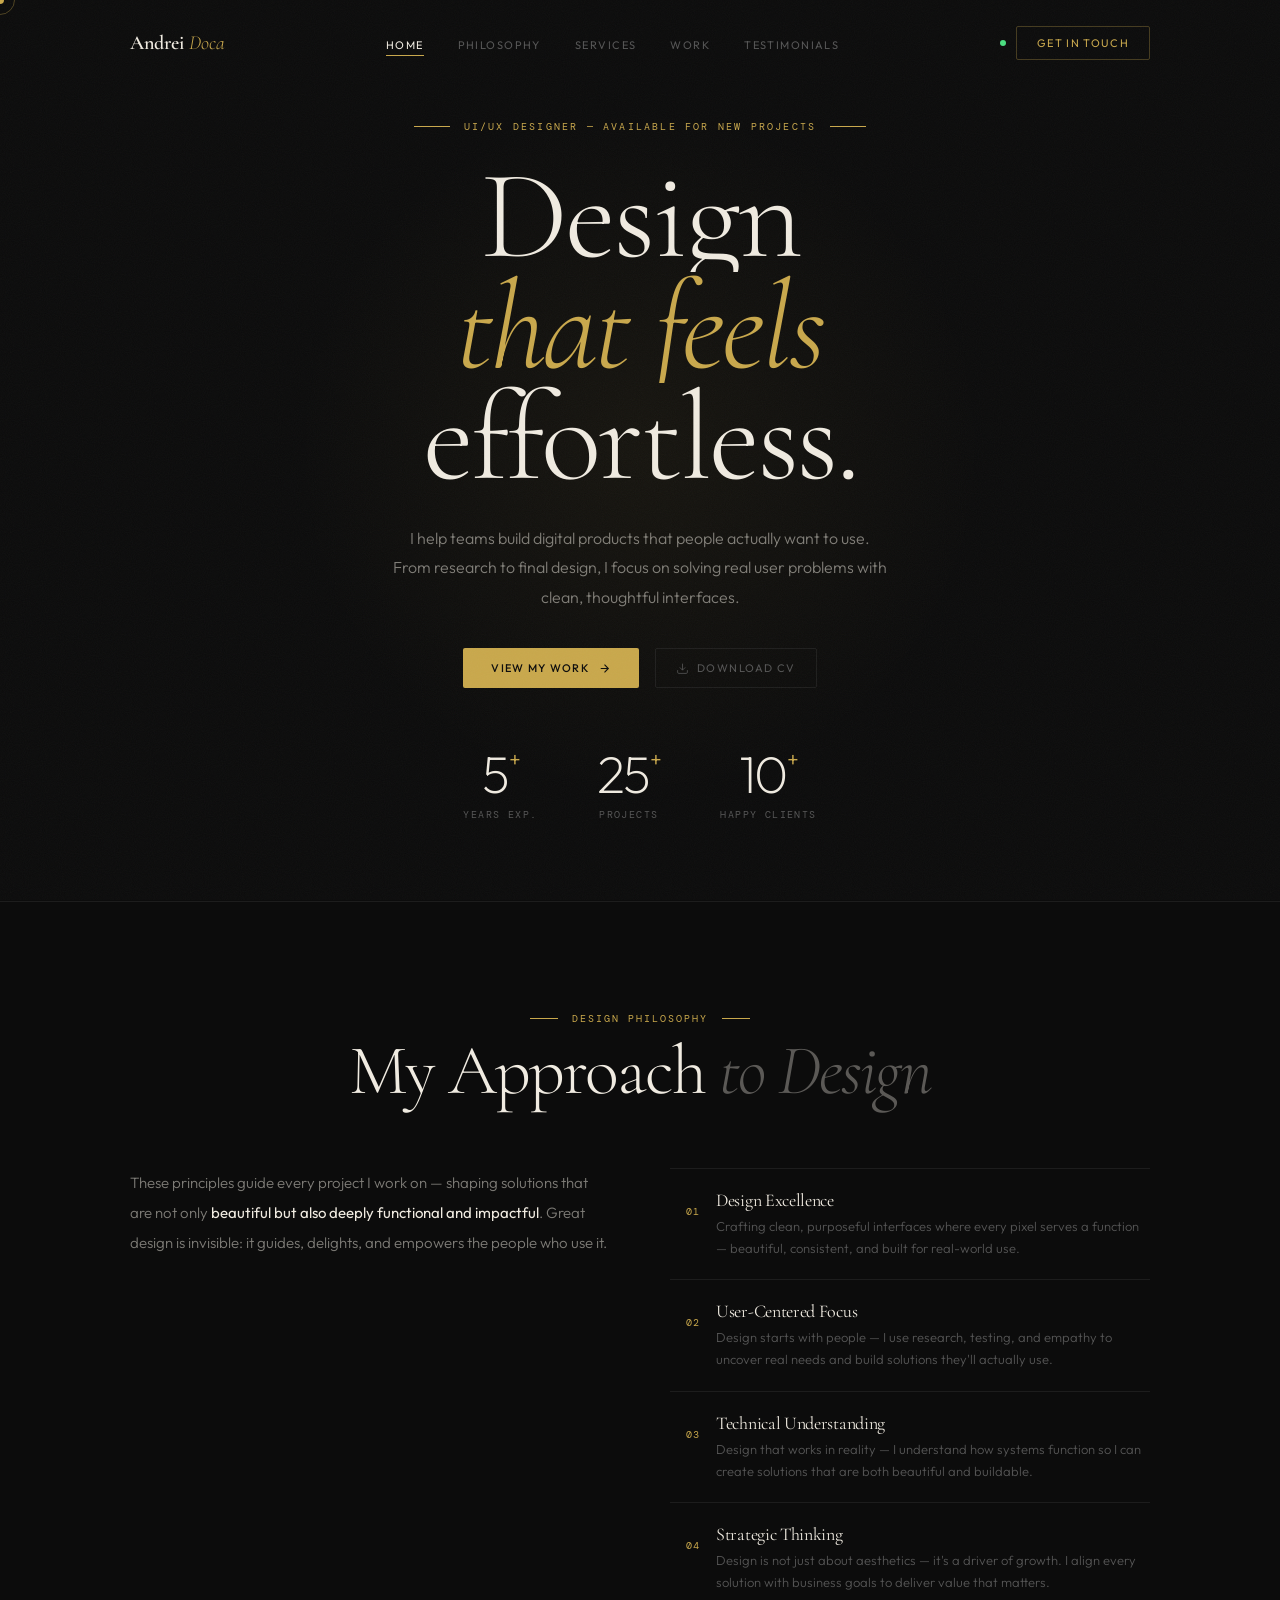
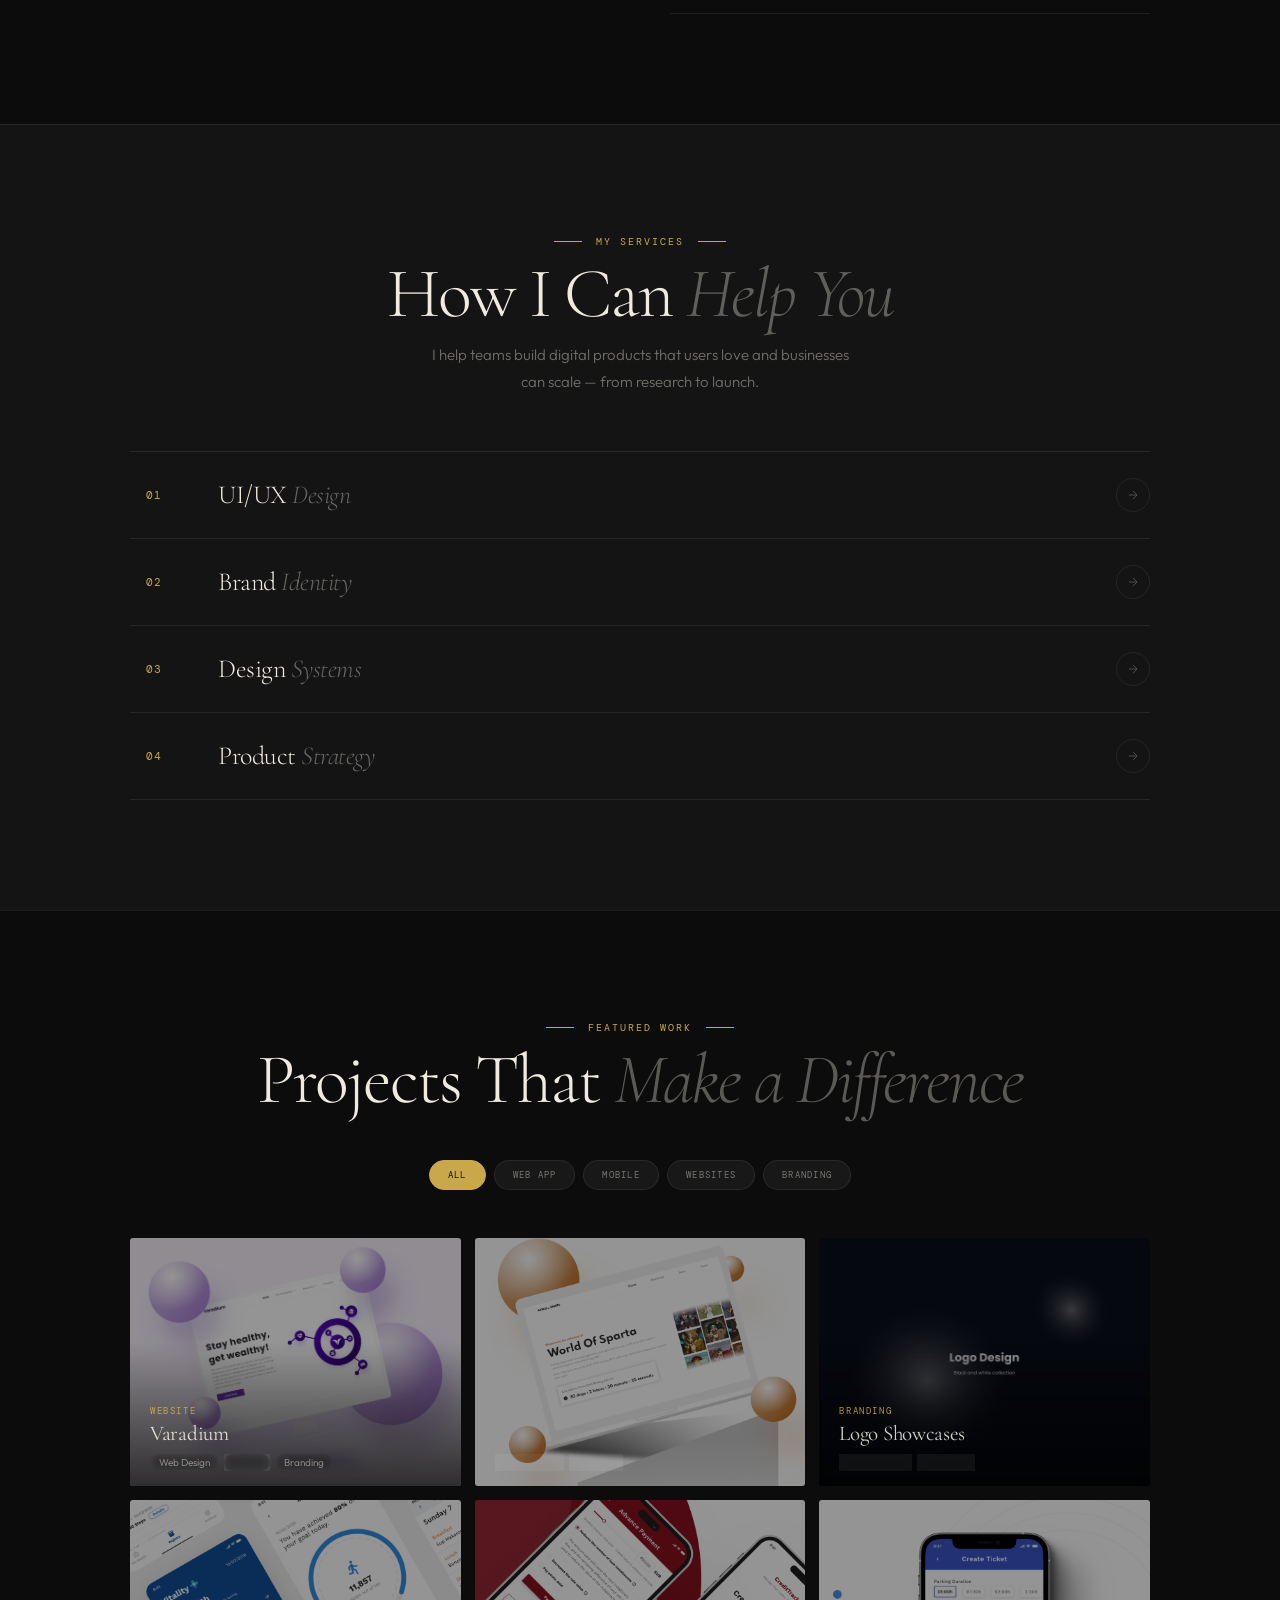
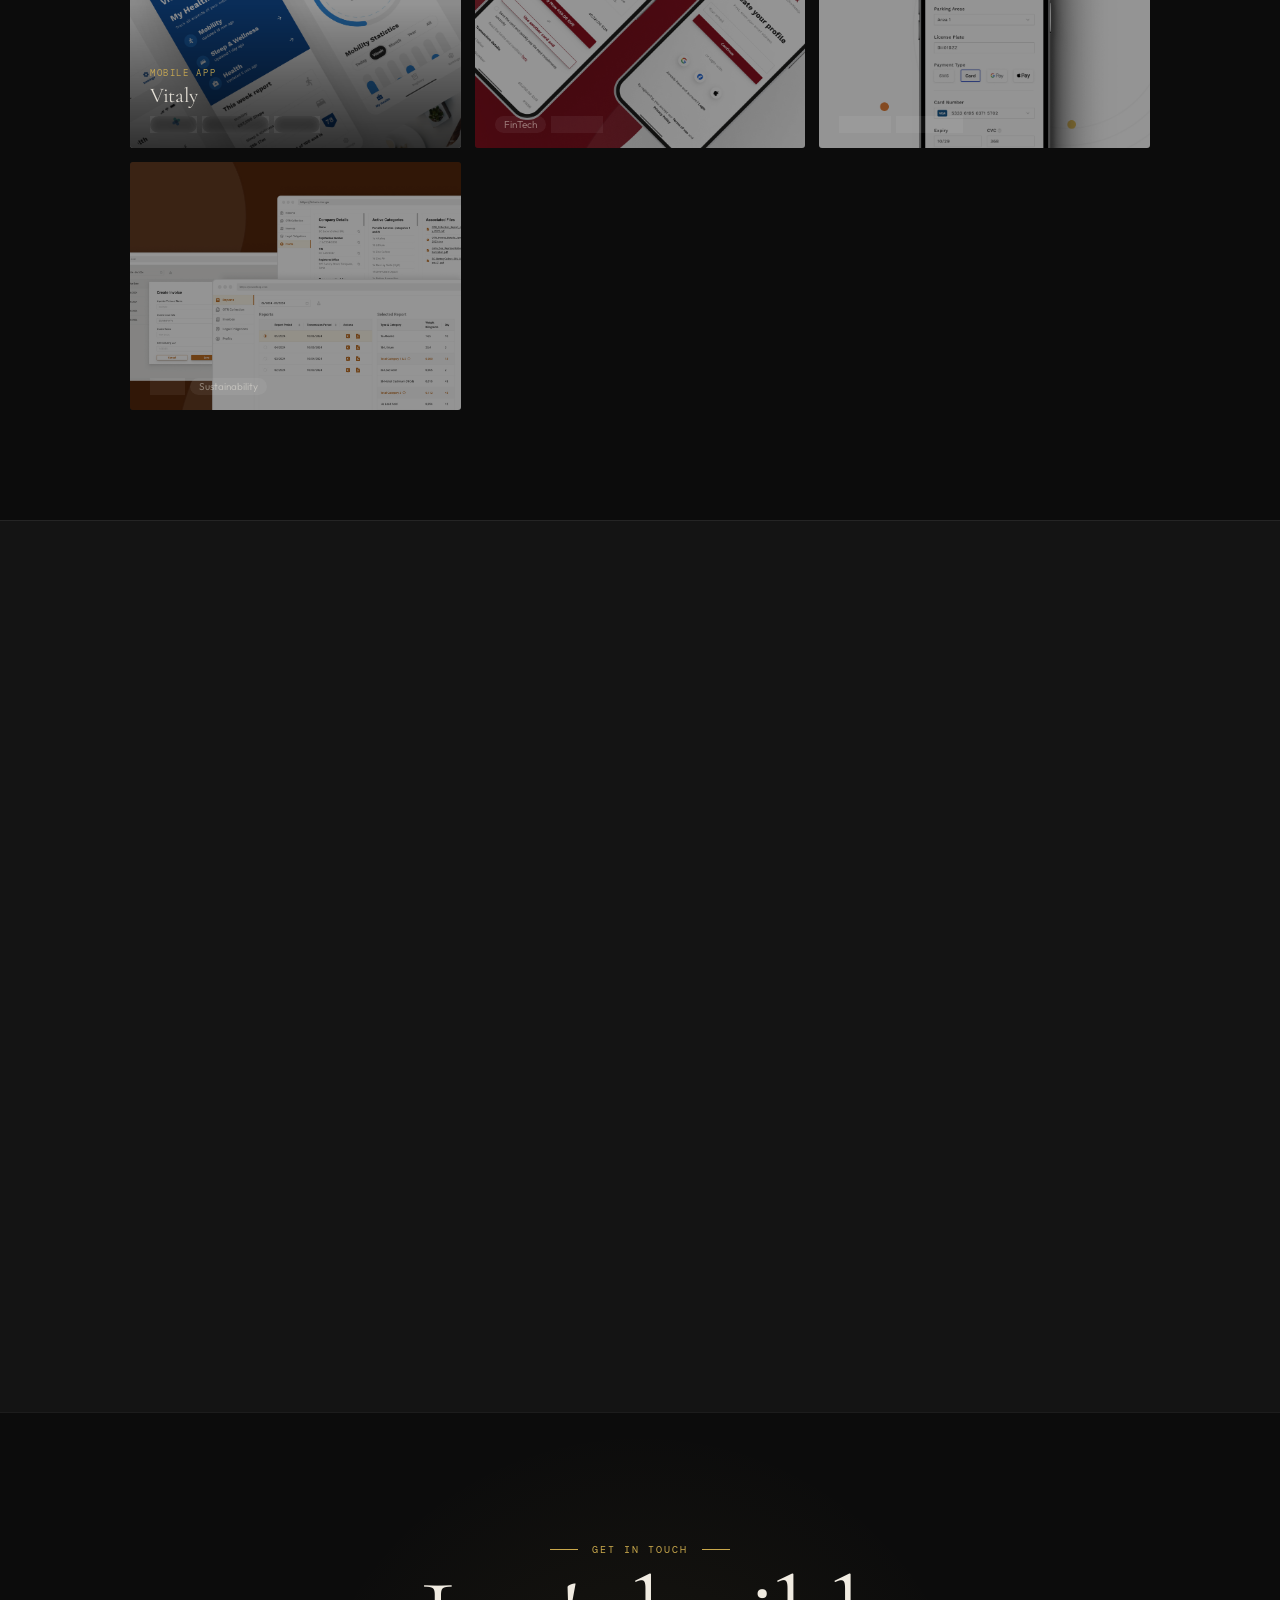
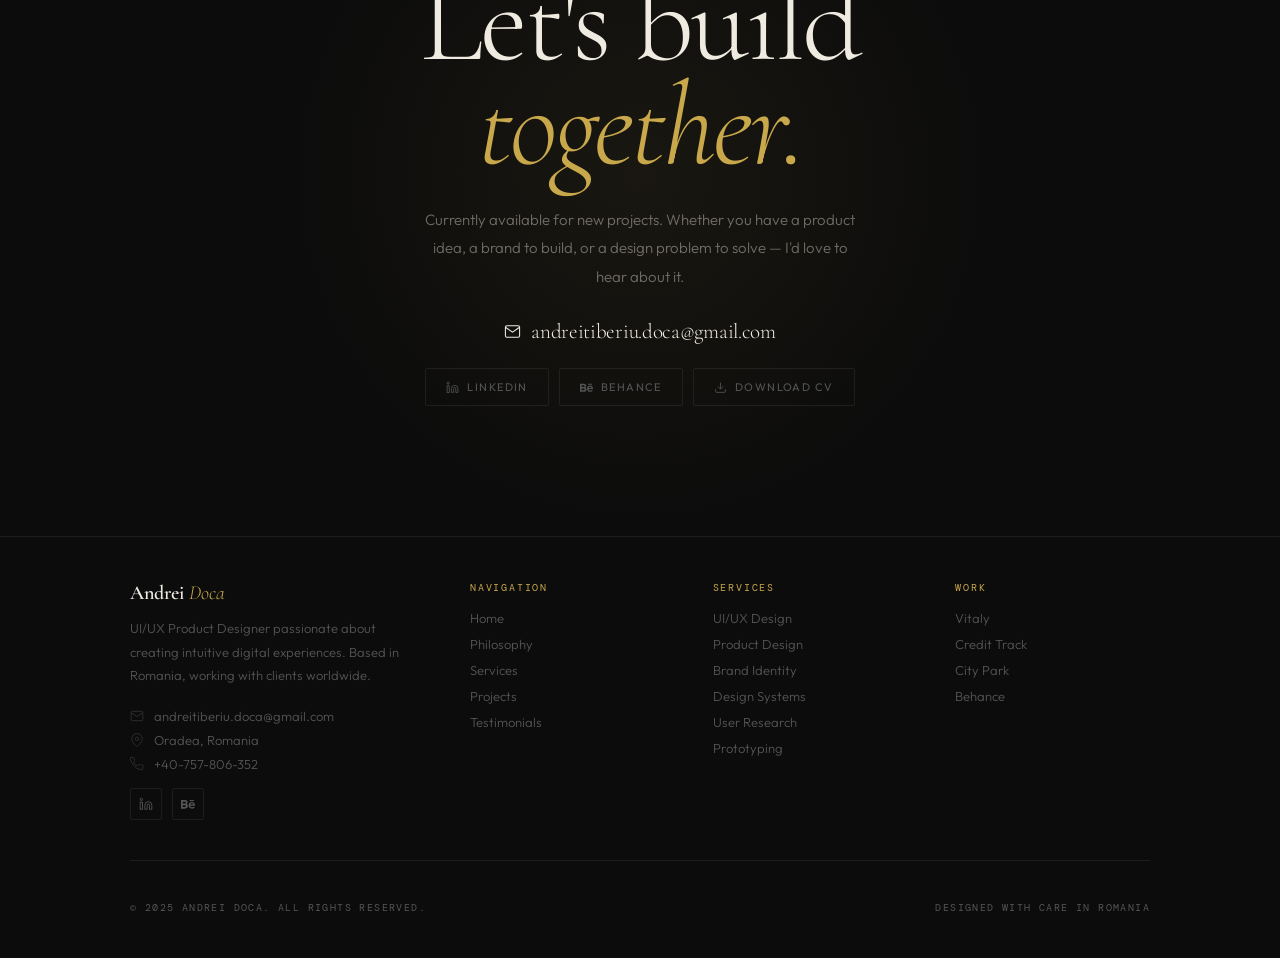
<file: index.html>
<!DOCTYPE html>
<html lang="en">
<head>
<meta charset="UTF-8"/>
<meta name="viewport" content="width=device-width, initial-scale=1.0"/>
<title>Andrei Doca — UI/UX Designer</title>
<link rel="icon" type="image/x-icon" href ="./assets/logo.png?v=2" />
<link rel="stylesheet" href="css/base.css"/>
<link rel="stylesheet" href="css/styles.css"/>

<style> /* fixing cursor bug while hovering over the anchor elements*/ 
  a{   
    cursor: none;
   }

</style>
  
</head>
<body>
<div id="grain"></div><div id="cur"></div><div id="fol"></div>

<nav class="site-nav" id="siteNav">
  <div class="nav-inner" >
    <a href="#home" class="nav-logo">Andrei <em>Doca</em></a>
    <ul class="nav-links" >
      <li><a href="#home">Home</a></li>
      <li><a href="#about">Philosophy</a></li>
      <li><a href="#services">Services</a></li>
      <li><a href="#projects">Work</a></li>
      <li><a href="#testimonials" >Testimonials</a></li>
      
    </ul>
    <div class="nav-right">
      <div class="avail-dot"></div>
      <a href="#contact" class="nav-cta">Get In Touch</a>

    </div>
  </div>
</nav>

<section id="home">
  <div class="hero-glow"></div>
  <div class="hero-inner">
    <div class="hero-eyebrow"><div class="ey-line"></div><div class="ey-text">UI/UX Designer — Available for new projects</div><div class="ey-line"></div></div>
    <h1 class="hero-h1"><span class="h1l">Design</span><span class="h1l"><em class="h1-i">that feels</em></span><span class="h1l">effortless.</span></h1>
    <p class="hero-desc">I help teams build digital products that people actually want to use. From research to final design, I focus on solving real user problems with clean, thoughtful interfaces.</p>
    <div class="hero-btns">
      <a href="#projects" class="btn-gold">View My Work <svg width="13" height="13" viewBox="0 0 24 24" fill="none" stroke="currentColor" stroke-width="2"><path d="M5 12h14M12 5l7 7-7 7"/></svg></a>
      <a href="./assets/cv/Andrei Doca_CV.pdf" download class="btn-outline"><svg width="13" height="13" viewBox="0 0 24 24" fill="none" stroke="currentColor" stroke-width="1.5"><path d="M21 15v4a2 2 0 01-2 2H5a2 2 0 01-2-2v-4M7 10l5 5 5-5M12 15V3"/></svg>Download CV</a>
    </div>
    <div class="hero-stats">
      <div><div class="hs-num">5<span class="hs-plus">+</span></div><div class="hs-lbl">Years Exp.</div></div>
      <div><div class="hs-num">25<span class="hs-plus">+</span></div><div class="hs-lbl">Projects</div></div>
      <div><div class="hs-num">10<span class="hs-plus">+</span></div><div class="hs-lbl">Happy Clients</div></div>
    </div>
  </div>
</section>


  

<section id="about">
  <div class="wrap">
    <div class="about-head rv">
      <div class="sey"><div class="sln"></div><div class="slb">Design Philosophy</div><div class="sln"></div></div>
      <h2 class="sh" style="font-size:clamp(38px,5.5vw,72px)">My Approach <em>to Design</em></h2>
    </div>
    <div class="about-grid" >
      <div class="rv d1">
        <p class="about-text">These principles guide every project I work on — shaping solutions that are not only <strong>beautiful but also deeply functional and impactful</strong>. Great design is invisible: it guides, delights, and empowers the people who use it.</p>
      </div>
      <div class="principles rv d2">
        <div class="principle-row"><div class="pr-num">01</div><div><div class="pr-title">Design Excellence</div><div class="pr-desc">Crafting clean, purposeful interfaces where every pixel serves a function — beautiful, consistent, and built for real-world use.</div></div></div>
        <div class="principle-row"><div class="pr-num">02</div><div><div class="pr-title">User-Centered Focus</div><div class="pr-desc">Design starts with people — I use research, testing, and empathy to uncover real needs and build solutions they'll actually use.</div></div></div>
        <div class="principle-row"><div class="pr-num">03</div><div><div class="pr-title">Technical Understanding</div><div class="pr-desc">Design that works in reality — I understand how systems function so I can create solutions that are both beautiful and buildable.</div></div></div>
        <div class="principle-row"><div class="pr-num">04</div><div><div class="pr-title">Strategic Thinking</div><div class="pr-desc">Design is not just about aesthetics — it's a driver of growth. I align every solution with business goals to deliver value that matters.</div></div></div>
      </div>
    </div>
  </div>
</section>

<section id="services">
  <div class="wrap">
    <div class="services-head rv">
      <div class="sey"><div class="sln"></div><div class="slb">My Services</div><div class="sln"></div></div>
      <h2 class="sh" style="font-size:clamp(38px,5.5vw,72px)">How I Can <em>Help You</em></h2>
      <p class="services-sub-text">I help teams build digital products that users love and businesses can scale — from research to launch.</p>
    </div>
  </div>
  <div class="accordion rv d1">
    <div class="acc-item">
      <button class="acc-header" aria-expanded="true"><span class="acc-num">01</span><span class="acc-title">UI/UX <em>Design</em></span><span class="acc-arrow"><svg width="14" height="14" viewBox="0 0 24 24" fill="none" stroke="currentColor" stroke-width="1.5"><path d="M5 12h14M12 5l7 7-7 7"/></svg></span></button>
      <div class="acc-body"><div class="acc-content" ><div><p class="acc-desc">End-to-end product design for SaaS, B2B, and B2C applications. I guide projects from user research through to implementation, ensuring seamless collaboration with developers and clear communication with stakeholders.</p><div class="acc-tags"><span class="acc-tag">User Research &amp; Testing</span><span class="acc-tag">Wireframes &amp; User Flows</span><span class="acc-tag">Design Systems</span><span class="acc-tag">Web App Design</span><span class="acc-tag">Client Communication</span><span class="acc-tag">Developer Handoff</span></div></div><div class="acc-sub-services"><div class="acc-sub-item"><div class="acc-sub-dot"></div><div><div class="acc-sub-title">Client Collaboration</div><div class="acc-sub-desc">Aligned from day one — I keep you in the loop, not in the dark.</div></div></div><div class="acc-sub-item"><div class="acc-sub-dot"></div><div><div class="acc-sub-title">Complete Process</div><div class="acc-sub-desc">From research to handoff — I own the journey, so you don't have to.</div></div></div><div class="acc-sub-item"><div class="acc-sub-dot"></div><div><div class="acc-sub-title">Design Systems</div><div class="acc-sub-desc">Built for scale — consistent, reusable, and brand-aligned.</div></div></div></div></div></div>
    </div>
    <div class="acc-item">
      <button class="acc-header" aria-expanded="false"><span class="acc-num">02</span><span class="acc-title">Brand <em>Identity</em></span><span class="acc-arrow"><svg width="14" height="14" viewBox="0 0 24 24" fill="none" stroke="currentColor" stroke-width="1.5"><path d="M5 12h14M12 5l7 7-7 7"/></svg></span></button>
      <div class="acc-body"><div class="acc-content"><div><p class="acc-desc">I create cohesive brand identities that reflect your business's purpose and resonate with your audience. From logo to visual language, I ensure every element works together — so your brand feels strong, consistent, and authentic.</p><div class="acc-tags"><span class="acc-tag">Logo Design</span><span class="acc-tag">Visual Identity</span><span class="acc-tag">Brand Guidelines</span><span class="acc-tag">Brand Assets</span></div></div><div class="acc-sub-services"><div class="acc-sub-item"><div class="acc-sub-dot"></div><div><div class="acc-sub-title">Visual Identity</div><div class="acc-sub-desc">Memorable visuals that tell your story — from colors to typography.</div></div></div><div class="acc-sub-item"><div class="acc-sub-dot"></div><div><div class="acc-sub-title">Brand Guidelines</div><div class="acc-sub-desc">Clear rules for consistent use — so your brand stays strong across all touchpoints.</div></div></div><div class="acc-sub-item"><div class="acc-sub-dot"></div><div><div class="acc-sub-title">Complementary Service</div><div class="acc-sub-desc">The perfect match for UI/UX projects — when your product needs a voice.</div></div></div></div></div></div>
    </div>
    <div class="acc-item">
      <button class="acc-header" aria-expanded="false"><span class="acc-num">03</span><span class="acc-title">Design <em>Systems</em></span><span class="acc-arrow"><svg width="14" height="14" viewBox="0 0 24 24" fill="none" stroke="currentColor" stroke-width="1.5"><path d="M5 12h14M12 5l7 7-7 7"/></svg></span></button>
      <div class="acc-body"><div class="acc-content"><div><p class="acc-desc">Scalable, reusable component libraries that keep your product consistent across all surfaces and teams. I build systems that grow with your product and reduce design debt from day one.</p><div class="acc-tags"><span class="acc-tag">Components</span><span class="acc-tag">Design Tokens</span><span class="acc-tag">Documentation</span><span class="acc-tag">Figma Libraries</span></div></div><div class="acc-sub-services"><div class="acc-sub-item"><div class="acc-sub-dot"></div><div><div class="acc-sub-title">Component Architecture</div><div class="acc-sub-desc">Atomic design principles — building blocks that scale beautifully.</div></div></div><div class="acc-sub-item"><div class="acc-sub-dot"></div><div><div class="acc-sub-title">Token Management</div><div class="acc-sub-desc">Design tokens for color, typography, spacing — the single source of truth.</div></div></div></div></div></div>
    </div>
    <div class="acc-item">
      <button class="acc-header" aria-expanded="false"><span class="acc-num">04</span><span class="acc-title">Product <em>Strategy</em></span><span class="acc-arrow"><svg width="14" height="14" viewBox="0 0 24 24" fill="none" stroke="currentColor" stroke-width="1.5"><path d="M5 12h14M12 5l7 7-7 7"/></svg></span></button>
      <div class="acc-body"><div class="acc-content"><div><p class="acc-desc">Design strategy consulting for product teams that want to move faster and with more clarity. I help align stakeholders, define product vision, and translate business goals into actionable design roadmaps.</p><div class="acc-tags"><span class="acc-tag">Consulting</span><span class="acc-tag">Roadmaps</span><span class="acc-tag">Workshops</span><span class="acc-tag">Stakeholder Alignment</span></div></div><div class="acc-sub-services"><div class="acc-sub-item"><div class="acc-sub-dot"></div><div><div class="acc-sub-title">Design Audits</div><div class="acc-sub-desc">In-depth review of your current product — finding gaps and opportunities.</div></div></div><div class="acc-sub-item"><div class="acc-sub-dot"></div><div><div class="acc-sub-title">Workshops</div><div class="acc-sub-desc">Collaborative sessions that align your team and accelerate decision making.</div></div></div></div></div></div>
    </div>
  </div>
</section>

<section id="projects">
  <div class="wrap">
    <div class="projects-head rv"><div class="sey"><div class="sln"></div><div class="slb">Featured Work</div><div class="sln"></div></div><h2 class="sh" style="font-size:clamp(38px,5.5vw,72px)">Projects That <em>Make a Difference</em></h2></div>
    <div class="filter-bar rv d1">
      <button class="filter-btn active" data-filter="all">All</button>
      <button class="filter-btn" data-filter="web-app">Web App</button>
      <button class="filter-btn" data-filter="mobile">Mobile</button>
      <button class="filter-btn" data-filter="websites">Websites</button>
      <button class="filter-btn" data-filter="logos">Branding</button>
    </div>
    <div class="projects-grid">
      <div class="project-card rv" data-category="websites" data-href="https://www.behance.net/gallery/183413317/Varadium-Crypto-Coin-Homepage-Website-Design"><img src="assets/images/Desktop_Picture_1.png" alt="Varadium" loading="lazy"/><div class="proj-overlay"><div class="proj-cat">Website</div><div class="proj-name">Varadium</div><div class="proj-pills"><span class="proj-pill">Web Design</span><span class="proj-pill">UI/UX</span><span class="proj-pill">Branding</span></div></div></div>
      <div class="project-card rv d1" data-category="websites" data-href="https://www.behance.net/gallery/138821625/World-Of-Sparta-NFT-project-Website-design"><img src="assets/images/Desktop_Picture_2.png" alt="World of Sparta" loading="lazy"/><div class="proj-overlay"><div class="proj-cat">Website</div><div class="proj-name">World of Sparta</div><div class="proj-pills"><span class="proj-pill">Web Design</span><span class="proj-pill">Gaming</span></div></div></div>
      <div class="project-card rv d2" data-category="logos" data-href="https://www.behance.net/gallery/183293669/Logo-Design-Collection"><img src="assets/images/Logos.png" alt="Logo Showcases" loading="lazy"/><div class="proj-overlay"><div class="proj-cat">Branding</div><div class="proj-name">Logo Showcases</div><div class="proj-pills"><span class="proj-pill">Logo Design</span><span class="proj-pill">Branding</span></div></div></div>
      <div class="project-card rv d1" data-category="mobile" data-href="usecases/vitaly.html"><img src="assets/images/Mobile_Picture_2.png" alt="Vitaly" loading="lazy"/><div class="proj-overlay"><div class="proj-cat">Mobile App</div><div class="proj-name">Vitaly</div><div class="proj-pills"><span class="proj-pill">Mobile</span><span class="proj-pill">Healthcare</span><span class="proj-pill">UI/UX</span></div></div></div>
      <div class="project-card rv d2" data-category="mobile" data-href="usecases/credit_track.html"><img src="assets/images/Mobile_Picture_3.jpg" alt="Credit Track" loading="lazy"/><div class="proj-overlay"><div class="proj-cat">Mobile App</div><div class="proj-name">Credit Track</div><div class="proj-pills"><span class="proj-pill">FinTech</span><span class="proj-pill">Finance</span></div></div></div>
      <div class="project-card rv d3" data-category="mobile" data-href="usecases/citypark.html"><img src="assets/images/Mobile_Picture_1.png" alt="City Park" loading="lazy"/><div class="proj-overlay"><div class="proj-cat">Mobile App</div><div class="proj-name">City Park</div><div class="proj-pills"><span class="proj-pill">Parking</span><span class="proj-pill">Smart City</span></div></div></div>
      <div class="project-card rv d3" data-category="web-app" data-href="usecases/powerloop.html"><img src="assets/images/WebApp_Picture_1.jpg" alt="PowerLoop" loading="lazy"/><div class="proj-overlay"><div class="proj-cat">Web App</div><div class="proj-name">PowerLoop</div><div class="proj-pills"><span class="proj-pill">B2B</span><span class="proj-pill">Sustainability</span></div></div></div>
    </div>
  </div>
</section>

<section id="testimonials">
  <div class="wrap">
    <div class="test-head rv"><div class="sey"><div class="sln"></div><div class="slb">Client Testimonials</div><div class="sln"></div></div><h2 class="sh" style="font-size:clamp(38px,5.5vw,72px)">What Clients <em>Say</em></h2></div>
    <div class="carousel-wrap rv d1">
      <div class="carousel-slides" id="cSlides">
        <div class="c-slide active">  <p class="c-quote"><span class="q">"</span>I've worked with Andrei on several projects, and it's always been a smooth and productive experience. He's a skilled UI/UX designer with a great eye for design and a strong understanding of user needs. Andrei is collaborative, proactive, and consistently delivers high-quality work. I'd gladly work with him again and highly recommend him.<span class="q">"</span></p><div class="c-author"><div class="c-avatar">IA</div><div class="c-name">Iulian Anghelache</div><div class="c-role">Founder &amp; CEO — CanaryTech &amp; GrooveCV</div></div></div>
        <div class="c-slide">  <p class="c-quote"><span class="q">"</span>I had the pleasure of working with Andrei on my recent project, and I couldn’t be happier with the experience. Andrei’s work ethic is truly impressive, he consistently went above and beyond to ensure everything was completed to the highest standard. His attention to detail, technical expertise, and creative problem-solving made a huge difference in the success of the project. I’m grateful for his dedication and highly recommend Andrei to anyone looking for a talented and reliable professional.<span class="q">"</span></p><div class="c-author"><div class="c-avatar" style="background:linear-gradient(135deg,#C97A4C,#E8A87A)">HA</div><div class="c-name">Hassan Abusalih</div><div class="c-role">CFO — FoodiZone</div></div></div>
        <div class="c-slide">  <p class="c-quote"><span class="q">"</span>I worked with Andrei on a design project and he was great. He brought creative ideas and was always ready to make changes until everything looked perfect. Easy to work with and very committed. I definitely recommend Andrei if you need a good designer.<span class="q">"</span></p><div class="c-author"><div class="c-avatar" style="background:linear-gradient(135deg,#C97A4C,#E8A87A)">IB</div><div class="c-name">Ioana Mihaela Bucur</div><div class="c-role">Agile Delivery Lead — Computacenter Romania</div></div></div>
        <div class="c-slide">  <p class="c-quote"><span class="q">"</span>Andrei is great to work with. The talent and passion he brings to the table are great addition to every project. His attention to detail and overall design process result in real customer satisfaction.<span class="q">"</span></p><div class="c-author"><div class="c-avatar" style="background:linear-gradient(135deg,#C97A4C,#E8A87A)">GW</div><div class="c-name">Gabriel W.</div><div class="c-role">Copywriter</div></div></div>
        <div class="c-slide">  <p class="c-quote"><span class="q">"</span>I had the pleasure of collaborating with Andrei, a talented UI/UX designer. His creativity and eye for detail always shine through in his work.
Andrei is unique because of his fantastic personality. He is incredibly kind, accessible, and a true team player. He actively solicits feedback from others, appreciating all viewpoints and encouraging a collaborative environment. He is a pleasure to deal with due to his upbeat attitude and desire to go above and beyond.<span class="q">"</span></p><div class="c-author"><div class="c-avatar" style="background:linear-gradient(135deg,#C97A4C,#E8A87A)">OC</div><div class="c-name">Oana Curpas</div><div class="c-role">HR & Recruiting Manager</div></div></div>
 

      </div>
      <div class="carousel-controls">
        <button class="c-btn" id="cPrev"><svg viewBox="0 0 24 24" fill="none" stroke="currentColor" stroke-width="1.5"><path d="M19 12H5M12 5l-7 7 7 7"/></svg></button>
        <div class="c-dots" id="cDots"></div>
        <button class="c-btn" id="cNext"><svg viewBox="0 0 24 24" fill="none" stroke="currentColor" stroke-width="1.5"><path d="M5 12h14M12 5l7 7-7 7"/></svg></button>
      </div>
    </div>
  </div>
</section>

<section id="contact">
  <div class="contact-glow"></div>
  <div class="contact-inner rv">
    <div class="sey"><div class="sln"></div><div class="slb">Get In Touch</div><div class="sln"></div></div>
    <div class="contact-big">Let's build<br><em>together.</em></div>
    <p class="contact-desc">Currently available for new projects. Whether you have a product idea, a brand to build, or a design problem to solve — I'd love to hear about it.</p>
    <a href="mailto:andreitiberiu.doca@gmail.com" class="contact-email"><svg viewBox="0 0 24 24" fill="none" stroke="currentColor" stroke-width="1.5"><path d="M4 4h16c1.1 0 2 .9 2 2v12c0 1.1-.9 2-2 2H4c-1.1 0-2-.9-2-2V6c0-1.1.9-2 2-2z"/><polyline points="22,6 12,13 2,6"/></svg>andreitiberiu.doca@gmail.com</a>
    <div class="contact-links">
      <a href="https://www.linkedin.com/in/andreidoca/" target="_blank" class="btn-outline"><svg width="13" height="13" viewBox="0 0 24 24" fill="none" stroke="currentColor" stroke-width="1.5"><path d="M16 8a6 6 0 016 6v7h-4v-7a2 2 0 00-2-2 2 2 0 00-2 2v7h-4v-7a6 6 0 016-6z"/><rect x="2" y="9" width="4" height="12"/><circle cx="4" cy="4" r="2"/></svg>LinkedIn</a>
      <a href="https://www.behance.net/DocaAndrei" target="_blank" class="btn-outline"><svg width="13" height="13" viewBox="0 0 24 24" fill="currentColor"><path d="M22 7h-7V5h7v2zm1.726 10c-.442 1.297-2.029 3-5.101 3-3.074 0-5.564-1.729-5.564-5.675 0-3.91 2.325-5.92 5.466-5.92 3.082 0 4.964 1.782 5.375 4.426.078.506.109 1.188.095 2.14H15.97c.13 3.211 3.483 3.312 4.588 2.029h3.168zm-7.686-4h4.965c-.105-1.547-1.136-2.219-2.477-2.219-1.466 0-2.277.768-2.488 2.219zm-9.574 6.988H0V5.021h6.953c5.476.081 5.58 5.444 2.72 6.906 3.461 1.26 3.577 8.061-3.207 8.061zM3 11h3.584c2.508 0 2.906-3-.312-3H3v3zm3.391 3H3v3.016h3.341c3.055 0 2.868-3.016.05-3.016z"/></svg>Behance</a>
      <a href="./assets/cv/Andrei Doca_CV.pdf" download class="btn-outline"><svg width="13" height="13" viewBox="0 0 24 24" fill="none" stroke="currentColor" stroke-width="1.5"><path d="M21 15v4a2 2 0 01-2 2H5a2 2 0 01-2-2v-4M7 10l5 5 5-5M12 15V3"/></svg>Download CV</a>
    </div>
  </div>
</section>

<footer class="site-footer">
  <div class="footer-inner">
    <div class="footer-top">
      <div class="footer-brand">
        <a href="#home" class="footer-brand-title">Andrei <em>Doca</em></a>
        <p class="footer-brand-desc">UI/UX Product Designer passionate about creating intuitive digital experiences. Based in Romania, working with clients worldwide.</p>
        <div class="footer-contacts">
          <div class="footer-contact-row"><svg viewBox="0 0 24 24" fill="none" stroke="currentColor" stroke-width="1.5"><path d="M4 4h16c1.1 0 2 .9 2 2v12c0 1.1-.9 2-2 2H4c-1.1 0-2-.9-2-2V6c0-1.1.9-2 2-2z"/><polyline points="22,6 12,13 2,6"/></svg>andreitiberiu.doca@gmail.com</div>
          <div class="footer-contact-row"><svg viewBox="0 0 24 24" fill="none" stroke="currentColor" stroke-width="1.5"><path d="M21 10c0 7-9 13-9 13s-9-6-9-13a9 9 0 0118 0z"/><circle cx="12" cy="10" r="3"/></svg>Oradea, Romania</div>
          <div class="footer-contact-row"><svg viewBox="0 0 24 24" fill="none" stroke="currentColor" stroke-width="1.5"><path d="M22 16.92v3a2 2 0 01-2.18 2 19.79 19.79 0 01-8.63-3.07A19.5 19.5 0 013.07 9.5a19.79 19.79 0 01-3.07-8.67A2 2 0 012 .84h3a2 2 0 012 1.72c.127.96.361 1.903.7 2.81a2 2 0 01-.45 2.11L6.09 8.91a16 16 0 006 6l1.27-1.27a2 2 0 012.11-.45c.907.339 1.85.573 2.81.7A2 2 0 0122 16.92z"/></svg>+40-757-806-352</div>
        </div>
        <div class="footer-socials">
          <a href="https://www.linkedin.com/in/andreidoca/" target="_blank" class="footer-social"><svg viewBox="0 0 24 24" fill="none" stroke="currentColor" stroke-width="1.5"><path d="M16 8a6 6 0 016 6v7h-4v-7a2 2 0 00-2-2 2 2 0 00-2 2v7h-4v-7a6 6 0 016-6z"/><rect x="2" y="9" width="4" height="12"/><circle cx="4" cy="4" r="2"/></svg></a>
          <a href="https://www.behance.net/DocaAndrei" target="_blank" class="footer-social"><svg viewBox="0 0 24 24" fill="currentColor"><path d="M22 7h-7V5h7v2zm1.726 10c-.442 1.297-2.029 3-5.101 3-3.074 0-5.564-1.729-5.564-5.675 0-3.91 2.325-5.92 5.466-5.92 3.082 0 4.964 1.782 5.375 4.426.078.506.109 1.188.095 2.14H15.97c.13 3.211 3.483 3.312 4.588 2.029h3.168zm-7.686-4h4.965c-.105-1.547-1.136-2.219-2.477-2.219-1.466 0-2.277.768-2.488 2.219zm-9.574 6.988H0V5.021h6.953c5.476.081 5.58 5.444 2.72 6.906 3.461 1.26 3.577 8.061-3.207 8.061zM3 11h3.584c2.508 0 2.906-3-.312-3H3v3zm3.391 3H3v3.016h3.341c3.055 0 2.868-3.016.05-3.016z"/></svg></a>
        </div>
        
      </div>
      <div><div class="footer-col-title">Navigation</div><div class="footer-col-links"><a href="#home">Home</a><a href="#about">Philosophy</a><a href="#services">Services</a><a href="#projects">Projects</a><a href="#testimonials">Testimonials</a></div></div>
      <div><div class="footer-col-title">Services</div><div class="footer-col-links"><a href="#services">UI/UX Design</a><a href="#services">Product Design</a><a href="#services">Brand Identity</a><a href="#services">Design Systems</a><a href="#services">User Research</a><a href="#services">Prototyping</a></div></div>
      <div><div class="footer-col-title">Work</div><div class="footer-col-links"><a href="usecases/vitaly.html">Vitaly</a><a href="usecases/credit_track.html">Credit Track</a><a href="usecases/citypark.html">City Park</a><a href="https://www.behance.net/DocaAndrei" target="_blank">Behance</a></div></div>
    </div>
    <div class="footer-bottom"><span class="footer-copy">© 2025 Andrei Doca. All Rights Reserved.</span><span class="footer-copy">Designed with care in Romania</span></div>
  </div>
</footer>

<script src = "js/scripts.js" defer></script>
</body>
</html>
</file>
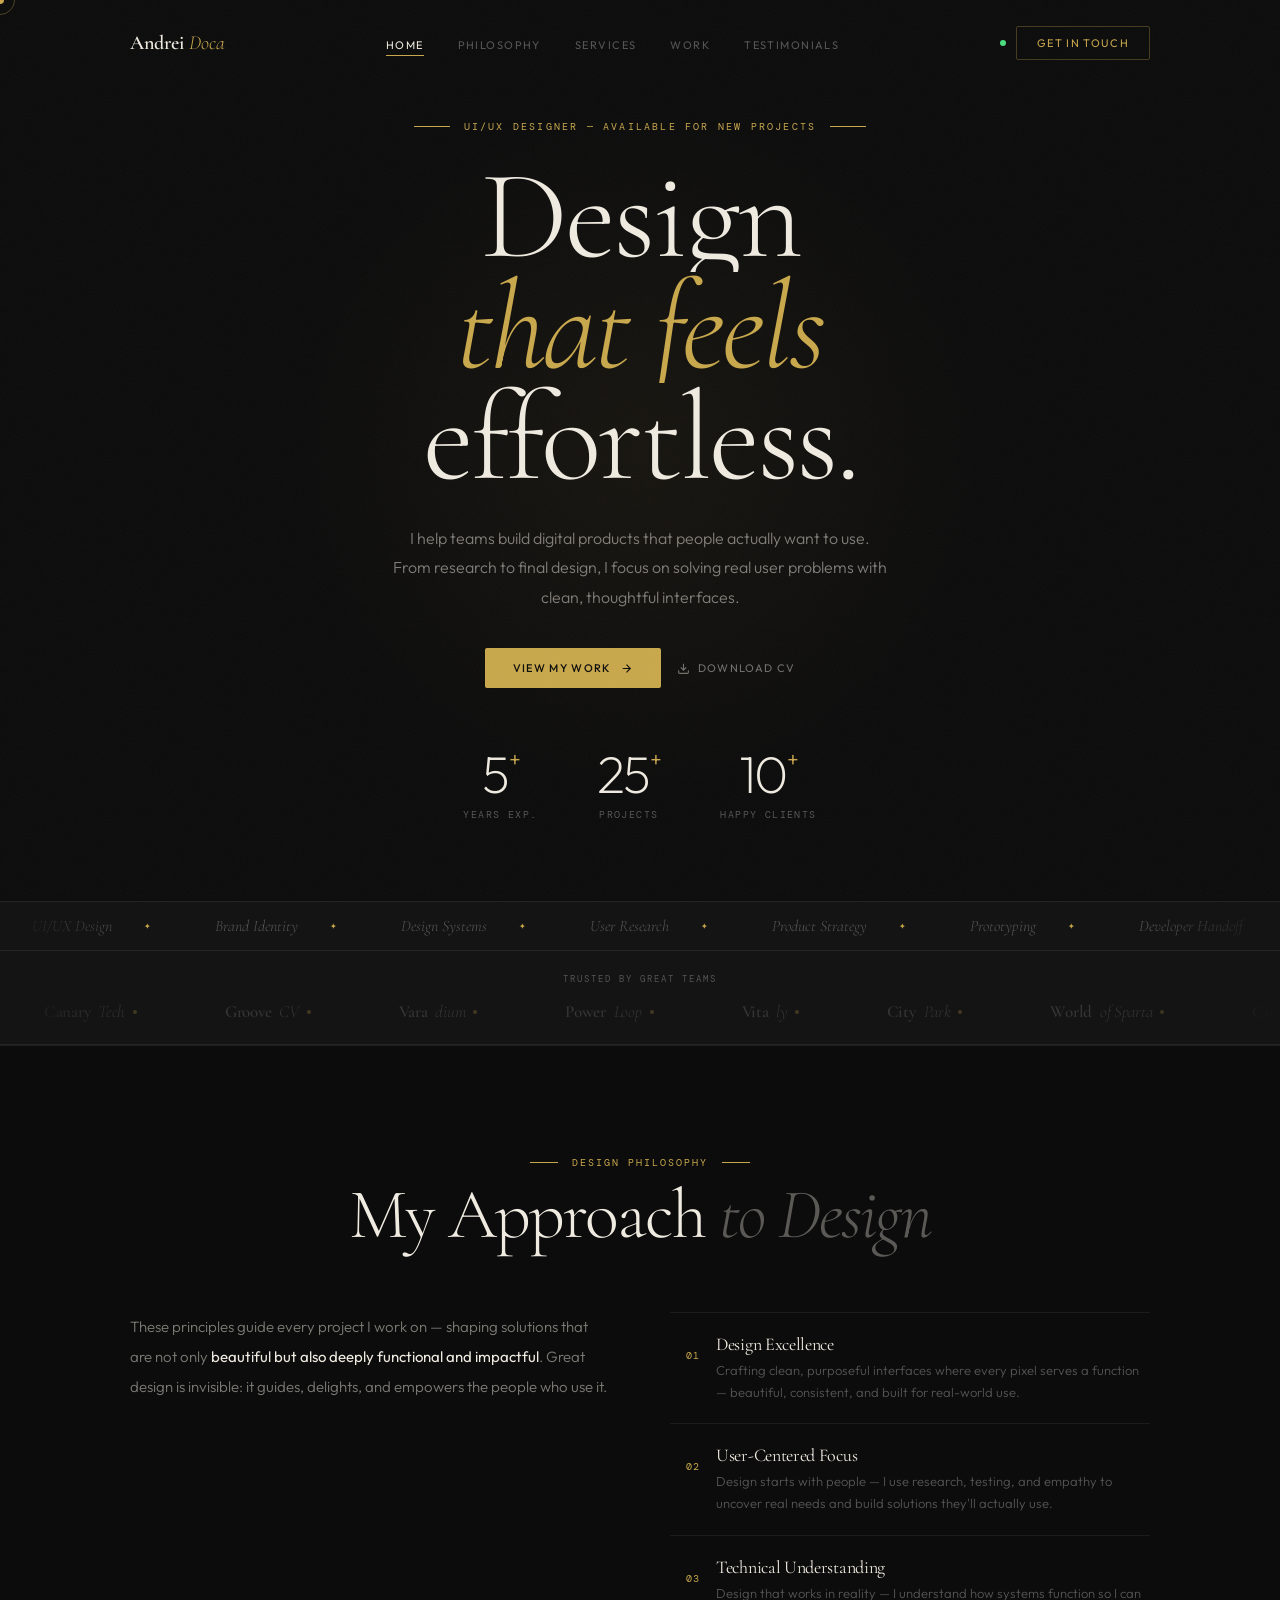
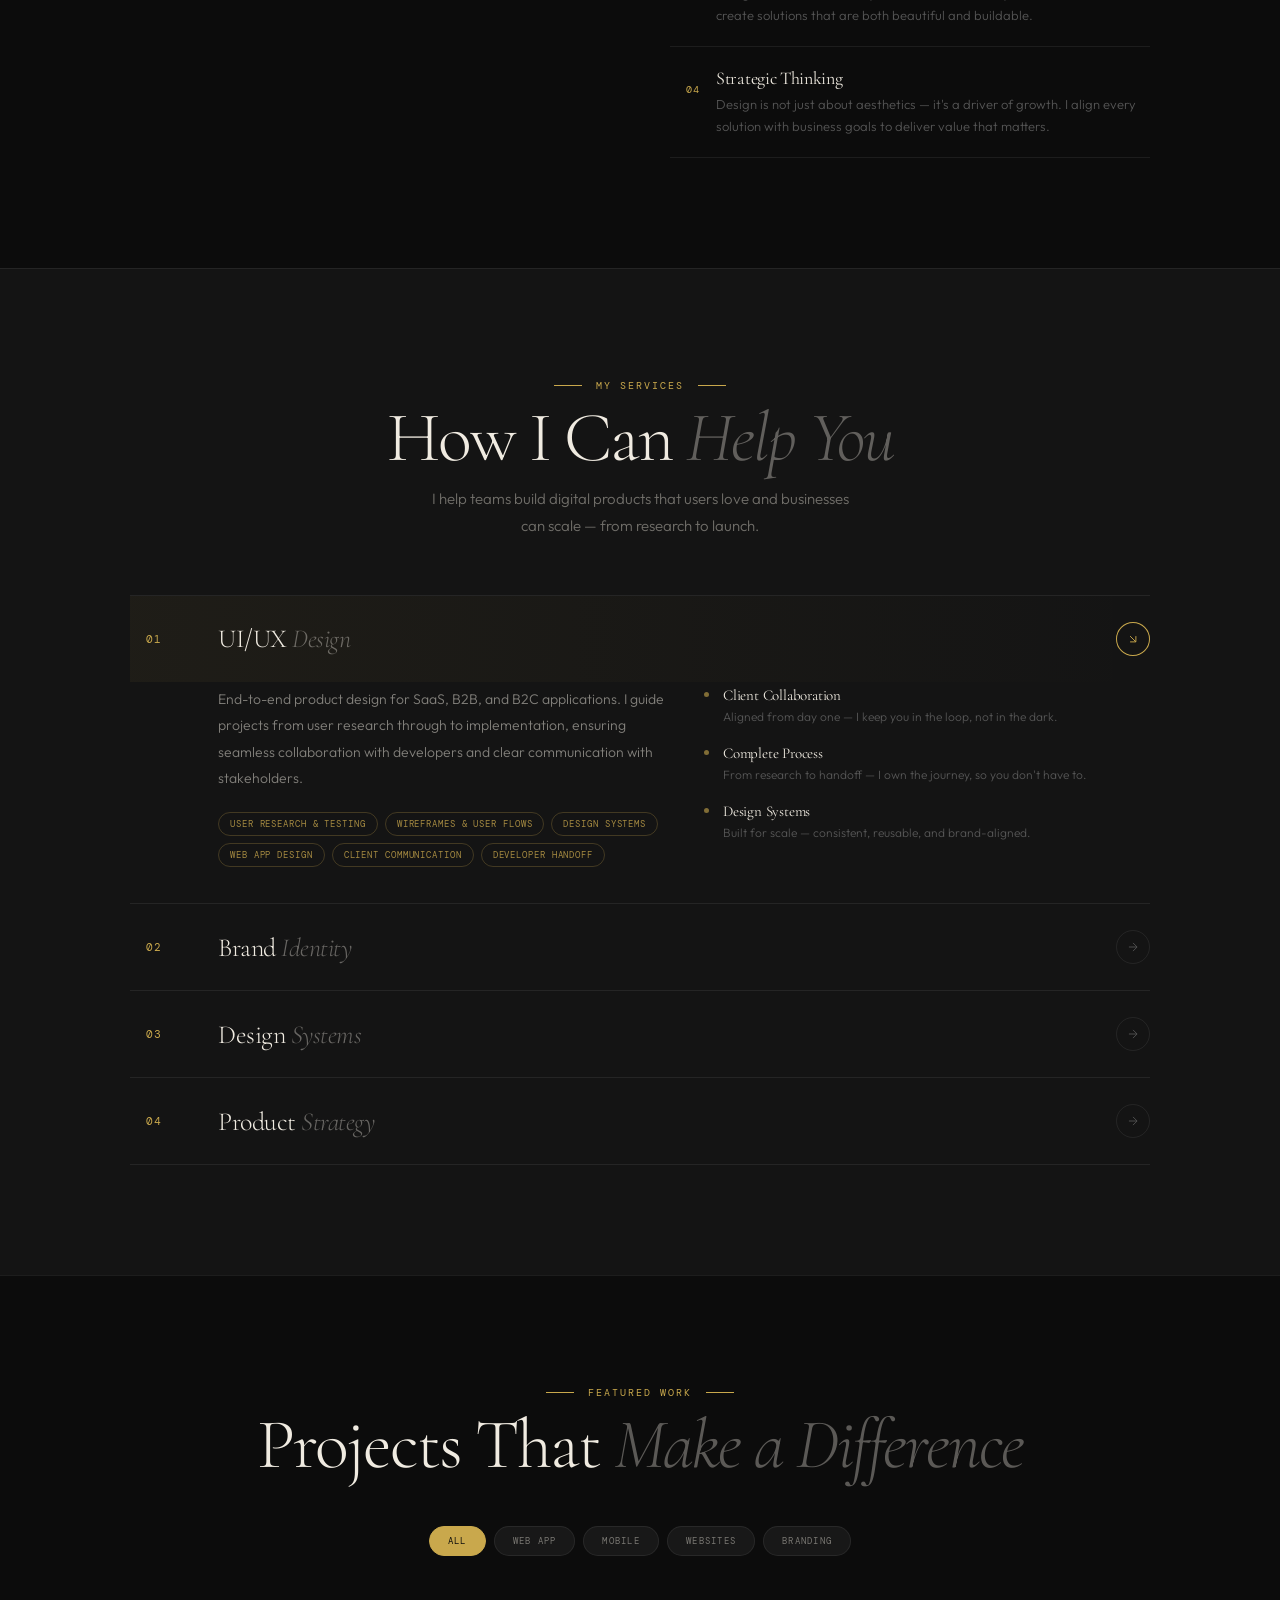
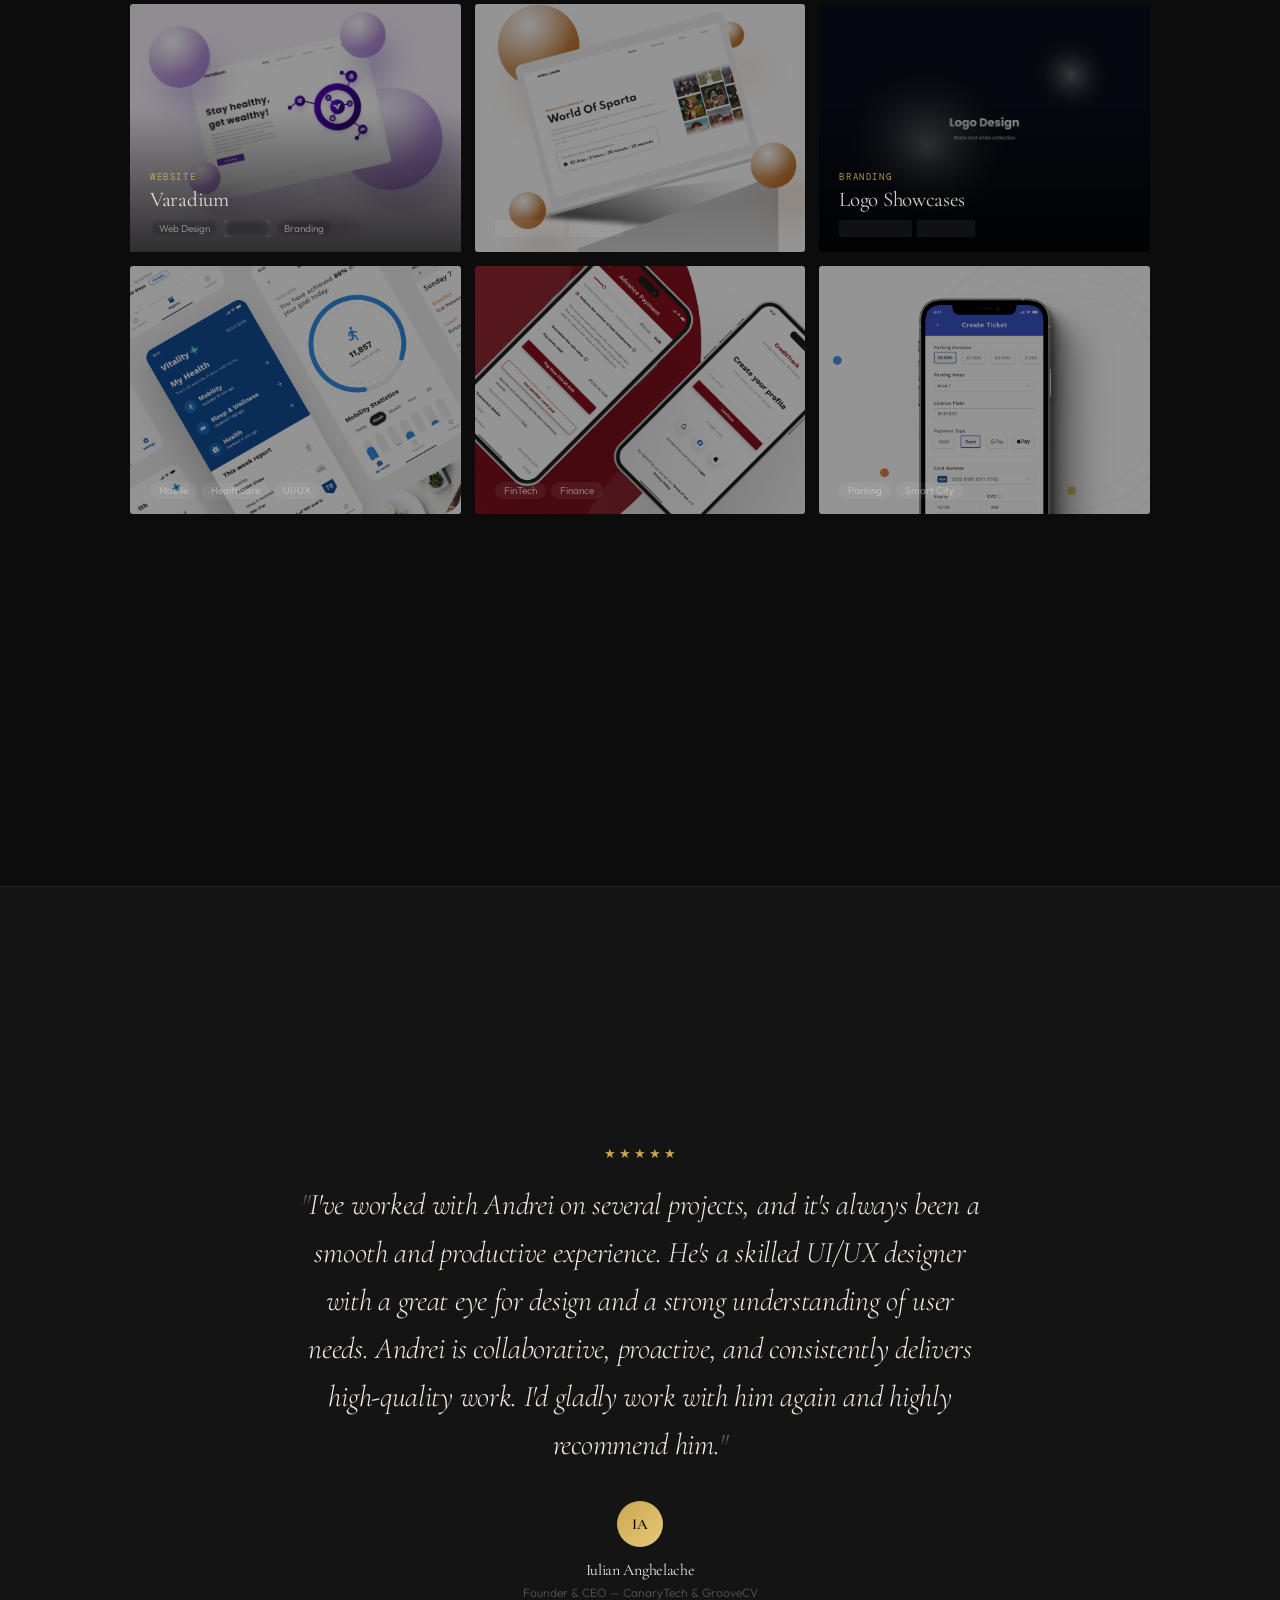
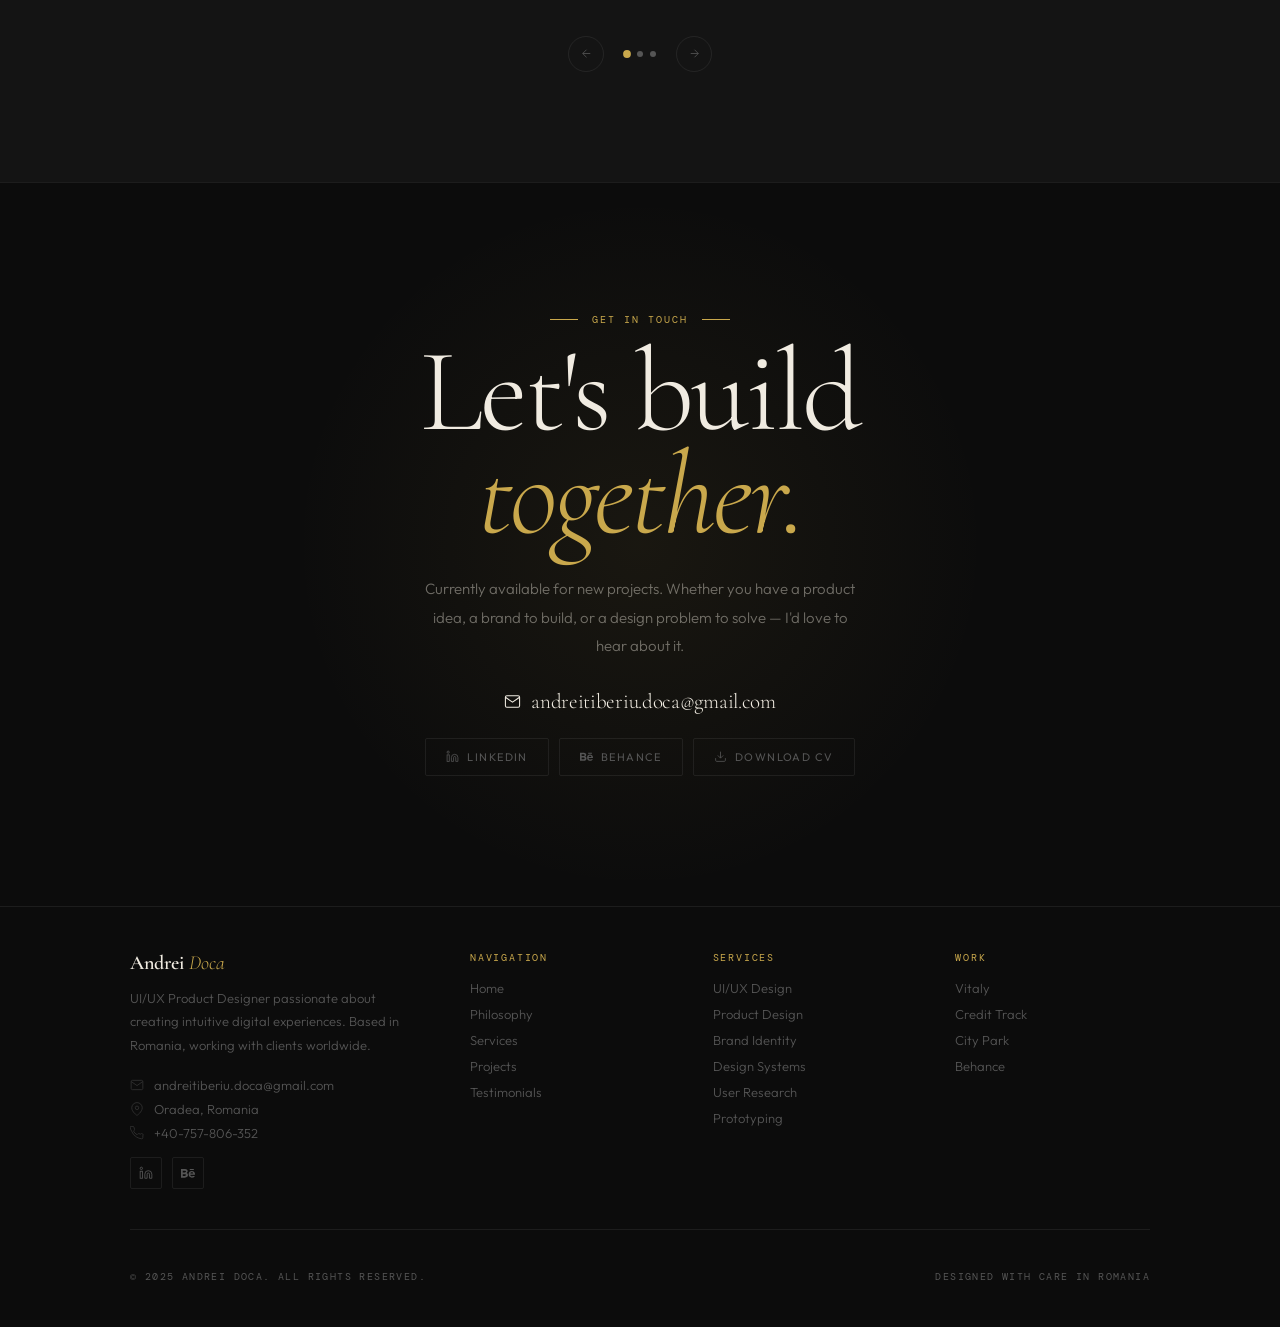
<file: AndreiDoca-creative/index.html>
<!DOCTYPE html>
<html lang="en">
<head>
<meta charset="UTF-8"/>
<meta name="viewport" content="width=device-width, initial-scale=1.0"/>
<title>Andrei Doca — UI/UX Designer</title>
<link rel="icon" type="image/x-icon" href="./assets/logo.jpg"/>
<link rel="stylesheet" href="css/base.css"/>
<link rel="stylesheet" href="css/styles.css"/>

<style> /* fixing cursor bug while hovering over the anchor elements*/ 
  a{   
    cursor: none;
   }

</style>
  
</head>
<body>
<div id="grain"></div><div id="cur"></div><div id="fol"></div>

<nav class="site-nav" id="siteNav">
  <div class="nav-inner" >
    <a href="#home" class="nav-logo">Andrei <em>Doca</em></a>
    <ul class="nav-links" >
      <li><a href="#home">Home</a></li>
      <li><a href="#about">Philosophy</a></li>
      <li><a href="#services">Services</a></li>
      <li><a href="#projects">Work</a></li>
      <li><a href="#testimonials" >Testimonials</a></li>
    </ul>
    <div class="nav-right">
      <div class="avail-dot"></div>
      <a href="#contact" class="nav-cta">Get In Touch</a>
    </div>
  </div>
</nav>

<section id="home">
  <div class="hero-glow"></div>
  <div class="hero-inner">
    <div class="hero-eyebrow"><div class="ey-line"></div><div class="ey-text">UI/UX Designer — Available for new projects</div><div class="ey-line"></div></div>
    <h1 class="hero-h1"><span class="h1l">Design</span><span class="h1l"><em class="h1-i">that feels</em></span><span class="h1l">effortless.</span></h1>
    <p class="hero-desc">I help teams build digital products that people actually want to use. From research to final design, I focus on solving real user problems with clean, thoughtful interfaces.</p>
    <div class="hero-btns">
      <a href="#projects" class="btn-gold">View My Work <svg width="13" height="13" viewBox="0 0 24 24" fill="none" stroke="currentColor" stroke-width="2"><path d="M5 12h14M12 5l7 7-7 7"/></svg></a>
      <a href="./assets/cv/Andrei Doca_CV.pdf" download class="btn-ghost"><svg width="13" height="13" viewBox="0 0 24 24" fill="none" stroke="currentColor" stroke-width="2"><path d="M21 15v4a2 2 0 01-2 2H5a2 2 0 01-2-2v-4M7 10l5 5 5-5M12 15V3"/></svg> Download CV</a>
    </div>
    <div class="hero-stats">
      <div><div class="hs-num">5<span class="hs-plus">+</span></div><div class="hs-lbl">Years Exp.</div></div>
      <div><div class="hs-num">25<span class="hs-plus">+</span></div><div class="hs-lbl">Projects</div></div>
      <div><div class="hs-num">10<span class="hs-plus">+</span></div><div class="hs-lbl">Happy Clients</div></div>
    </div>
  </div>
</section>

<div class="ticker-wrap">
  <div class="ticker-row">
    <div class="ticker-track">
      <span class="ticker-item">UI/UX Design</span><span class="ticker-item">Brand Identity</span><span class="ticker-item">Design Systems</span><span class="ticker-item">User Research</span><span class="ticker-item">Product Strategy</span><span class="ticker-item">Prototyping</span><span class="ticker-item">Developer Handoff</span><span class="ticker-item">Web Apps</span><span class="ticker-item">UI/UX Design</span><span class="ticker-item">Brand Identity</span><span class="ticker-item">Design Systems</span><span class="ticker-item">User Research</span><span class="ticker-item">Product Strategy</span><span class="ticker-item">Prototyping</span><span class="ticker-item">Developer Handoff</span><span class="ticker-item">Web Apps</span>
    </div>
  </div>
  <div class="clients-row">
    <p class="clients-label">Trusted by great teams</p>
    <div class="clients-track">
      <div class="client-item">Canary<em>Tech</em><div class="cdot"></div></div><div class="client-item">Groove<em>CV</em><div class="cdot"></div></div><div class="client-item">Vara<em>dium</em><div class="cdot"></div></div><div class="client-item">Power<em>Loop</em><div class="cdot"></div></div><div class="client-item">Vita<em>ly</em><div class="cdot"></div></div><div class="client-item">City<em>Park</em><div class="cdot"></div></div><div class="client-item">World <em>of Sparta</em><div class="cdot"></div></div><div class="client-item">Credit<em>Track</em><div class="cdot"></div></div><div class="client-item">Canary<em>Tech</em><div class="cdot"></div></div><div class="client-item">Groove<em>CV</em><div class="cdot"></div></div><div class="client-item">Vara<em>dium</em><div class="cdot"></div></div><div class="client-item">Power<em>Loop</em><div class="cdot"></div></div><div class="client-item">Vita<em>ly</em><div class="cdot"></div></div><div class="client-item">City<em>Park</em><div class="cdot"></div></div><div class="client-item">World <em>of Sparta</em><div class="cdot"></div></div><div class="client-item">Credit<em>Track</em><div class="cdot"></div></div>
    </div>
  </div>
</div>

<section id="about">
  <div class="wrap">
    <div class="about-head rv">
      <div class="sey"><div class="sln"></div><div class="slb">Design Philosophy</div><div class="sln"></div></div>
      <h2 class="sh" style="font-size:clamp(38px,5.5vw,72px)">My Approach <em>to Design</em></h2>
    </div>
    <div class="about-grid">
      <div class="rv d1">
        <p class="about-text">These principles guide every project I work on — shaping solutions that are not only <strong>beautiful but also deeply functional and impactful</strong>. Great design is invisible: it guides, delights, and empowers the people who use it.</p>
      </div>
      <div class="principles rv d2">
        <div class="principle-row"><div class="pr-num">01</div><div><div class="pr-title">Design Excellence</div><div class="pr-desc">Crafting clean, purposeful interfaces where every pixel serves a function — beautiful, consistent, and built for real-world use.</div></div></div>
        <div class="principle-row"><div class="pr-num">02</div><div><div class="pr-title">User-Centered Focus</div><div class="pr-desc">Design starts with people — I use research, testing, and empathy to uncover real needs and build solutions they'll actually use.</div></div></div>
        <div class="principle-row"><div class="pr-num">03</div><div><div class="pr-title">Technical Understanding</div><div class="pr-desc">Design that works in reality — I understand how systems function so I can create solutions that are both beautiful and buildable.</div></div></div>
        <div class="principle-row"><div class="pr-num">04</div><div><div class="pr-title">Strategic Thinking</div><div class="pr-desc">Design is not just about aesthetics — it's a driver of growth. I align every solution with business goals to deliver value that matters.</div></div></div>
      </div>
    </div>
  </div>
</section>

<section id="services">
  <div class="wrap">
    <div class="services-head rv">
      <div class="sey"><div class="sln"></div><div class="slb">My Services</div><div class="sln"></div></div>
      <h2 class="sh" style="font-size:clamp(38px,5.5vw,72px)">How I Can <em>Help You</em></h2>
      <p class="services-sub-text">I help teams build digital products that users love and businesses can scale — from research to launch.</p>
    </div>
  </div>
  <div class="accordion rv d1">
    <div class="acc-item open">
      <button class="acc-header" aria-expanded="true"><span class="acc-num">01</span><span class="acc-title">UI/UX <em>Design</em></span><span class="acc-arrow"><svg width="14" height="14" viewBox="0 0 24 24" fill="none" stroke="currentColor" stroke-width="1.5"><path d="M5 12h14M12 5l7 7-7 7"/></svg></span></button>
      <div class="acc-body"><div class="acc-content"><div><p class="acc-desc">End-to-end product design for SaaS, B2B, and B2C applications. I guide projects from user research through to implementation, ensuring seamless collaboration with developers and clear communication with stakeholders.</p><div class="acc-tags"><span class="acc-tag">User Research &amp; Testing</span><span class="acc-tag">Wireframes &amp; User Flows</span><span class="acc-tag">Design Systems</span><span class="acc-tag">Web App Design</span><span class="acc-tag">Client Communication</span><span class="acc-tag">Developer Handoff</span></div></div><div class="acc-sub-services"><div class="acc-sub-item"><div class="acc-sub-dot"></div><div><div class="acc-sub-title">Client Collaboration</div><div class="acc-sub-desc">Aligned from day one — I keep you in the loop, not in the dark.</div></div></div><div class="acc-sub-item"><div class="acc-sub-dot"></div><div><div class="acc-sub-title">Complete Process</div><div class="acc-sub-desc">From research to handoff — I own the journey, so you don't have to.</div></div></div><div class="acc-sub-item"><div class="acc-sub-dot"></div><div><div class="acc-sub-title">Design Systems</div><div class="acc-sub-desc">Built for scale — consistent, reusable, and brand-aligned.</div></div></div></div></div></div>
    </div>
    <div class="acc-item">
      <button class="acc-header" aria-expanded="false"><span class="acc-num">02</span><span class="acc-title">Brand <em>Identity</em></span><span class="acc-arrow"><svg width="14" height="14" viewBox="0 0 24 24" fill="none" stroke="currentColor" stroke-width="1.5"><path d="M5 12h14M12 5l7 7-7 7"/></svg></span></button>
      <div class="acc-body"><div class="acc-content"><div><p class="acc-desc">I create cohesive brand identities that reflect your business's purpose and resonate with your audience. From logo to visual language, I ensure every element works together — so your brand feels strong, consistent, and authentic.</p><div class="acc-tags"><span class="acc-tag">Logo Design</span><span class="acc-tag">Visual Identity</span><span class="acc-tag">Brand Guidelines</span><span class="acc-tag">Brand Assets</span></div><p style="font-size:12px;color:var(--dim);font-style:italic;margin-top:16px;font-family:var(--serif)">Offered as a secondary service alongside UI/UX projects.</p></div><div class="acc-sub-services"><div class="acc-sub-item"><div class="acc-sub-dot"></div><div><div class="acc-sub-title">Visual Identity</div><div class="acc-sub-desc">Memorable visuals that tell your story — from colors to typography.</div></div></div><div class="acc-sub-item"><div class="acc-sub-dot"></div><div><div class="acc-sub-title">Brand Guidelines</div><div class="acc-sub-desc">Clear rules for consistent use — so your brand stays strong across all touchpoints.</div></div></div><div class="acc-sub-item"><div class="acc-sub-dot"></div><div><div class="acc-sub-title">Complementary Service</div><div class="acc-sub-desc">The perfect match for UI/UX projects — when your product needs a voice.</div></div></div></div></div></div>
    </div>
    <div class="acc-item">
      <button class="acc-header" aria-expanded="false"><span class="acc-num">03</span><span class="acc-title">Design <em>Systems</em></span><span class="acc-arrow"><svg width="14" height="14" viewBox="0 0 24 24" fill="none" stroke="currentColor" stroke-width="1.5"><path d="M5 12h14M12 5l7 7-7 7"/></svg></span></button>
      <div class="acc-body"><div class="acc-content"><div><p class="acc-desc">Scalable, reusable component libraries that keep your product consistent across all surfaces and teams. I build systems that grow with your product and reduce design debt from day one.</p><div class="acc-tags"><span class="acc-tag">Components</span><span class="acc-tag">Design Tokens</span><span class="acc-tag">Documentation</span><span class="acc-tag">Figma Libraries</span></div></div><div class="acc-sub-services"><div class="acc-sub-item"><div class="acc-sub-dot"></div><div><div class="acc-sub-title">Component Architecture</div><div class="acc-sub-desc">Atomic design principles — building blocks that scale beautifully.</div></div></div><div class="acc-sub-item"><div class="acc-sub-dot"></div><div><div class="acc-sub-title">Token Management</div><div class="acc-sub-desc">Design tokens for color, typography, spacing — the single source of truth.</div></div></div></div></div></div>
    </div>
    <div class="acc-item">
      <button class="acc-header" aria-expanded="false"><span class="acc-num">04</span><span class="acc-title">Product <em>Strategy</em></span><span class="acc-arrow"><svg width="14" height="14" viewBox="0 0 24 24" fill="none" stroke="currentColor" stroke-width="1.5"><path d="M5 12h14M12 5l7 7-7 7"/></svg></span></button>
      <div class="acc-body"><div class="acc-content"><div><p class="acc-desc">Design strategy consulting for product teams that want to move faster and with more clarity. I help align stakeholders, define product vision, and translate business goals into actionable design roadmaps.</p><div class="acc-tags"><span class="acc-tag">Consulting</span><span class="acc-tag">Roadmaps</span><span class="acc-tag">Workshops</span><span class="acc-tag">Stakeholder Alignment</span></div></div><div class="acc-sub-services"><div class="acc-sub-item"><div class="acc-sub-dot"></div><div><div class="acc-sub-title">Design Audits</div><div class="acc-sub-desc">In-depth review of your current product — finding gaps and opportunities.</div></div></div><div class="acc-sub-item"><div class="acc-sub-dot"></div><div><div class="acc-sub-title">Workshops</div><div class="acc-sub-desc">Collaborative sessions that align your team and accelerate decision making.</div></div></div></div></div></div>
    </div>
  </div>
</section>

<section id="projects">
  <div class="wrap">
    <div class="projects-head rv"><div class="sey"><div class="sln"></div><div class="slb">Featured Work</div><div class="sln"></div></div><h2 class="sh" style="font-size:clamp(38px,5.5vw,72px)">Projects That <em>Make a Difference</em></h2></div>
    <div class="filter-bar rv d1">
      <button class="filter-btn active" data-filter="all">All</button>
      <button class="filter-btn" data-filter="web-app">Web App</button>
      <button class="filter-btn" data-filter="mobile">Mobile</button>
      <button class="filter-btn" data-filter="websites">Websites</button>
      <button class="filter-btn" data-filter="logos">Branding</button>
    </div>
    <div class="projects-grid">
      <div class="project-card rv" data-category="websites" data-href="https://www.behance.net/gallery/183413317/Varadium-Crypto-Coin-Homepage-Website-Design"><img src="assets/images/Desktop_Picture_1.png" alt="Varadium" loading="lazy"/><div class="proj-overlay"><div class="proj-cat">Website</div><div class="proj-name">Varadium</div><div class="proj-pills"><span class="proj-pill">Web Design</span><span class="proj-pill">UI/UX</span><span class="proj-pill">Branding</span></div></div></div>
      <div class="project-card rv d1" data-category="websites" data-href="https://www.behance.net/gallery/138821625/World-Of-Sparta-NFT-project-Website-design"><img src="assets/images/Desktop_Picture_2.png" alt="World of Sparta" loading="lazy"/><div class="proj-overlay"><div class="proj-cat">Website</div><div class="proj-name">World of Sparta</div><div class="proj-pills"><span class="proj-pill">Web Design</span><span class="proj-pill">Gaming</span></div></div></div>
      <div class="project-card rv d2" data-category="logos" data-href="https://www.behance.net/gallery/183293669/Logo-Design-Collection"><img src="assets/images/Logos.png" alt="Logo Showcases" loading="lazy"/><div class="proj-overlay"><div class="proj-cat">Branding</div><div class="proj-name">Logo Showcases</div><div class="proj-pills"><span class="proj-pill">Logo Design</span><span class="proj-pill">Branding</span></div></div></div>
      <div class="project-card rv d1" data-category="mobile" data-href="usecases/vitaly.html"><img src="assets/images/Mobile_Picture_2.png" alt="Vitaly" loading="lazy"/><div class="proj-overlay"><div class="proj-cat">Mobile App</div><div class="proj-name">Vitaly</div><div class="proj-pills"><span class="proj-pill">Mobile</span><span class="proj-pill">Healthcare</span><span class="proj-pill">UI/UX</span></div></div></div>
      <div class="project-card rv d2" data-category="mobile" data-href="usecases/credit_track.html"><img src="assets/images/Mobile_Picture_3.jpg" alt="Credit Track" loading="lazy"/><div class="proj-overlay"><div class="proj-cat">Mobile App</div><div class="proj-name">Credit Track</div><div class="proj-pills"><span class="proj-pill">FinTech</span><span class="proj-pill">Finance</span></div></div></div>
      <div class="project-card rv d3" data-category="mobile" data-href="usecases/citypark.html"><img src="assets/images/Mobile_Picture_1.png" alt="City Park" loading="lazy"/><div class="proj-overlay"><div class="proj-cat">Mobile App</div><div class="proj-name">City Park</div><div class="proj-pills"><span class="proj-pill">Parking</span><span class="proj-pill">Smart City</span></div></div></div>
      <div class="project-card rv d2" data-category="web-app" data-href="https://www.behance.net/gallery/231426629/PowerLoop-Online-Reporting-for-Placed-Batteries"><img src="assets/images/WebApp_Picture_1.jpg" alt="PowerLoop" loading="lazy"/><div class="proj-overlay"><div class="proj-cat">Web App</div><div class="proj-name">PowerLoop</div><div class="proj-pills"><span class="proj-pill">B2B</span><span class="proj-pill">Sustainability</span></div></div></div>
    </div>
  </div>
</section>

<section id="testimonials">
  <div class="wrap">
    <div class="test-head rv"><div class="sey"><div class="sln"></div><div class="slb">Client Testimonials</div><div class="sln"></div></div><h2 class="sh" style="font-size:clamp(38px,5.5vw,72px)">What Clients <em>Say</em></h2></div>
    <div class="carousel-wrap rv d1">
      <div class="carousel-slides" id="cSlides">
        <div class="c-slide active"><div class="c-stars"><span class="c-star">★</span><span class="c-star">★</span><span class="c-star">★</span><span class="c-star">★</span><span class="c-star">★</span></div><p class="c-quote"><span class="q">"</span>I've worked with Andrei on several projects, and it's always been a smooth and productive experience. He's a skilled UI/UX designer with a great eye for design and a strong understanding of user needs. Andrei is collaborative, proactive, and consistently delivers high-quality work. I'd gladly work with him again and highly recommend him.<span class="q">"</span></p><div class="c-author"><div class="c-avatar">IA</div><div class="c-name">Iulian Anghelache</div><div class="c-role">Founder &amp; CEO — CanaryTech &amp; GrooveCV</div></div></div>
        <div class="c-slide"><div class="c-stars"><span class="c-star">★</span><span class="c-star">★</span><span class="c-star">★</span><span class="c-star">★</span><span class="c-star">★</span></div><p class="c-quote"><span class="q">"</span>Andrei brings exceptional clarity to every design challenge. His ability to translate complex requirements into intuitive, beautiful interfaces is remarkable. A true professional who delivers beyond expectations.<span class="q">"</span></p><div class="c-author"><div class="c-avatar" style="background:linear-gradient(135deg,#4A9FFF,#7BC0FF)">CD</div><div class="c-name">Client Name</div><div class="c-role">Product Lead — Company Name</div></div></div>
        <div class="c-slide"><div class="c-stars"><span class="c-star">★</span><span class="c-star">★</span><span class="c-star">★</span><span class="c-star">★</span><span class="c-star">★</span></div><p class="c-quote"><span class="q">"</span>Working with Andrei was one of the best decisions we made for our product. Strategic thinking, great design, and real results — our users absolutely love the new experience.<span class="q">"</span></p><div class="c-author"><div class="c-avatar" style="background:linear-gradient(135deg,#C97A4C,#E8A87A)">MR</div><div class="c-name">Another Client</div><div class="c-role">CEO — Startup Name</div></div></div>
      </div>
      <div class="carousel-controls">
        <button class="c-btn" id="cPrev"><svg viewBox="0 0 24 24" fill="none" stroke="currentColor" stroke-width="1.5"><path d="M19 12H5M12 5l-7 7 7 7"/></svg></button>
        <div class="c-dots" id="cDots"></div>
        <button class="c-btn" id="cNext"><svg viewBox="0 0 24 24" fill="none" stroke="currentColor" stroke-width="1.5"><path d="M5 12h14M12 5l7 7-7 7"/></svg></button>
      </div>
    </div>
  </div>
</section>

<section id="contact">
  <div class="contact-glow"></div>
  <div class="contact-inner rv">
    <div class="sey"><div class="sln"></div><div class="slb">Get In Touch</div><div class="sln"></div></div>
    <div class="contact-big">Let's build<br><em>together.</em></div>
    <p class="contact-desc">Currently available for new projects. Whether you have a product idea, a brand to build, or a design problem to solve — I'd love to hear about it.</p>
    <a href="mailto:andreitiberiu.doca@gmail.com" class="contact-email"><svg viewBox="0 0 24 24" fill="none" stroke="currentColor" stroke-width="1.5"><path d="M4 4h16c1.1 0 2 .9 2 2v12c0 1.1-.9 2-2 2H4c-1.1 0-2-.9-2-2V6c0-1.1.9-2 2-2z"/><polyline points="22,6 12,13 2,6"/></svg>andreitiberiu.doca@gmail.com</a>
    <div class="contact-links">
      <a href="https://www.linkedin.com/in/andreidoca/" target="_blank" class="btn-outline"><svg width="13" height="13" viewBox="0 0 24 24" fill="none" stroke="currentColor" stroke-width="1.5"><path d="M16 8a6 6 0 016 6v7h-4v-7a2 2 0 00-2-2 2 2 0 00-2 2v7h-4v-7a6 6 0 016-6z"/><rect x="2" y="9" width="4" height="12"/><circle cx="4" cy="4" r="2"/></svg>LinkedIn</a>
      <a href="https://www.behance.net/DocaAndrei" target="_blank" class="btn-outline"><svg width="13" height="13" viewBox="0 0 24 24" fill="currentColor"><path d="M22 7h-7V5h7v2zm1.726 10c-.442 1.297-2.029 3-5.101 3-3.074 0-5.564-1.729-5.564-5.675 0-3.91 2.325-5.92 5.466-5.92 3.082 0 4.964 1.782 5.375 4.426.078.506.109 1.188.095 2.14H15.97c.13 3.211 3.483 3.312 4.588 2.029h3.168zm-7.686-4h4.965c-.105-1.547-1.136-2.219-2.477-2.219-1.466 0-2.277.768-2.488 2.219zm-9.574 6.988H0V5.021h6.953c5.476.081 5.58 5.444 2.72 6.906 3.461 1.26 3.577 8.061-3.207 8.061zM3 11h3.584c2.508 0 2.906-3-.312-3H3v3zm3.391 3H3v3.016h3.341c3.055 0 2.868-3.016.05-3.016z"/></svg>Behance</a>
      <a href="./assets/cv/Andrei Doca_CV.pdf" download class="btn-outline"><svg width="13" height="13" viewBox="0 0 24 24" fill="none" stroke="currentColor" stroke-width="1.5"><path d="M21 15v4a2 2 0 01-2 2H5a2 2 0 01-2-2v-4M7 10l5 5 5-5M12 15V3"/></svg>Download CV</a>
    </div>
  </div>
</section>

<footer class="site-footer">
  <div class="footer-inner">
    <div class="footer-top">
      <div class="footer-brand">
        <a href="#home" class="footer-brand-title">Andrei <em>Doca</em></a>
        <p class="footer-brand-desc">UI/UX Product Designer passionate about creating intuitive digital experiences. Based in Romania, working with clients worldwide.</p>
        <div class="footer-contacts">
          <div class="footer-contact-row"><svg viewBox="0 0 24 24" fill="none" stroke="currentColor" stroke-width="1.5"><path d="M4 4h16c1.1 0 2 .9 2 2v12c0 1.1-.9 2-2 2H4c-1.1 0-2-.9-2-2V6c0-1.1.9-2 2-2z"/><polyline points="22,6 12,13 2,6"/></svg>andreitiberiu.doca@gmail.com</div>
          <div class="footer-contact-row"><svg viewBox="0 0 24 24" fill="none" stroke="currentColor" stroke-width="1.5"><path d="M21 10c0 7-9 13-9 13s-9-6-9-13a9 9 0 0118 0z"/><circle cx="12" cy="10" r="3"/></svg>Oradea, Romania</div>
          <div class="footer-contact-row"><svg viewBox="0 0 24 24" fill="none" stroke="currentColor" stroke-width="1.5"><path d="M22 16.92v3a2 2 0 01-2.18 2 19.79 19.79 0 01-8.63-3.07A19.5 19.5 0 013.07 9.5a19.79 19.79 0 01-3.07-8.67A2 2 0 012 .84h3a2 2 0 012 1.72c.127.96.361 1.903.7 2.81a2 2 0 01-.45 2.11L6.09 8.91a16 16 0 006 6l1.27-1.27a2 2 0 012.11-.45c.907.339 1.85.573 2.81.7A2 2 0 0122 16.92z"/></svg>+40-757-806-352</div>
        </div>
        <div class="footer-socials">
          <a href="https://www.linkedin.com/in/andreidoca/" target="_blank" class="footer-social"><svg viewBox="0 0 24 24" fill="none" stroke="currentColor" stroke-width="1.5"><path d="M16 8a6 6 0 016 6v7h-4v-7a2 2 0 00-2-2 2 2 0 00-2 2v7h-4v-7a6 6 0 016-6z"/><rect x="2" y="9" width="4" height="12"/><circle cx="4" cy="4" r="2"/></svg></a>
          <a href="https://www.behance.net/DocaAndrei" target="_blank" class="footer-social"><svg viewBox="0 0 24 24" fill="currentColor"><path d="M22 7h-7V5h7v2zm1.726 10c-.442 1.297-2.029 3-5.101 3-3.074 0-5.564-1.729-5.564-5.675 0-3.91 2.325-5.92 5.466-5.92 3.082 0 4.964 1.782 5.375 4.426.078.506.109 1.188.095 2.14H15.97c.13 3.211 3.483 3.312 4.588 2.029h3.168zm-7.686-4h4.965c-.105-1.547-1.136-2.219-2.477-2.219-1.466 0-2.277.768-2.488 2.219zm-9.574 6.988H0V5.021h6.953c5.476.081 5.58 5.444 2.72 6.906 3.461 1.26 3.577 8.061-3.207 8.061zM3 11h3.584c2.508 0 2.906-3-.312-3H3v3zm3.391 3H3v3.016h3.341c3.055 0 2.868-3.016.05-3.016z"/></svg></a>
        </div>
      </div>
      <div><div class="footer-col-title">Navigation</div><div class="footer-col-links"><a href="#home">Home</a><a href="#about">Philosophy</a><a href="#services">Services</a><a href="#projects">Projects</a><a href="#testimonials">Testimonials</a></div></div>
      <div><div class="footer-col-title">Services</div><div class="footer-col-links"><a href="#services">UI/UX Design</a><a href="#services">Product Design</a><a href="#services">Brand Identity</a><a href="#services">Design Systems</a><a href="#services">User Research</a><a href="#services">Prototyping</a></div></div>
      <div><div class="footer-col-title">Work</div><div class="footer-col-links"><a href="usecases/vitaly.html">Vitaly</a><a href="usecases/credit_track.html">Credit Track</a><a href="usecases/citypark.html">City Park</a><a href="https://www.behance.net/DocaAndrei" target="_blank">Behance</a></div></div>
    </div>
    <div class="footer-bottom"><span class="footer-copy">© 2025 Andrei Doca. All Rights Reserved.</span><span class="footer-copy">Designed with care in Romania</span></div>
  </div>
</footer>

<script src = "js/scripts.js" defer></script>
</body>
</html>
</file>
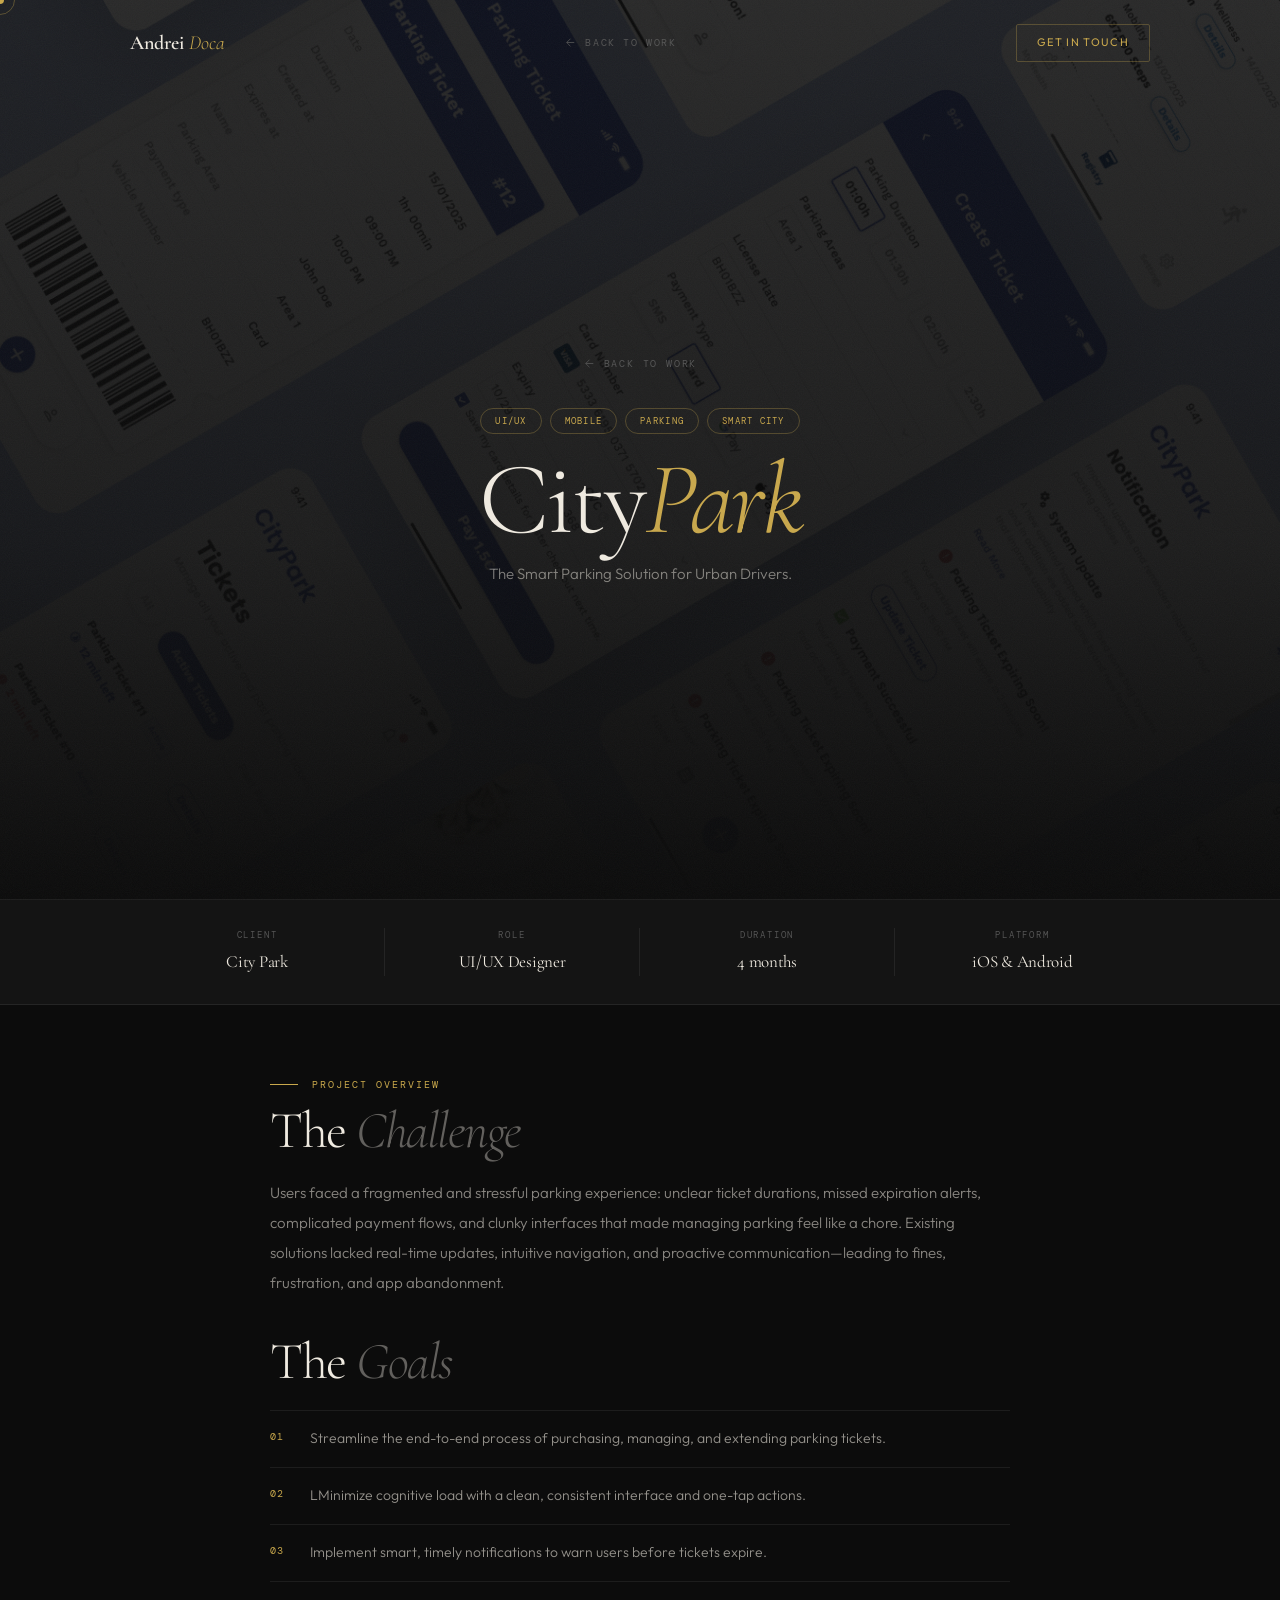
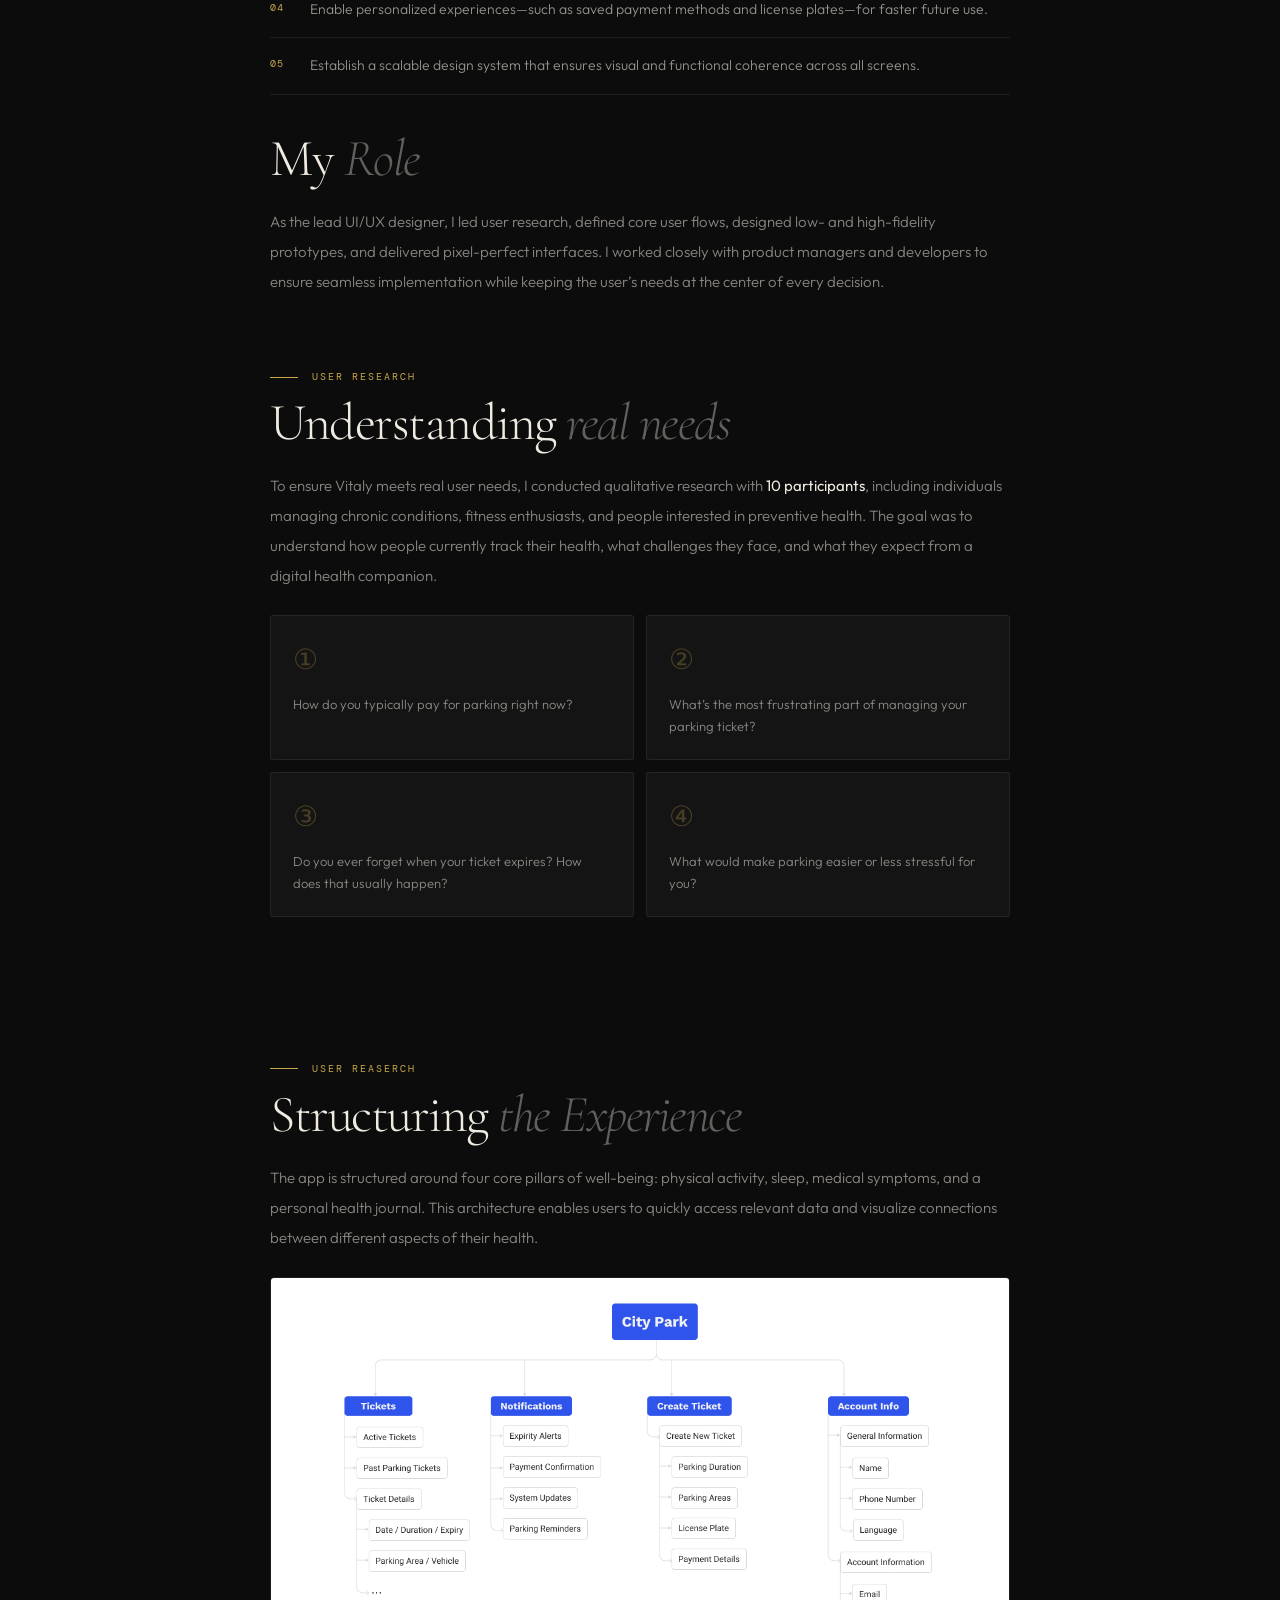
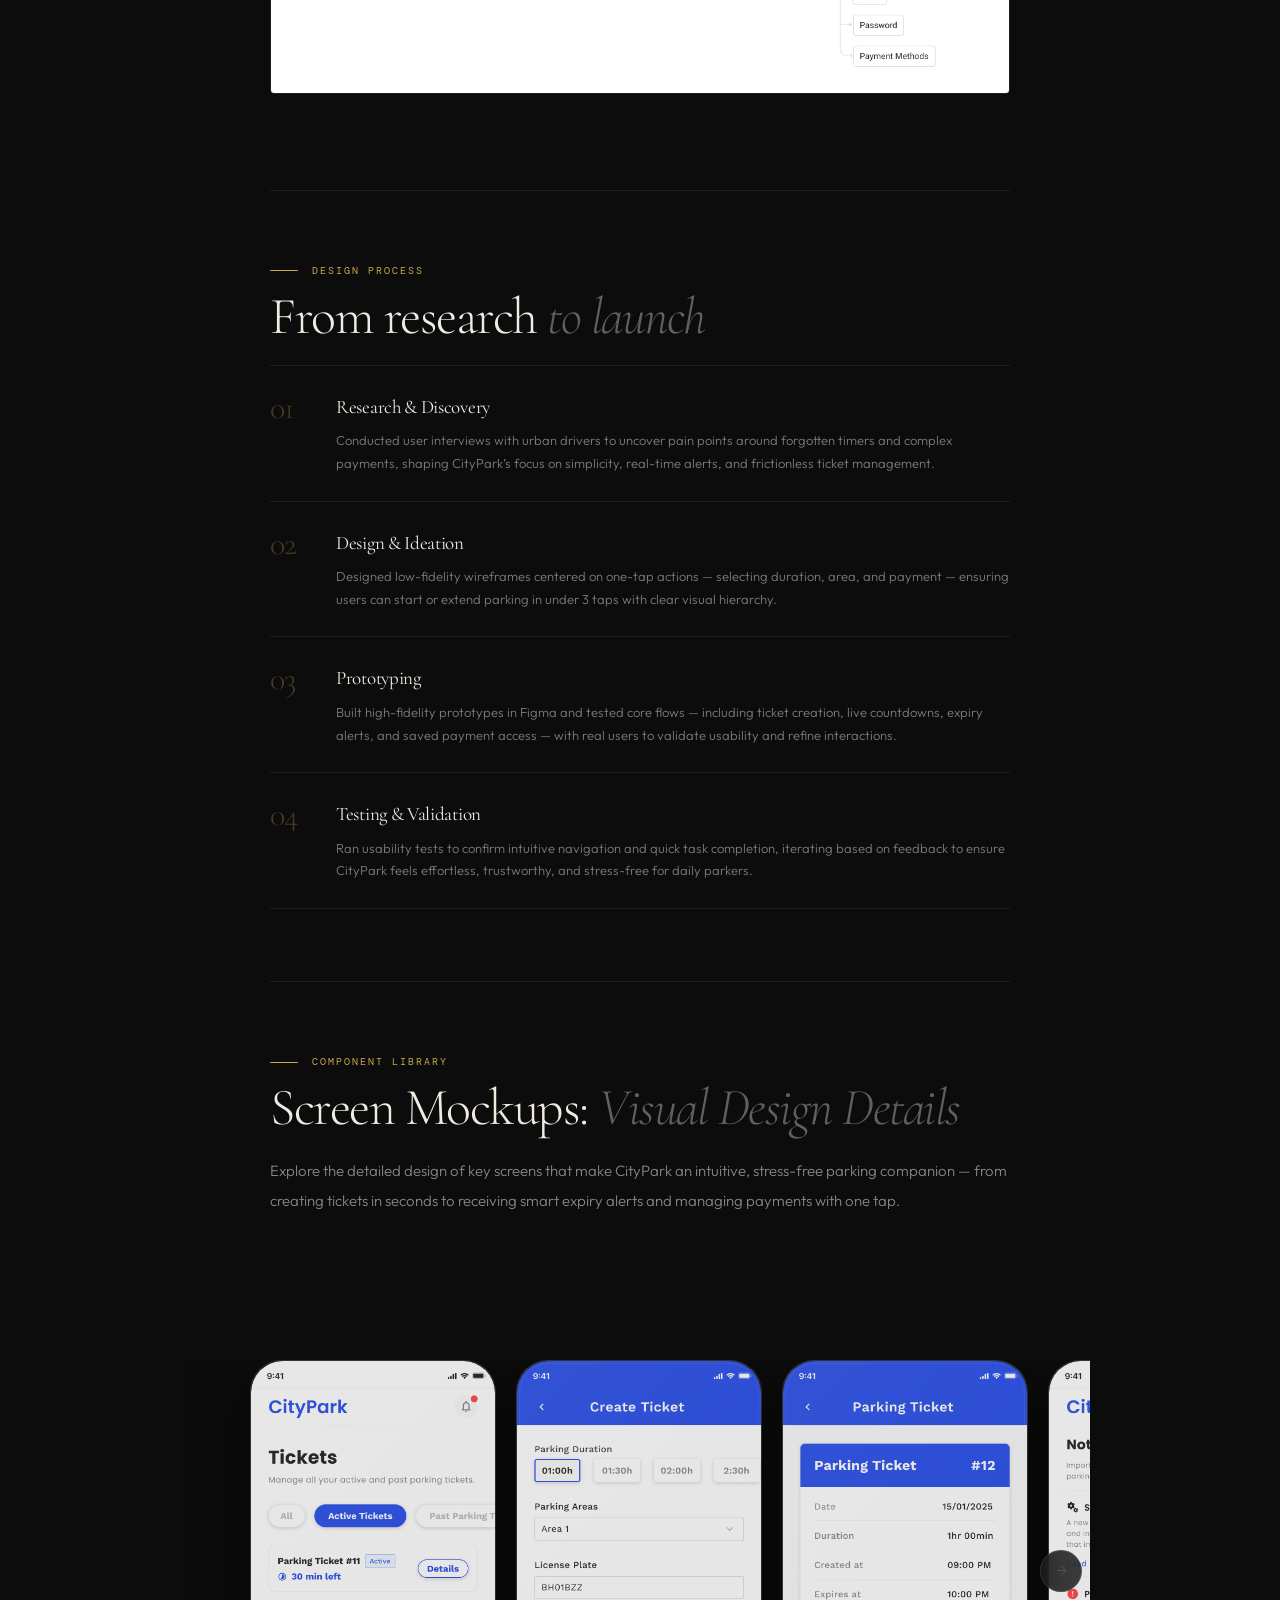
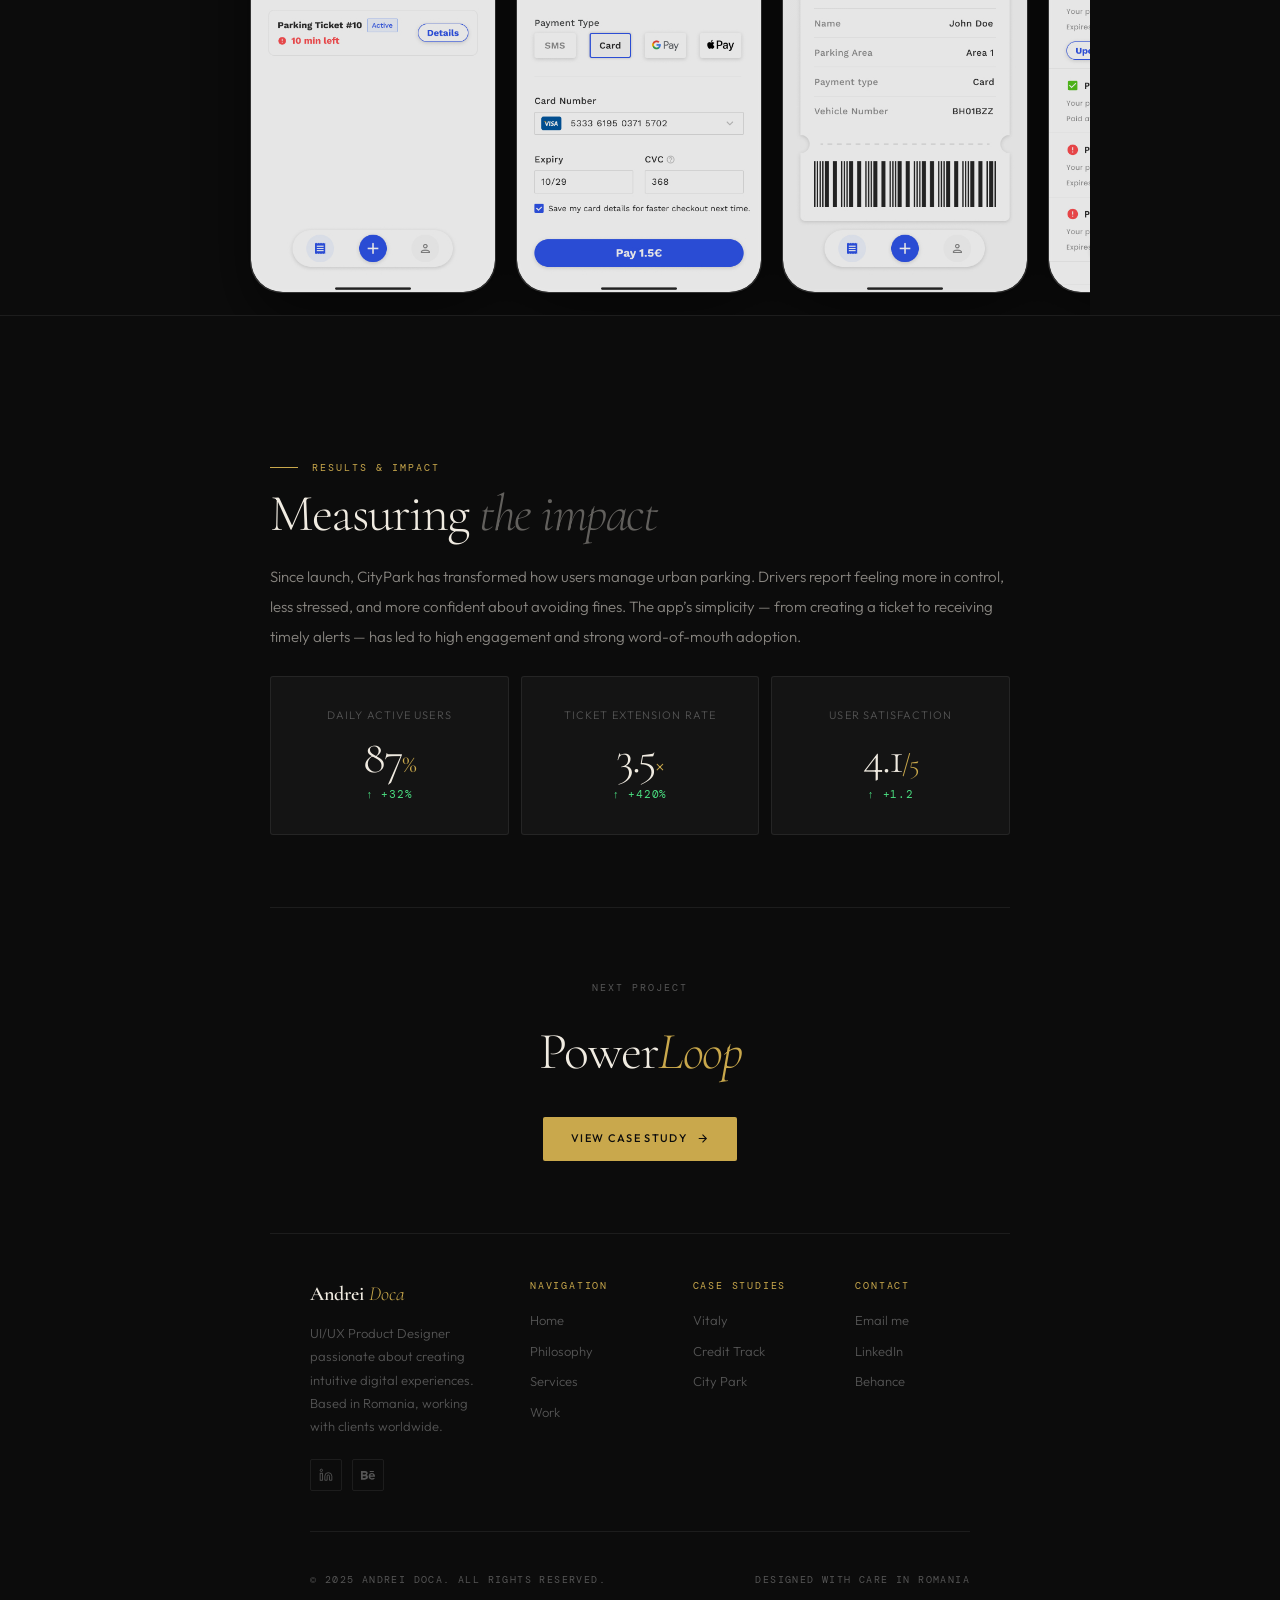
<file: usecases/citypark.html>
<!DOCTYPE html>
<html lang="en">
  <head>
    <meta charset="UTF-8" />
    <meta name="viewport" content="width=device-width, initial-scale=1.0" />
    <title>City Park - The Smart Parking Solution for Urban Drivers. - UI/UX Case Study</title>
    <link rel="icon" type="image/x-icon" href ="../assets/logo.png?v=2" />
    <link rel="stylesheet" href="./styles/page_styles.css" />
    <link rel="stylesheet" href="../css/base.css" />
    <link rel="stylesheet" href="./styles/carousel.css" />


</head> 
<body>
    <div id="grain"></div>
    <div id="cur"></div>
    <div id="fol"></div>

    <nav id="nav">
      <div class="nav-inner">
        <a href="../index.html" class="nav-logo">Andrei <em>Doca</em></a>
        <a href="../index.html#projects" class="nav-back"
          ><svg
            viewBox="0 0 24 24"
            fill="none"
            stroke="currentColor"
            stroke-width="1.5"
          >
            <path d="M19 12H5M12 5l-7 7 7 7" /></svg
          >Back to work</a
        >
        <a href="../index.html#contact" class="nav-cta">Get In Touch</a>
      </div>
    </nav>
    <div class="cs-hero">
      <div class="cs-hero-img" style="background-image: url('/usecases/assets/CityPark/Cover.jpg');"></div>
        <div class="cs-hero-bg"></div>
        <div class="cs-hero-inner">
          <a href="../index.html#projects" class="cs-back"
            ><svg
              viewBox="0 0 24 24"
              fill="none"
              stroke="currentColor"
              stroke-width="1.5"
            >
              <path d="M19 12H5M12 5l-7 7 7 7" /></svg
            >Back to work</a
          >
          <div class="cs-htags">
            <span class="cs-htag">UI/UX</span><span class="cs-htag">Mobile</span
            ><span class="cs-htag">Parking</span><span class="cs-htag">Smart City</span>
          </div>
          <h1 class="cs-title">City<em>Park</em></h1>
          <p class="cs-subtitle">
            The Smart Parking Solution for Urban Drivers.
          </p>
        </div>
      </div>

      <div class="cs-meta">
        <div class="cs-meta-grid">
          <div class="cs-meta-item">
            <div class="cs-meta-lbl">Client</div>
            <div class="cs-meta-val">City Park</div>
          </div>
          <div class="cs-meta-item">
            <div class="cs-meta-lbl">Role</div>
            <div class="cs-meta-val">UI/UX Designer</div>
          </div>
          <div class="cs-meta-item">
            <div class="cs-meta-lbl">Duration</div>
            <div class="cs-meta-val">4 months</div>
          </div>
          <div class="cs-meta-item">
            <div class="cs-meta-lbl">Platform</div>
            <div class="cs-meta-val">iOS & Android</div>
          </div>
        </div>
      </div>

      
      <div class="cs-body">
        <div class="cs-sec rv">
          <div class="sey left">
            <div class="sln"></div>
            <div class="slb">Project Overview</div>
          </div>
          <h2 class="cs-h2">The <em>Challenge</em></h2>
          <p class="cs-p">
            Users faced a fragmented and stressful parking experience: unclear ticket durations, missed expiration alerts, complicated payment flows, and clunky interfaces that made managing parking feel like a chore. 
            Existing solutions lacked real-time updates, intuitive navigation, and proactive communication—leading to fines, frustration, and app abandonment.</p>
 
          </p>
          <div>
            <div style="margin-top: 40px">
                <h2 class="cs-h2">The <em>Goals</em></h2>
                <div class="prob-list">
                  <div class="prob-row">
                    <div class="prob-n">01</div>
                    <div class="prob-t">
                        Streamline the end-to-end process of purchasing, managing, and extending parking tickets.
                    </div>
                  </div>
                  <div class="prob-row">
                    <div class="prob-n">02</div>
                    <div class="prob-t">
                      LMinimize cognitive load with a clean, consistent interface and one-tap actions.
                    </div>
                  </div>
                  <div class="prob-row">
                    <div class="prob-n">03</div>
                    <div class="prob-t">
                        Implement smart, timely notifications to warn users before tickets expire.
                    </div>
                  </div>
                  <div class="prob-row">
                    <div class="prob-n">04</div>
                    <div class="prob-t">
                        Enable personalized experiences—such as saved payment methods and license plates—for faster future use.
                    </div>
                  </div>
                  <div class="prob-row">
                    <div class="prob-n">05</div>
                    <div class="prob-t">
                        Establish a scalable design system that ensures visual and functional coherence across all screens.                    </div>
                </div>
              </div>
              <h2 class="cs-h2" style="margin-top: 40px;">My <em>Role</em></h2>
              <p class="cs-p">
                As the lead UI/UX designer, I led user research, defined core user flows, designed low- and high-fidelity prototypes, and delivered pixel-perfect interfaces. I worked closely with product managers and developers to ensure seamless implementation while keeping the user’s needs at the center of every decision.</p>            

          </div>
          
            
          <div class="cs-sec rv">
            <div class="sey left">
              <div class="sln"></div>
              <div class="slb">User Research</div>
            </div>
            <h2 class="cs-h2">Understanding <em>real needs</em></h2>
            <p class="cs-p">
              To ensure Vitaly meets real user needs, I conducted qualitative
              research with <strong>10 participants</strong>, including individuals
              managing chronic conditions, fitness enthusiasts, and people
              interested in preventive health. The goal was to understand how people
              currently track their health, what challenges they face, and what they
              expect from a digital health companion.
            </p>
            <div class="insights-grid">
              <div class="ic">
                <div class="ic-icon">①</div>
                <div class="ic-txt">
                  How do you typically pay for parking right now?
                </div>
              </div>
              <div class="ic">
                <div class="ic-icon">②</div>
                <div class="ic-txt">
                  What’s the most frustrating part of managing your parking ticket?

                </div>
              </div>
              <div class="ic">
                <div class="ic-icon">③</div>
                <div class="ic-txt">
                  Do you ever forget when your ticket expires? How does that usually happen?

                </div>
              </div>
              <div class="ic">
                <div class="ic-icon">④</div>
                <div class="ic-txt">
                  What would make parking easier or less stressful for you?
                </div>
              </div>
            </div>
          </div>    
        </div>

        <div class="cs-sec rv">
          <div class="sey left">
            <div class="sln"></div>
            <div class="slb">User Reaserch</div>
          </div>
          <h2 class="cs-h2">Structuring <em>the Experience</em></h2>
          <p class = "cs-p">The app is structured around four core pillars of well-being: physical activity, sleep, medical symptoms, and a personal health journal. This architecture enables users to quickly access relevant data and visualize connections between different aspects of their health.</p>
          <img src="./assets/CityPark/IA.jpg" alt="App architecture diagram" class="cs-img" />
        </div>



        <div class="cs-sec rv">
          <div class="sey left">
            <div class="sln"></div>
            <div class="slb">Design Process</div>
          </div>
          <h2 class="cs-h2">From research <em>to launch</em></h2>
          <div class="proc-steps">
            <div class="proc-step">
              <div class="ps-num">01</div>
              <div>
                <div class="ps-title">Research &amp; Discovery</div>
                <div class="ps-desc">
                  Conducted user interviews with urban drivers to uncover pain points around forgotten timers and complex payments, shaping CityPark’s focus on simplicity, real-time alerts, and frictionless ticket management.


                </div>
              </div>
            </div>
            <div class="proc-step">
              <div class="ps-num">02</div>
              <div>
                <div class="ps-title">Design &amp; Ideation</div>
                <div class="ps-desc">
                  Designed low-fidelity wireframes centered on one-tap actions — selecting duration, area, and payment — ensuring users can start or extend parking in under 3 taps with clear visual hierarchy.


                </div>
              </div>
            </div>
            <div class="proc-step">
              <div class="ps-num">03</div>
              <div>
                <div class="ps-title">Prototyping</div>
                <div class="ps-desc">
                  Built high-fidelity prototypes in Figma and tested core flows — including ticket creation, live countdowns, expiry alerts, and saved payment access — with real users to validate usability and refine interactions.


                </div>
              </div>
            </div>
            <div class="proc-step">
              <div class="ps-num">04</div>
              <div>
                <div class="ps-title">Testing &amp; Validation</div>
                <div class="ps-desc">
                  Ran usability tests to confirm intuitive navigation and quick task completion, iterating based on feedback to ensure CityPark feels effortless, trustworthy, and stress-free for daily parkers.


                </div>
              </div>
            </div>
          </div>
        </div>


        
        <div class="cs-sec rv">
          <div class="sey left">
            <div class="sln"></div>
            <div class="slb">Component Library</div>
            
          </div>
          <h2 class="cs-h2">Screen Mockups: 
            <em>Visual Design Details</em></h2>
          <p class="cs-p">Explore the detailed design of key screens that make CityPark an intuitive, stress-free parking companion — from creating tickets in seconds to receiving smart expiry alerts and managing payments with one tap. 
          </p>

     
        
          
        </div>
      </div>
    </div>
        <div class="car-section car-section-alt rv">
          
    
          <!-- MOBILE CAROUSEL — shows 3 phones side-by-side, slides one at a time -->
          <div class="car-wrap car-wrap-mobile" id="mobileCar">
            <div class="car-track car-track-mobile" id="mobileTrack">
              <!-- MOBILE SLIDE 1 -->
              <div class="car-slide-m">
                <div class="car-phone">
                  <img src="assets/CityPark/1.jpg" alt="Mobile Home" loading="lazy"/>
                </div>
              </div>
    
              <!-- MOBILE SLIDE 2 -->
              <div class="car-slide-m">
                <div class="car-phone">
                  <img src="assets/CityPark/2.jpg" alt="Mobile Home" loading="lazy"/>
                  
                </div>
              </div>
    
              <!-- MOBILE SLIDE 3 -->
              <div class="car-slide-m">
                <div class="car-phone">
                  <img src="assets/CityPark/3.jpg" alt="Mobile Home" loading="lazy"/>
                  
                </div>
              </div>
    
              <!-- MOBILE SLIDE 4 -->
              <div class="car-slide-m">
                <div class="car-phone">
                  <img src="assets/CityPark/4.jpg" alt="Mobile Home" loading="lazy"/>
                 
                </div>
              </div>
    
              <!-- MOBILE SLIDE 5 -->
              <div class="car-slide-m">
                <div class="car-phone">
                  <img src="assets/CityPark/5.jpg" alt="Mobile Home" loading="lazy"/>
                  
                </div>
              </div>
    
              <!-- Add more mobile slides following the same pattern -->
            </div>
            <!-- /car-track-mobile -->
    
            <button
              class="car-btn car-prev"
              data-target="mobileCar"
              aria-label="Previous"
            >
              <svg
                viewBox="0 0 24 24"
                fill="none"
                stroke="currentColor"
                stroke-width="1.5"
              >
                <path d="M19 12H5M12 5l-7 7 7 7" />
              </svg>
            </button>
            <button
              class="car-btn car-next"
              data-target="mobileCar"
              aria-label="Next"
            >
              <svg
                viewBox="0 0 24 24"
                fill="none"
                stroke="currentColor"
                stroke-width="1.5"
              >
                <path d="M5 12h14M12 5l7 7-7 7" />
              </svg>
            </button>
    
            <div class="car-footer">
              <div class="car-dots" id="mobileDots" hidden></div>
              <div class="car-counter" id="mobileCounter" hidden>1 / 5</div>
            </div>
          </div>
          <!-- /car-wrap-mobile -->
        </div>
        <!-- /mobile section -->

        <div class="cs-body">
          <div class="cs-sec rv">
       


        <div class="cs-sec rv">
          <div class="sey left">
            <div class="sln"></div>
            <div class="slb">Results &amp; Impact</div>
          </div>
          <h2 class="cs-h2">Measuring <em>the impact</em></h2>
          <p class="cs-p">
            Since launch, CityPark has transformed how users manage urban parking. Drivers report feeling more in control, less stressed, and more confident about avoiding fines. The app’s simplicity — from creating a ticket to receiving timely alerts — has led to high engagement and strong word-of-mouth adoption.
          </p>
          <div class="results-grid">
            <div class="rc">
              <div class="rc-lbl">Daily Active Users</div>
              <div class="rc-val">
                87<span style="font-size: 26px; color: var(--gold)">%</span>
              </div>
              <div class="rc-delta">↑ +32%</div>
            </div>
            <div class="rc">
              <div class="rc-lbl">Ticket Extension Rate
              </div>
              <div class="rc-val">
                3.5<span style="font-size: 26px; color: var(--gold)">×</span>
              </div>
              <div class="rc-delta">↑ +420%</div>
            </div>
            <div class="rc">
              <div class="rc-lbl">User Satisfaction</div>
              <div class="rc-val">
                4.1<span style="font-size: 26px; color: var(--gold)">/5</span>
              </div>
              <div class="rc-delta">↑ +1.2</div>
            </div>
          </div>
        
      </div>
      <div class="cs-next rv">
        <div class="cs-next-lbl">Next Project</div>
        <div class="cs-next-title">Power<em>Loop</em></div>
        <a href="./powerloop.html"class="btn-gold">View Case Study
          <svg width="13" height="13" viewBox="0 0 24 24" fill="none" stroke="currentColor" stroke-width="2">
            <path d="M5 12h14M12 5l7 7-7 7" />
          </svg></a>
      </div>

        <footer class="site-footer">
            <div class="footer-inner">
              <div class="footer-top">
                <div class="footer-brand">
                  <a href="../index.html" class="footer-brand-title"
                    >Andrei <em>Doca</em></a
                  >
                  <p class="footer-brand-desc">
                    UI/UX Product Designer passionate about creating intuitive digital
                    experiences. Based in Romania, working with clients worldwide.
                  </p>
                  <div class="footer-socials">
                    <a
                      href="https://www.linkedin.com/in/andreidoca/"
                      target="_blank"
                      class="footer-social"
                      ><svg
                        viewBox="0 0 24 24"
                        fill="none"
                        stroke="currentColor"
                        stroke-width="1.5"
                      >
                        <path
                          d="M16 8a6 6 0 016 6v7h-4v-7a2 2 0 00-2-2 2 2 0 00-2 2v7h-4v-7a6 6 0 016-6z"
                        />
                        <rect x="2" y="9" width="4" height="12" />
                        <circle cx="4" cy="4" r="2" /></svg
                    ></a>
                    <a
                      href="https://www.behance.net/DocaAndrei"
                      target="_blank"
                      class="footer-social"
                      ><svg viewBox="0 0 24 24" fill="currentColor">
                        <path
                          d="M22 7h-7V5h7v2zm1.726 10c-.442 1.297-2.029 3-5.101 3-3.074 0-5.564-1.729-5.564-5.675 0-3.91 2.325-5.92 5.466-5.92 3.082 0 4.964 1.782 5.375 4.426.078.506.109 1.188.095 2.14H15.97c.13 3.211 3.483 3.312 4.588 2.029h3.168zm-7.686-4h4.965c-.105-1.547-1.136-2.219-2.477-2.219-1.466 0-2.277.768-2.488 2.219zm-9.574 6.988H0V5.021h6.953c5.476.081 5.58 5.444 2.72 6.906 3.461 1.26 3.577 8.061-3.207 8.061zM3 11h3.584c2.508 0 2.906-3-.312-3H3v3zm3.391 3H3v3.016h3.341c3.055 0 2.868-3.016.05-3.016z"
                        /></svg
                    ></a>
                  </div>
                </div>
                <div>
                  <div class="footer-col-title">Navigation</div>
                  <div class="footer-col-links">
                    <a href="../index.html">Home</a
                    ><a href="../index.html#about">Philosophy</a
                    ><a href="../index.html#services">Services</a
                    ><a href="../index.html#projects">Work</a>
                  </div>
                </div>
                <div>
                  <div class="footer-col-title">Case Studies</div>
                  <div class="footer-col-links">
                    <a href="./vitaly.html">Vitaly</a
                    ><a href="./credit_track.html">Credit Track</a
                    ><a href="./citypark.html">City Park</a>
                  </div>
                </div>
                <div>
                  <div class="footer-col-title">Contact</div>
                  <div class="footer-col-links">
                    <a href="mailto:andreitiberiu.doca@gmail.com">Email me</a
                    ><a href="https://www.linkedin.com/in/andreidoca/" target="_blank"
                      >LinkedIn</a
                    ><a href="https://www.behance.net/DocaAndrei" target="_blank"
                      >Behance</a
                    >
                  </div>
                </div>
              </div>
              <div class="footer-bottom">
                <span class="footer-copy"
                  >© 2025 Andrei Doca. All Rights Reserved.</span
                ><span class="footer-copy">Designed with care in Romania</span>
              </div>
            </div>

            

            
          </footer>
          
      <script src = "../js/scripts.js" defer></script>
      <script src="./js/carousel.js" defer></script>
      <script src="./js/powerloop.js" defer></script>
  
</body>
</file>
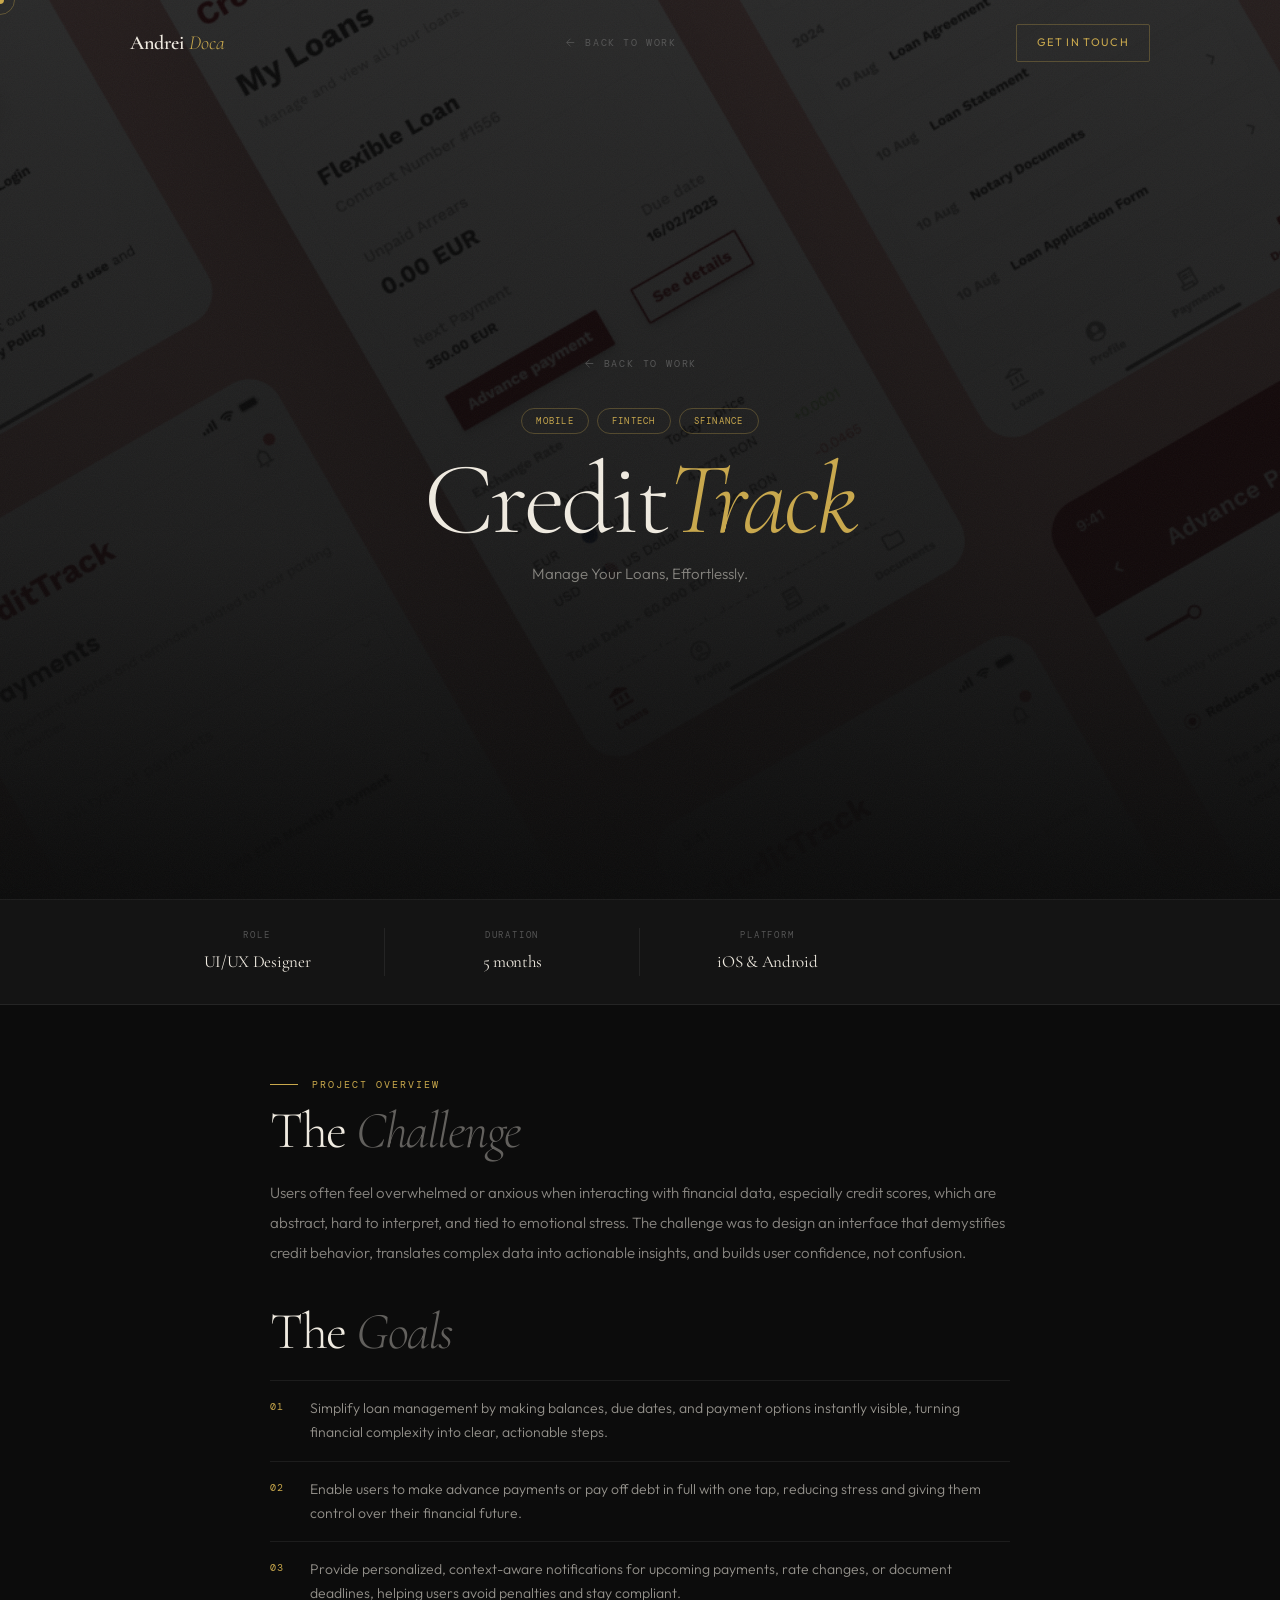
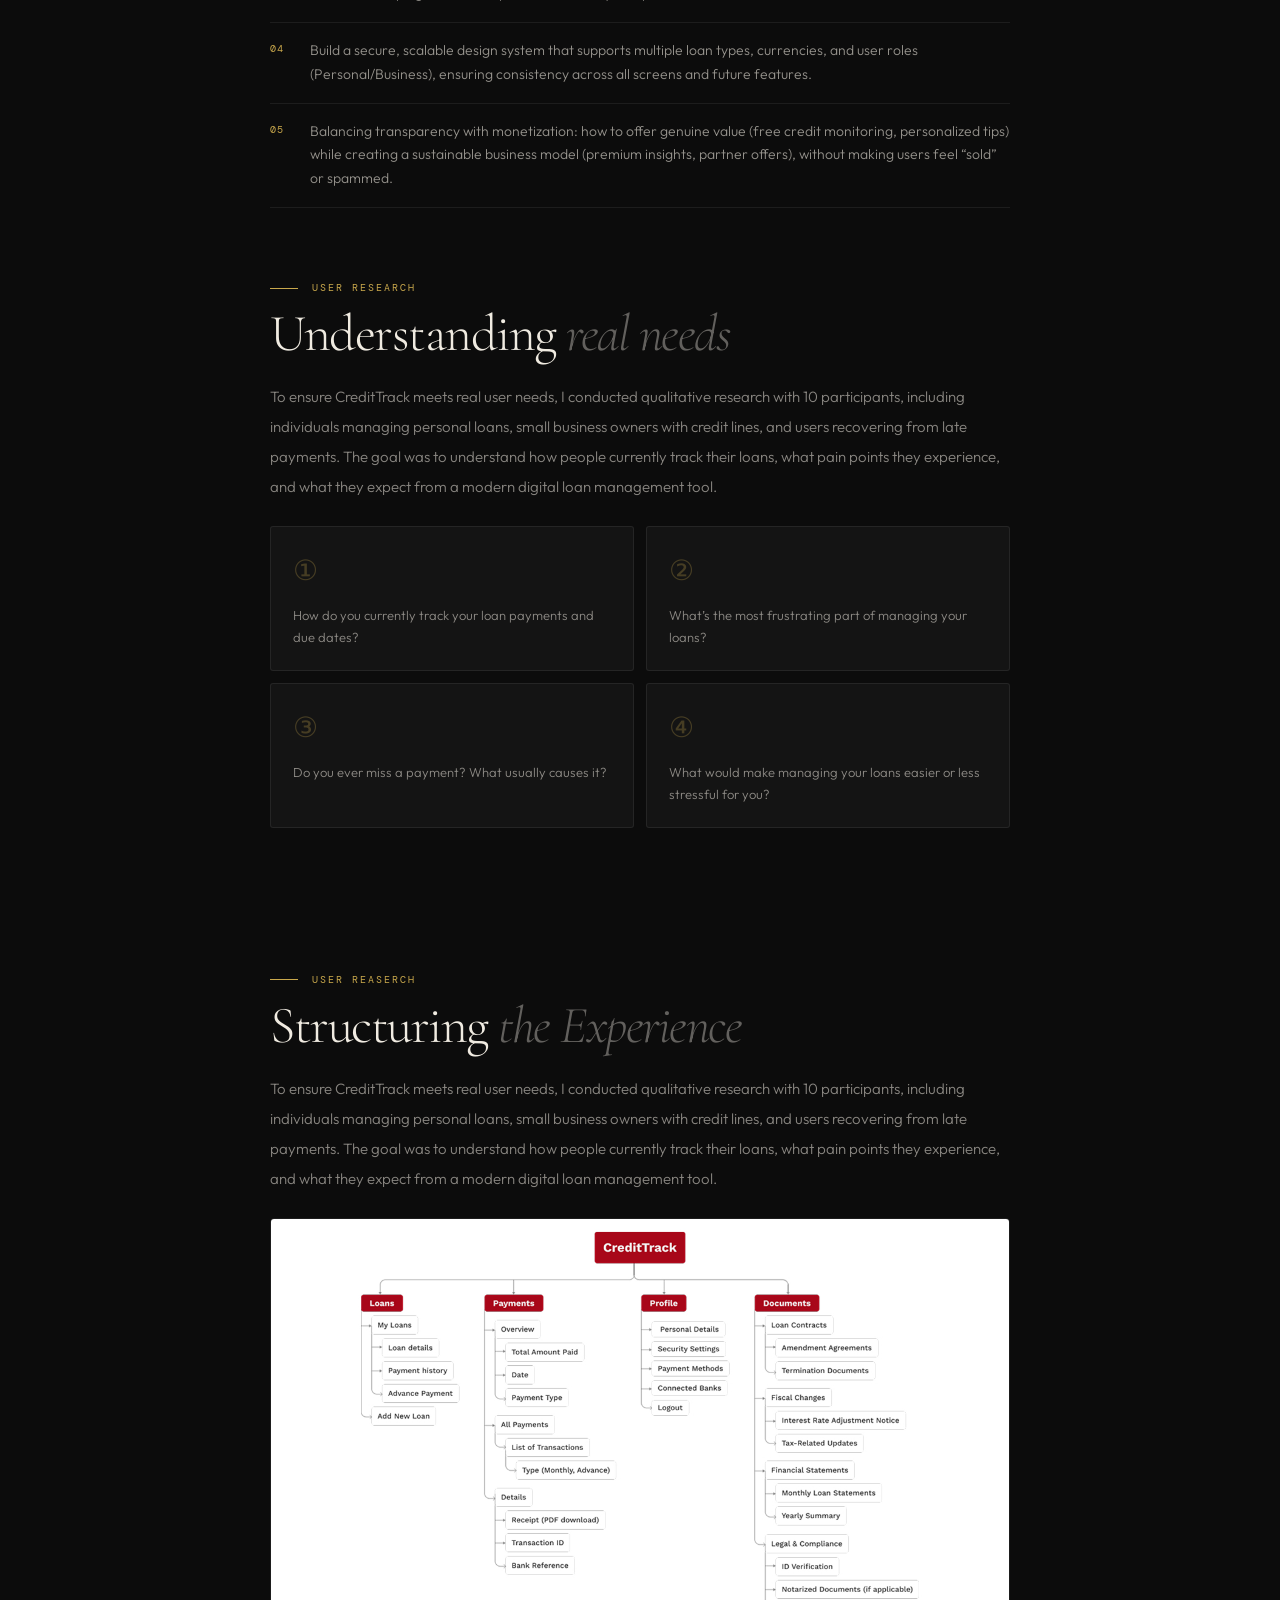
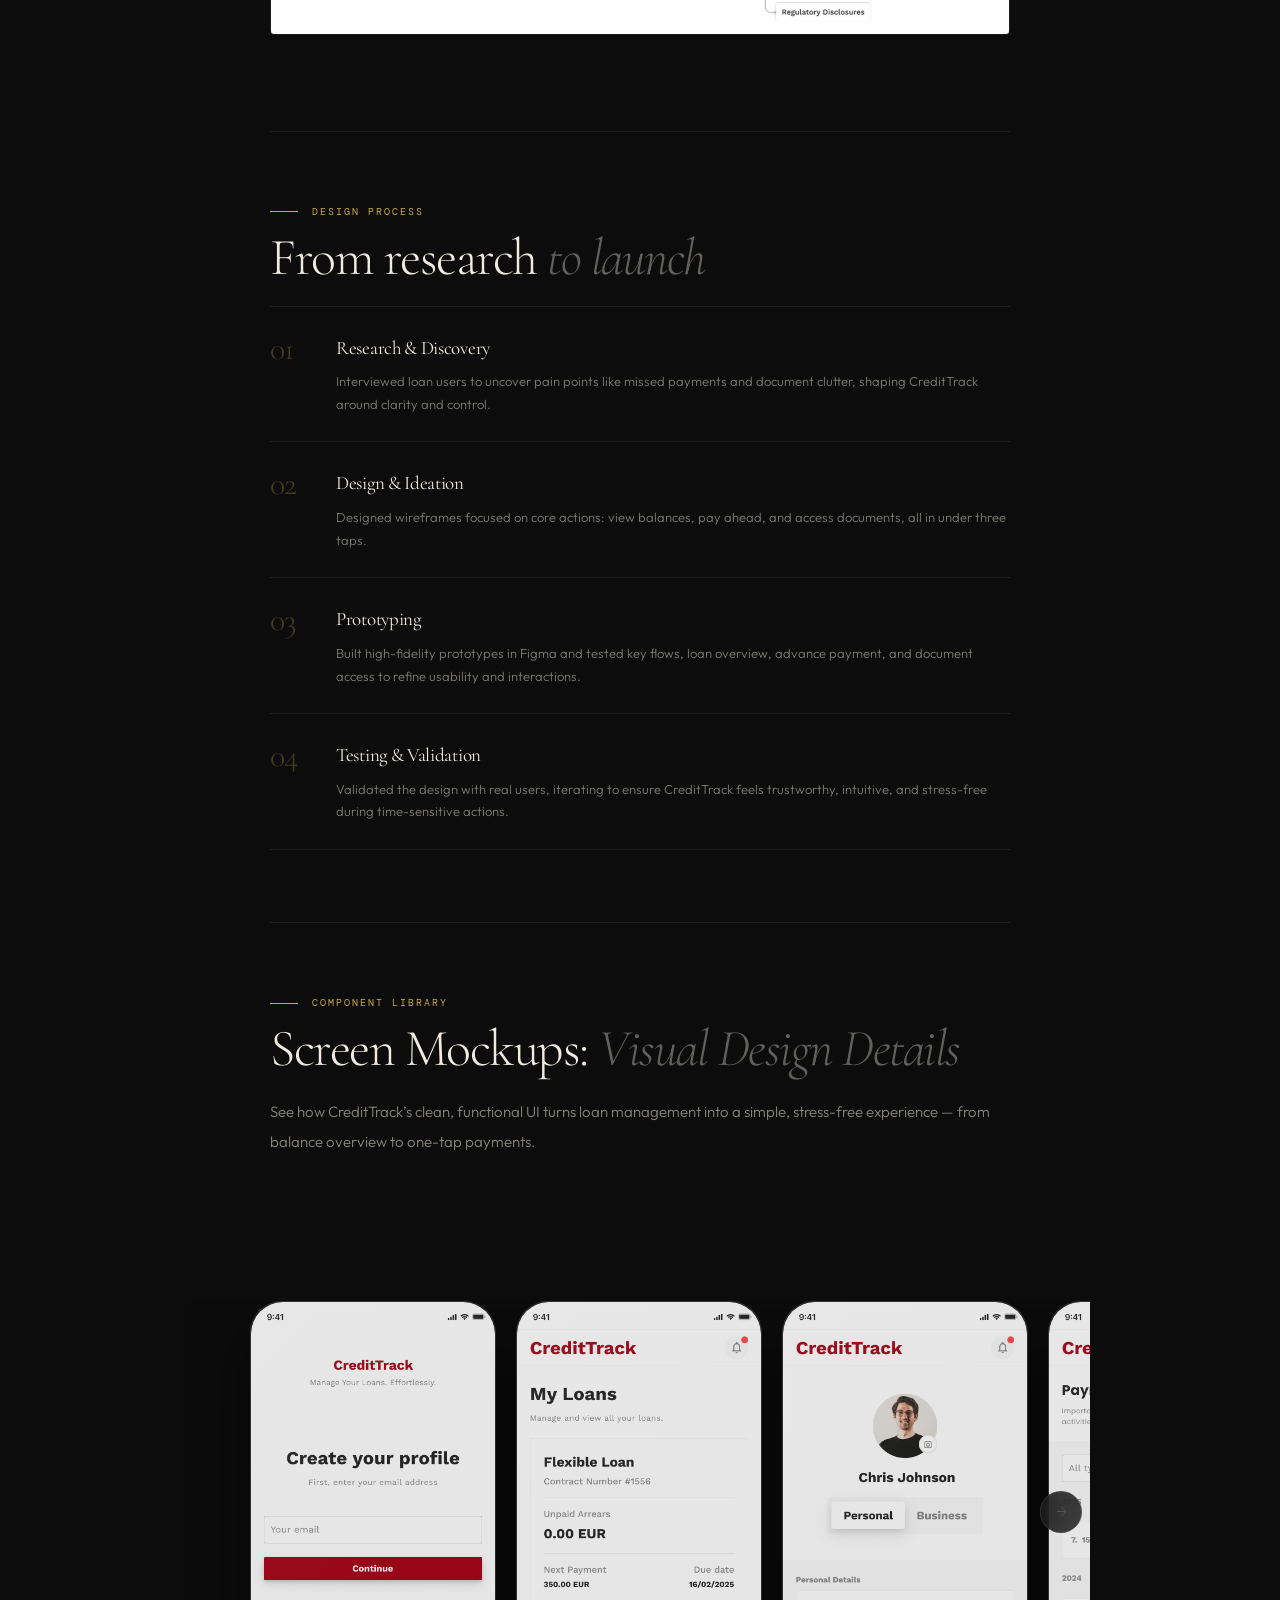
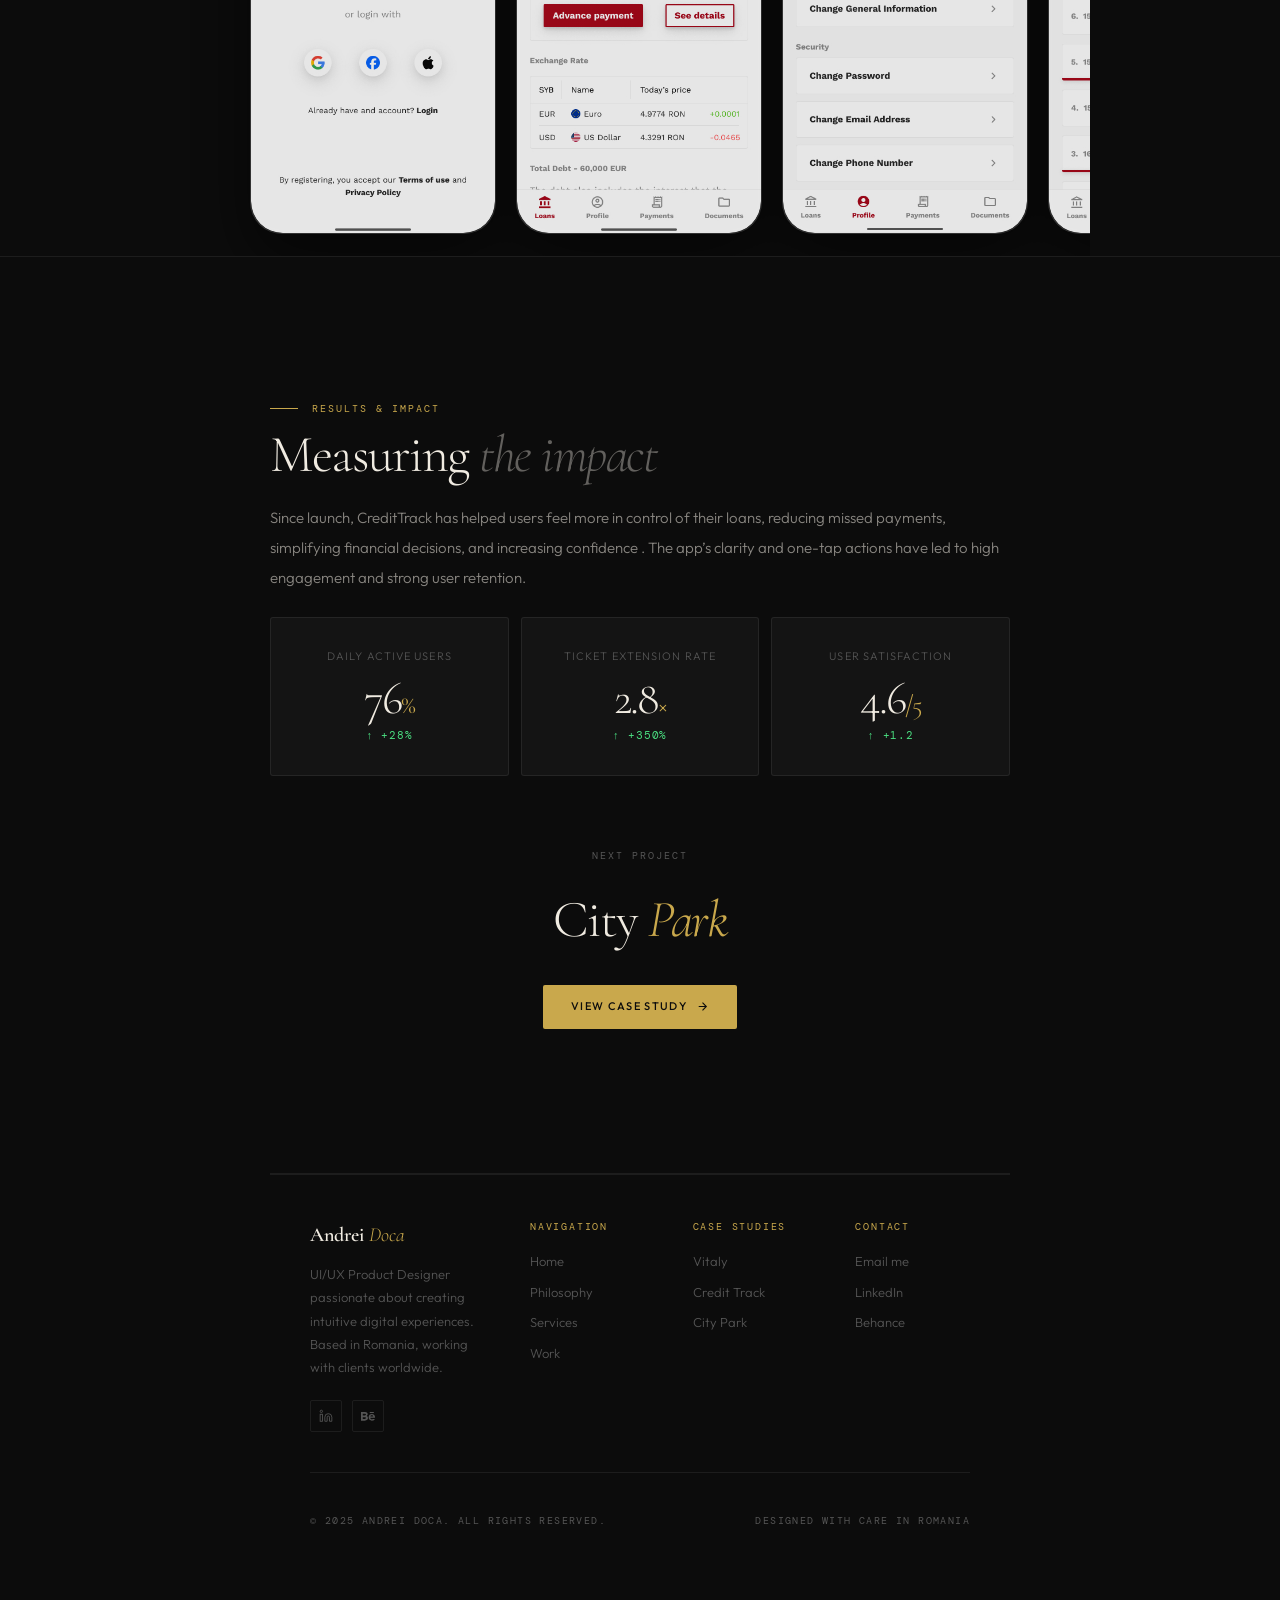
<file: usecases/credit_track.html>
<!DOCTYPE html>
<html lang="en">
  <head>
    <meta charset="UTF-8" />
    <meta name="viewport" content="width=device-width, initial-scale=1.0" />
    <title>Credit Track - Manage Your Lones, Effortlessly</title>
    <link rel="icon" type="image/x-icon" href ="../assets/logo.png?v=2" />
    <link rel="stylesheet" href="./styles/page_styles.css" />
    <link rel="stylesheet" href="../css/base.css" />
    <link rel="stylesheet" href="./styles/carousel.css" />


</head> 
<body>
    <div id="grain"></div>
    <div id="cur"></div>
    <div id="fol"></div>

    <nav id="nav">
      <div class="nav-inner">
        <a href="../index.html" class="nav-logo">Andrei <em>Doca</em></a>
        <a href="../index.html#projects" class="nav-back"
          ><svg
            viewBox="0 0 24 24"
            fill="none"
            stroke="currentColor"
            stroke-width="1.5"
          >
            <path d="M19 12H5M12 5l-7 7 7 7" /></svg
          >Back to work</a
        >
        <a href="../index.html#contact" class="nav-cta">Get In Touch</a>
      </div>
    </nav>
    <div class="cs-hero">
      <div class="cs-hero-img" style="background-image: url('/usecases/assets/Credit_Track/cover.jpg');"></div>
              <div class="cs-hero-bg"></div>
        <div class="cs-hero-inner">
          <a href="../index.html#projects" class="cs-back"
            ><svg
              viewBox="0 0 24 24"
              fill="none"
              stroke="currentColor"
              stroke-width="1.5"
            >
              <path d="M19 12H5M12 5l-7 7 7 7" /></svg
            >Back to work</a
          >
          <div class="cs-htags">
            <span class="cs-htag">Mobile</span
            ><span class="cs-htag">FinTech</span><span class="cs-htag">SFinance</span>
          </div>
          <h1 class="cs-title">Credit<em>Track</em></h1>
          <p class="cs-subtitle">
            Manage Your Loans, Effortlessly.
                    </p>
        </div>
      </div>

      <div class="cs-meta">
        <div class="cs-meta-grid">
          
          <div class="cs-meta-item">
            <div class="cs-meta-lbl">Role</div>
            <div class="cs-meta-val">UI/UX Designer</div>
          </div>
          <div class="cs-meta-item">
            <div class="cs-meta-lbl">Duration</div>
            <div class="cs-meta-val">5 months</div>
          </div>
          <div class="cs-meta-item">
            <div class="cs-meta-lbl">Platform</div>
            <div class="cs-meta-val">iOS & Android</div>
          </div>
        </div>
      </div>

      
      <div class="cs-body">
        <div class="cs-sec rv">
          <div class="sey left">
            <div class="sln"></div>
            <div class="slb">Project Overview</div>
          </div>
          <h2 class="cs-h2">The <em>Challenge</em></h2>
          <p class="cs-p">
            Users often feel overwhelmed or anxious when interacting with financial data, especially credit scores, which are abstract, hard to interpret, and tied to emotional stress. The challenge was to design an interface that demystifies credit behavior, translates complex data into actionable insights, and builds user confidence, not confusion.
          </p>
          <div>
            <div style="margin-top: 40px">
                <h2 class="cs-h2">The <em>Goals</em></h2>
                <div class="prob-list">
                  <div class="prob-row">
                    <div class="prob-n">01</div>
                    <div class="prob-t">
                      Simplify loan management by making balances, due dates, and payment options instantly visible, turning financial complexity into clear, actionable steps.
                    </div>
                  </div>
                  <div class="prob-row">
                    <div class="prob-n">02</div>
                    <div class="prob-t">
                      Enable users to make advance payments or pay off debt in full with one tap, reducing stress and giving them control over their financial future.
                    </div>
                  </div>
                  <div class="prob-row">
                    <div class="prob-n">03</div>
                    <div class="prob-t">
                      Provide personalized, context-aware notifications for upcoming payments, rate changes, or document deadlines, helping users avoid penalties and stay compliant.
                    </div>
                  </div>
                  <div class="prob-row">
                    <div class="prob-n">04</div>
                    <div class="prob-t">
                      Build a secure, scalable design system that supports multiple loan types, currencies, and user roles (Personal/Business), ensuring consistency across all screens and future features.
                    </div>
                  </div>
                  <div class="prob-row">
                    <div class="prob-n">05</div>
                    <div class="prob-t">
                      Balancing transparency with monetization: how to offer genuine value (free credit monitoring, personalized tips) while creating a sustainable business model (premium insights, partner offers), without making users feel “sold” or spammed.                </div>
              </div>
             
          </div>
          
            
          <div class="cs-sec rv">
            <div class="sey left">
              <div class="sln"></div>
              <div class="slb">User Research</div>
            </div>
            <h2 class="cs-h2">Understanding <em>real needs</em></h2>
            <p class="cs-p">
              To ensure CreditTrack meets real user needs, I conducted qualitative research with 10 participants, including individuals managing personal loans, small business owners with credit lines, and users recovering from late payments. The goal was to understand how people currently track their loans, what pain points they experience, and what they expect from a modern digital loan management tool.


            </p>
            <div class="insights-grid">
              <div class="ic">
                <div class="ic-icon">①</div>
                <div class="ic-txt">
                  How do you currently track your loan payments and due dates?
                </div>
              </div>
              <div class="ic">
                <div class="ic-icon">②</div>
                <div class="ic-txt">
                  What’s the most frustrating part of managing your loans?

                </div>
              </div>
              <div class="ic">
                <div class="ic-icon">③</div>
                <div class="ic-txt">
                  Do you ever miss a payment? What usually causes it?

                </div>
              </div>
              <div class="ic">
                <div class="ic-icon">④</div>
                <div class="ic-txt">
                  What would make managing your loans easier or less stressful for you?
                </div>
              </div>
            </div>
          </div>    
        </div>

        <div class="cs-sec rv">
          <div class="sey left">
            <div class="sln"></div>
            <div class="slb">User Reaserch</div>
          </div>
          <h2 class="cs-h2">Structuring <em>the Experience</em></h2>
          <p class = "cs-p">To ensure CreditTrack meets real user needs, I conducted qualitative research with 10 participants, including individuals managing personal loans, small business owners with credit lines, and users recovering from late payments. The goal was to understand how people currently track their loans, what pain points they experience, and what they expect from a modern digital loan management tool.</p>
          <img src="./assets/Credit_Track/IA.jpg" alt="App architecture diagram" class="cs-img" />
        </div>



        <div class="cs-sec rv">
          <div class="sey left">
            <div class="sln"></div>
            <div class="slb">Design Process</div>
          </div>
          <h2 class="cs-h2">From research <em>to launch</em></h2>
          <div class="proc-steps">
            <div class="proc-step">
              <div class="ps-num">01</div>
              <div>
                <div class="ps-title">Research &amp; Discovery</div>
                <div class="ps-desc">
                  Interviewed loan users to uncover pain points like missed payments and document clutter, shaping CreditTrack around clarity and control.



                </div>
              </div>
            </div>
            <div class="proc-step">
              <div class="ps-num">02</div>
              <div>
                <div class="ps-title">Design &amp; Ideation</div>
                <div class="ps-desc">
                  Designed wireframes focused on core actions: view balances, pay ahead, and access documents, all in under three taps.





                </div>
              </div>
            </div>
            <div class="proc-step">
              <div class="ps-num">03</div>
              <div>
                <div class="ps-title">Prototyping</div>
                <div class="ps-desc">
                  Built high-fidelity prototypes in Figma and tested key flows, loan overview, advance payment, and document access to refine usability and interactions.



                </div>
              </div>
            </div>
            <div class="proc-step">
              <div class="ps-num">04</div>
              <div>
                <div class="ps-title">Testing &amp; Validation</div>
                <div class="ps-desc">
                  Validated the design with real users, iterating to ensure CreditTrack feels trustworthy, intuitive, and stress-free during time-sensitive actions.



                </div>
              </div>
            </div>
          </div>
        </div>


        
        <div class="cs-sec rv">
          <div class="sey left">
            <div class="sln"></div>
            <div class="slb">Component Library</div>
            
          </div>
          <h2 class="cs-h2">Screen Mockups: 
            <em>Visual Design Details</em></h2>
          <p class="cs-p">See how CreditTrack’s clean, functional UI turns loan management into a simple, stress-free experience — from balance overview to one-tap payments.   
          </p>
        </div>
      </div>
      </div></div>
        <div class="car-section car-section-alt rv">
          
      
          <!-- MOBILE CAROUSEL — shows 3 phones side-by-side, slides one at a time -->
          <div class="car-wrap car-wrap-mobile" id="mobileCar">
            <div class="car-track car-track-mobile" id="mobileTrack">
              <!-- MOBILE SLIDE 1 -->
              <div class="car-slide-m">
                <div class="car-phone">
                  <img src="./assets/Credit_Track/Loans.jpg" alt="Mobile Home" loading="lazy"/>
                </div>
              </div>
    
              <!-- MOBILE SLIDE 2 -->
              <div class="car-slide-m">
                <div class="car-phone">
                  <img src="./assets/Credit_Track/Loans1.jpg" alt="Mobile Home" loading="lazy"/>
                  
                </div>
              </div>
    
              <!-- MOBILE SLIDE 3 -->
              <div class="car-slide-m">
                <div class="car-phone">
                  <img src="./assets/Credit_Track/Profile.jpg" alt="Mobile Home" loading="lazy"/>
                  
                </div>
              </div>
    
              <!-- MOBILE SLIDE 4 -->
              <div class="car-slide-m">
                <div class="car-phone">
                  <img src="./assets/Credit_Track/Profile1.jpg" alt="Mobile Home" loading="lazy"/>
                 
                </div>
              </div>
    
              <!-- MOBILE SLIDE 5 -->
              <div class="car-slide-m">
                <div class="car-phone">
                  <img src="./assets/Credit_Track/Profile2.jpg" alt="Mobile Home" loading="lazy"/>
                  
                </div>
              </div>
              
    
              <!-- Add more mobile slides following the same pattern -->
            </div>
            <!-- /car-track-mobile -->
    
            <button
              class="car-btn car-prev"
              data-target="mobileCar"
              aria-label="Previous"
            >
              <svg
                viewBox="0 0 24 24"
                fill="none"
                stroke="currentColor"
                stroke-width="1.5"
              >
                <path d="M19 12H5M12 5l-7 7 7 7" />
              </svg>
            </button>
            <button
              class="car-btn car-next"
              data-target="mobileCar"
              aria-label="Next"
            >
              <svg
                viewBox="0 0 24 24"
                fill="none"
                stroke="currentColor"
                stroke-width="1.5"
              >
                <path d="M5 12h14M12 5l7 7-7 7" />
              </svg>
            </button>
    
            <div class="car-footer">
              <div class="car-dots" id="mobileDots" hidden></div>
              <div class="car-counter" id="mobileCounter" hidden>1 / 5</div>
            </div>
          </div>
          <!-- /car-wrap-mobile -->
        </div>
        <!-- /mobile section -->

       

        <div class="cs-body">
          <div class="cs-sec rv">
        <div class="cs-sec rv">
          <div class="sey left">
            <div class="sln"></div>
            <div class="slb">Results &amp; Impact</div>
          </div>
          <h2 class="cs-h2">Measuring <em>the impact</em></h2>
          <p class="cs-p">
            Since launch, CreditTrack has helped users feel more in control of their loans, reducing missed payments, simplifying financial decisions, and increasing confidence . The app’s clarity and one-tap actions have led to high engagement and strong user retention. </p>
          <div class="results-grid">
            <div class="rc">
              <div class="rc-lbl">Daily Active Users</div>
              <div class="rc-val">
                76<span style="font-size: 26px; color: var(--gold)">%</span>
              </div>
              <div class="rc-delta">↑ +28%</div>
            </div>
            <div class="rc">
              <div class="rc-lbl">Ticket Extension Rate
              </div>
              <div class="rc-val">
                2.8<span style="font-size: 26px; color: var(--gold)">×</span>
              </div>
              <div class="rc-delta">↑ +350%</div>
            </div>
            <div class="rc">
              <div class="rc-lbl">User Satisfaction</div>
              <div class="rc-val">
                4.6<span style="font-size: 26px; color: var(--gold)">/5</span>
              </div>
              <div class="rc-delta">↑ +1.2</div>
            </div>
          </div>
          <div class="cs-next rv">
            <div class="cs-next-lbl">Next Project</div>
            <div class="cs-next-title">City <em>Park</em></div>
            <a href="./citypark.html" class="btn-gold">View Case Study
              <svg width="13" height="13" viewBox="0 0 24 24" fill="none" stroke="currentColor" stroke-width="2">
                <path d="M5 12h14M12 5l7 7-7 7" />
              </svg></a>
          </div>
      </div>


        <footer class="site-footer">
            <div class="footer-inner">
              <div class="footer-top">
                <div class="footer-brand">
                  <a href="../index.html" class="footer-brand-title"
                    >Andrei <em>Doca</em></a
                  >
                  <p class="footer-brand-desc">
                    UI/UX Product Designer passionate about creating intuitive digital
                    experiences. Based in Romania, working with clients worldwide.
                  </p>
                  <div class="footer-socials">
                    <a
                      href="https://www.linkedin.com/in/andreidoca/"
                      target="_blank"
                      class="footer-social"
                      ><svg
                        viewBox="0 0 24 24"
                        fill="none"
                        stroke="currentColor"
                        stroke-width="1.5"
                      >
                        <path
                          d="M16 8a6 6 0 016 6v7h-4v-7a2 2 0 00-2-2 2 2 0 00-2 2v7h-4v-7a6 6 0 016-6z"
                        />
                        <rect x="2" y="9" width="4" height="12" />
                        <circle cx="4" cy="4" r="2" /></svg
                    ></a>
                    <a
                      href="https://www.behance.net/DocaAndrei"
                      target="_blank"
                      class="footer-social"
                      ><svg viewBox="0 0 24 24" fill="currentColor">
                        <path
                          d="M22 7h-7V5h7v2zm1.726 10c-.442 1.297-2.029 3-5.101 3-3.074 0-5.564-1.729-5.564-5.675 0-3.91 2.325-5.92 5.466-5.92 3.082 0 4.964 1.782 5.375 4.426.078.506.109 1.188.095 2.14H15.97c.13 3.211 3.483 3.312 4.588 2.029h3.168zm-7.686-4h4.965c-.105-1.547-1.136-2.219-2.477-2.219-1.466 0-2.277.768-2.488 2.219zm-9.574 6.988H0V5.021h6.953c5.476.081 5.58 5.444 2.72 6.906 3.461 1.26 3.577 8.061-3.207 8.061zM3 11h3.584c2.508 0 2.906-3-.312-3H3v3zm3.391 3H3v3.016h3.341c3.055 0 2.868-3.016.05-3.016z"
                        /></svg
                    ></a>
                  </div>
                </div>
                <div>
                  <div class="footer-col-title">Navigation</div>
                  <div class="footer-col-links">
                    <a href="../index.html">Home</a
                    ><a href="../index.html#about">Philosophy</a
                    ><a href="../index.html#services">Services</a
                    ><a href="../index.html#projects">Work</a>
                  </div>
                </div>
                <div>
                  <div class="footer-col-title">Case Studies</div>
                  <div class="footer-col-links">
                    <a href="./vitaly.html">Vitaly</a
                    ><a href="./credit_track.html">Credit Track</a
                    ><a href="./citypark.html">City Park</a>
                  </div>
                </div>
                <div>
                  <div class="footer-col-title">Contact</div>
                  <div class="footer-col-links">
                    <a href="mailto:andreitiberiu.doca@gmail.com">Email me</a
                    ><a href="https://www.linkedin.com/in/andreidoca/" target="_blank"
                      >LinkedIn</a
                    ><a href="https://www.behance.net/DocaAndrei" target="_blank"
                      >Behance</a
                    >
                  </div>
                </div>
              </div>
              <div class="footer-bottom">
                <span class="footer-copy"
                  >© 2025 Andrei Doca. All Rights Reserved.</span
                ><span class="footer-copy">Designed with care in Romania</span>
              </div>
            </div>

            

            
          </footer>
          
      <script src = "../js/scripts.js" defer></script>
      <script src="./js/carousel.js" defer></script>
      <script src="./js/powerloop.js" defer></script>

  
</body>
</file>
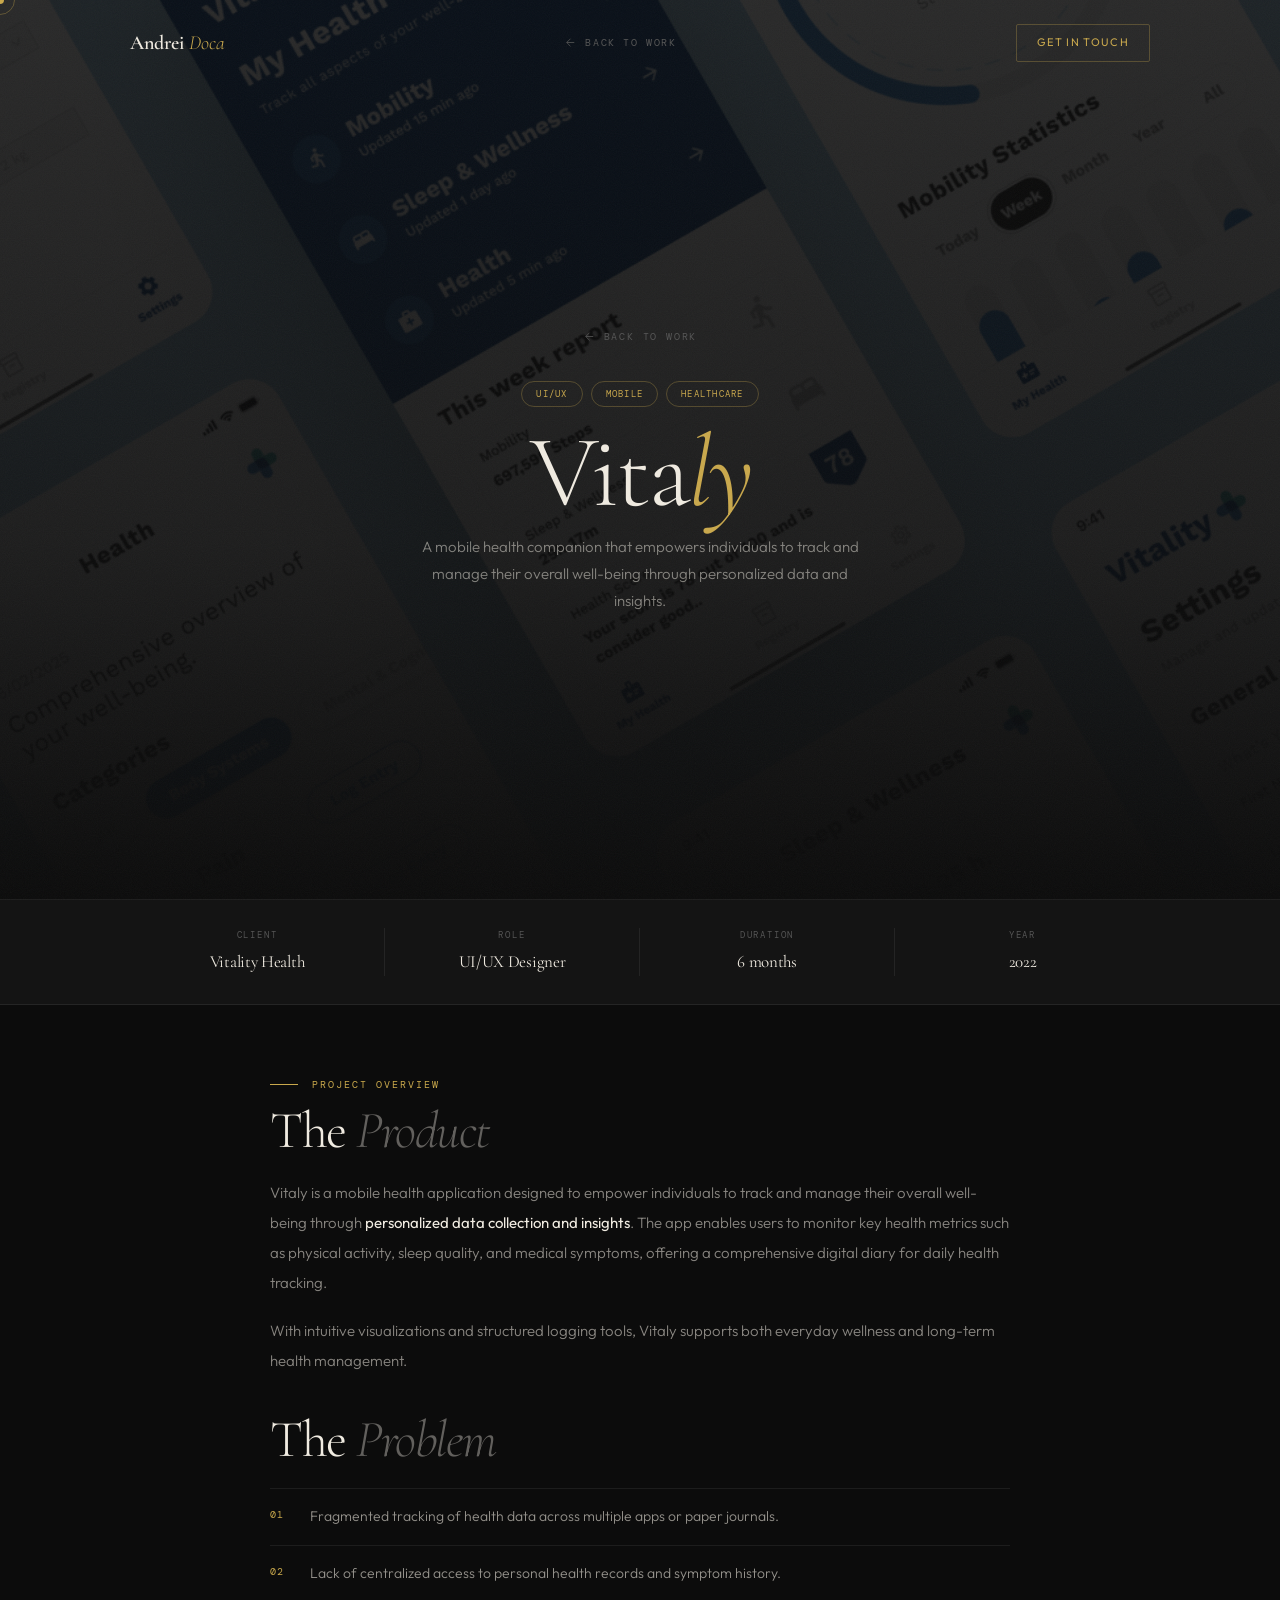
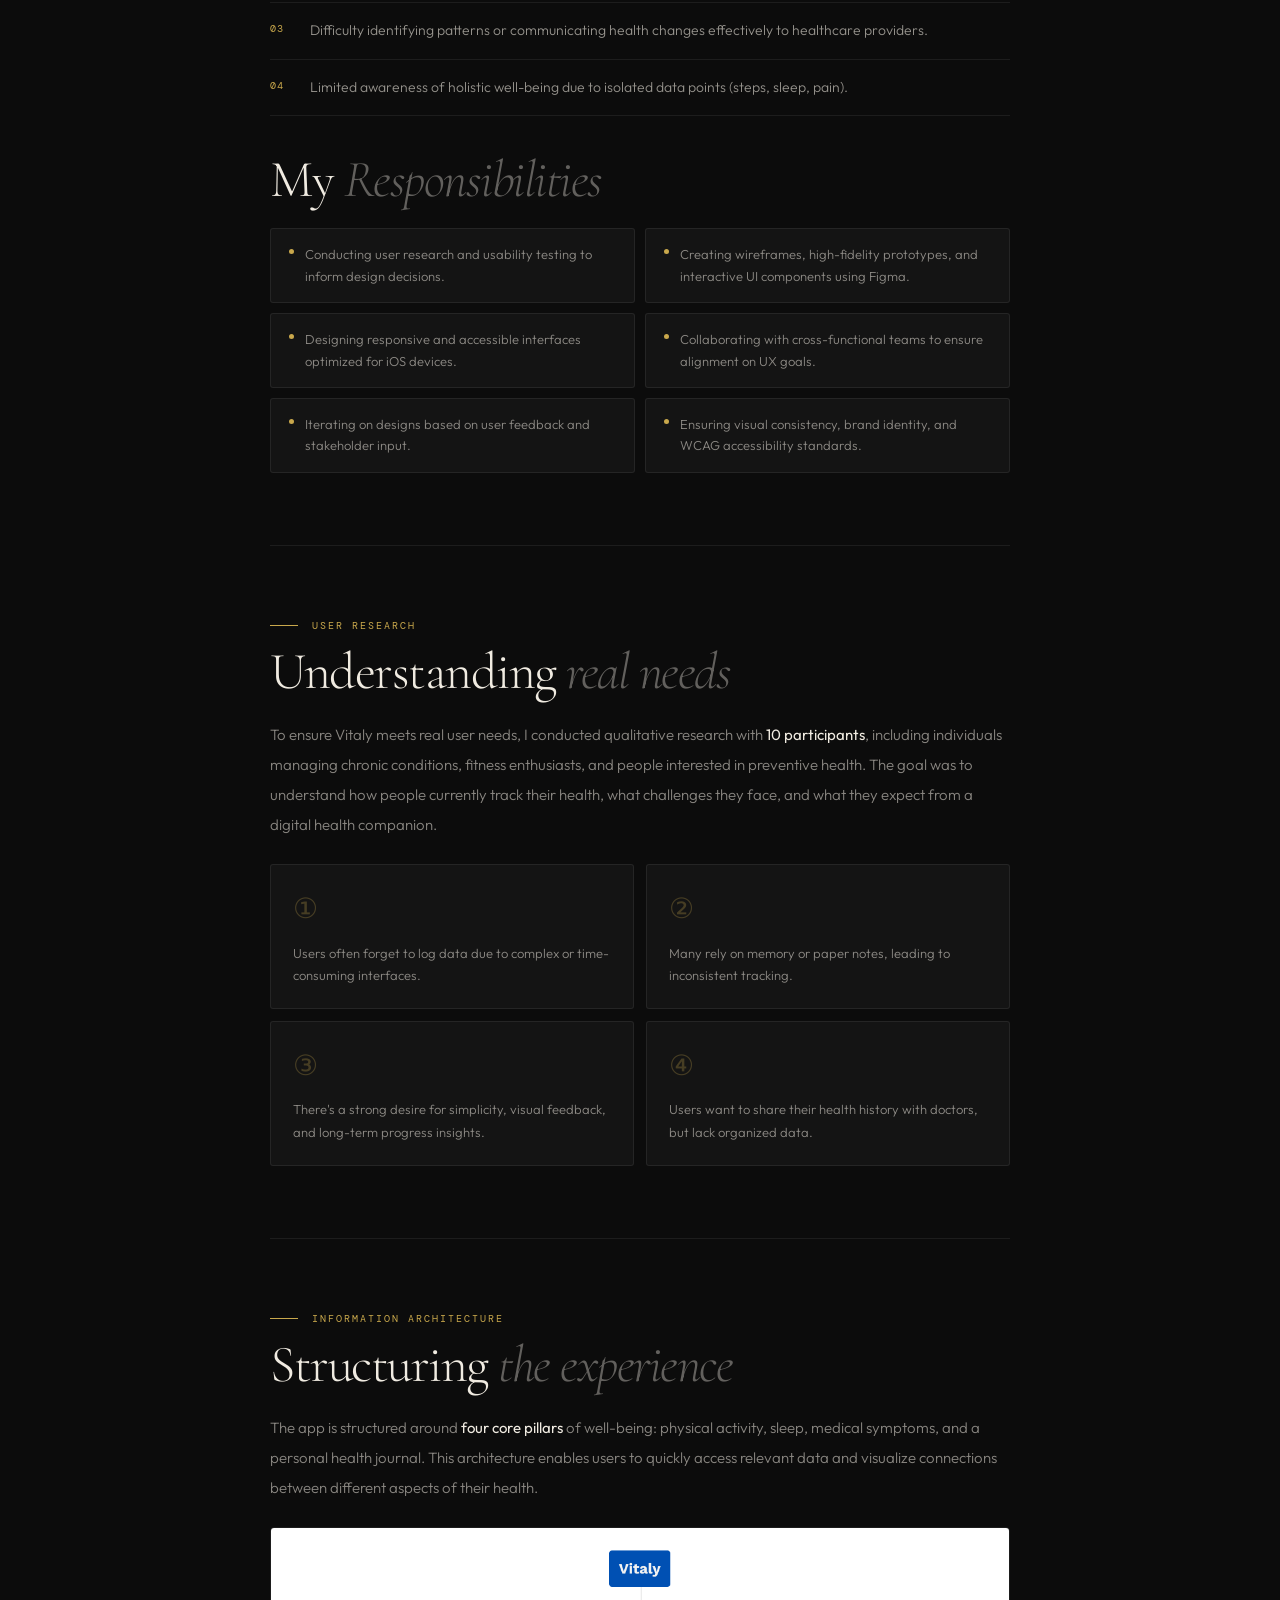
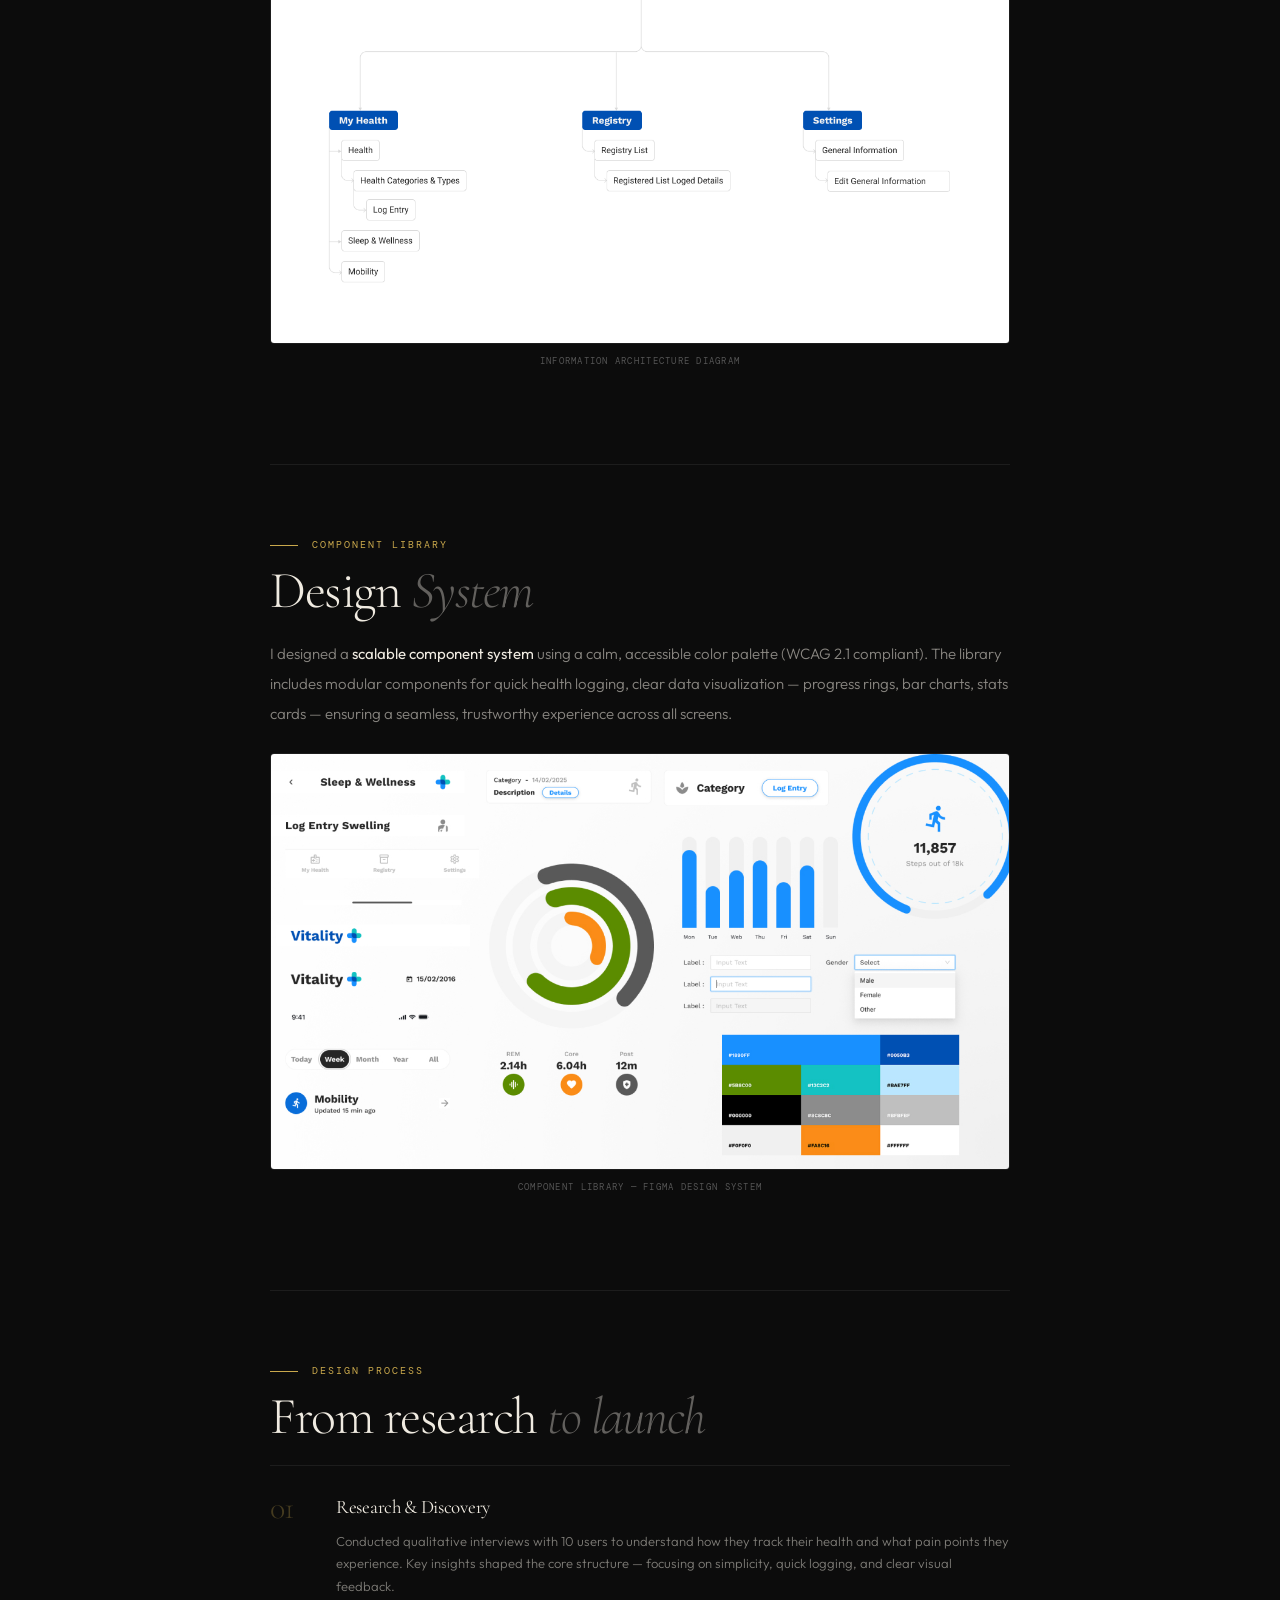
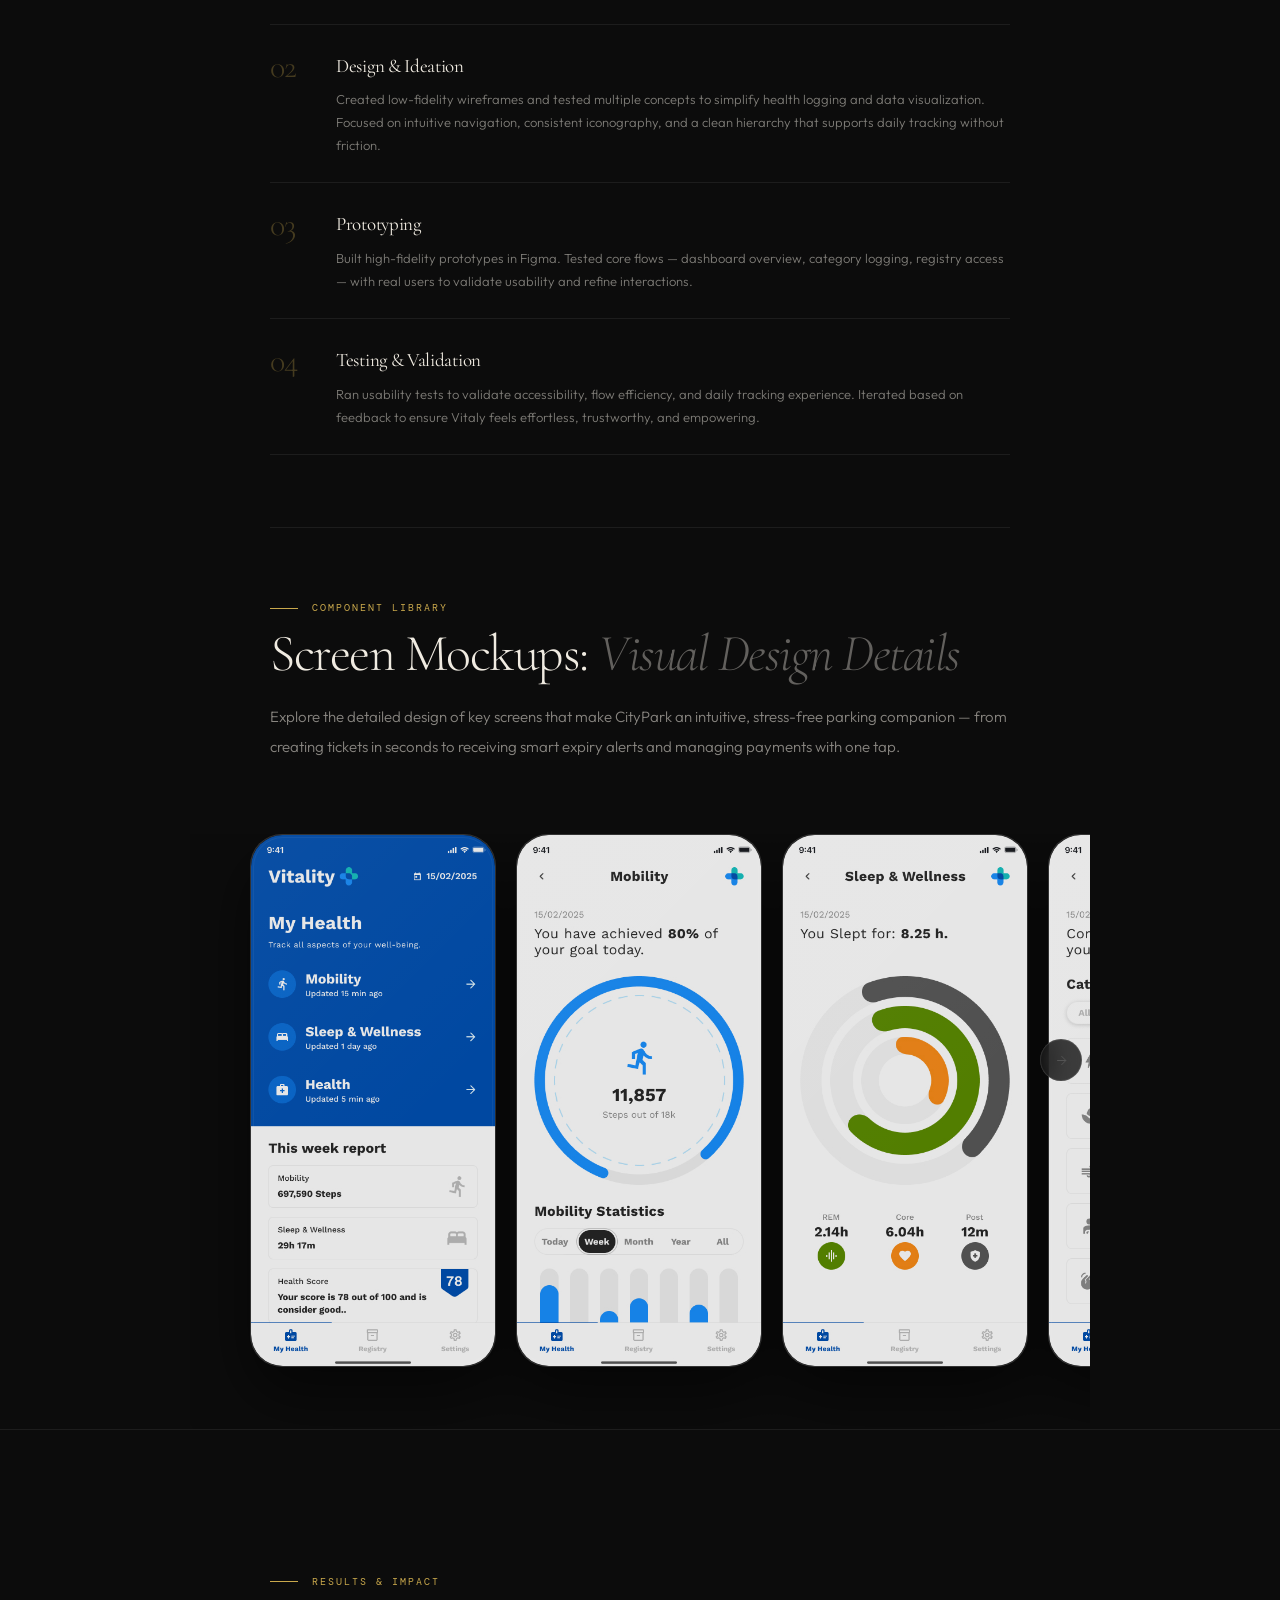
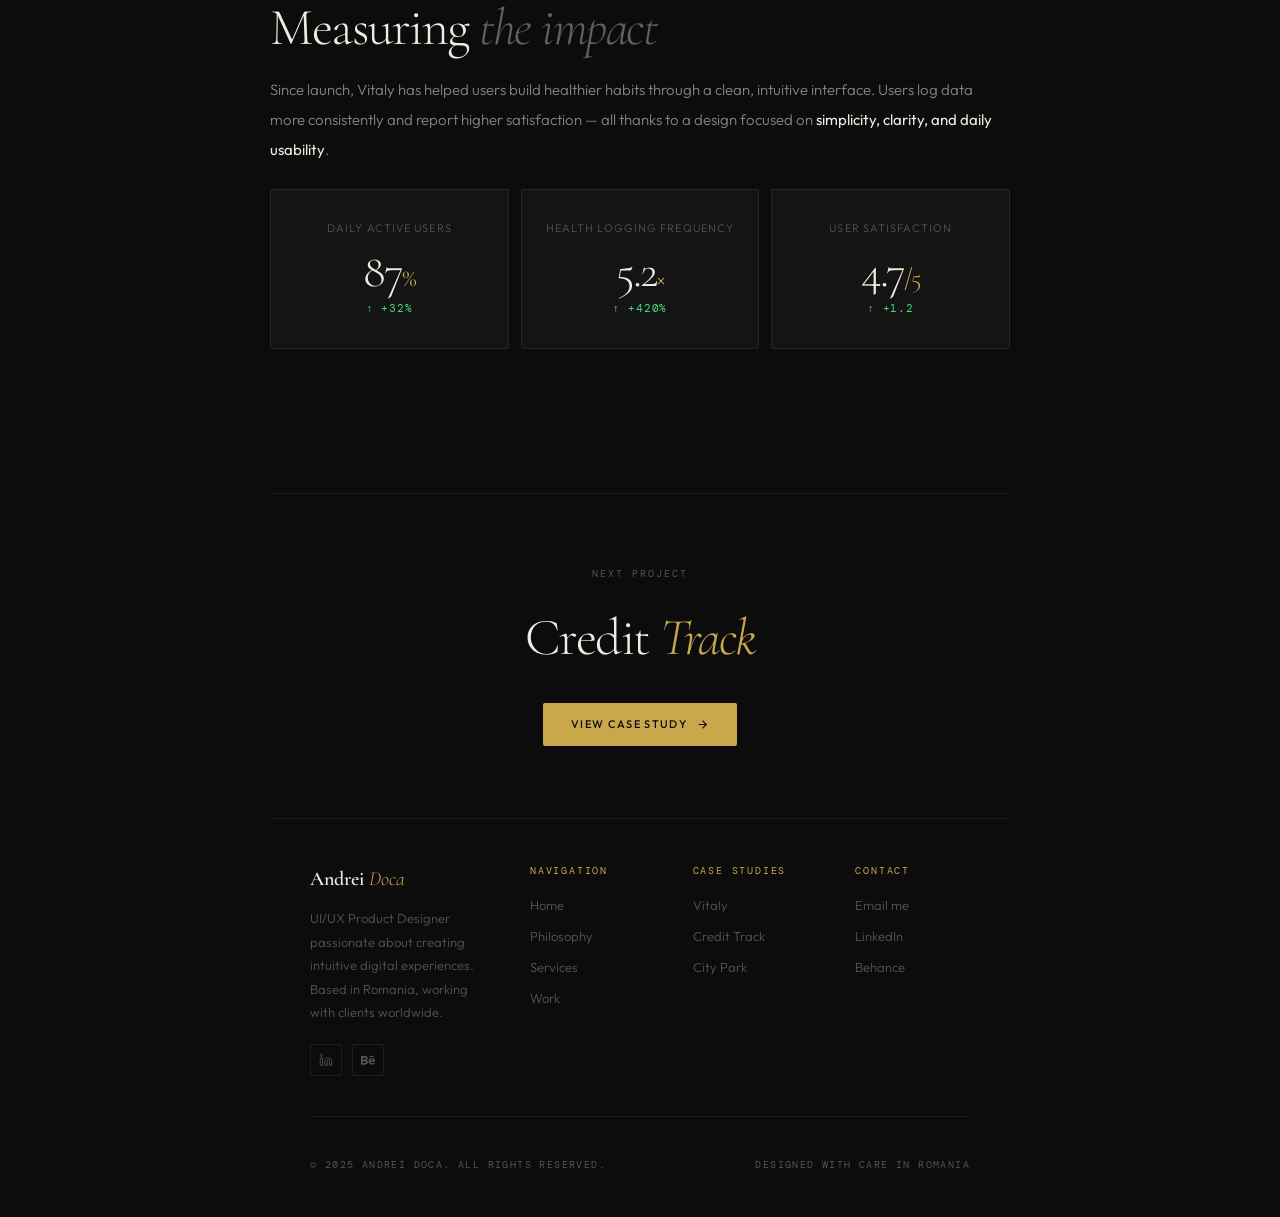
<file: usecases/vitaly.html>
<!DOCTYPE html>
<html lang="en">

<head>
  <meta charset="UTF-8" />
  <meta name="viewport" content="width=device-width, initial-scale=1.0" />
  <title>Vitaly — Mobile Health App · Andrei Doca</title>
  <link rel="icon" type="image/x-icon" href ="../assets/logo.png?v=2" />
  <link rel="stylesheet" href="./styles/page_styles.css" />
  <link rel="stylesheet" href="../css/base.css" />
  <link rel="stylesheet" href="./styles/carousel.css" />
  <style>
    a {
      cursor: none;
    }
  </style>
</head>

<body>
  <div id="grain"></div>
  <div id="cur"></div>
  <div id="fol"></div>

  <nav id="nav">
    <div class="nav-inner">
      <a href="../index.html" class="nav-logo">Andrei <em>Doca</em></a>
      <a href="../index.html#projects" class="nav-back"><svg viewBox="0 0 24 24" fill="none" stroke="currentColor"
          stroke-width="1.5">
          <path d="M19 12H5M12 5l-7 7 7 7" />
        </svg>Back to work</a>
      <a href="../index.html#contact" class="nav-cta">Get In Touch</a>
    </div>
  </nav>

  <div class="cs-hero" id="project">

    <div class="cs-hero-img" style="background-image: url('/usecases/assets/Vitaly/hero_img.png');"></div>
    <div class="cs-hero-bg"></div>
    <div class="cs-hero-inner">
      <a href="../index.html#projects" class="cs-back"><svg viewBox="0 0 24 24" fill="none" stroke="currentColor"
          stroke-width="1.5">
          <path d="M19 12H5M12 5l-7 7 7 7" />
        </svg>Back to work</a>
      <div class="cs-htags">
        <span class="cs-htag">UI/UX</span><span class="cs-htag">Mobile</span><span class="cs-htag">Healthcare</span>
      </div>
      <h1 class="cs-title">Vita<em>ly</em></h1>
      <p class="cs-subtitle">
        A mobile health companion that empowers individuals to track and
        manage their overall well-being through personalized data and
        insights.
      </p>
    </div>
  </div>

  <div class="cs-meta">
    <div class="cs-meta-grid">
      <div class="cs-meta-item">
        <div class="cs-meta-lbl">Client</div>
        <div class="cs-meta-val">Vitality Health</div>
      </div>
      <div class="cs-meta-item">
        <div class="cs-meta-lbl">Role</div>
        <div class="cs-meta-val">UI/UX Designer</div>
      </div>
      <div class="cs-meta-item">
        <div class="cs-meta-lbl">Duration</div>
        <div class="cs-meta-val">6 months</div>
      </div>
      <div class="cs-meta-item">
        <div class="cs-meta-lbl">Year</div>
        <div class="cs-meta-val">2022</div>
      </div>
    </div>
  </div>

  <div class="cs-body" id="overview">
    <div class="cs-sec rv">
      <div class="sey left">
        <div class="sln"></div>
        <div class="slb">Project Overview</div>
      </div>
      <h2 class="cs-h2">The <em>Product</em></h2>
      <p class="cs-p">
        Vitaly is a mobile health application designed to empower individuals
        to track and manage their overall well-being through
        <strong>personalized data collection and insights</strong>. The app
        enables users to monitor key health metrics such as physical activity,
        sleep quality, and medical symptoms, offering a comprehensive digital
        diary for daily health tracking.
      </p>
      <p class="cs-p">
        With intuitive visualizations and structured logging tools, Vitaly
        supports both everyday wellness and long-term health management.
      </p>
      <div style="margin-top: 40px">
        <h2 class="cs-h2">The <em>Problem</em></h2>
        <div class="prob-list">
          <div class="prob-row">
            <div class="prob-n">01</div>
            <div class="prob-t">
              Fragmented tracking of health data across multiple apps or paper
              journals.
            </div>
          </div>
          <div class="prob-row">
            <div class="prob-n">02</div>
            <div class="prob-t">
              Lack of centralized access to personal health records and
              symptom history.
            </div>
          </div>
          <div class="prob-row">
            <div class="prob-n">03</div>
            <div class="prob-t">
              Difficulty identifying patterns or communicating health changes
              effectively to healthcare providers.
            </div>
          </div>
          <div class="prob-row">
            <div class="prob-n">04</div>
            <div class="prob-t">
              Limited awareness of holistic well-being due to isolated data
              points (steps, sleep, pain).
            </div>
          </div>
        </div>
      </div>
      <div style="margin-top: 40px">
        <h2 class="cs-h2">My <em>Responsibilities</em></h2>
        <div class="resp-grid">
          <div class="resp-item">
            <div class="resp-dot"></div>
            <div class="resp-txt">
              Conducting user research and usability testing to inform design
              decisions.
            </div>
          </div>
          <div class="resp-item">
            <div class="resp-dot"></div>
            <div class="resp-txt">
              Creating wireframes, high-fidelity prototypes, and interactive
              UI components using Figma.
            </div>
          </div>
          <div class="resp-item">
            <div class="resp-dot"></div>
            <div class="resp-txt">
              Designing responsive and accessible interfaces optimized for iOS
              devices.
            </div>
          </div>
          <div class="resp-item">
            <div class="resp-dot"></div>
            <div class="resp-txt">
              Collaborating with cross-functional teams to ensure alignment on
              UX goals.
            </div>
          </div>
          <div class="resp-item">
            <div class="resp-dot"></div>
            <div class="resp-txt">
              Iterating on designs based on user feedback and stakeholder
              input.
            </div>
          </div>
          <div class="resp-item">
            <div class="resp-dot"></div>
            <div class="resp-txt">
              Ensuring visual consistency, brand identity, and WCAG
              accessibility standards.
            </div>
          </div>
        </div>
      </div>
    </div>

    <div class="cs-sec rv">
      <div class="sey left">
        <div class="sln"></div>
        <div class="slb">User Research</div>
      </div>
      <h2 class="cs-h2">Understanding <em>real needs</em></h2>
      <p class="cs-p">
        To ensure Vitaly meets real user needs, I conducted qualitative
        research with <strong>10 participants</strong>, including individuals
        managing chronic conditions, fitness enthusiasts, and people
        interested in preventive health. The goal was to understand how people
        currently track their health, what challenges they face, and what they
        expect from a digital health companion.
      </p>
      <div class="insights-grid">
        <div class="ic">
          <div class="ic-icon">①</div>
          <div class="ic-txt">
            Users often forget to log data due to complex or time-consuming
            interfaces.
          </div>
        </div>
        <div class="ic">
          <div class="ic-icon">②</div>
          <div class="ic-txt">
            Many rely on memory or paper notes, leading to inconsistent
            tracking.
          </div>
        </div>
        <div class="ic">
          <div class="ic-icon">③</div>
          <div class="ic-txt">
            There's a strong desire for simplicity, visual feedback, and
            long-term progress insights.
          </div>
        </div>
        <div class="ic">
          <div class="ic-icon">④</div>
          <div class="ic-txt">
            Users want to share their health history with doctors, but lack
            organized data.
          </div>
        </div>
      </div>
    </div>

    <div class="cs-sec rv">
      <div class="sey left">
        <div class="sln"></div>
        <div class="slb">Information Architecture</div>
      </div>
      <h2 class="cs-h2">Structuring <em>the experience</em></h2>
      <p class="cs-p">
        The app is structured around <strong>four core pillars</strong> of
        well-being: physical activity, sleep, medical symptoms, and a personal
        health journal. This architecture enables users to quickly access
        relevant data and visualize connections between different aspects of
        their health.
      </p>
      <img src="./assets/Vitaly/Information Architecture.png" alt="Information Architecture" class="cs-img" />
      <p class="cs-img-cap">Information architecture diagram</p>
    </div>

    <div class="cs-sec rv">
      <div class="sey left">
        <div class="sln"></div>
        <div class="slb">Component Library</div>
      </div>
      <h2 class="cs-h2">Design <em>System</em></h2>
      <p class="cs-p">
        I designed a <strong>scalable component system</strong> using a calm,
        accessible color palette (WCAG 2.1 compliant). The library includes
        modular components for quick health logging, clear data visualization
        — progress rings, bar charts, stats cards — ensuring a seamless,
        trustworthy experience across all screens.
      </p>
      <img src="./assets/Vitaly/Component Library.jpg" alt="Component Library" class="cs-img" />
      <p class="cs-img-cap">Component library — Figma design system</p>
    </div>

    <div class="cs-sec rv">
      <div class="sey left">
        <div class="sln"></div>
        <div class="slb">Design Process</div>
      </div>
      <h2 class="cs-h2">From research <em>to launch</em></h2>
      <div class="proc-steps">
        <div class="proc-step">
          <div class="ps-num">01</div>
          <div>
            <div class="ps-title">Research &amp; Discovery</div>
            <div class="ps-desc">
              Conducted qualitative interviews with 10 users to understand how
              they track their health and what pain points they experience.
              Key insights shaped the core structure — focusing on simplicity,
              quick logging, and clear visual feedback.
            </div>
          </div>
        </div>
        <div class="proc-step">
          <div class="ps-num">02</div>
          <div>
            <div class="ps-title">Design &amp; Ideation</div>
            <div class="ps-desc">
              Created low-fidelity wireframes and tested multiple concepts to
              simplify health logging and data visualization. Focused on
              intuitive navigation, consistent iconography, and a clean
              hierarchy that supports daily tracking without friction.
            </div>
          </div>
        </div>
        <div class="proc-step">
          <div class="ps-num">03</div>
          <div>
            <div class="ps-title">Prototyping</div>
            <div class="ps-desc">
              Built high-fidelity prototypes in Figma. Tested core flows —
              dashboard overview, category logging, registry access — with
              real users to validate usability and refine interactions.
            </div>
          </div>
        </div>
        <div class="proc-step">
          <div class="ps-num">04</div>
          <div>
            <div class="ps-title">Testing &amp; Validation</div>
            <div class="ps-desc">
              Ran usability tests to validate accessibility, flow efficiency,
              and daily tracking experience. Iterated based on feedback to
              ensure Vitaly feels effortless, trustworthy, and empowering.
            </div>
          </div>
        </div>
      </div>
    </div>
    <div class="cs-sec rv">
      <div class="sey left">
        <div class="sln"></div>
        <div class="slb">Component Library</div>

      </div>
      <h2 class="cs-h2">Screen Mockups:
        <em>Visual Design Details</em>
      </h2>
      <p class="cs-p">Explore the detailed design of key screens that make CityPark an intuitive, stress-free parking
        companion — from creating tickets in seconds to receiving smart expiry alerts and managing payments with one
        tap.
      </p>




    </div>
  </div>
  <div class="car-section car-section-alt rv">


    <!-- MOBILE CAROUSEL — shows 3 phones side-by-side, slides one at a time -->
    <div class="car-wrap car-wrap-mobile" id="mobileCar">
      <div class="car-track car-track-mobile" id="mobileTrack">
        <!-- MOBILE SLIDE 1 -->
        <div class="car-slide-m">
          <div class="car-phone">
            <img src="assets/Vitaly/1.jpg" alt="Mobile Home" loading="lazy" />
          </div>
        </div>

        <!-- MOBILE SLIDE 2 -->
        <div class="car-slide-m">
          <div class="car-phone">
            <img src="assets/Vitaly/2.jpg" alt="Mobile Home" loading="lazy" />

          </div>
        </div>

        <!-- MOBILE SLIDE 3 -->
        <div class="car-slide-m">
          <div class="car-phone">
            <img src="assets/Vitaly/3.jpg" alt="Mobile Home" loading="lazy" />

          </div>
        </div>

        <!-- MOBILE SLIDE 4 -->
        <div class="car-slide-m">
          <div class="car-phone">
            <img src="assets/Vitaly/4.jpg" alt="Mobile Home" loading="lazy" />

          </div>
          <div class="phone-label">Deadline Alerts</div>
        </div>

        <!-- MOBILE SLIDE 5 -->
        <div class="car-slide-m">
          <div class="car-phone">
            <img src="assets/Vitaly/5.jpg" alt="Mobile Home" loading="lazy" />

          </div>
        </div>
        <div class="car-slide-m">
          <div class="car-phone">
            <img src="assets/Vitaly/6.jpg" alt="Mobile Home" loading="lazy" />

          </div>

        </div>
        <div class="car-slide-m">
          <div class="car-phone">
            <img src="assets/Vitaly/7.jpg" alt="Mobile Home" loading="lazy" />

          </div>
        </div>
        <!-- Add more mobile slides following the same pattern -->
      </div>
      <!-- /car-track-mobile -->

      <button class="car-btn car-prev" data-target="mobileCar" aria-label="Previous">
        <svg viewBox="0 0 24 24" fill="none" stroke="currentColor" stroke-width="1.5">
          <path d="M19 12H5M12 5l-7 7 7 7" />
        </svg>
      </button>
      <button class="car-btn car-next" data-target="mobileCar" aria-label="Next">
        <svg viewBox="0 0 24 24" fill="none" stroke="currentColor" stroke-width="1.5">
          <path d="M5 12h14M12 5l7 7-7 7" />
        </svg>
      </button>

      <div class="car-footer">
        <div class="car-dots" id="mobileDots" hidden></div>
        <div class="car-counter" id="mobileCounter" hidden>1 / 5</div>
      </div>
    </div>
    <!-- /car-wrap-mobile -->
  </div>
  <!-- /mobile section -->


  <div class="cs-body">
    <div class="cs-sec rv">

      <div class="cs-sec rv">
        <div class="sey left">
          <div class="sln"></div>
          <div class="slb">Results &amp; Impact</div>
        </div>
        <h2 class="cs-h2">Measuring <em>the impact</em></h2>
        <p class="cs-p">
          Since launch, Vitaly has helped users build healthier habits through a
          clean, intuitive interface. Users log data more consistently and
          report higher satisfaction — all thanks to a design focused on
          <strong>simplicity, clarity, and daily usability</strong>.
        </p>
        <div class="results-grid">
          <div class="rc">
            <div class="rc-lbl">Daily Active Users</div>
            <div class="rc-val">
              87<span style="font-size: 26px; color: var(--gold)">%</span>
            </div>
            <div class="rc-delta">↑ +32%</div>
          </div>
          <div class="rc">
            <div class="rc-lbl">Health Logging Frequency</div>
            <div class="rc-val">
              5.2<span style="font-size: 26px; color: var(--gold)">×</span>
            </div>
            <div class="rc-delta">↑ +420%</div>
          </div>
          <div class="rc">
            <div class="rc-lbl">User Satisfaction</div>
            <div class="rc-val">
              4.7<span style="font-size: 26px; color: var(--gold)">/5</span>
            </div>
            <div class="rc-delta">↑ +1.2</div>
          </div>
        </div>
      </div>
    </div>

    <div class="cs-next rv">
      <div class="cs-next-lbl">Next Project</div>
      <div class="cs-next-title">Credit <em>Track</em></div>
      <a href="./credit_track.html" class="btn-gold">View Case Study
        <svg width="13" height="13" viewBox="0 0 24 24" fill="none" stroke="currentColor" stroke-width="2">
          <path d="M5 12h14M12 5l7 7-7 7" />
        </svg></a>
    </div>

    <footer class="site-footer">
      <div class="footer-inner">
        <div class="footer-top">
          <div class="footer-brand">
            <a href="../index.html" class="footer-brand-title">Andrei <em>Doca</em></a>
            <p class="footer-brand-desc">
              UI/UX Product Designer passionate about creating intuitive digital
              experiences. Based in Romania, working with clients worldwide.
            </p>
            <div class="footer-socials">
              <a href="https://www.linkedin.com/in/andreidoca/" target="_blank" class="footer-social"><svg
                  viewBox="0 0 24 24" fill="none" stroke="currentColor" stroke-width="1.5">
                  <path d="M16 8a6 6 0 016 6v7h-4v-7a2 2 0 00-2-2 2 2 0 00-2 2v7h-4v-7a6 6 0 016-6z" />
                  <rect x="2" y="9" width="4" height="12" />
                  <circle cx="4" cy="4" r="2" />
                </svg></a>
              <a href="https://www.behance.net/DocaAndrei" target="_blank" class="footer-social"><svg
                  viewBox="0 0 24 24" fill="currentColor">
                  <path
                    d="M22 7h-7V5h7v2zm1.726 10c-.442 1.297-2.029 3-5.101 3-3.074 0-5.564-1.729-5.564-5.675 0-3.91 2.325-5.92 5.466-5.92 3.082 0 4.964 1.782 5.375 4.426.078.506.109 1.188.095 2.14H15.97c.13 3.211 3.483 3.312 4.588 2.029h3.168zm-7.686-4h4.965c-.105-1.547-1.136-2.219-2.477-2.219-1.466 0-2.277.768-2.488 2.219zm-9.574 6.988H0V5.021h6.953c5.476.081 5.58 5.444 2.72 6.906 3.461 1.26 3.577 8.061-3.207 8.061zM3 11h3.584c2.508 0 2.906-3-.312-3H3v3zm3.391 3H3v3.016h3.341c3.055 0 2.868-3.016.05-3.016z" />
                </svg></a>
            </div>
          </div>
          <div>
            <div class="footer-col-title">Navigation</div>
            <div class="footer-col-links">
              <a href="../index.html">Home</a><a href="../index.html#about">Philosophy</a><a
                href="../index.html#services">Services</a><a href="../index.html#projects">Work</a>
            </div>
          </div>
          <div>
            <div class="footer-col-title">Case Studies</div>
            <div class="footer-col-links">
              <a href="./vitaly.html">Vitaly</a><a href="./credit_track.html">Credit Track</a><a
                href="./citypark.html">City Park</a>
            </div>
          </div>
          <div>
            <div class="footer-col-title">Contact</div>
            <div class="footer-col-links">
              <a href="mailto:andreitiberiu.doca@gmail.com">Email me</a><a
                href="https://www.linkedin.com/in/andreidoca/" target="_blank">LinkedIn</a><a
                href="https://www.behance.net/DocaAndrei" target="_blank">Behance</a>
            </div>
          </div>
        </div>
        <div class="footer-bottom">
          <span class="footer-copy">© 2025 Andrei Doca. All Rights Reserved.</span><span class="footer-copy">Designed
            with care in Romania</span>
        </div>
      </div>
    </footer>
    <script src="../js/scripts.js" defer></script>
    <script src="js/carousel.js" defer></script>
    <script src="./js/powerloop.js" defer></script>

</body>

</html>
</file>
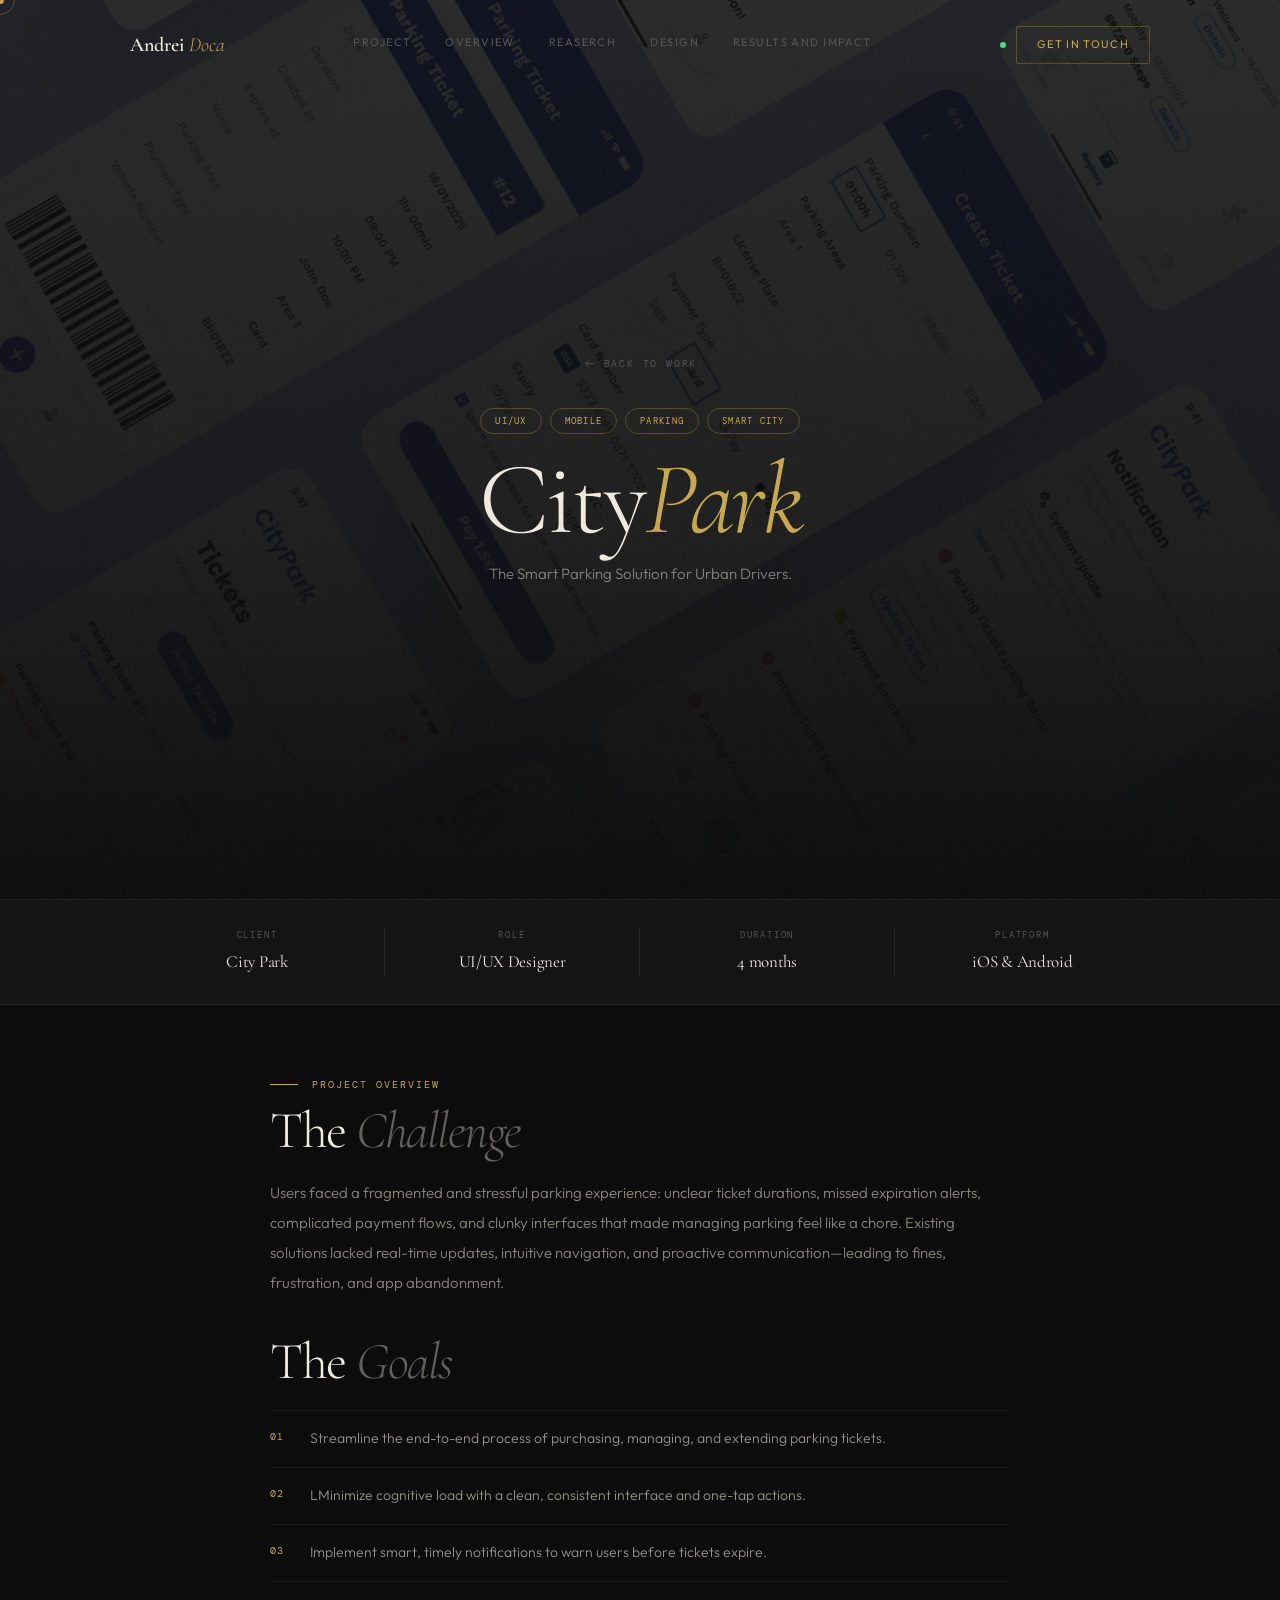
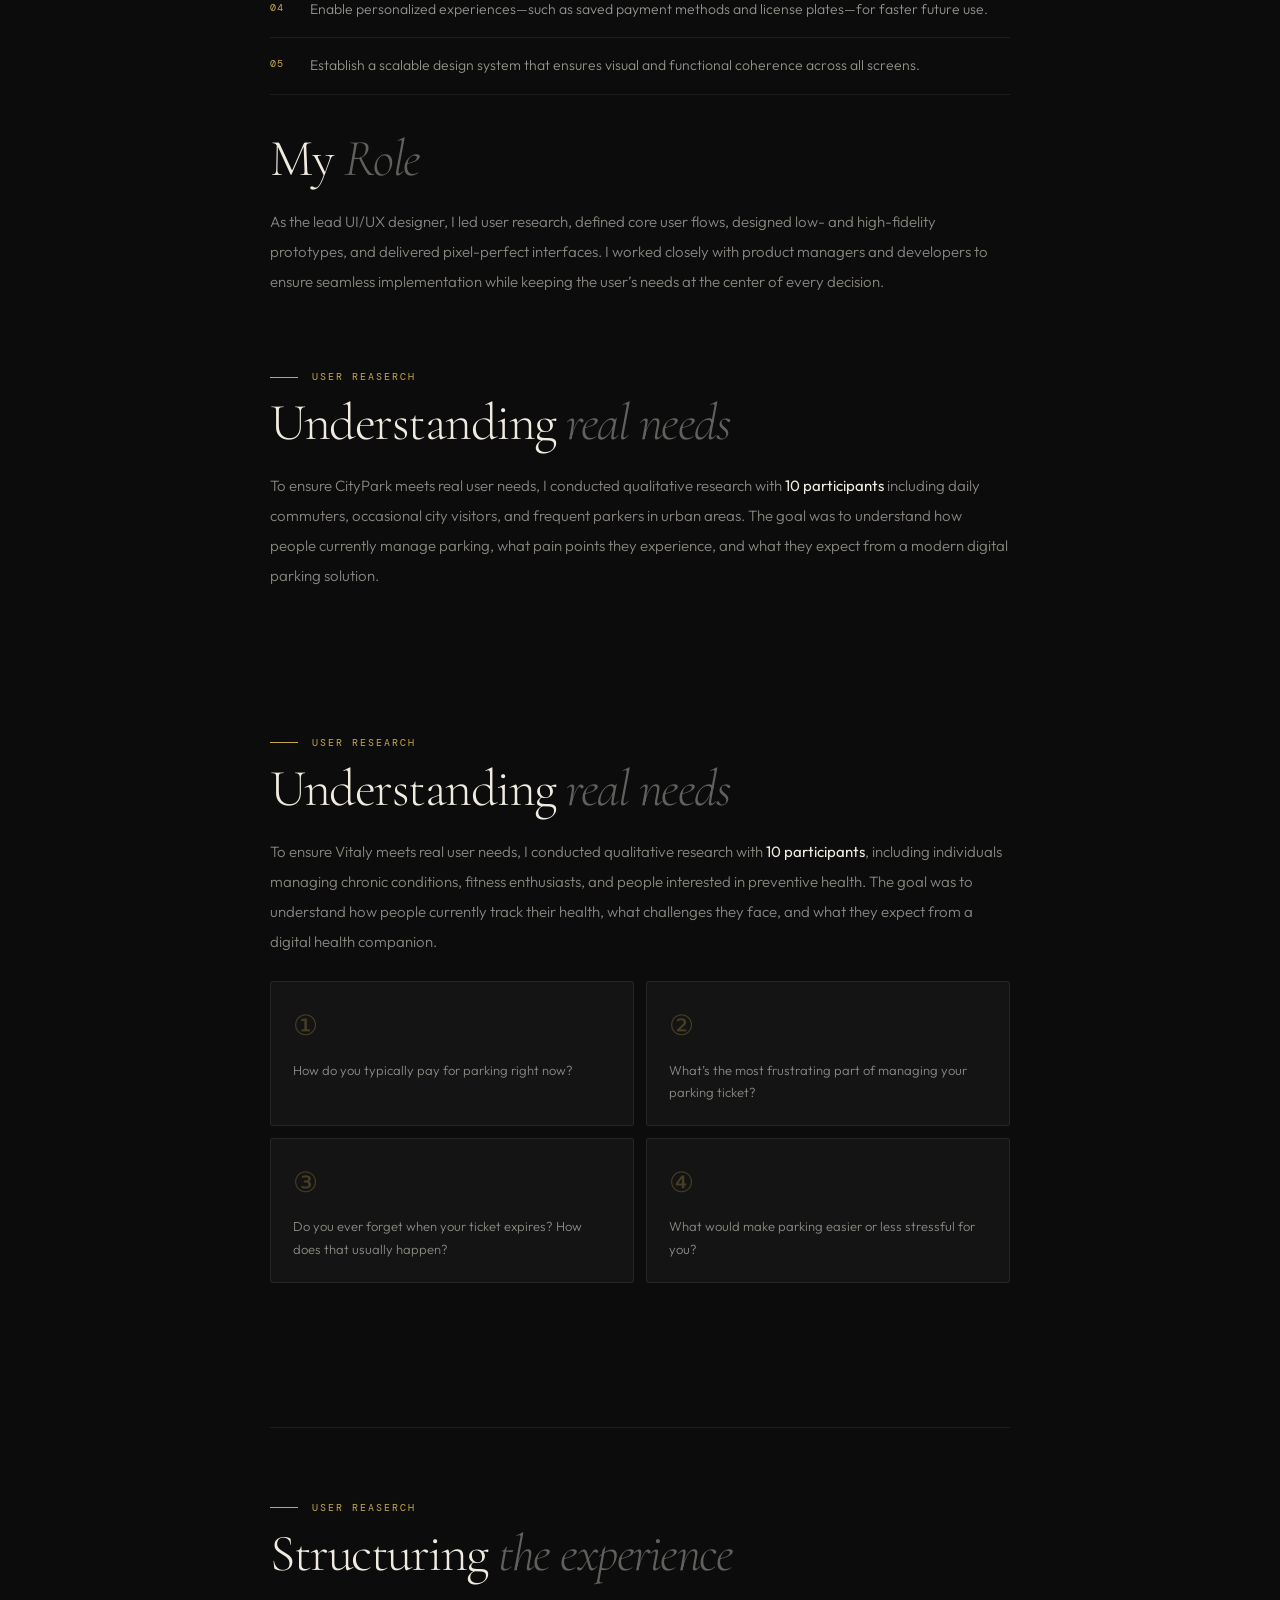
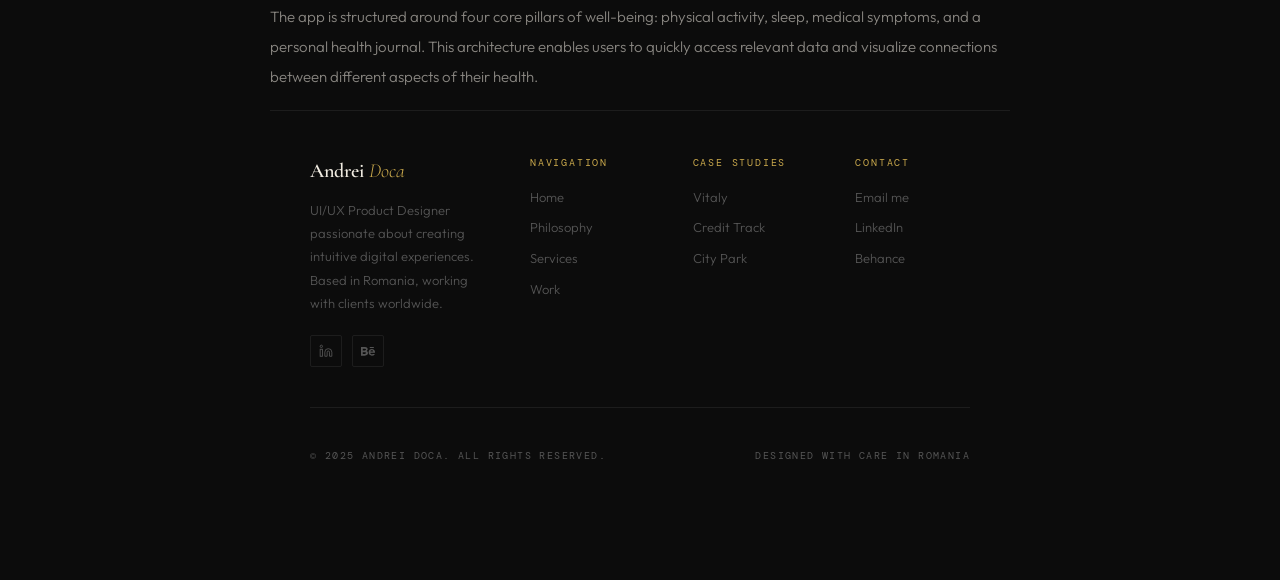
<file: AndreiDoca-creative/usecases/citypark.html>
<!DOCTYPE html>
<html lang="en">
  <head>
    <meta charset="UTF-8" />
    <meta name="viewport" content="width=device-width, initial-scale=1.0" />
    <title>City Park - The Smart Parking Solution for Urban Drivers. - UI/UX Case Study</title>
    <link rel="icon" type="image/x-icon" href ="../assets/logo.jpg" />
    <link rel="stylesheet" href="./styles/citypark1.css">
    <link rel="stylesheet" href="../css/base.css" />


</head> 
<body>
    <div id="grain"></div>
    <div id="cur"></div>
    <div id="fol"></div>

    <nav class="site-nav" id="siteNav">
        <div class="nav-inner">
          <a href="../index.html" class="nav-logo">Andrei <em>Doca</em></a>
          <ul class="nav-links">
          <li><a href="#project">Project</a></li>
          <li><a href="#overview">Overview</a></li>
          <li><a href="#reaserch">Reaserch</a></li>
          <li><a href="#design">Design</a></li>
          <li><a href="#res">Results and impact</a></li>

          </ul>
          <div class="nav-right">
            <div class="avail-dot"></div>
            <a href="../index.html#contact" class="nav-cta">Get In Touch</a>
          </div>
        </div>
    </nav>
    <div class="cs-hero">
        <div class="cs-hero-img"></div>
        <div class="cs-hero-bg"></div>
        <div class="cs-hero-inner">
          <a href="../index.html#projects" class="cs-back"
            ><svg
              viewBox="0 0 24 24"
              fill="none"
              stroke="currentColor"
              stroke-width="1.5"
            >
              <path d="M19 12H5M12 5l-7 7 7 7" /></svg
            >Back to work</a
          >
          <div class="cs-htags">
            <span class="cs-htag">UI/UX</span><span class="cs-htag">Mobile</span
            ><span class="cs-htag">Parking</span><span class="cs-htag">Smart City</span>
          </div>
          <h1 class="cs-title">City<em>Park</em></h1>
          <p class="cs-subtitle">
            The Smart Parking Solution for Urban Drivers.
          </p>
        </div>
      </div>

      <div class="cs-meta">
        <div class="cs-meta-grid">
          <div class="cs-meta-item">
            <div class="cs-meta-lbl">Client</div>
            <div class="cs-meta-val">City Park</div>
          </div>
          <div class="cs-meta-item">
            <div class="cs-meta-lbl">Role</div>
            <div class="cs-meta-val">UI/UX Designer</div>
          </div>
          <div class="cs-meta-item">
            <div class="cs-meta-lbl">Duration</div>
            <div class="cs-meta-val">4 months</div>
          </div>
          <div class="cs-meta-item">
            <div class="cs-meta-lbl">Platform</div>
            <div class="cs-meta-val">iOS & Android</div>
          </div>
        </div>
      </div>

      
      <div class="cs-body">
        <div class="cs-sec rv">
          <div class="sey left">
            <div class="sln"></div>
            <div class="slb">Project Overview</div>
          </div>
          <h2 class="cs-h2">The <em>Challenge</em></h2>
          <p class="cs-p">
            Users faced a fragmented and stressful parking experience: unclear ticket durations, missed expiration alerts, complicated payment flows, and clunky interfaces that made managing parking feel like a chore. 
            Existing solutions lacked real-time updates, intuitive navigation, and proactive communication—leading to fines, frustration, and app abandonment.</p>
 
          </p>
          <div>
            <div style="margin-top: 40px">
                <h2 class="cs-h2">The <em>Goals</em></h2>
                <div class="prob-list">
                  <div class="prob-row">
                    <div class="prob-n">01</div>
                    <div class="prob-t">
                        Streamline the end-to-end process of purchasing, managing, and extending parking tickets.
                    </div>
                  </div>
                  <div class="prob-row">
                    <div class="prob-n">02</div>
                    <div class="prob-t">
                      LMinimize cognitive load with a clean, consistent interface and one-tap actions.
                    </div>
                  </div>
                  <div class="prob-row">
                    <div class="prob-n">03</div>
                    <div class="prob-t">
                        Implement smart, timely notifications to warn users before tickets expire.
                    </div>
                  </div>
                  <div class="prob-row">
                    <div class="prob-n">04</div>
                    <div class="prob-t">
                        Enable personalized experiences—such as saved payment methods and license plates—for faster future use.
                    </div>
                  </div>
                  <div class="prob-row">
                    <div class="prob-n">05</div>
                    <div class="prob-t">
                        Establish a scalable design system that ensures visual and functional coherence across all screens.                    </div>
                </div>
              </div>
              <h2 class="cs-h2" style="margin-top: 40px;">My <em>Role</em></h2>
              <p class="cs-p">
                As the lead UI/UX designer, I led user research, defined core user flows, designed low- and high-fidelity prototypes, and delivered pixel-perfect interfaces. I worked closely with product managers and developers to ensure seamless implementation while keeping the user’s needs at the center of every decision.</p>            

          </div>
          
            <div class="cs-sec rv">
              <div class="sey left">
                <div class="sln"></div>
                <div class="slb">User Reaserch</div>
              </div>
              <h2 class = "cs-h2">Understanding <em>real needs</em></h2>
              <p class="cs-p">
                To ensure CityPark meets real user needs, I conducted qualitative research with <strong>10 participants </strong>  including daily commuters, occasional city visitors, and frequent parkers in urban areas. The goal was to understand how people currently manage parking, what pain points they experience, and what they expect from a modern digital parking solution.</p>
            </div>
          </div>
          <div class="cs-sec rv">
            <div class="sey left">
              <div class="sln"></div>
              <div class="slb">User Research</div>
            </div>
            <h2 class="cs-h2">Understanding <em>real needs</em></h2>
            <p class="cs-p">
              To ensure Vitaly meets real user needs, I conducted qualitative
              research with <strong>10 participants</strong>, including individuals
              managing chronic conditions, fitness enthusiasts, and people
              interested in preventive health. The goal was to understand how people
              currently track their health, what challenges they face, and what they
              expect from a digital health companion.
            </p>
            <div class="insights-grid">
              <div class="ic">
                <div class="ic-icon">①</div>
                <div class="ic-txt">
                  How do you typically pay for parking right now?
                </div>
              </div>
              <div class="ic">
                <div class="ic-icon">②</div>
                <div class="ic-txt">
                  What’s the most frustrating part of managing your parking ticket?

                </div>
              </div>
              <div class="ic">
                <div class="ic-icon">③</div>
                <div class="ic-txt">
                  Do you ever forget when your ticket expires? How does that usually happen?

                </div>
              </div>
              <div class="ic">
                <div class="ic-icon">④</div>
                <div class="ic-txt">
                  What would make parking easier or less stressful for you?
                </div>
              </div>
            </div>
          </div>    
        </div>

        <div class="cs-sec rv">
          <div class="sey left">
            <div class="sln"></div>
            <div class="slb">User Reaserch</div>
          </div>
          <h2 class="cs-h2">Structuring <em>the experience</em></h2>
          <p class = "cs-p">The app is structured around four core pillars of well-being: physical activity, sleep, medical symptoms, and a personal health journal. This architecture enables users to quickly access relevant data and visualize connections between different aspects of their health.</p>






        <footer class="site-footer">
            <div class="footer-inner">
              <div class="footer-top">
                <div class="footer-brand">
                  <a href="../index.html" class="footer-brand-title"
                    >Andrei <em>Doca</em></a
                  >
                  <p class="footer-brand-desc">
                    UI/UX Product Designer passionate about creating intuitive digital
                    experiences. Based in Romania, working with clients worldwide.
                  </p>
                  <div class="footer-socials">
                    <a
                      href="https://www.linkedin.com/in/andreidoca/"
                      target="_blank"
                      class="footer-social"
                      ><svg
                        viewBox="0 0 24 24"
                        fill="none"
                        stroke="currentColor"
                        stroke-width="1.5"
                      >
                        <path
                          d="M16 8a6 6 0 016 6v7h-4v-7a2 2 0 00-2-2 2 2 0 00-2 2v7h-4v-7a6 6 0 016-6z"
                        />
                        <rect x="2" y="9" width="4" height="12" />
                        <circle cx="4" cy="4" r="2" /></svg
                    ></a>
                    <a
                      href="https://www.behance.net/DocaAndrei"
                      target="_blank"
                      class="footer-social"
                      ><svg viewBox="0 0 24 24" fill="currentColor">
                        <path
                          d="M22 7h-7V5h7v2zm1.726 10c-.442 1.297-2.029 3-5.101 3-3.074 0-5.564-1.729-5.564-5.675 0-3.91 2.325-5.92 5.466-5.92 3.082 0 4.964 1.782 5.375 4.426.078.506.109 1.188.095 2.14H15.97c.13 3.211 3.483 3.312 4.588 2.029h3.168zm-7.686-4h4.965c-.105-1.547-1.136-2.219-2.477-2.219-1.466 0-2.277.768-2.488 2.219zm-9.574 6.988H0V5.021h6.953c5.476.081 5.58 5.444 2.72 6.906 3.461 1.26 3.577 8.061-3.207 8.061zM3 11h3.584c2.508 0 2.906-3-.312-3H3v3zm3.391 3H3v3.016h3.341c3.055 0 2.868-3.016.05-3.016z"
                        /></svg
                    ></a>
                  </div>
                </div>
                <div>
                  <div class="footer-col-title">Navigation</div>
                  <div class="footer-col-links">
                    <a href="../index.html">Home</a
                    ><a href="../index.html#about">Philosophy</a
                    ><a href="../index.html#services">Services</a
                    ><a href="../index.html#projects">Work</a>
                  </div>
                </div>
                <div>
                  <div class="footer-col-title">Case Studies</div>
                  <div class="footer-col-links">
                    <a href="./vitaly.html">Vitaly</a
                    ><a href="./credit_track.html">Credit Track</a
                    ><a href="./citypark.html">City Park</a>
                  </div>
                </div>
                <div>
                  <div class="footer-col-title">Contact</div>
                  <div class="footer-col-links">
                    <a href="mailto:andreitiberiu.doca@gmail.com">Email me</a
                    ><a href="https://www.linkedin.com/in/andreidoca/" target="_blank"
                      >LinkedIn</a
                    ><a href="https://www.behance.net/DocaAndrei" target="_blank"
                      >Behance</a
                    >
                  </div>
                </div>
              </div>
              <div class="footer-bottom">
                <span class="footer-copy"
                  >© 2025 Andrei Doca. All Rights Reserved.</span
                ><span class="footer-copy">Designed with care in Romania</span>
              </div>
            </div>

            
          </footer>
          <script src = "../js/scripts.js" defer></script>
          
      <script src = "../js/scripts.js" defer></script>

  
</body>
</file>
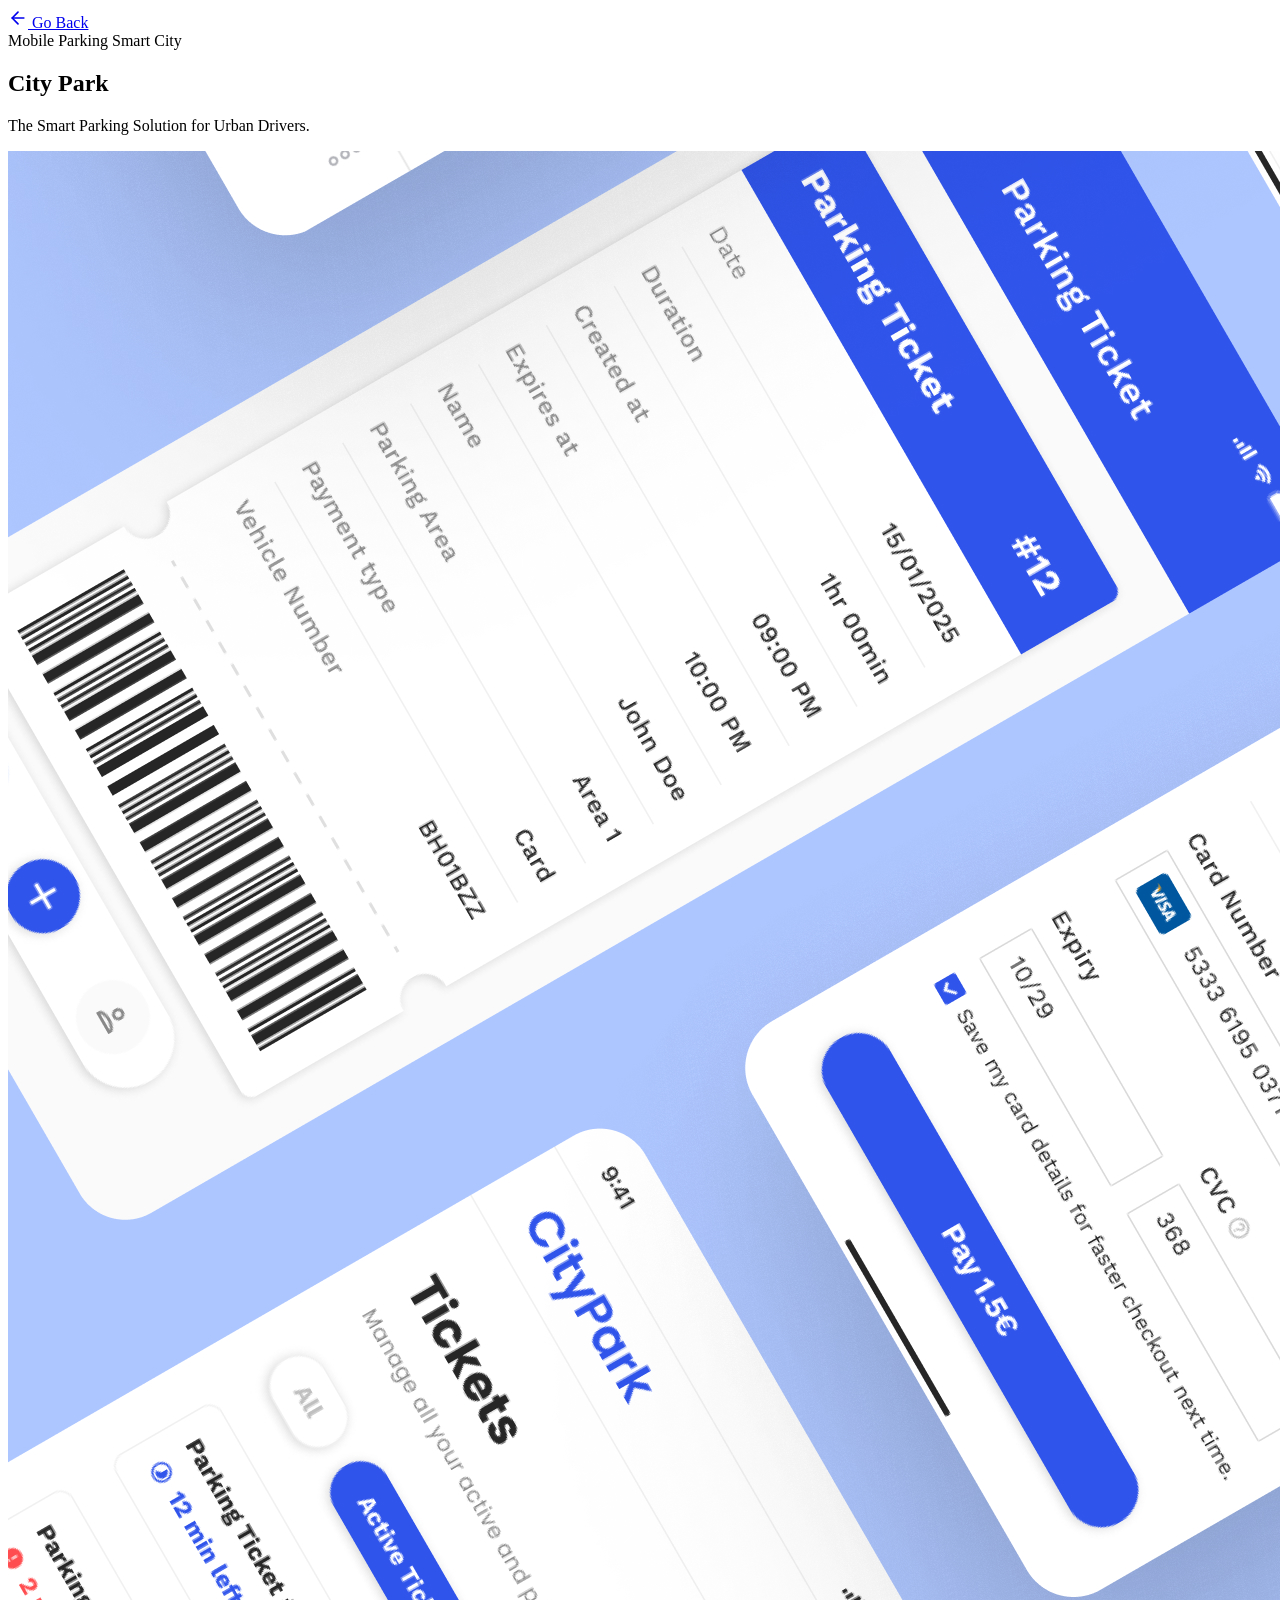
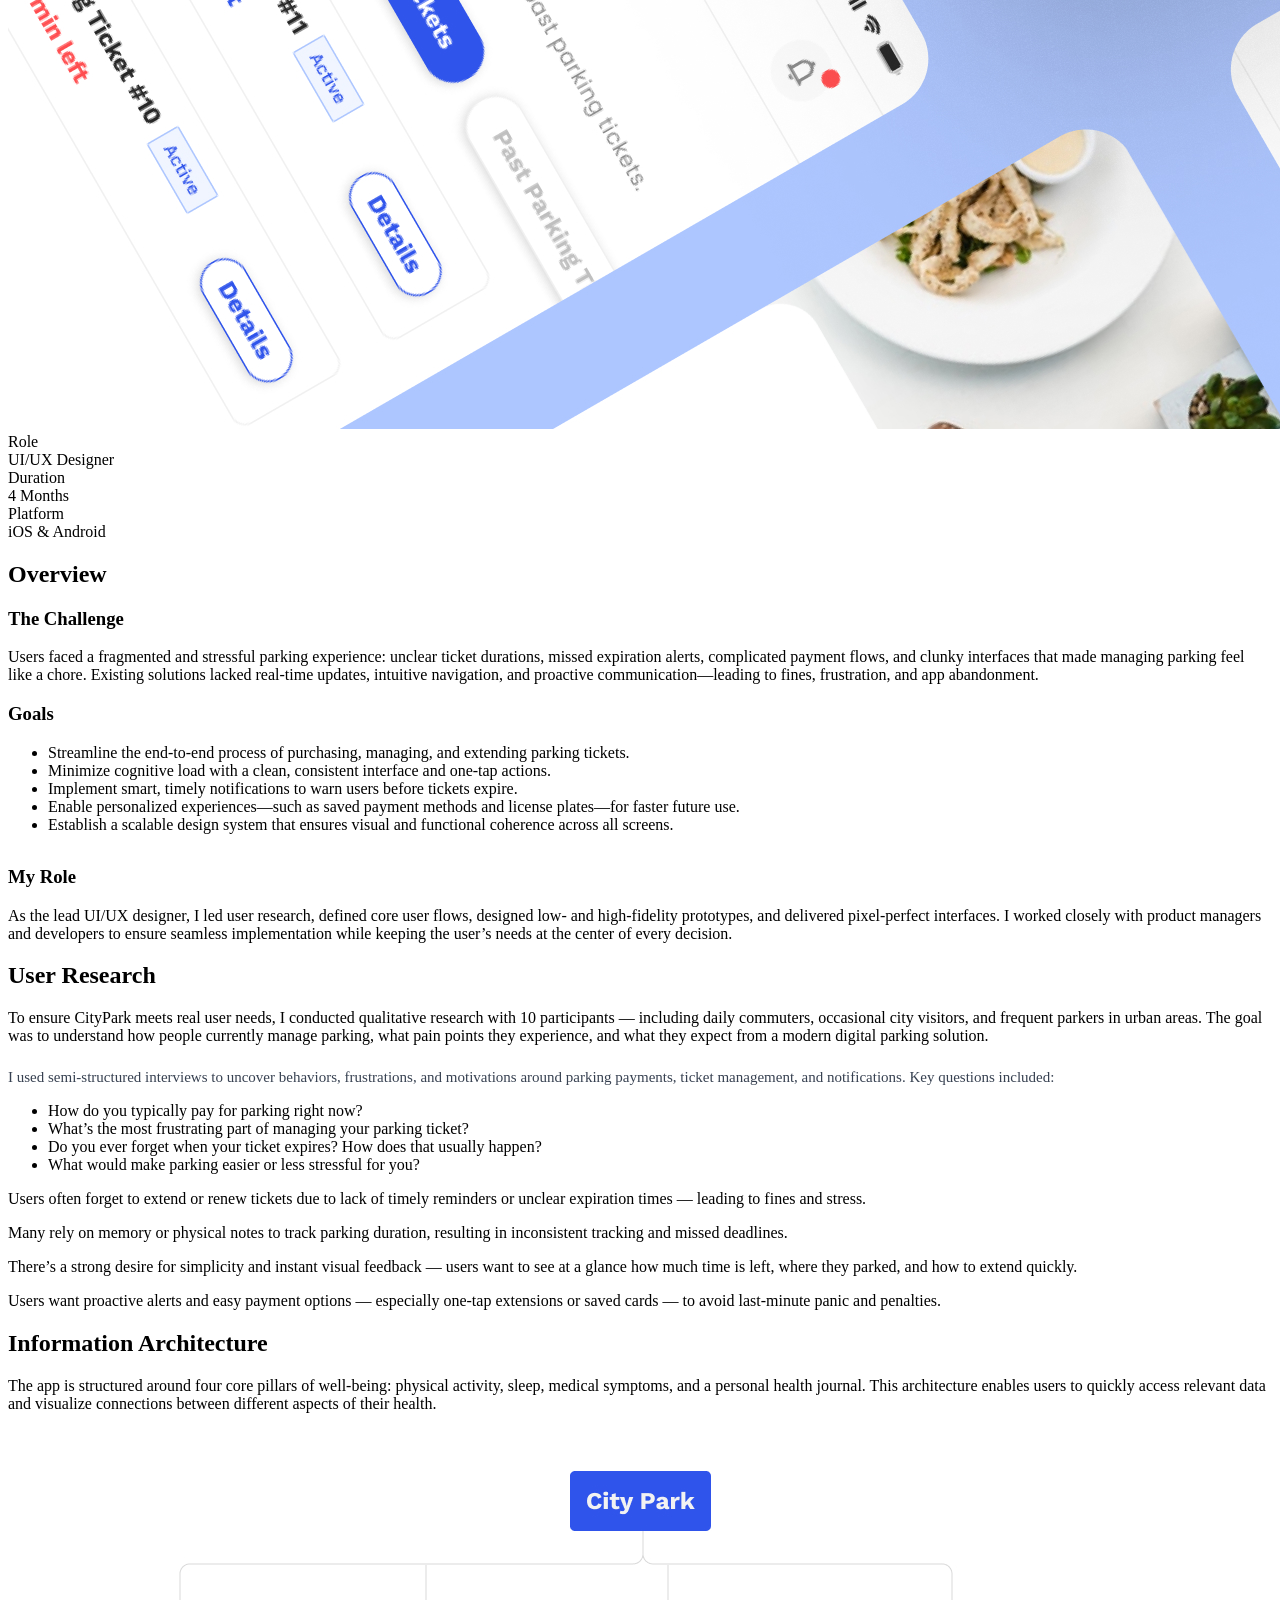
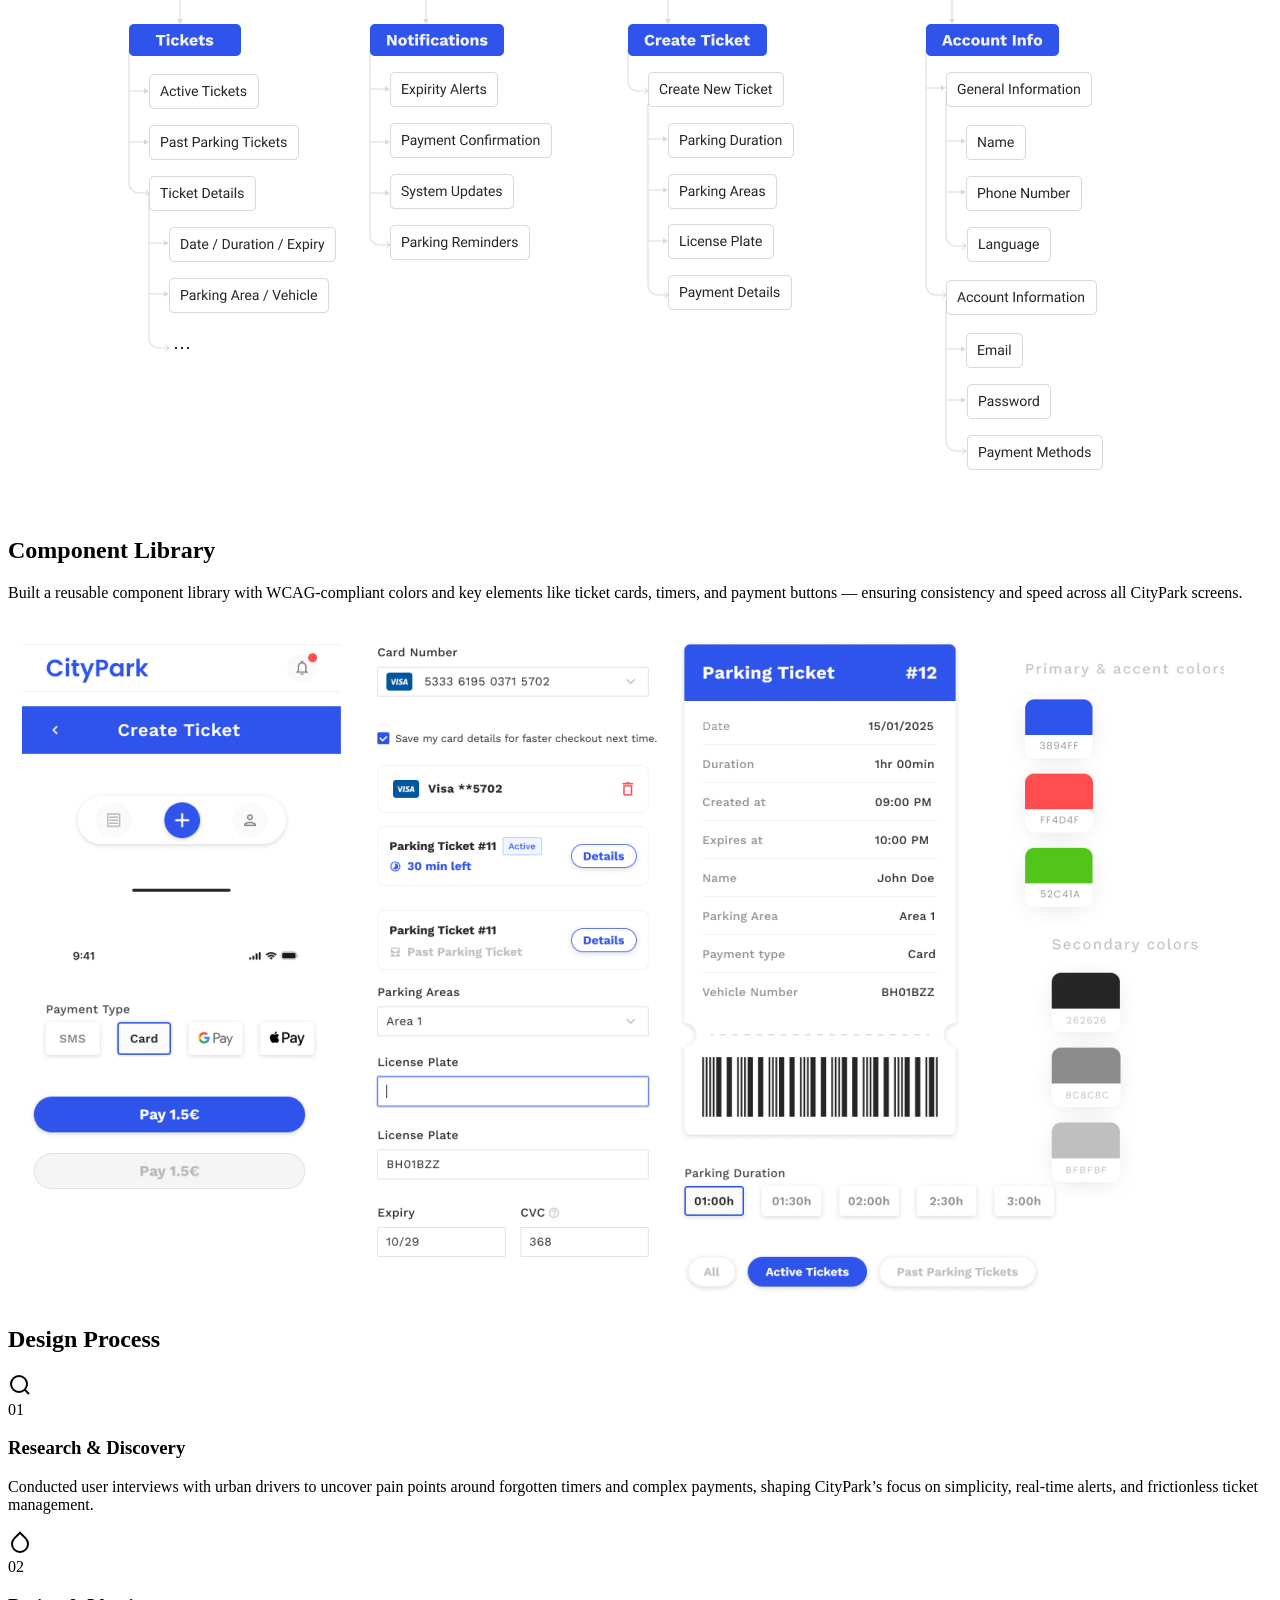
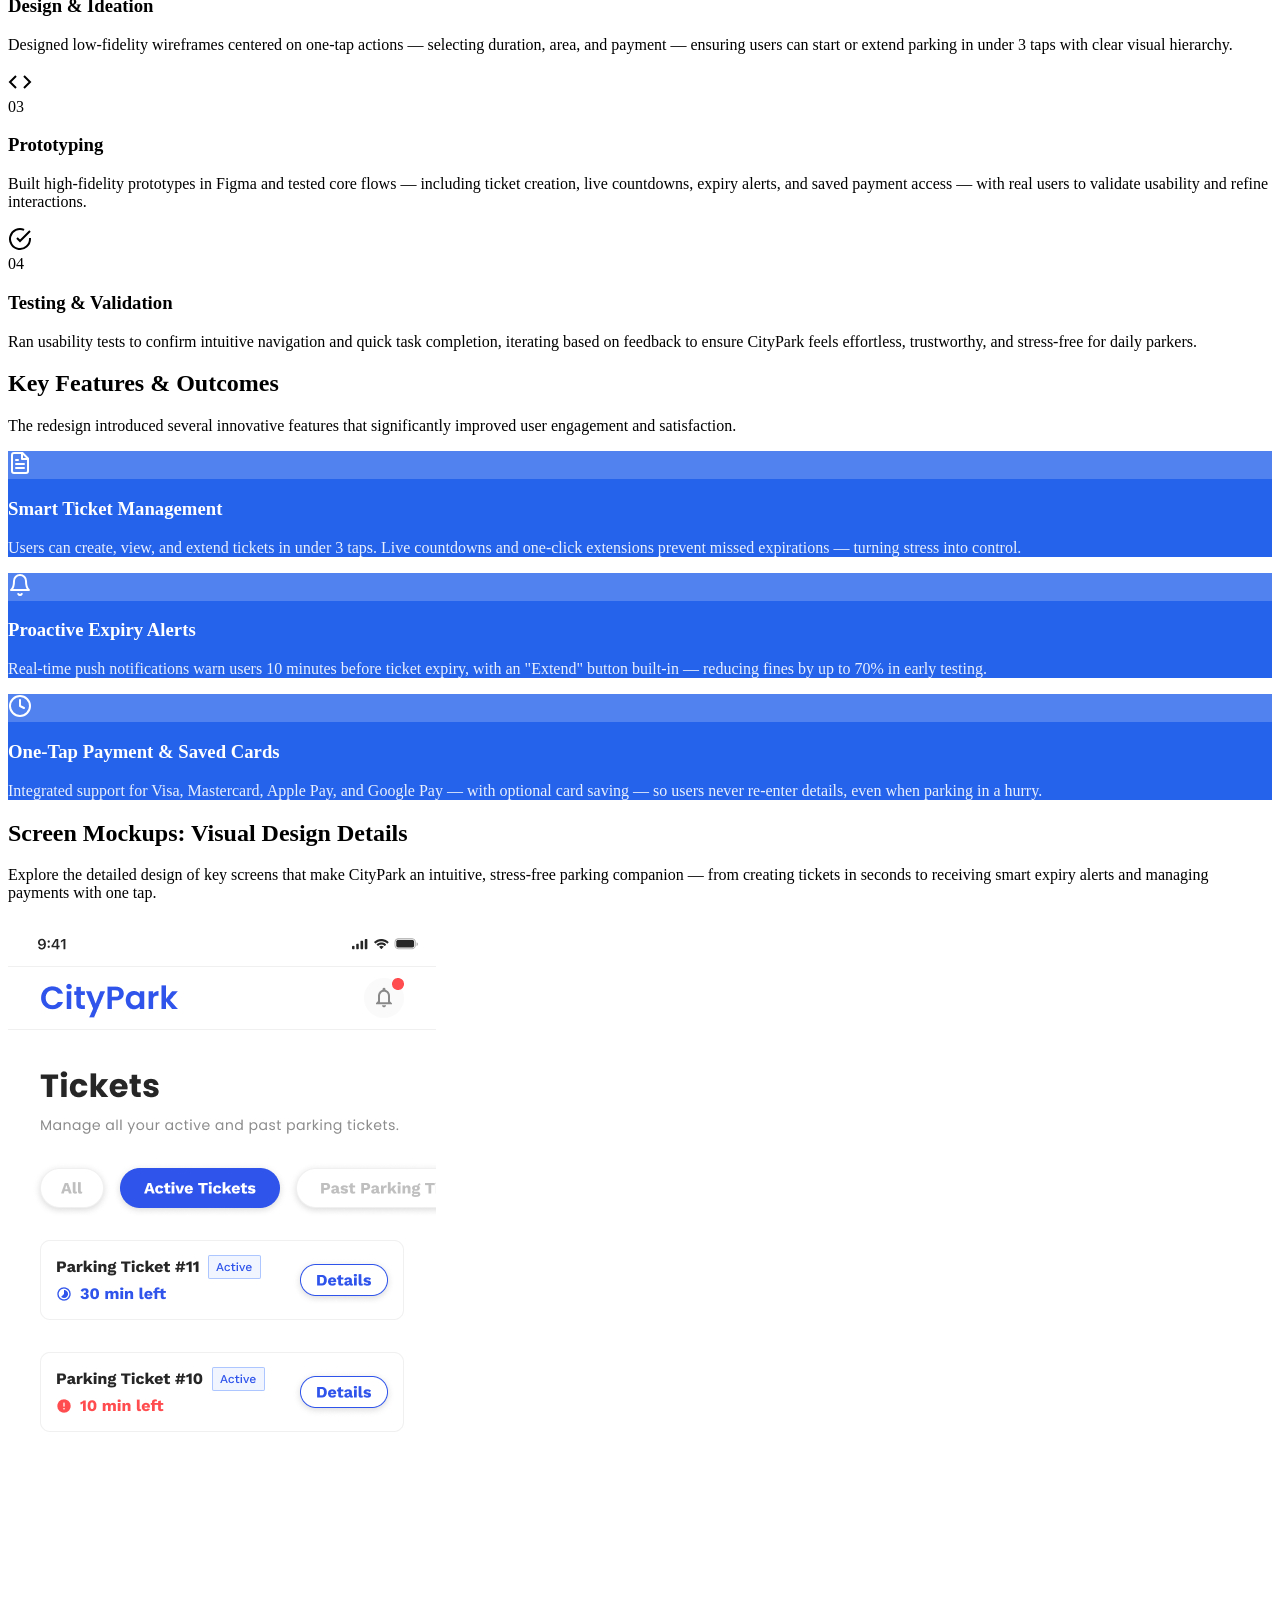
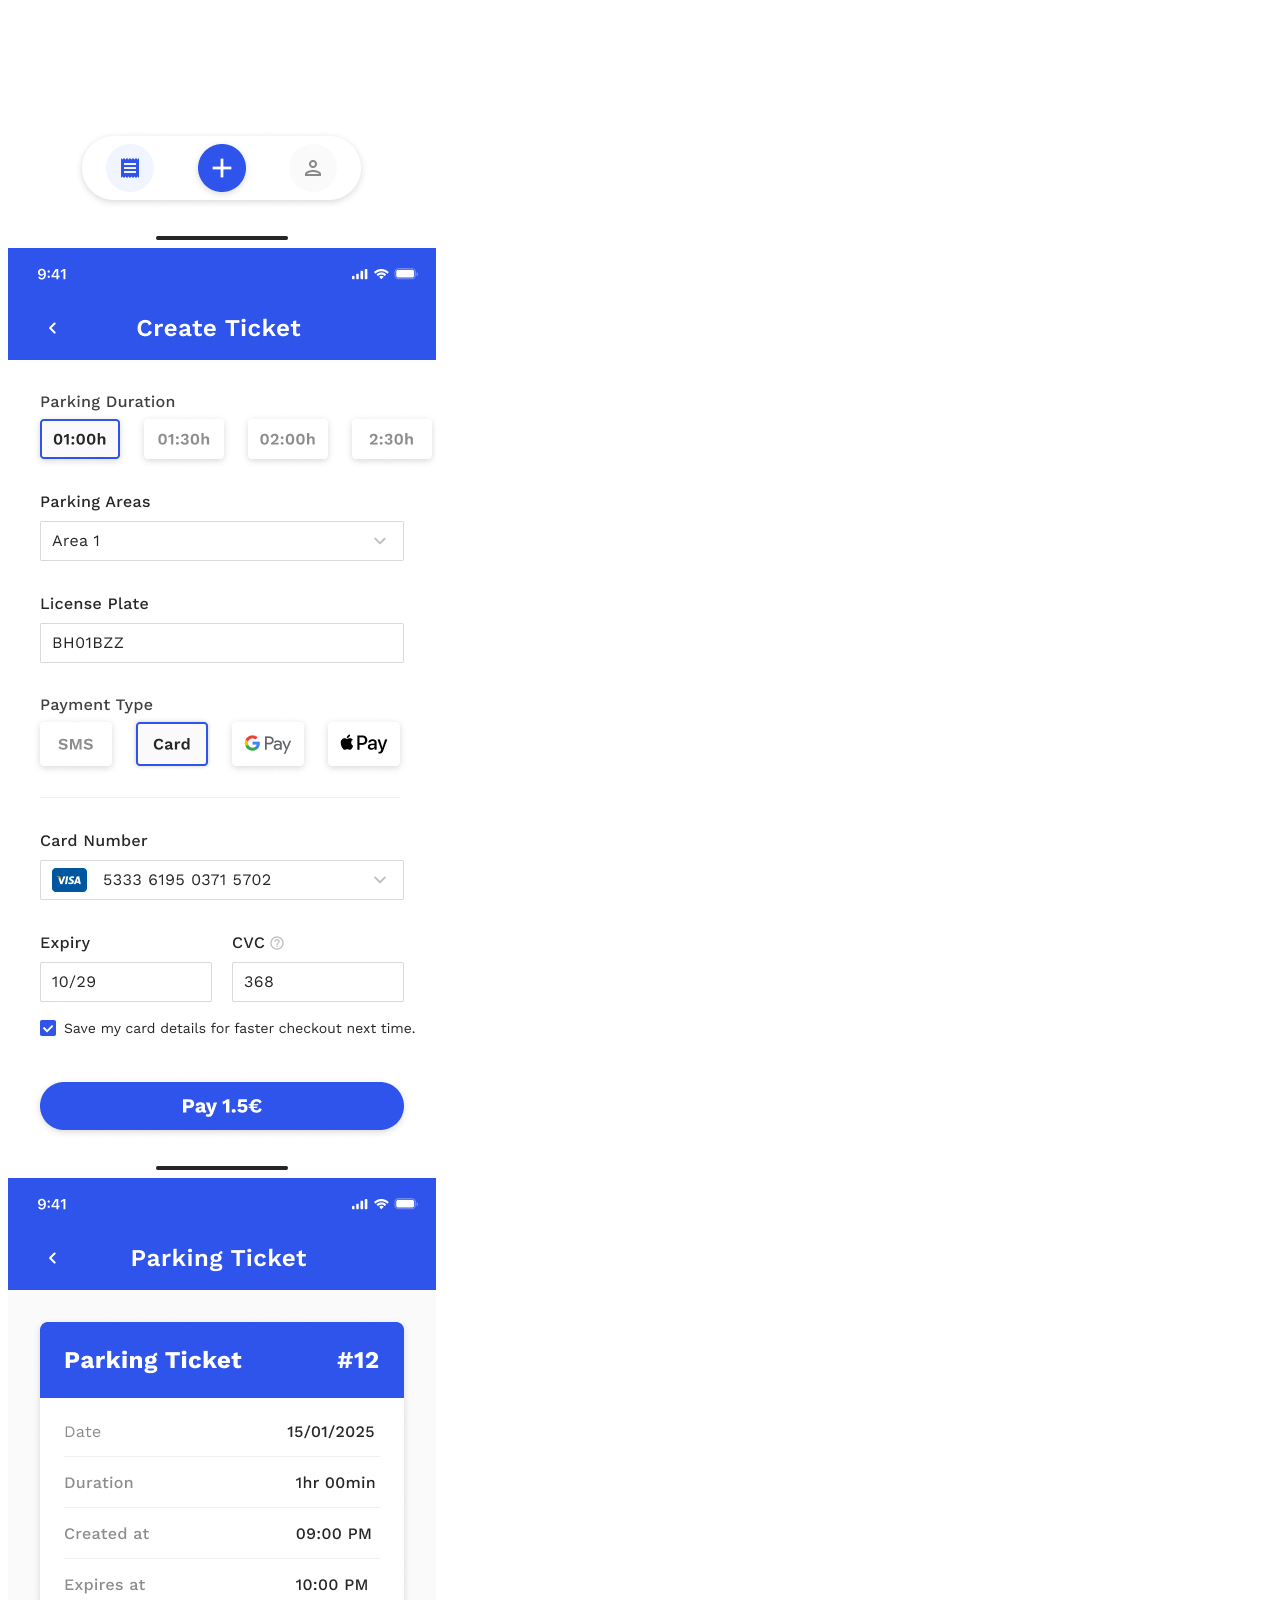
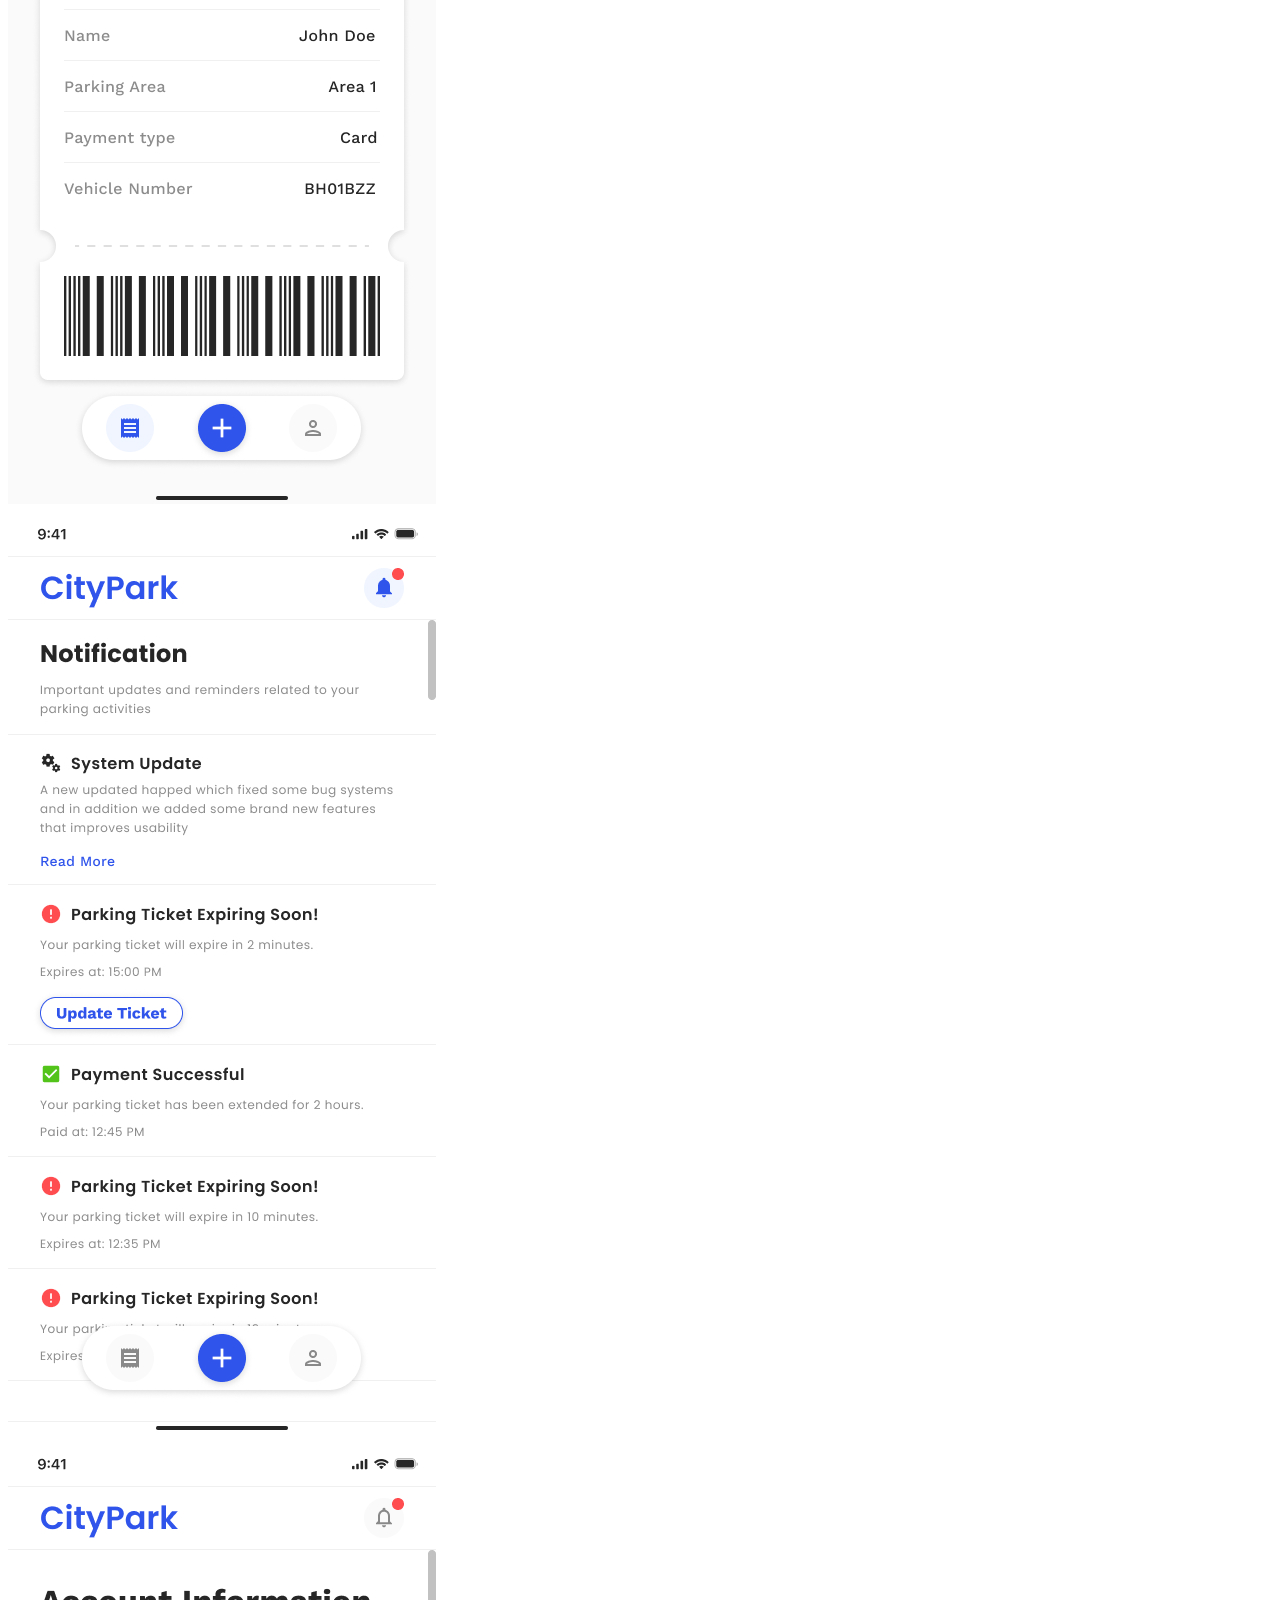
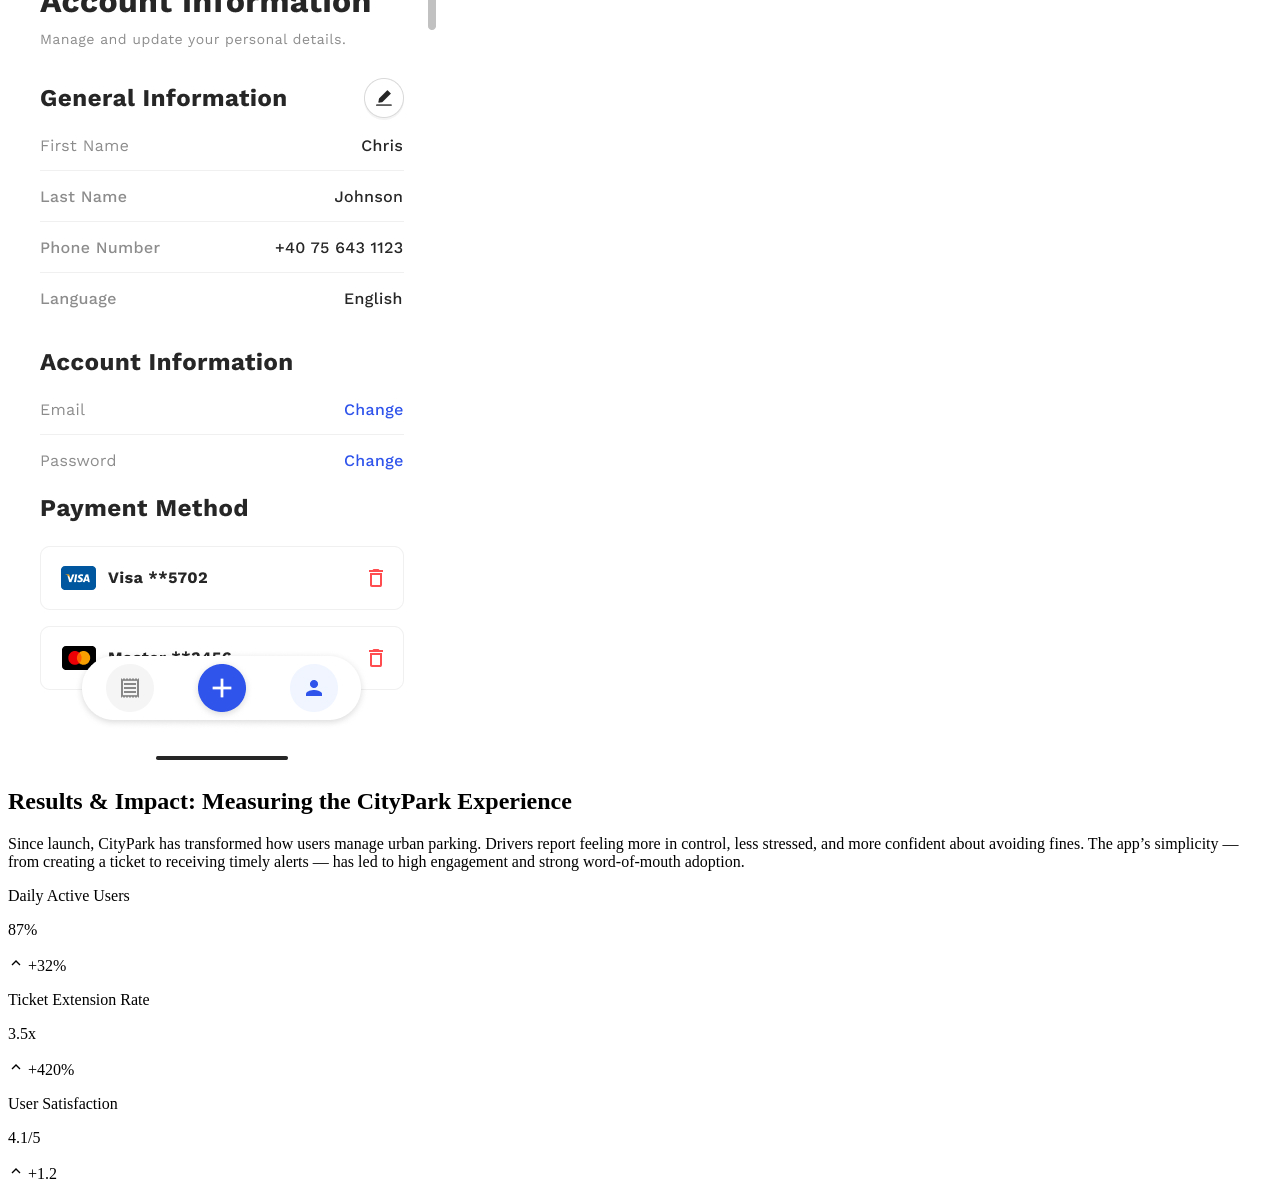
<file: AndreiDoca-creative/usecases/cityparkoriginal.html>
<!DOCTYPE html>
<html lang="en">
<head>
    <meta charset="UTF-8">
    <meta name="viewport" content="width=device-width, initial-scale=1.0">
    <title>Fur curent 42</title>
    <link href="https://fonts.googleapis.com/css2?family=Work+Sans:ital,wght@0,100;0,200;0,300;0,400;0,500;0,600;0,700;0,800;0,900;1,100;1,200;1,300;1,400;1,500;1,600;1,700;1,800;1,900&display=swap" rel="stylesheet">
    
 

    <!-- SVG Icon -->
     <link rel="icon" type="image/x-icon" href="../assets/logo.jpg">
     
</head>
<body>
    
    <!-- Floating Back Button -->
    <a href="../index.html" class="back-button" id="backButton">
        <svg xmlns="http://www.w3.org/2000/svg" width="20" height="20" viewBox="0 0 24 24" fill="none" stroke="currentColor" stroke-width="2" stroke-linecap="round" stroke-linejoin="round">
            <path d="m12 19-7-7 7-7"/>
            <path d="M19 12H5"/>
        </svg>
        <span>Go Back</span>
    </a>

    <!-- Hero Section -->
    <section class="hero">
        <div class="container">
            <div class="tags">
                <span class="tag">Mobile</span>
                <span class="tag">Parking</span>
                <span class="tag">Smart City</span>
            </div>
            <h1>City Park</h1>
            <p class="subtitle">The Smart Parking Solution for Urban Drivers.</p>
            <div class="hero-image">
               <img src="./assets/CityPark/Cover.jpg" alt="hero-image">
            </div>
        </div>
    </section>

    <div class="separator"></div>

    <!-- Project Details -->
    <section class="project-details">
        <div class="container">
            <div class="details-grid">
                <div class="detail-card">
                    <div class="detail-label">Role</div>
                    <div class="detail-value">UI/UX Designer</div>
                </div>
                <div class="detail-card">
                    <div class="detail-label">Duration</div>
                    <div class="detail-value">4 Months</div>
                </div>
                
                <div class="detail-card">
                    <div class="detail-label">Platform</div>
                    <div class="detail-value">iOS & Android</div>
                </div>
            </div>
        </div>
    </section>

    <div class="separator"></div>

    <!-- Overview Section -->
    <section class="section">
        <div class="container">
            <h2>Overview</h2>
            <div class="overview-grid">
                <div>
                    <h3>The Challenge</h3>
                    <p>Users faced a fragmented and stressful parking experience: unclear ticket durations, missed expiration alerts, complicated payment flows, and clunky interfaces that made managing parking feel like a chore. 
                        Existing solutions lacked real-time updates, intuitive navigation, and proactive communication—leading to fines, frustration, and app abandonment.</p>
                </div>
                <div>
                    <h3>Goals</h3>
                     <ul class="key-questions">
                        <li>Streamline the end-to-end process of purchasing, managing, and extending parking tickets.</li>
                        <li>Minimize cognitive load with a clean, consistent interface and one-tap actions.</li>
                        <li>Implement smart, timely notifications to warn users before tickets expire.</li>
                        <li>Enable personalized experiences—such as saved payment methods and license plates—for faster future use.</li>
                        <li>Establish a scalable design system that ensures visual and functional coherence across all screens.</li>
                    </ul>
                </div>
            </div>
            <div class="overview-grid" style="margin-top: 2rem;">
                <div>
                    <h3>My Role</h3>
                    <p>As the lead UI/UX designer, I led user research, defined core user flows, designed low- and high-fidelity prototypes, and delivered pixel-perfect interfaces. I worked closely with product managers and developers to ensure seamless implementation while keeping the user’s needs at the center of every decision.</p>
                </div>
            </div>
        </div>
    </section>

    <div class="separator"></div>

     <!-- User Research Section -->
    <section class="section">
        <div class="container">
            <h2>User Research</h2>
            <p class="section-description">
                To ensure CityPark meets real user needs, I conducted qualitative research with 10 participants — including daily commuters, occasional city visitors, and frequent parkers in urban areas.
                 The goal was to understand how people currently manage parking, what pain points they experience, and what they expect from a modern digital parking solution.
            </p>
            
            <p style="font-size: 0.9375rem; color: #374151; margin-bottom: 0.5rem; margin-top: 1.5rem;">I used semi-structured interviews to uncover behaviors, frustrations, and motivations around parking payments, ticket management, and notifications. Key questions included:</p>
            <ul class="key-questions">
                <li>How do you typically pay for parking right now?</li>
                <li>What’s the most frustrating part of managing your parking ticket?</li>
                <li>Do you ever forget when your ticket expires? How does that usually happen?</li>
                <li>What would make parking easier or less stressful for you?</li>
            </ul>

            <div class="insights-grid">
                <div class="insight-card">
                    <p>Users often forget to extend or renew tickets due to lack of timely reminders or unclear expiration times — leading to fines and stress.</p>
                </div>
                <div class="insight-card">
                    <p>Many rely on memory or physical notes to track parking duration, resulting in inconsistent tracking and missed deadlines.</p>
                </div>
                <div class="insight-card">
                    <p>There’s a strong desire for simplicity and instant visual feedback — users want to see at a glance how much time is left, where they parked, and how to extend quickly.</p>
                </div>
                <div class="insight-card">
                    <p>Users want proactive alerts and easy payment options — especially one-tap extensions or saved cards — to avoid last-minute panic and penalties.</p>
                </div>
            </div>
        </div>
    </section>

    <div class="separator"></div>

    <!-- Information Architecture -->
    <section class="section">
        <div class="container">
            <h2>Information Architecture</h2>
            <p class="section-description">
               The app is structured around four core pillars of well-being: physical activity, sleep, medical symptoms, and a personal health journal. 
                This architecture enables users to quickly access relevant data and visualize connections between different aspects of their health.
            </p>
            <div class="placeholder-image">
                <img src="./assets/CityPark/IA.jpg" alt="Information Architecture Overview">
            </div>
        </div>
    </section>

    <div class="separator"></div>

    <!-- Design System -->
    <section class="section">
        <div class="container">
            <h2>Component Library</h2>
            <p class="section-description">
                Built a reusable component library with WCAG-compliant colors and key elements like ticket cards, timers, and payment buttons — ensuring consistency and speed across all CityPark screens.
            </p>

            <div class="placeholder-image">
                <img src="./assets/CityPark/component_library.jpg" alt="Design System Overview">
            </div>
            
        </div>
    </section>

    <div class="separator"></div>

   <!-- Process Section -->
    <section class="section">
        <div class="container">
            <h2>Design Process</h2>
            <div class="process-grid">
                <div class="process-card">
                    <div class="process-header">
                        <div class="process-icon">
                            <svg width="24" height="24" viewBox="0 0 24 24" fill="none" stroke="currentColor" stroke-width="2">
                                <circle cx="11" cy="11" r="8"></circle>
                                <path d="m21 21-4.35-4.35"></path>
                            </svg>
                        </div>
                        <div>
                            <div class="process-number">01</div>
                            <h3>Research & Discovery</h3>
                            <p>Conducted user interviews with urban drivers to uncover pain points around forgotten timers and complex payments, shaping CityPark’s focus on simplicity, real-time alerts, and frictionless ticket management.</p>
                        </div>
                    </div>
                </div>
                <div class="process-card">
                    <div class="process-header">
                        <div class="process-icon">
                            <svg width="24" height="24" viewBox="0 0 24 24" fill="none" stroke="currentColor" stroke-width="2">
                                <path d="M12 2.69l5.66 5.66a8 8 0 1 1-11.31 0z"></path>
                            </svg>
                        </div>
                        <div>
                            <div class="process-number">02</div>
                            <h3>Design & Ideation</h3>
                            <p>Designed low-fidelity wireframes centered on one-tap actions — selecting duration, area, and payment — ensuring users can start or extend parking in under 3 taps with clear visual hierarchy.</p>
                        </div>
                    </div>
                </div>
                <div class="process-card">
                    <div class="process-header">
                        <div class="process-icon">
                            <svg width="24" height="24" viewBox="0 0 24 24" fill="none" stroke="currentColor" stroke-width="2">
                                <polyline points="16 18 22 12 16 6"></polyline>
                                <polyline points="8 6 2 12 8 18"></polyline>
                            </svg>
                        </div>
                        <div>
                            <div class="process-number">03</div>
                            <h3>Prototyping</h3>
                            <p>Built high-fidelity prototypes in Figma and tested core flows — including ticket creation, live countdowns, expiry alerts, and saved payment access — with real users to validate usability and refine interactions.</p>
                        </div>
                    </div>
                </div>
                <div class="process-card">
                    <div class="process-header">
                        <div class="process-icon">
                            <svg width="24" height="24" viewBox="0 0 24 24" fill="none" stroke="currentColor" stroke-width="2">
                                <path d="M22 11.08V12a10 10 0 1 1-5.93-9.14"></path>
                                <polyline points="22 4 12 14.01 9 11.01"></polyline>
                            </svg>
                        </div>
                        <div>
                            <div class="process-number">04</div>
                            <h3>Testing & Validation</h3>
                            <p>Ran usability tests to confirm intuitive navigation and quick task completion, iterating based on feedback to ensure CityPark feels effortless, trustworthy, and stress-free for daily parkers.</p>
                        </div>
                    </div>
                </div>
            </div>
        </div>
    </section>

    <div class="separator"></div>

     <!-- Key Features & Outcomes -->
    <section class="section">
        <div class="container">
            <h2>Key Features & Outcomes</h2>
            <p class="section-description">The redesign introduced several innovative features that significantly improved user engagement and satisfaction.</p>
            
            <div class="process-grid">
                <div class="process-card" style="background-color: #2563eb; border-color: #2563eb;">
                    <div class="process-header">
                        <div class="process-icon" style="background-color: rgba(255, 255, 255, 0.2); color: white;">
                            <svg xmlns="http://www.w3.org/2000/svg" width="24" height="24" viewBox="0 0 24 24" fill="none" stroke="currentColor" stroke-width="2" stroke-linecap="round" stroke-linejoin="round">
                                <path d="M14.5 2H6a2 2 0 0 0-2 2v16a2 2 0 0 0 2 2h12a2 2 0 0 0 2-2V7.5L14.5 2z"/>
                                <polyline points="14 2 14 8 20 8"/>
                                <line x1="16" y1="13" x2="8" y2="13"/>
                                <line x1="16" y1="17" x2="8" y2="17"/>
                                <line x1="10" y1="9" x2="8" y2="9"/>
                            </svg>
                        </div>
                        <div>
                            <h3 style="color: white;">Smart Ticket Management</h3>
                            <p style="color: rgba(255, 255, 255, 0.9);">Users can create, view, and extend tickets in under 3 taps. Live countdowns and one-click extensions prevent missed expirations — turning stress into control.</p>
                        </div>
                    </div>
                </div>

                <div class="process-card" style="background-color: #2563eb; border-color: #2563eb;">
                    <div class="process-header">
                        <div class="process-icon" style="background-color: rgba(255, 255, 255, 0.2); color: white;">
                            <svg xmlns="http://www.w3.org/2000/svg" width="24" height="24" viewBox="0 0 24 24" fill="none" stroke="currentColor" stroke-width="2" stroke-linecap="round" stroke-linejoin="round">
                                <path d="M6 8a6 6 0 0 1 12 0c0 7 3 9 3 9H3s3-2 3-9"/>
                                <path d="M10.3 21a1.94 1.94 0 0 0 3.4 0"/>
                            </svg>
                        </div>
                        <div>
                            <h3 style="color: white;">Proactive Expiry Alerts</h3>
                            <p style="color: rgba(255, 255, 255, 0.9);">Real-time push notifications warn users 10 minutes before ticket expiry, with an "Extend" button built-in — reducing fines by up to 70% in early testing.</p>
                        </div>
                    </div>
                </div>

                <div class="process-card" style="background-color: #2563eb; border-color: #2563eb;">
                    <div class="process-header">
                        <div class="process-icon" style="background-color: rgba(255, 255, 255, 0.2); color: white;">
                            <svg xmlns="http://www.w3.org/2000/svg" width="24" height="24" viewBox="0 0 24 24" fill="none" stroke="currentColor" stroke-width="2" stroke-linecap="round" stroke-linejoin="round">
                                <circle cx="12" cy="12" r="10"/>
                                <polyline points="12 6 12 12 16 14"/>
                            </svg>
                        </div>
                        <div>
                            <h3 style="color: white;">One-Tap Payment & Saved Cards</h3>
                            <p style="color: rgba(255, 255, 255, 0.9);">Integrated support for Visa, Mastercard, Apple Pay, and Google Pay — with optional card saving — so users never re-enter details, even when parking in a hurry.</p>
                        </div>
                    </div>
                </div>
            </div>
        </div>
    </section>

    <div class="separator"></div>

    <!-- Screen Mockups Section -->
    <section class="section">
        <div class="container">
            <h2>Screen Mockups: Visual Design Details</h2>
            <p class="section-description">Explore the detailed design of key screens that make CityPark an intuitive, stress-free parking companion — from creating tickets in seconds to receiving smart expiry alerts and managing payments with one tap.</p>
            
            <div class="mockups-grid">
                 <div class="mockup-card">
                    <div class="mockup-image">
                        <img src="./assets/CityPark/1.jpg" alt="placeholder-image">
                    </div>
                </div>


                <div class="mockup-card">
                    <div class="mockup-image">
                        <img src="./assets/CityPark/2.jpg" alt="placeholder-image">
                    </div>
                </div>

                 <div class="mockup-card">
                    <div class="mockup-image">
                        <img src="./assets/CityPark/3.jpg" alt="placeholder-image">
                    </div>
                </div>

                 <div class="mockup-card">
                    <div class="mockup-image">
                        <img src="./assets/CityPark/4.jpg" alt="placeholder-image">
                    </div>
                </div>

                 <div class="mockup-card">
                    <div class="mockup-image">
                        <img src="./assets/CityPark/5.jpg" alt="placeholder-image">
                    </div>
                </div>
            </div>
        </div>
    </section>

    <div class="separator"></div>

   
   <!-- Results Section -->
    <section class="section">
        <div class="container">
            <h2>Results & Impact: Measuring the CityPark Experience</h2>
            <p class="section-description">
                Since launch, CityPark has transformed how users manage urban parking. Drivers report feeling more in control, less stressed, and more confident about avoiding fines. The app’s simplicity — from creating a ticket to receiving timely alerts — has led to high engagement and strong word-of-mouth adoption.
            </p>
            <div class="metrics-grid">
                <div class="metric-card">
                    <p class="metric-label">Daily Active Users</p>
                    <div class="metric-value-container">
                        <p class="metric-value">87%</p>
                        <div class="metric-change metric-up">
                            <svg width="16" height="16" viewBox="0 0 24 24" fill="none" stroke="currentColor" stroke-width="2">
                                <polyline points="18 15 12 9 6 15"></polyline>
                            </svg>
                            <span>+32%</span>
                        </div>
                    </div>
                </div>
                <div class="metric-card">
                    <p class="metric-label">Ticket Extension Rate</p>
                    <div class="metric-value-container">
                        <p class="metric-value">3.5x</p>
                        <div class="metric-change metric-up">
                            <svg width="16" height="16" viewBox="0 0 24 24" fill="none" stroke="currentColor" stroke-width="2">
                                <polyline points="18 15 12 9 6 15"></polyline>
                            </svg>
                            <span>+420%</span>
                        </div>
                    </div>
                </div>
                <div class="metric-card">
                    <p class="metric-label">User Satisfaction</p>
                    <div class="metric-value-container">
                        <p class="metric-value">4.1/5</p>
                        <div class="metric-change metric-up">
                            <svg width="16" height="16" viewBox="0 0 24 24" fill="none" stroke="currentColor" stroke-width="2">
                                <polyline points="18 15 12 9 6 15"></polyline>
                            </svg>
                            <span>+1.2</span>
                        </div>
                    </div>
                </div>
            </div>
        </div>
    </section>

    <div class="separator"></div>
    <script src = "../js/scripts.js" defer></script>

    
</body>

</html>
</file>
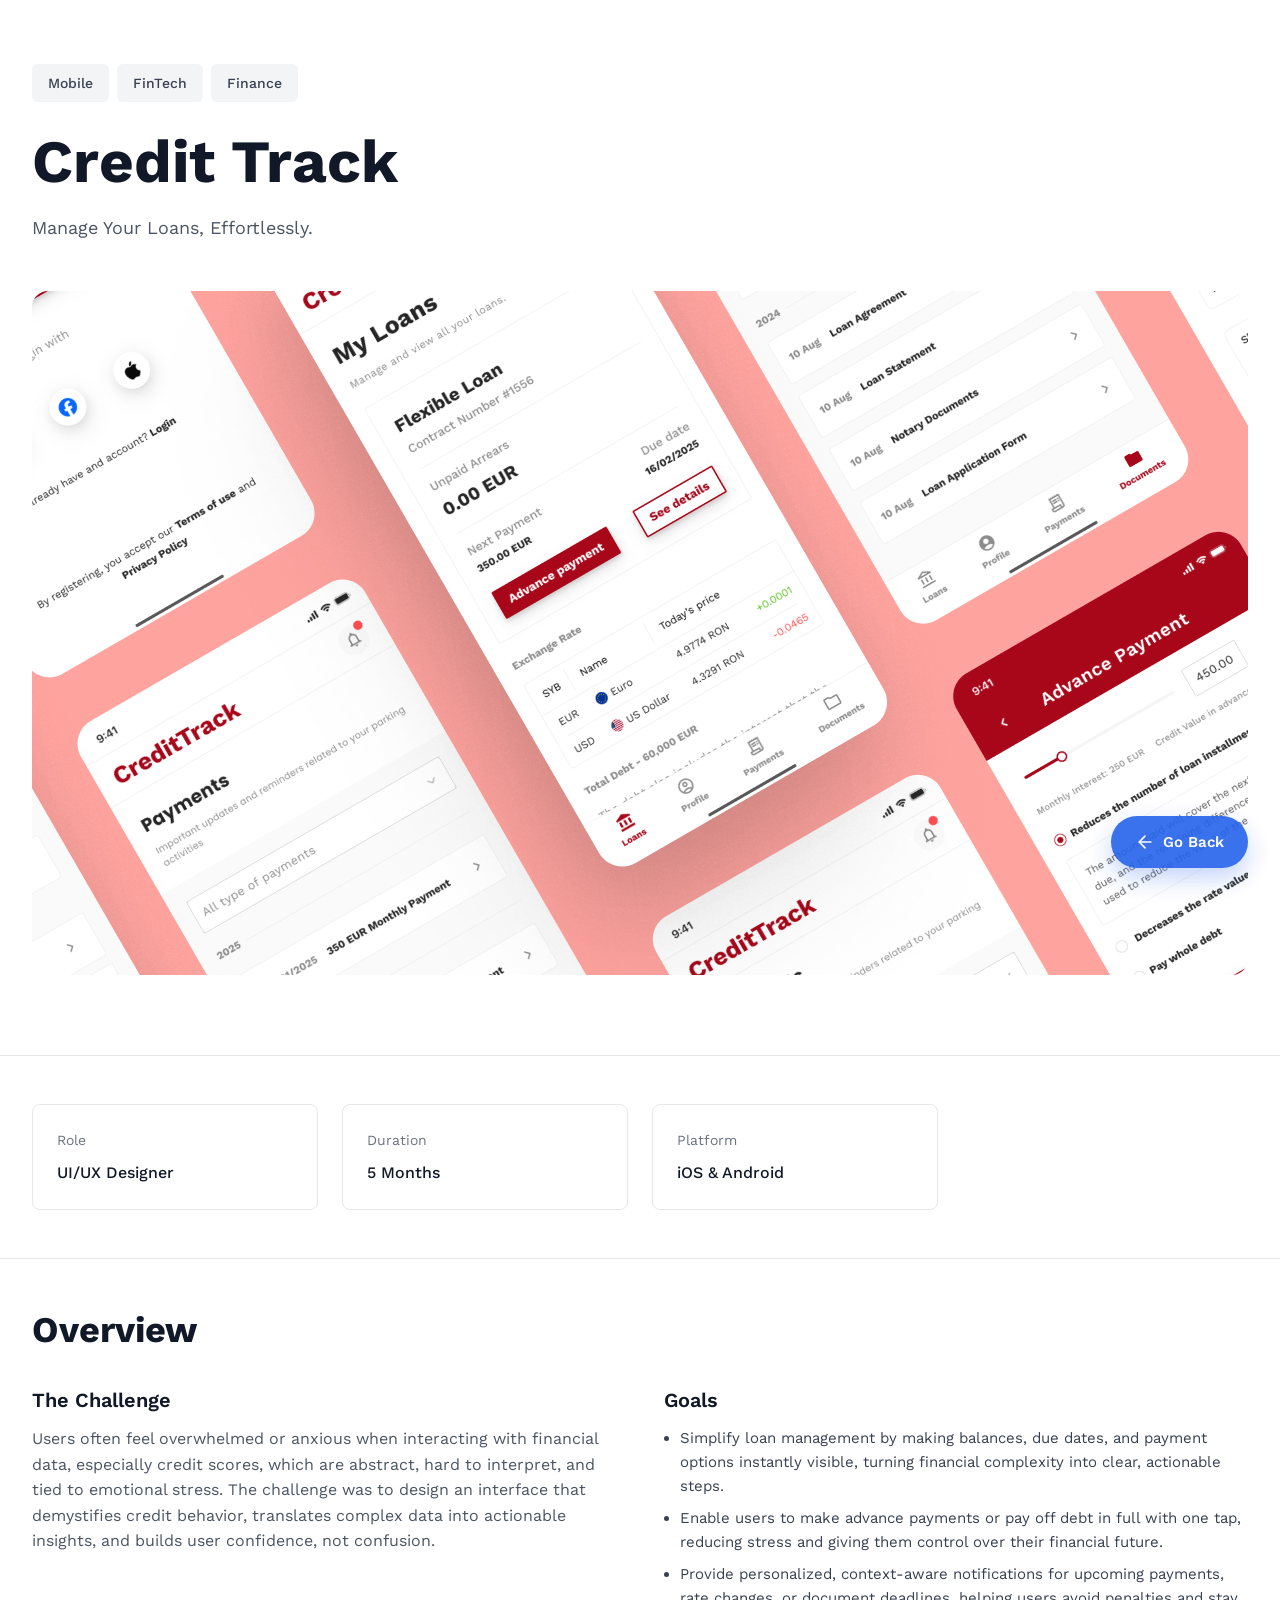
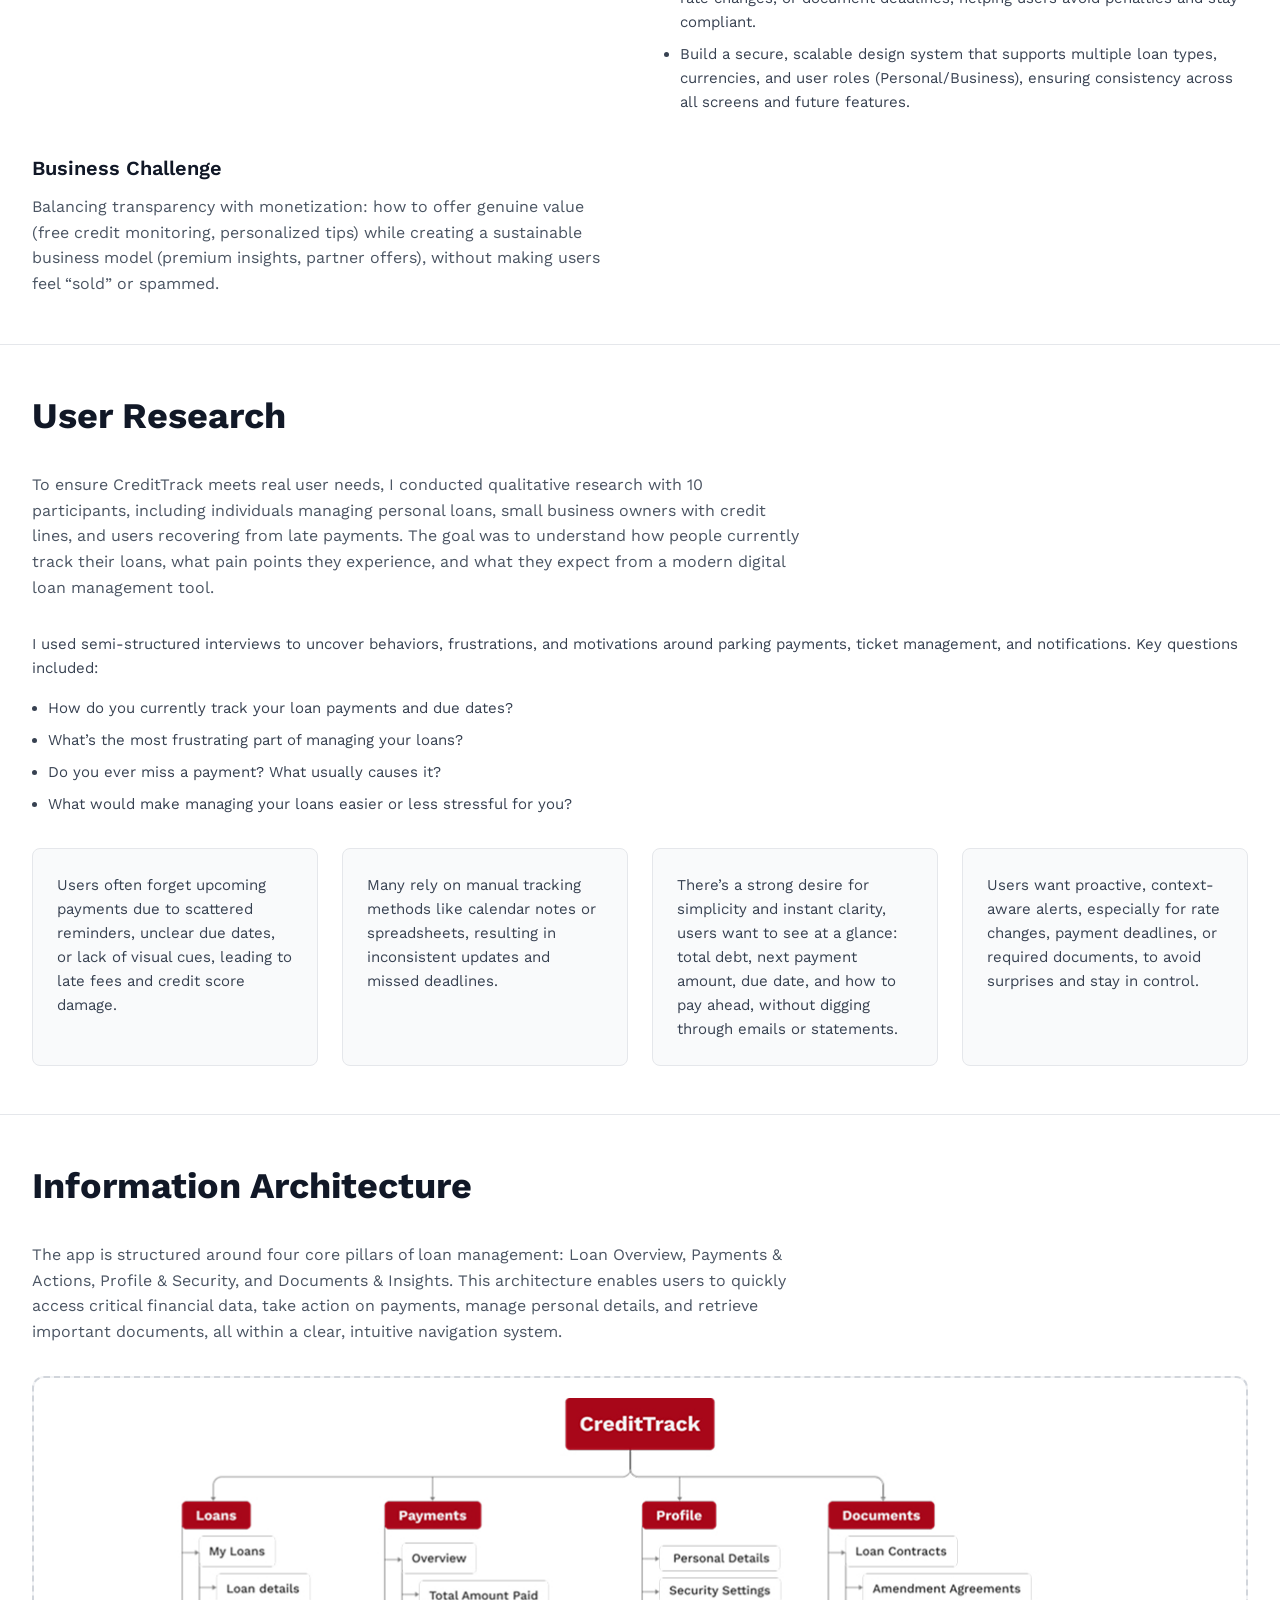
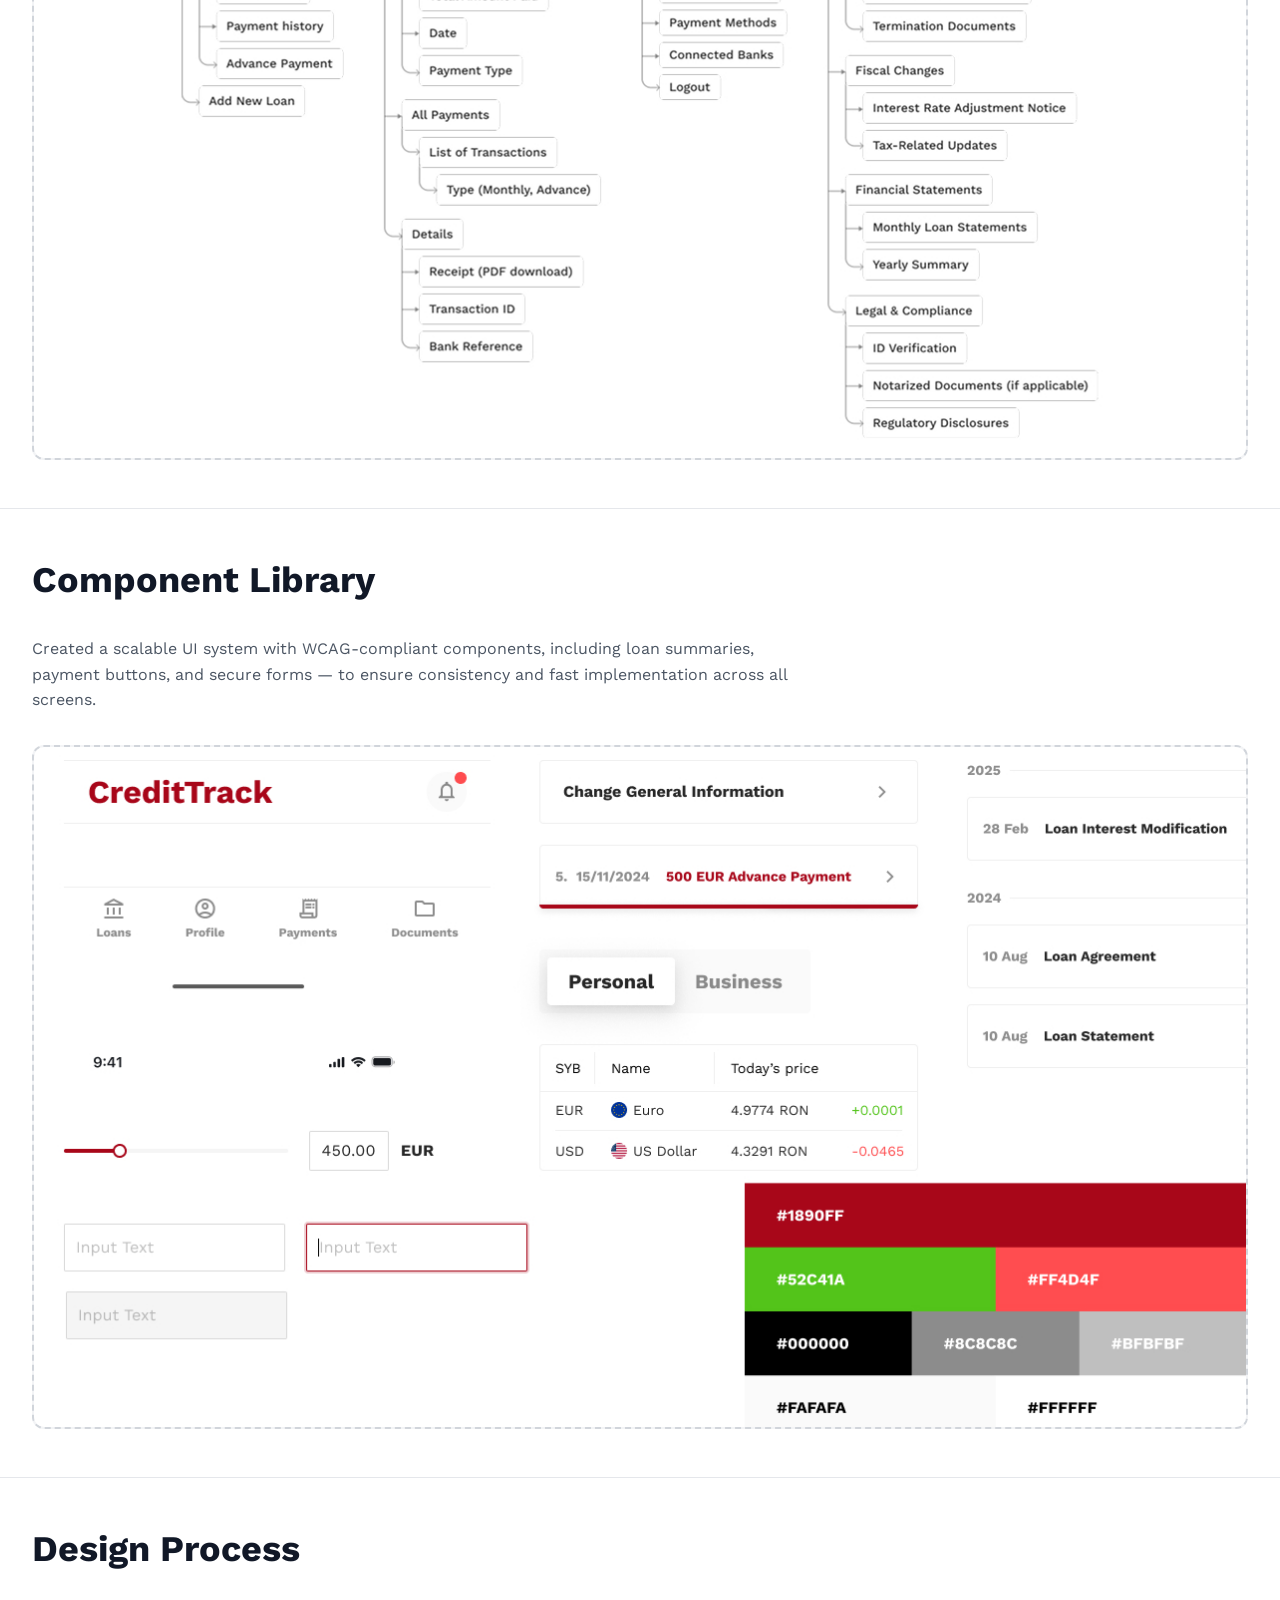
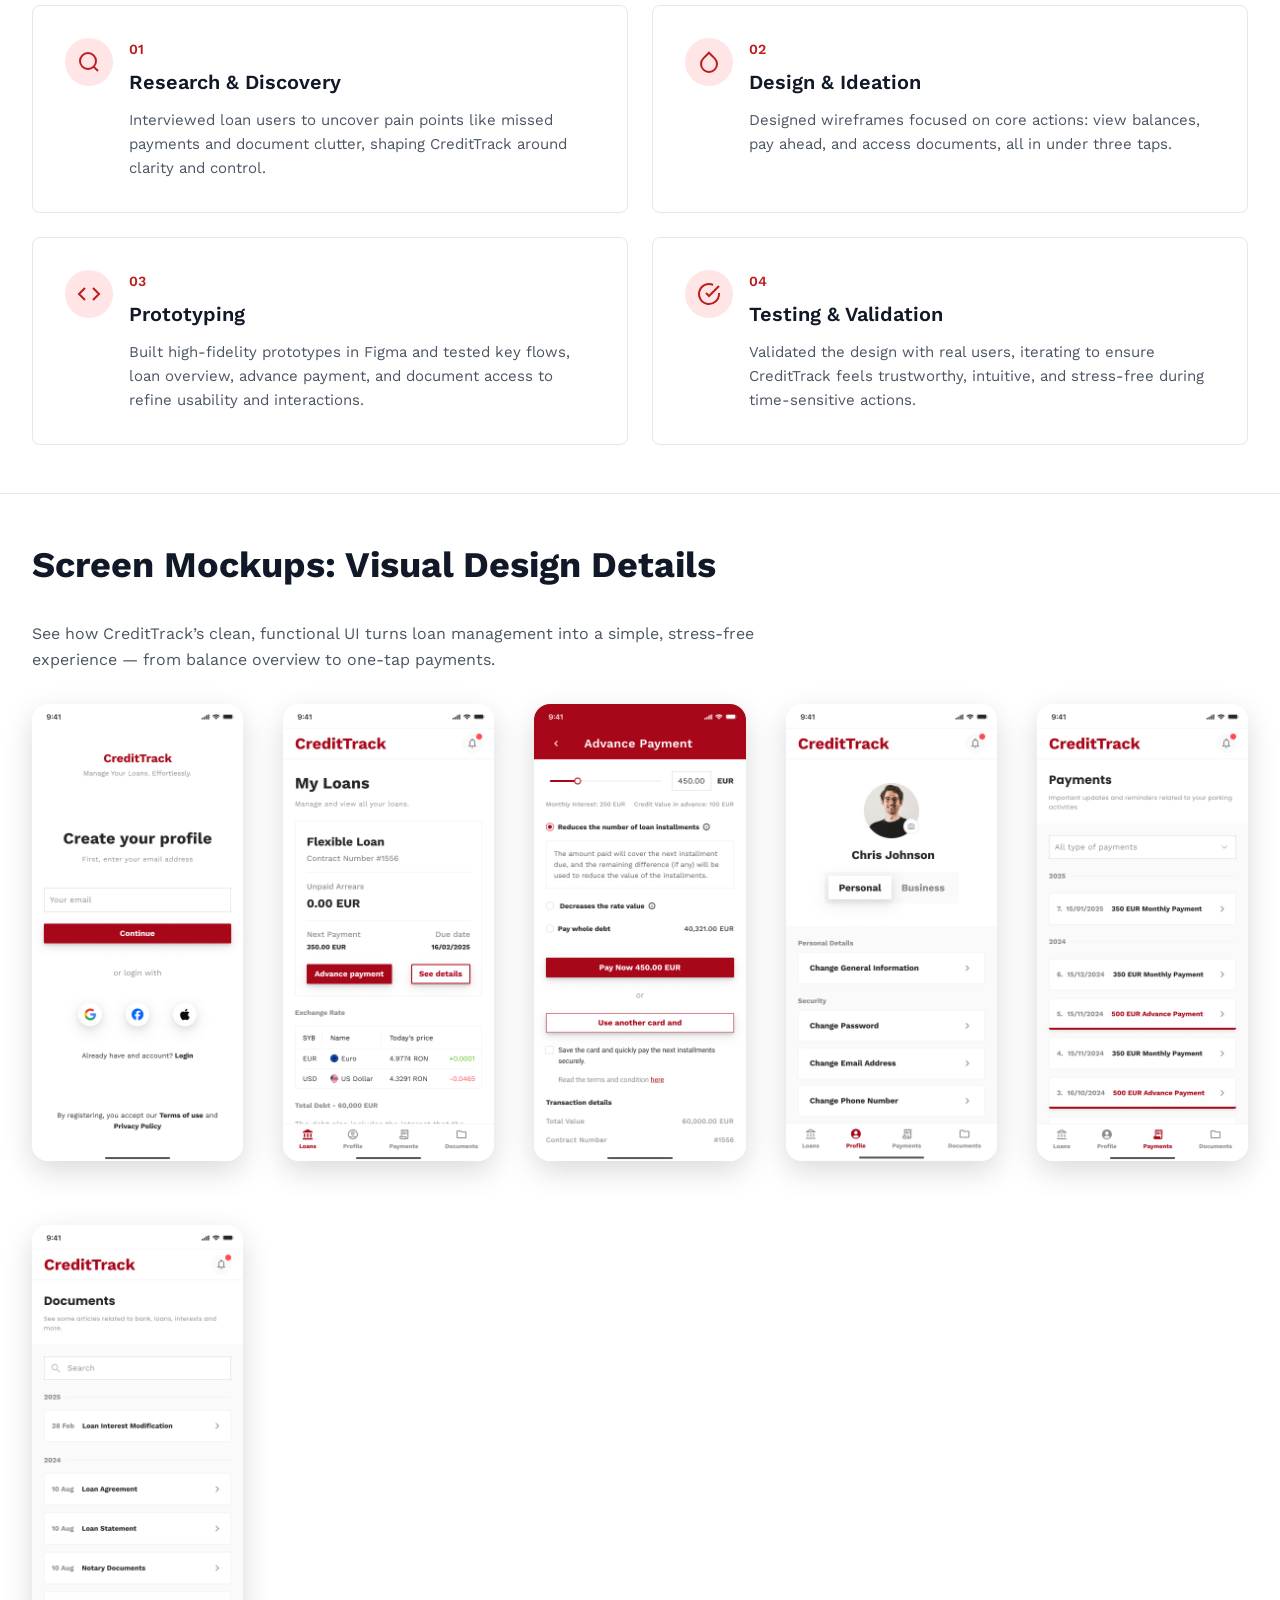
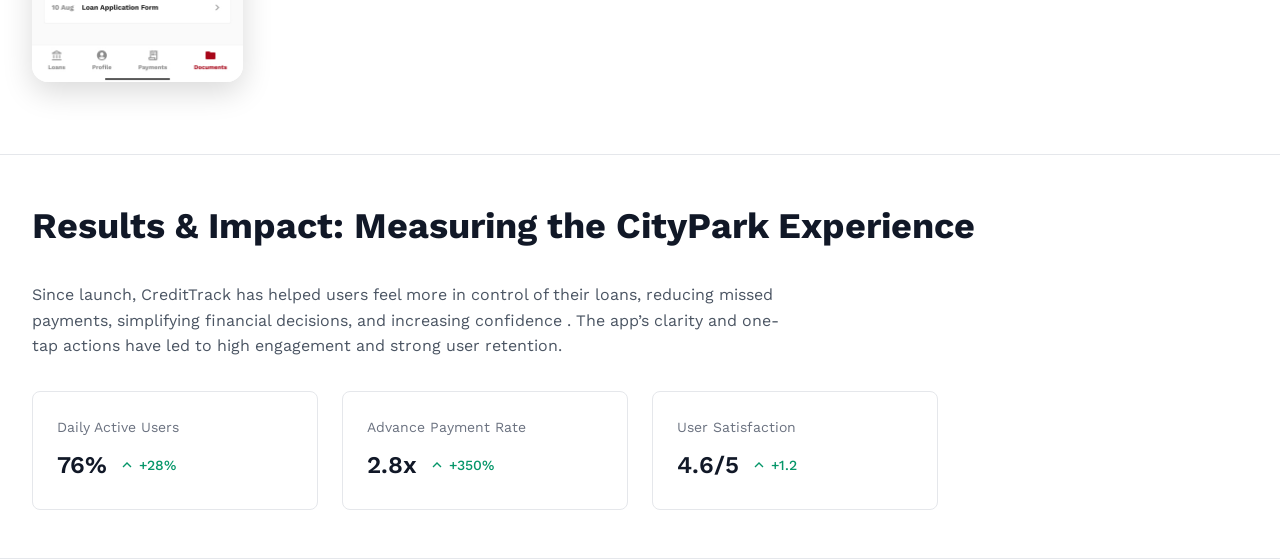
<file: AndreiDoca-creative/usecases/credit_track.html>
<!DOCTYPE html>
<html lang="en">
<head>
    <meta charset="UTF-8">
    <meta name="viewport" content="width=device-width, initial-scale=1.0">
    <title>Credit Track - Manage Your Loans, Effortlessly - UI/UX Case Study</title>
    <link href="https://fonts.googleapis.com/css2?family=Work+Sans:ital,wght@0,100;0,200;0,300;0,400;0,500;0,600;0,700;0,800;0,900;1,100;1,200;1,300;1,400;1,500;1,600;1,700;1,800;1,900&display=swap" rel="stylesheet">
    <link rel="stylesheet" href="../usecases/styles/credit_track.css">
    <link rel="stylesheet" href="../styles.css">

    <!-- SVG Icon -->
     <link rel="icon" type="image/x-icon" href="../assets/logo.jpg">
     
</head>
<body>
    <!-- Floating Back Button -->
    <a href="../index.html" class="back-button" id="backButton">
        <svg xmlns="http://www.w3.org/2000/svg" width="20" height="20" viewBox="0 0 24 24" fill="none" stroke="currentColor" stroke-width="2" stroke-linecap="round" stroke-linejoin="round">
            <path d="m12 19-7-7 7-7"/>
            <path d="M19 12H5"/>
        </svg>
        <span>Go Back</span>
    </a>

    <!-- Hero Section -->
    <section class="hero">
        <div class="container">
            <div class="tags">
                <span class="tag">Mobile</span>
                <span class="tag">FinTech</span>
                <span class="tag">Finance</span>
            </div>
            <h1>Credit Track</h1>
            <p class="subtitle">Manage Your Loans, Effortlessly.</p>
            <div class="hero-image">
               <img src="./assets/Credit_Track/cover.jpg" alt="hero-image">
            </div>
        </div>
    </section>

    <div class="separator"></div>

    <!-- Project Details -->
    <section class="project-details">
        <div class="container">
            <div class="details-grid">
                <div class="detail-card">
                    <div class="detail-label">Role</div>
                    <div class="detail-value">UI/UX Designer</div>
                </div>
                <div class="detail-card">
                    <div class="detail-label">Duration</div>
                    <div class="detail-value">5 Months</div>
                </div>
                
                <div class="detail-card">
                    <div class="detail-label">Platform</div>
                    <div class="detail-value">iOS & Android</div>
                </div>
            </div>
        </div>
    </section>

    <div class="separator"></div>

    <!-- Overview Section -->
    <section class="section">
        <div class="container">
            <h2>Overview</h2>
            <div class="overview-grid">
                <div>
                    <h3>The Challenge</h3>
                    <p>Users often feel overwhelmed or anxious when interacting with financial data, especially credit scores, which are abstract, hard to interpret, and tied to emotional stress.
                         The challenge was to design an interface that demystifies credit behavior, translates complex data into actionable insights, and builds user confidence, not confusion.</p>
                </div>
                <div>
                    <h3>Goals</h3>
                     <ul class="key-questions">
                        <li>Simplify loan management by making balances, due dates, and payment options instantly visible, turning financial complexity into clear, actionable steps.</li>
                        <li>Enable users to make advance payments or pay off debt in full with one tap, reducing stress and giving them control over their financial future.</li>
                        <li>Provide personalized, context-aware notifications for upcoming payments, rate changes, or document deadlines, helping users avoid penalties and stay compliant.</li>
                        <li>Build a secure, scalable design system that supports multiple loan types, currencies, and user roles (Personal/Business), ensuring consistency across all screens and future features.</li>
                    </ul>
                </div>
            </div>
            <div class="overview-grid" style="margin-top: 2rem;">
                <div>
                    <h3>Business Challenge</h3>
                    <p>Balancing transparency with monetization: how to offer genuine value (free credit monitoring, personalized tips) while creating a sustainable business model (premium insights, partner offers), without making users feel “sold” or spammed.</p>
                </div>
            </div>
        </div>
    </section>

    <div class="separator"></div>

     <!-- User Research Section -->
    <section class="section">
        <div class="container">
            <h2>User Research</h2>
            <p class="section-description">
                To ensure CreditTrack meets real user needs, I conducted qualitative research with 10 participants, including individuals managing personal loans, small business owners with credit lines, and users recovering from late payments.
                The goal was to understand how people currently track their loans, what pain points they experience, and what they expect from a modern digital loan management tool.
            </p>
            
            <p style="font-size: 0.9375rem; color: #374151; margin-bottom: 0.5rem; margin-top: 1.5rem;">I used semi-structured interviews to uncover behaviors, frustrations, and motivations around parking payments, ticket management, and notifications. Key questions included:</p>
            <ul class="key-questions">
                <li>How do you currently track your loan payments and due dates?</li>
                <li>What’s the most frustrating part of managing your loans?</li>
                <li>Do you ever miss a payment? What usually causes it?</li>
                <li>What would make managing your loans easier or less stressful for you?</li>
            </ul>

            <div class="insights-grid">
                <div class="insight-card">
                    <p>Users often forget upcoming payments due to scattered reminders, unclear due dates, or lack of visual cues, leading to late fees and credit score damage.</p>
                </div>
                <div class="insight-card">
                    <p>Many rely on manual tracking methods like calendar notes or spreadsheets, resulting in inconsistent updates and missed deadlines.</p>
                </div>
                <div class="insight-card">
                    <p>There’s a strong desire for simplicity and instant clarity, users want to see at a glance: total debt, next payment amount, due date, and how to pay ahead, without digging through emails or statements.</p>
                </div>
                <div class="insight-card">
                    <p>Users want proactive, context-aware alerts, especially for rate changes, payment deadlines, or required documents, to avoid surprises and stay in control.</p>
                </div>
            </div>
        </div>
    </section>

    <div class="separator"></div>

    <!-- Information Architecture -->
    <section class="section">
        <div class="container">
            <h2>Information Architecture</h2>
            <p class="section-description">
               The app is structured around four core pillars of loan management: Loan Overview, Payments & Actions, Profile & Security, and Documents & Insights. 
               This architecture enables users to quickly access critical financial data, take action on payments, manage personal details, and retrieve important documents, all within a clear, intuitive navigation system.
            </p>
            <div class="placeholder-image">
                <img src="./assets/Credit_Track/IA.jpg" alt="Information Architecture Overview">
            </div>
        </div>
    </section>

    <div class="separator"></div>

    <!-- Design System -->
    <section class="section">
        <div class="container">
            <h2>Component Library</h2>
            <p class="section-description">
                Created a scalable UI system with WCAG-compliant components, including loan summaries, payment buttons, and secure forms — to ensure consistency and fast implementation across all screens.
            </p>

            <div class="placeholder-image">
                <img src="./assets/Credit_Track/Component_Library.jpg" alt="Design System Overview">
            </div>
            
        </div>
    </section>

    <div class="separator"></div>

   <!-- Process Section -->
    <section class="section">
        <div class="container">
            <h2>Design Process</h2>
            <div class="process-grid">
                <div class="process-card">
                    <div class="process-header">
                        <div class="process-icon">
                            <svg width="24" height="24" viewBox="0 0 24 24" fill="none" stroke="currentColor" stroke-width="2">
                                <circle cx="11" cy="11" r="8"></circle>
                                <path d="m21 21-4.35-4.35"></path>
                            </svg>
                        </div>
                        <div>
                            <div class="process-number">01</div>
                            <h3>Research & Discovery</h3>
                            <p>Interviewed loan users to uncover pain points like missed payments and document clutter, shaping CreditTrack around clarity and control.</p>
                        </div>
                    </div>
                </div>
                <div class="process-card">
                    <div class="process-header">
                        <div class="process-icon">
                            <svg width="24" height="24" viewBox="0 0 24 24" fill="none" stroke="currentColor" stroke-width="2">
                                <path d="M12 2.69l5.66 5.66a8 8 0 1 1-11.31 0z"></path>
                            </svg>
                        </div>
                        <div>
                            <div class="process-number">02</div>
                            <h3>Design & Ideation</h3>
                            <p>Designed wireframes focused on core actions: view balances, pay ahead, and access documents, all in under three taps.</p>
                        </div>
                    </div>
                </div>
                <div class="process-card">
                    <div class="process-header">
                        <div class="process-icon">
                            <svg width="24" height="24" viewBox="0 0 24 24" fill="none" stroke="currentColor" stroke-width="2">
                                <polyline points="16 18 22 12 16 6"></polyline>
                                <polyline points="8 6 2 12 8 18"></polyline>
                            </svg>
                        </div>
                        <div>
                            <div class="process-number">03</div>
                            <h3>Prototyping</h3>
                            <p>Built high-fidelity prototypes in Figma and tested key flows, loan overview, advance payment, and document access to refine usability and interactions.</p>
                        </div>
                    </div>
                </div>
                <div class="process-card">
                    <div class="process-header">
                        <div class="process-icon">
                            <svg width="24" height="24" viewBox="0 0 24 24" fill="none" stroke="currentColor" stroke-width="2">
                                <path d="M22 11.08V12a10 10 0 1 1-5.93-9.14"></path>
                                <polyline points="22 4 12 14.01 9 11.01"></polyline>
                            </svg>
                        </div>
                        <div>
                            <div class="process-number">04</div>
                            <h3>Testing & Validation</h3>
                            <p>Validated the design with real users, iterating to ensure CreditTrack feels trustworthy, intuitive, and stress-free during time-sensitive actions.</p>
                        </div>
                    </div>
                </div>
            </div>
        </div>
    </section>

    <div class="separator"></div>
 <!-- Screen Mockups Section -->
    <section class="section">
        <div class="container">
            <h2>Screen Mockups: Visual Design Details</h2>
            <p class="section-description">See how CreditTrack’s clean, functional UI turns loan management into a simple, stress-free experience — from balance overview to one-tap payments. </p>
            
            <div class="mockups-grid">
                 <div class="mockup-card">
                    <div class="mockup-image">
                        <img src="./assets/Credit_Track/Loans.jpg" alt="placeholder-image">
                    </div>
                </div>


                <div class="mockup-card">
                    <div class="mockup-image">
                        <img src="./assets/Credit_Track/Loans1.jpg" alt="placeholder-image">
                    </div>
                </div>

                 <div class="mockup-card">
                    <div class="mockup-image">
                        <img src="./assets/Credit_Track/Advance Payment.jpg" alt="placeholder-image">
                    </div>
                </div>

                 <div class="mockup-card">
                    <div class="mockup-image">
                        <img src="./assets/Credit_Track/Profile.jpg" alt="placeholder-image">
                    </div>
                </div>

                 <div class="mockup-card">
                    <div class="mockup-image">
                        <img src="./assets/Credit_Track/Profile1.jpg" alt="placeholder-image">
                    </div>
                </div>

                <div class="mockup-card">
                    <div class="mockup-image">
                        <img src="./assets/Credit_Track/Profile2.jpg" alt="placeholder-image">
                    </div>
                </div>
            </div>
        </div>
    </section>

    <div class="separator"></div>

   
   <!-- Results Section -->
    <section class="section">
        <div class="container">
            <h2>Results & Impact: Measuring the CityPark Experience</h2>
            <p class="section-description">
                Since launch, CreditTrack has helped users feel more in control of their loans, reducing missed payments, simplifying financial decisions, and increasing confidence
                . The app’s clarity and one-tap actions have led to high engagement and strong user retention.
            </p>
            <div class="metrics-grid">
                <div class="metric-card">
                    <p class="metric-label">Daily Active Users</p>
                    <div class="metric-value-container">
                        <p class="metric-value">76%</p>
                        <div class="metric-change metric-up">
                            <svg width="16" height="16" viewBox="0 0 24 24" fill="none" stroke="currentColor" stroke-width="2">
                                <polyline points="18 15 12 9 6 15"></polyline>
                            </svg>
                            <span>+28%</span>
                        </div>
                    </div>
                </div>
                <div class="metric-card">
                    <p class="metric-label">Advance Payment Rate</p>
                    <div class="metric-value-container">
                        <p class="metric-value">2.8x</p>
                        <div class="metric-change metric-up">
                            <svg width="16" height="16" viewBox="0 0 24 24" fill="none" stroke="currentColor" stroke-width="2">
                                <polyline points="18 15 12 9 6 15"></polyline>
                            </svg>
                            <span>+350%</span>
                        </div>
                    </div>
                </div>
                <div class="metric-card">
                    <p class="metric-label">User Satisfaction</p>
                    <div class="metric-value-container">
                        <p class="metric-value">4.6/5</p>
                        <div class="metric-change metric-up">
                            <svg width="16" height="16" viewBox="0 0 24 24" fill="none" stroke="currentColor" stroke-width="2">
                                <polyline points="18 15 12 9 6 15"></polyline>
                            </svg>
                            <span>+1.2</span>
                        </div>
                    </div>
                </div>
            </div>
        </div>
    </section>

    <div class="separator"></div>

    <script src="./js/citypark.js"></script>

    
</body>
</html>
</file>
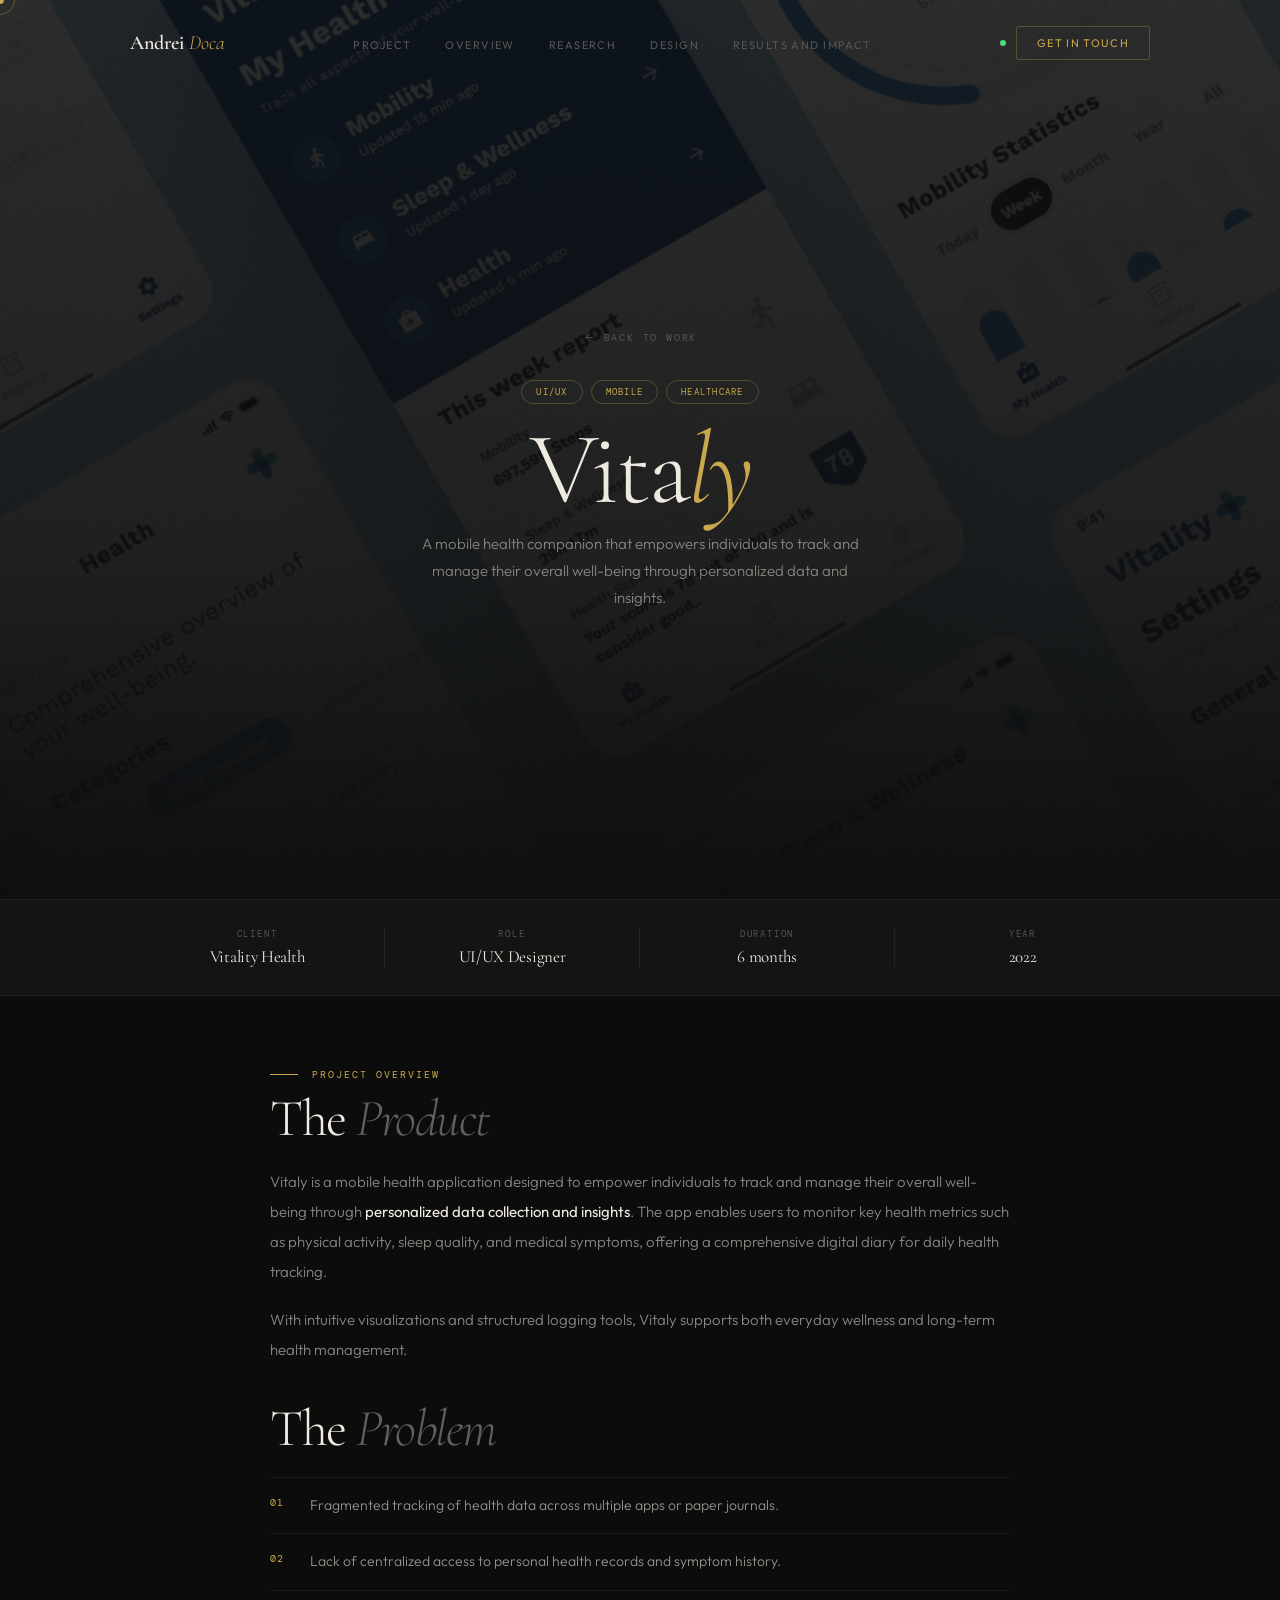
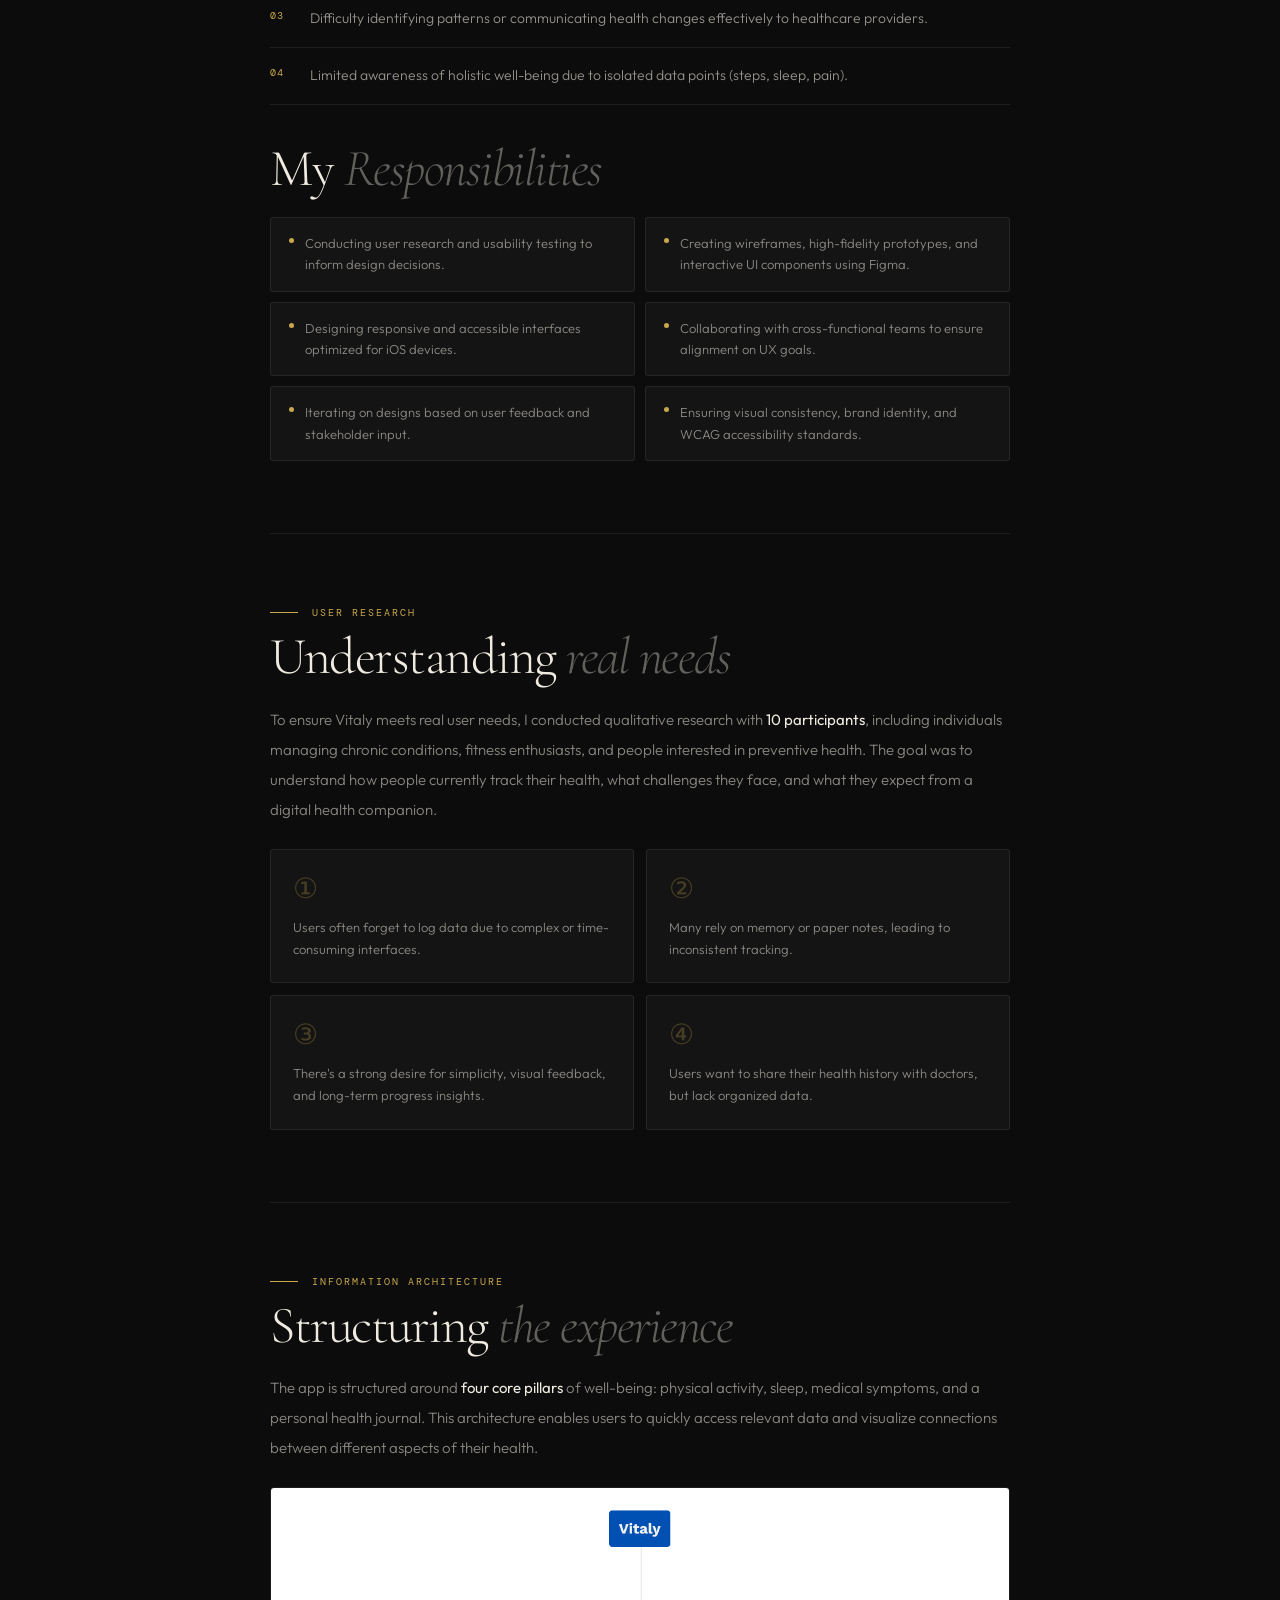
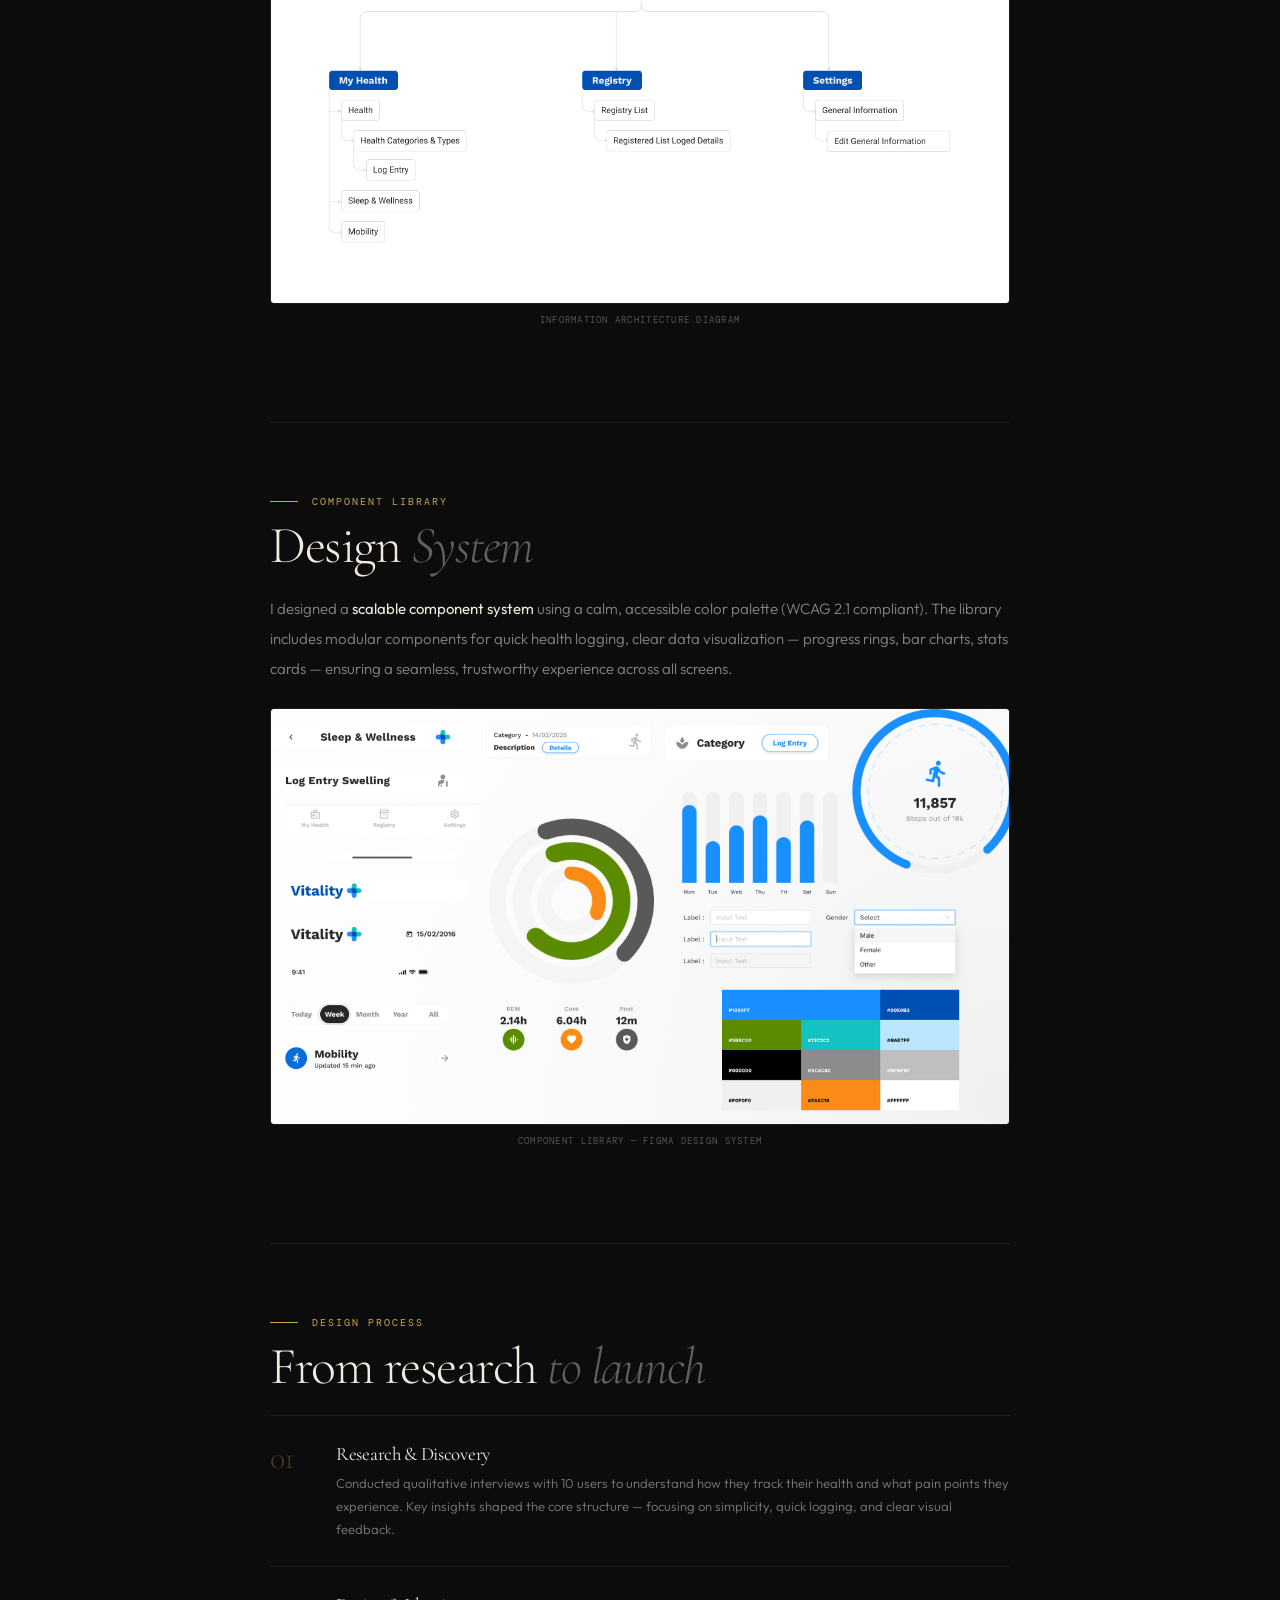
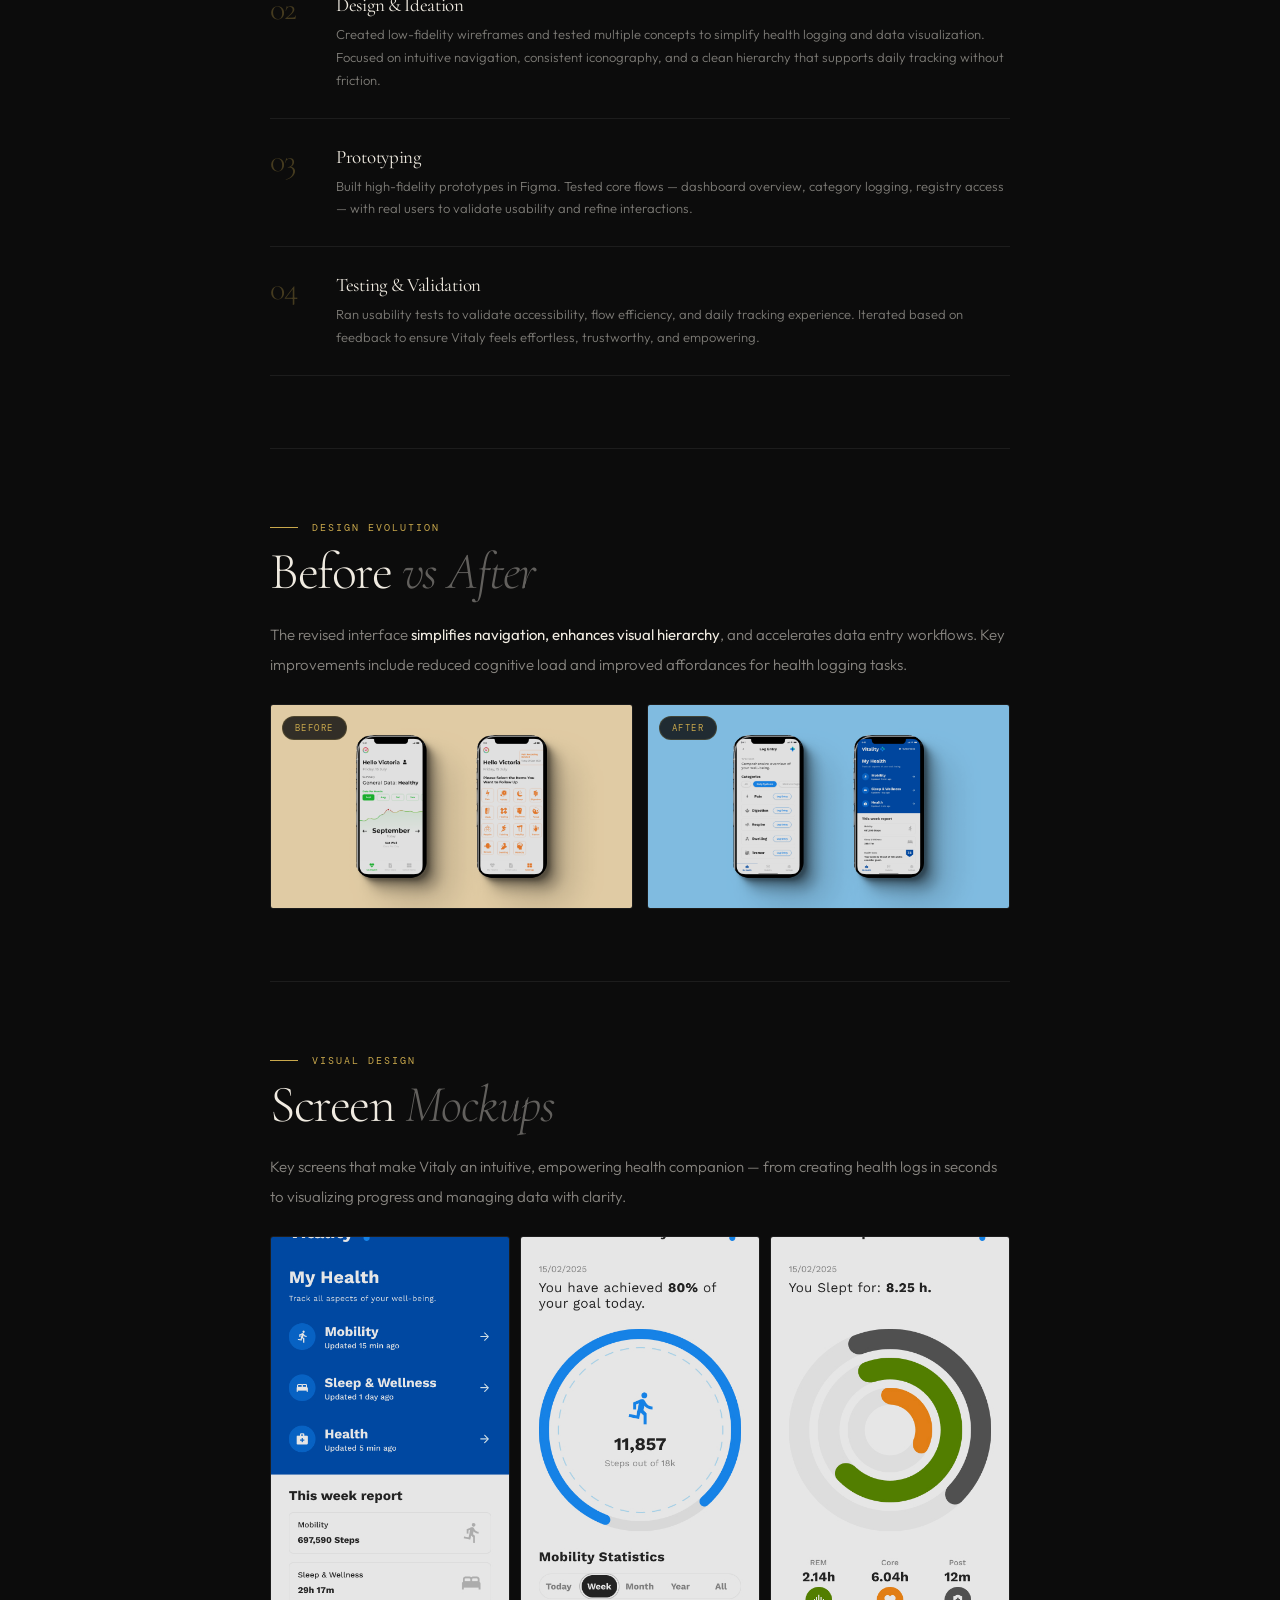
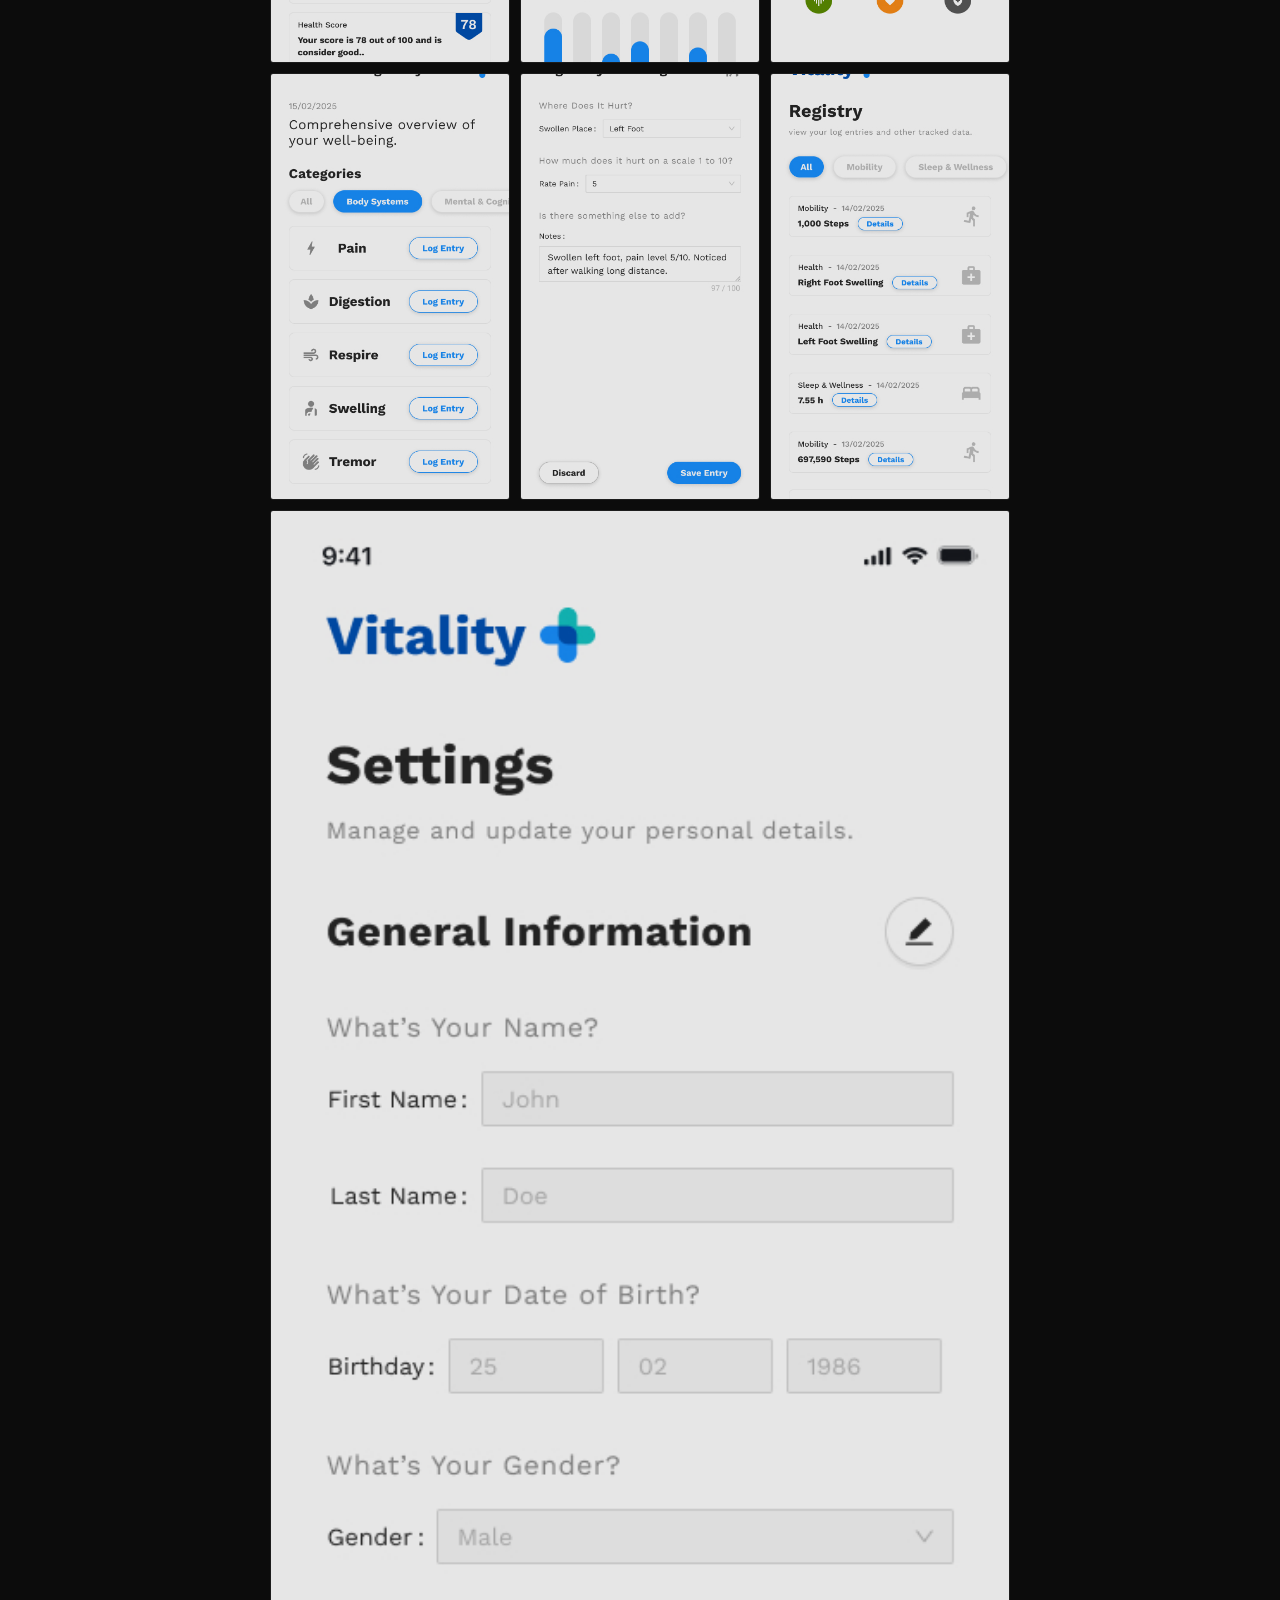
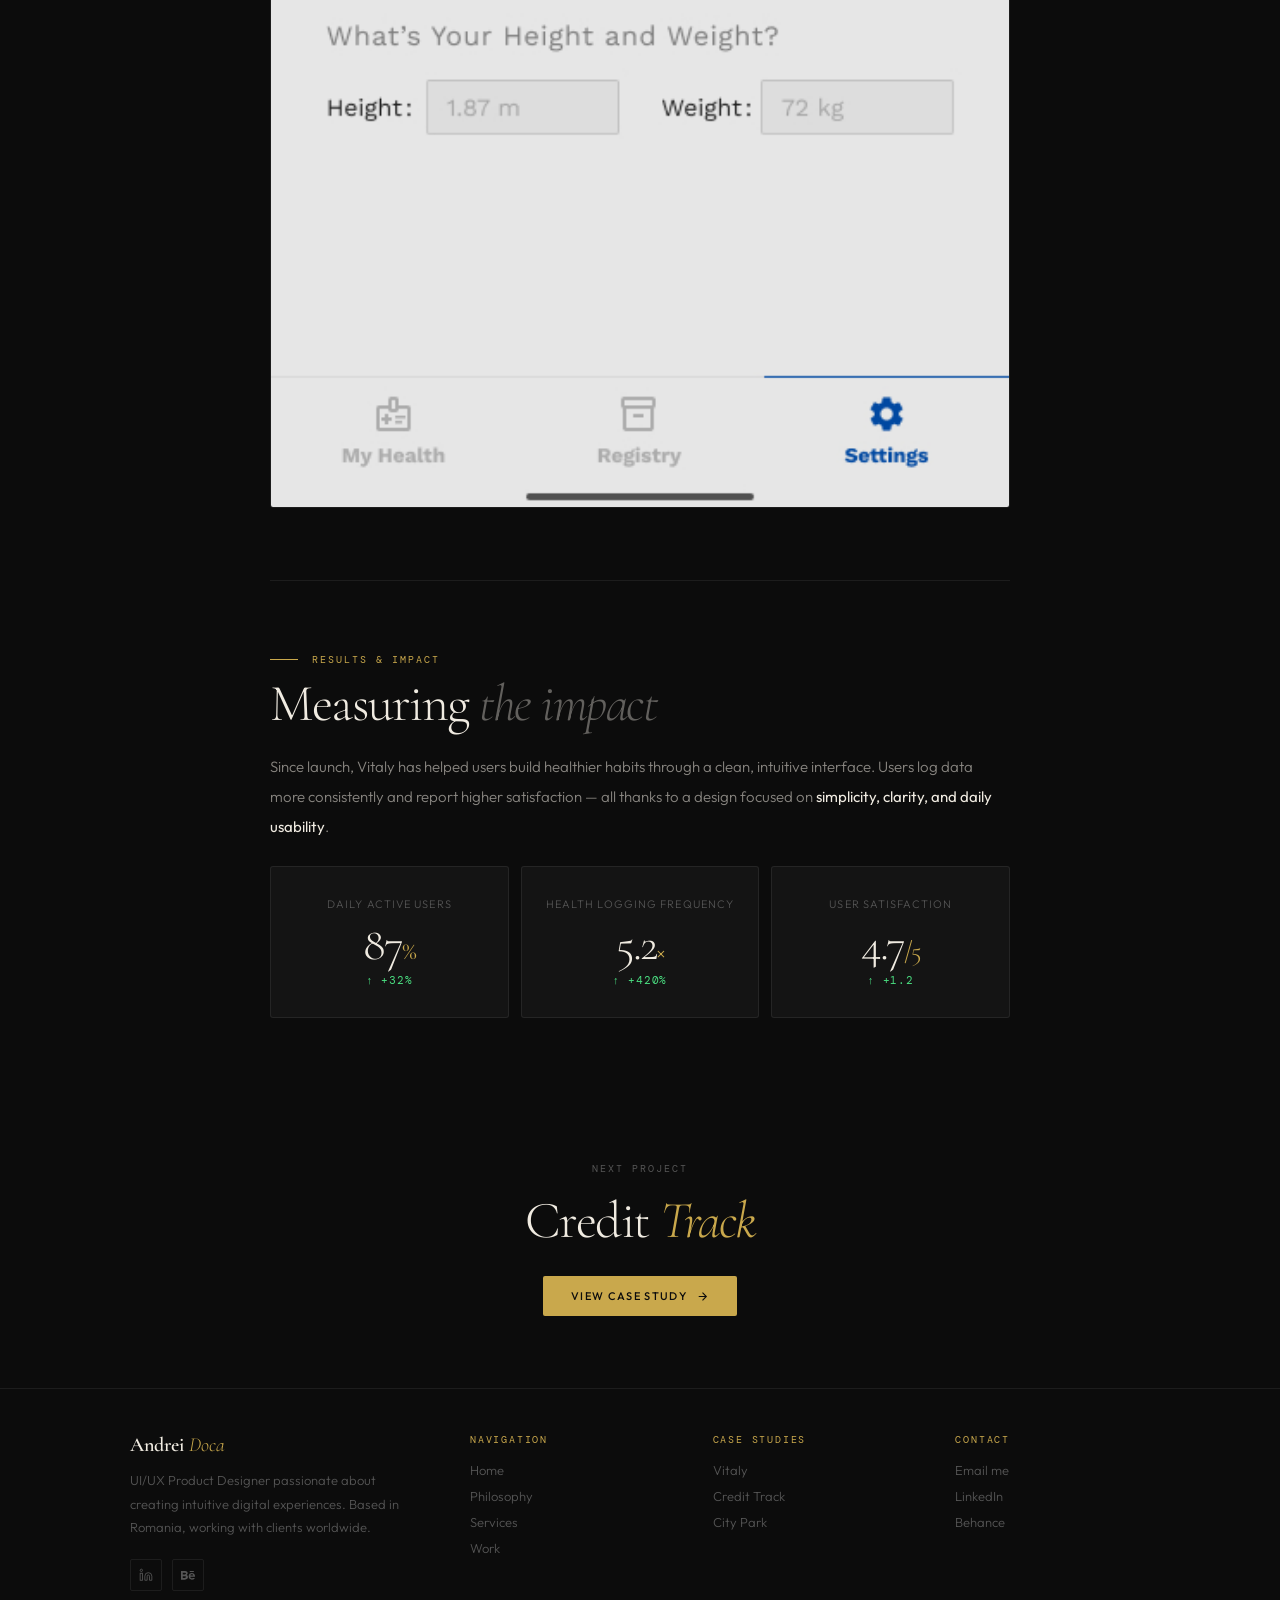
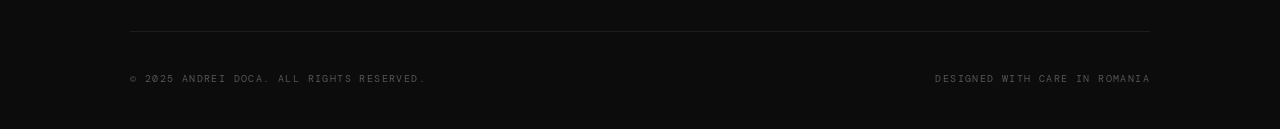
<file: AndreiDoca-creative/usecases/vitaly.html>
<!DOCTYPE html>
<html lang="en">
  <head>
    <meta charset="UTF-8" />
    <meta name="viewport" content="width=device-width, initial-scale=1.0" />
    <title>Vitaly — Mobile Health App · Andrei Doca</title>
    <link rel="icon" type="image/x-icon" href="../assets/logo.jpg" />
    <link rel="stylesheet" href="../css/base.css" />
    <style>
    a{   
    cursor: none;
   }

      .cs-hero {
        min-height: 100vh;
        display: flex;
        align-items: center;
        justify-content: center;
        padding: 120px 0 80px;
        position: relative;
        overflow: hidden;
        border-bottom: 1px solid var(--border);
      }
      .cs-hero-bg {
        position: absolute;
        inset: 0;
        z-index: 1;
        background: linear-gradient(
          to bottom,
          rgba(12, 12, 12, 0.5) 0%,
          rgba(12, 12, 12, 0.7) 60%,
          var(--ink) 100%
        );
      }
      .cs-hero-img {
        position: absolute;
        inset: 0;
        z-index: 0;
        background: url("./assets/Vitaly/hero_img.png") center/cover no-repeat;
        filter: brightness(0.28) saturate(0.6);
        transition: transform 8s ease;
      }
      .cs-hero:hover .cs-hero-img {
        transform: scale(1.03);
      }
      .cs-hero-inner {
        max-width: 800px;
        margin: 0 auto;
        padding: 0 40px;
        position: relative;
        z-index: 2;
        text-align: center;
      }
      .cs-back {
        display: inline-flex;
        align-items: center;
        gap: 8px;
        font-family: var(--mono);
        font-size: 10px;
        letter-spacing: 0.18em;
        text-transform: uppercase;
        color: var(--dim);
        text-decoration: none;
        margin-bottom: 36px;
        transition: color 0.3s;
      }
      .cs-back:hover {
        color: var(--gold);
      }
      .cs-back svg {
        width: 13px;
        height: 13px;
      }
      .cs-htags {
        display: flex;
        gap: 8px;
        justify-content: center;
        flex-wrap: wrap;
        margin-bottom: 20px;
      }
      .cs-htag {
        font-family: var(--mono);
        font-size: 9px;
        letter-spacing: 0.14em;
        text-transform: uppercase;
        color: var(--gold);
        border: 1px solid rgba(201, 168, 76, 0.3);
        padding: 5px 14px;
        border-radius: 100px;
      }
      .cs-title {
        font-family: var(--serif);
        font-size: clamp(52px, 8vw, 108px);
        font-weight: 300;
        line-height: 0.88;
        letter-spacing: -3px;
        color: var(--cream);
        margin-bottom: 16px;
      }
      .cs-title em {
        font-style: italic;
        color: var(--gold);
      }
      .cs-subtitle {
        font-size: 15px;
        font-weight: 300;
        line-height: 1.8;
        color: rgba(240, 235, 225, 0.5);
        max-width: 460px;
        margin: 0 auto;
      }

      .cs-meta {
        background: var(--ink2);
        border-bottom: 1px solid var(--border);
        padding: 28px 0;
      }
      .cs-meta-grid {
        max-width: var(--max);
        margin: 0 auto;
        padding: 0 40px;
        display: grid;
        grid-template-columns: repeat(4, 1fr);
      }
      .cs-meta-item {
        text-align: center;
        padding: 0 20px;
        border-right: 1px solid var(--border);
      }
      .cs-meta-item:last-child {
        border-right: none;
      }
      .cs-meta-lbl {
        font-family: var(--mono);
        font-size: 9px;
        letter-spacing: 0.2em;
        text-transform: uppercase;
        color: var(--dim);
        margin-bottom: 6px;
      }
      .cs-meta-val {
        font-family: var(--serif);
        font-size: 17px;
        color: var(--cream);
        letter-spacing: -0.3px;
      }

      .cs-body {
        max-width: 820px;
        margin: 0 auto;
        padding: 0 40px;
      }
      .cs-sec {
        padding: 72px 0;
        border-bottom: 1px solid var(--border);
      }
      .cs-sec:last-child {
        border-bottom: none;
      }
      .cs-h2 {
        font-family: var(--serif);
        font-size: clamp(30px, 4.5vw, 52px);
        font-weight: 300;
        line-height: 0.92;
        letter-spacing: -1.5px;
        color: var(--cream);
        margin-bottom: 24px;
      }
      .cs-h2 em {
        font-style: italic;
        color: rgba(240, 235, 225, 0.38);
      }
      .cs-p {
        font-size: 15px;
        font-weight: 300;
        line-height: 2;
        color: rgba(240, 235, 225, 0.55);
        margin-bottom: 18px;
      }
      .cs-p strong {
        color: var(--cream);
        font-weight: 400;
      }
      .cs-p:last-child {
        margin-bottom: 0;
      }

      .prob-list {
        display: flex;
        flex-direction: column;
        margin-top: 24px;
      }
      .prob-row {
        display: flex;
        align-items: flex-start;
        gap: 18px;
        padding: 16px 0;
        border-bottom: 1px solid var(--border);
      }
      .prob-row:first-child {
        border-top: 1px solid var(--border);
      }
      .prob-n {
        font-family: var(--mono);
        font-size: 10px;
        color: var(--gold);
        letter-spacing: 0.1em;
        min-width: 22px;
        padding-top: 2px;
      }
      .prob-t {
        font-size: 14px;
        font-weight: 300;
        line-height: 1.7;
        color: rgba(240, 235, 225, 0.6);
      }

      .resp-grid {
        display: grid;
        grid-template-columns: 1fr 1fr;
        gap: 10px;
        margin-top: 22px;
      }
      .resp-item {
        display: flex;
        align-items: flex-start;
        gap: 11px;
        padding: 15px 18px;
        background: var(--ink2);
        border: 1px solid var(--border);
        border-radius: 3px;
        transition: border-color 0.3s;
      }
      .resp-item:hover {
        border-color: rgba(201, 168, 76, 0.22);
      }
      .resp-dot {
        width: 5px;
        height: 5px;
        background: var(--gold);
        border-radius: 50%;
        flex-shrink: 0;
        margin-top: 5px;
      }
      .resp-txt {
        font-size: 13px;
        font-weight: 300;
        line-height: 1.65;
        color: rgba(240, 235, 225, 0.55);
      }

      .insights-grid {
        display: grid;
        grid-template-columns: 1fr 1fr;
        gap: 12px;
        margin-top: 24px;
      }
      .ic {
        padding: 22px;
        background: var(--ink2);
        border: 1px solid var(--border);
        border-radius: 3px;
        position: relative;
        overflow: hidden;
        transition: border-color 0.3s, transform 0.3s;
      }
      .ic::before {
        content: "";
        position: absolute;
        top: 0;
        left: 0;
        right: 0;
        height: 2px;
        background: var(--gold);
        transform: scaleX(0);
        transform-origin: left;
        transition: transform 0.4s;
      }
      .ic:hover::before {
        transform: scaleX(1);
      }
      .ic:hover {
        border-color: rgba(201, 168, 76, 0.2);
        transform: translateY(-3px);
      }
      .ic-icon {
        font-family: var(--serif);
        font-size: 28px;
        color: var(--gold);
        opacity: 0.28;
        margin-bottom: 10px;
      }
      .ic-txt {
        font-size: 13px;
        font-weight: 300;
        line-height: 1.7;
        color: rgba(240, 235, 225, 0.55);
      }

      .cs-img {
        width: 100%;
        border-radius: 4px;
        margin: 24px 0;
        display: block;
        border: 1px solid var(--border);
      }
      .cs-img-cap {
        font-family: var(--mono);
        font-size: 9px;
        letter-spacing: 0.14em;
        text-transform: uppercase;
        color: var(--dim);
        text-align: center;
        margin-top: -14px;
        margin-bottom: 24px;
      }

      .proc-steps {
        display: flex;
        flex-direction: column;
        margin-top: 24px;
      }
      .proc-step {
        display: grid;
        grid-template-columns: 44px 1fr;
        gap: 22px;
        padding: 26px 0;
        border-bottom: 1px solid var(--border);
        align-items: start;
      }
      .proc-step:first-child {
        border-top: 1px solid var(--border);
      }
      .ps-num {
        font-family: var(--serif);
        font-size: 32px;
        font-weight: 300;
        color: var(--gold);
        opacity: 0.3;
        line-height: 1;
        letter-spacing: -1px;
      }
      .ps-title {
        font-family: var(--serif);
        font-size: 19px;
        font-weight: 400;
        color: var(--cream);
        margin-bottom: 7px;
        letter-spacing: -0.3px;
      }
      .ps-desc {
        font-size: 13px;
        font-weight: 300;
        line-height: 1.75;
        color: rgba(240, 235, 225, 0.5);
      }

      .ba-grid {
        display: grid;
        grid-template-columns: 1fr 1fr;
        gap: 14px;
        margin-top: 24px;
      }
      .ba-item {
        position: relative;
      }
      .ba-img {
        width: 100%;
        border-radius: 3px;
        display: block;
        border: 1px solid var(--border);
        filter: brightness(0.88);
      }
      .ba-lbl {
        position: absolute;
        top: 12px;
        left: 12px;
        font-family: var(--mono);
        font-size: 9px;
        letter-spacing: 0.16em;
        text-transform: uppercase;
        background: rgba(12, 12, 12, 0.82);
        color: var(--gold);
        padding: 5px 12px;
        border-radius: 100px;
        border: 1px solid rgba(201, 168, 76, 0.2);
      }

      .mock-grid {
        display: grid;
        grid-template-columns: repeat(3, 1fr);
        gap: 10px;
        margin-top: 24px;
      }
      .mock-item {
        border-radius: 3px;
        overflow: hidden;
        border: 1px solid var(--border);
        aspect-ratio: 9/16;
      }
      .mock-item img {
        width: 100%;
        height: 100%;
        object-fit: cover;
        filter: brightness(0.9);
        transition: filter 0.3s, transform 0.4s;
      }
      .mock-item:hover img {
        filter: brightness(1);
        transform: scale(1.04);
      }

      .results-grid {
        display: grid;
        grid-template-columns: repeat(3, 1fr);
        gap: 12px;
        margin-top: 24px;
      }
      .rc {
        text-align: center;
        padding: 30px 18px;
        background: var(--ink2);
        border: 1px solid var(--border);
        border-radius: 3px;
        transition: border-color 0.3s;
      }
      .rc:hover {
        border-color: rgba(201, 168, 76, 0.25);
      }
      .rc-lbl {
        font-size: 11px;
        font-weight: 300;
        letter-spacing: 0.1em;
        text-transform: uppercase;
        color: var(--dim);
        margin-bottom: 10px;
        font-family: var(--sans);
      }
      .rc-val {
        font-family: var(--serif);
        font-size: 46px;
        font-weight: 300;
        color: var(--cream);
        letter-spacing: -2px;
        line-height: 1;
        margin-bottom: 6px;
      }
      .rc-delta {
        font-family: var(--mono);
        font-size: 11px;
        color: #4ade80;
        letter-spacing: 0.08em;
      }

      .cs-next {
        padding: 72px 0;
        text-align: center;
      }
      .cs-next-lbl {
        font-family: var(--mono);
        font-size: 10px;
        letter-spacing: 0.2em;
        text-transform: uppercase;
        color: var(--dim);
        margin-bottom: 14px;
      }
      .cs-next-title {
        font-family: var(--serif);
        font-size: clamp(30px, 5vw, 52px);
        font-weight: 300;
        letter-spacing: -1.5px;
        color: var(--cream);
        margin-bottom: 24px;
      }
      .cs-next-title em {
        font-style: italic;
        color: var(--gold);
      }

      @media (max-width: 768px) {
        .cs-meta-grid {
          grid-template-columns: 1fr 1fr;
          gap: 1px;
          background: var(--border);
        }
        .cs-meta-item {
          background: var(--ink2);
          border-right: none;
        }
        .resp-grid,
        .ba-grid,
        .insights-grid {
          grid-template-columns: 1fr;
        }
        .mock-grid {
          grid-template-columns: 1fr 1fr;
        }
        .results-grid {
          grid-template-columns: 1fr;
        }
        .cs-hero-inner,
        .cs-body {
          padding: 0 24px;
        }
      }
    </style>
  </head>
  <body>
    <div id="grain"></div>
    <div id="cur"></div>
    <div id="fol"></div>

    <nav class="site-nav" id="siteNav">
      <div class="nav-inner">
        <a href="../index.html" class="nav-logo">Andrei <em>Doca</em></a>
        <ul class="nav-links">
          <li><a href="#project">Project</a></li>
          <li><a href="#overview">Overview</a></li>
          <li><a href="#reaserch">Reaserch</a></li>
          <li><a href="#design">Design</a></li>
          <li><a href="#res">Results and impact</a></li>


          
        </ul>
        <div class="nav-right">
          <div class="avail-dot"></div>
          <a href="../index.html#contact" class="nav-cta">Get In Touch</a>
        </div>
      </div>
    </nav>

    <div class="cs-hero" id="project">
      
      <div class="cs-hero-img"></div>
      <div class="cs-hero-bg"></div>
      <div class="cs-hero-inner">
        <a href="../index.html#projects" class="cs-back"
          ><svg
            viewBox="0 0 24 24"
            fill="none"
            stroke="currentColor"
            stroke-width="1.5"
          >
            <path d="M19 12H5M12 5l-7 7 7 7" /></svg
          >Back to work</a
        >
        <div class="cs-htags">
          <span class="cs-htag">UI/UX</span><span class="cs-htag">Mobile</span
          ><span class="cs-htag">Healthcare</span>
        </div>
        <h1 class="cs-title">Vita<em>ly</em></h1>
        <p class="cs-subtitle">
          A mobile health companion that empowers individuals to track and
          manage their overall well-being through personalized data and
          insights.
        </p>
      </div>
    </div>

    <div class="cs-meta">
      <div class="cs-meta-grid">
        <div class="cs-meta-item">
          <div class="cs-meta-lbl">Client</div>
          <div class="cs-meta-val">Vitality Health</div>
        </div>
        <div class="cs-meta-item">
          <div class="cs-meta-lbl">Role</div>
          <div class="cs-meta-val">UI/UX Designer</div>
        </div>
        <div class="cs-meta-item">
          <div class="cs-meta-lbl">Duration</div>
          <div class="cs-meta-val">6 months</div>
        </div>
        <div class="cs-meta-item">
          <div class="cs-meta-lbl">Year</div>
          <div class="cs-meta-val">2022</div>
        </div>
      </div>
    </div>

    <div class="cs-body" id="overview">
      <div class="cs-sec rv">
        <div class="sey left">
          <div class="sln"></div>
          <div class="slb">Project Overview</div>
        </div>
        <h2 class="cs-h2">The <em>Product</em></h2>
        <p class="cs-p">
          Vitaly is a mobile health application designed to empower individuals
          to track and manage their overall well-being through
          <strong>personalized data collection and insights</strong>. The app
          enables users to monitor key health metrics such as physical activity,
          sleep quality, and medical symptoms, offering a comprehensive digital
          diary for daily health tracking.
        </p>
        <p class="cs-p">
          With intuitive visualizations and structured logging tools, Vitaly
          supports both everyday wellness and long-term health management.
        </p>
        <div style="margin-top: 40px">
          <h2 class="cs-h2">The <em>Problem</em></h2>
          <div class="prob-list">
            <div class="prob-row">
              <div class="prob-n">01</div>
              <div class="prob-t">
                Fragmented tracking of health data across multiple apps or paper
                journals.
              </div>
            </div>
            <div class="prob-row">
              <div class="prob-n">02</div>
              <div class="prob-t">
                Lack of centralized access to personal health records and
                symptom history.
              </div>
            </div>
            <div class="prob-row">
              <div class="prob-n">03</div>
              <div class="prob-t">
                Difficulty identifying patterns or communicating health changes
                effectively to healthcare providers.
              </div>
            </div>
            <div class="prob-row">
              <div class="prob-n">04</div>
              <div class="prob-t">
                Limited awareness of holistic well-being due to isolated data
                points (steps, sleep, pain).
              </div>
            </div>
          </div>
        </div>
        <div style="margin-top: 40px">
          <h2 class="cs-h2">My <em>Responsibilities</em></h2>
          <div class="resp-grid">
            <div class="resp-item">
              <div class="resp-dot"></div>
              <div class="resp-txt">
                Conducting user research and usability testing to inform design
                decisions.
              </div>
            </div>
            <div class="resp-item">
              <div class="resp-dot"></div>
              <div class="resp-txt">
                Creating wireframes, high-fidelity prototypes, and interactive
                UI components using Figma.
              </div>
            </div>
            <div class="resp-item">
              <div class="resp-dot"></div>
              <div class="resp-txt">
                Designing responsive and accessible interfaces optimized for iOS
                devices.
              </div>
            </div>
            <div class="resp-item">
              <div class="resp-dot"></div>
              <div class="resp-txt">
                Collaborating with cross-functional teams to ensure alignment on
                UX goals.
              </div>
            </div>
            <div class="resp-item">
              <div class="resp-dot"></div>
              <div class="resp-txt">
                Iterating on designs based on user feedback and stakeholder
                input.
              </div>
            </div>
            <div class="resp-item">
              <div class="resp-dot"></div>
              <div class="resp-txt">
                Ensuring visual consistency, brand identity, and WCAG
                accessibility standards.
              </div>
            </div>
          </div>
        </div>
      </div>

      <div class="cs-sec rv">
        <div class="sey left">
          <div class="sln"></div>
          <div class="slb">User Research</div>
        </div>
        <h2 class="cs-h2">Understanding <em>real needs</em></h2>
        <p class="cs-p">
          To ensure Vitaly meets real user needs, I conducted qualitative
          research with <strong>10 participants</strong>, including individuals
          managing chronic conditions, fitness enthusiasts, and people
          interested in preventive health. The goal was to understand how people
          currently track their health, what challenges they face, and what they
          expect from a digital health companion.
        </p>
        <div class="insights-grid">
          <div class="ic">
            <div class="ic-icon">①</div>
            <div class="ic-txt">
              Users often forget to log data due to complex or time-consuming
              interfaces.
            </div>
          </div>
          <div class="ic">
            <div class="ic-icon">②</div>
            <div class="ic-txt">
              Many rely on memory or paper notes, leading to inconsistent
              tracking.
            </div>
          </div>
          <div class="ic">
            <div class="ic-icon">③</div>
            <div class="ic-txt">
              There's a strong desire for simplicity, visual feedback, and
              long-term progress insights.
            </div>
          </div>
          <div class="ic">
            <div class="ic-icon">④</div>
            <div class="ic-txt">
              Users want to share their health history with doctors, but lack
              organized data.
            </div>
          </div>
        </div>
      </div>

      <div class="cs-sec rv">
        <div class="sey left">
          <div class="sln"></div>
          <div class="slb">Information Architecture</div>
        </div>
        <h2 class="cs-h2">Structuring <em>the experience</em></h2>
        <p class="cs-p">
          The app is structured around <strong>four core pillars</strong> of
          well-being: physical activity, sleep, medical symptoms, and a personal
          health journal. This architecture enables users to quickly access
          relevant data and visualize connections between different aspects of
          their health.
        </p>
        <img
          src="./assets/Vitaly/Information Architecture.png"
          alt="Information Architecture"
          class="cs-img"
        />
        <p class="cs-img-cap">Information architecture diagram</p>
      </div>

      <div class="cs-sec rv">
        <div class="sey left">
          <div class="sln"></div>
          <div class="slb">Component Library</div>
        </div>
        <h2 class="cs-h2">Design <em>System</em></h2>
        <p class="cs-p">
          I designed a <strong>scalable component system</strong> using a calm,
          accessible color palette (WCAG 2.1 compliant). The library includes
          modular components for quick health logging, clear data visualization
          — progress rings, bar charts, stats cards — ensuring a seamless,
          trustworthy experience across all screens.
        </p>
        <img
          src="./assets/Vitaly/Component Library.jpg"
          alt="Component Library"
          class="cs-img"
        />
        <p class="cs-img-cap">Component library — Figma design system</p>
      </div>

      <div class="cs-sec rv">
        <div class="sey left">
          <div class="sln"></div>
          <div class="slb">Design Process</div>
        </div>
        <h2 class="cs-h2">From research <em>to launch</em></h2>
        <div class="proc-steps">
          <div class="proc-step">
            <div class="ps-num">01</div>
            <div>
              <div class="ps-title">Research &amp; Discovery</div>
              <div class="ps-desc">
                Conducted qualitative interviews with 10 users to understand how
                they track their health and what pain points they experience.
                Key insights shaped the core structure — focusing on simplicity,
                quick logging, and clear visual feedback.
              </div>
            </div>
          </div>
          <div class="proc-step">
            <div class="ps-num">02</div>
            <div>
              <div class="ps-title">Design &amp; Ideation</div>
              <div class="ps-desc">
                Created low-fidelity wireframes and tested multiple concepts to
                simplify health logging and data visualization. Focused on
                intuitive navigation, consistent iconography, and a clean
                hierarchy that supports daily tracking without friction.
              </div>
            </div>
          </div>
          <div class="proc-step">
            <div class="ps-num">03</div>
            <div>
              <div class="ps-title">Prototyping</div>
              <div class="ps-desc">
                Built high-fidelity prototypes in Figma. Tested core flows —
                dashboard overview, category logging, registry access — with
                real users to validate usability and refine interactions.
              </div>
            </div>
          </div>
          <div class="proc-step">
            <div class="ps-num">04</div>
            <div>
              <div class="ps-title">Testing &amp; Validation</div>
              <div class="ps-desc">
                Ran usability tests to validate accessibility, flow efficiency,
                and daily tracking experience. Iterated based on feedback to
                ensure Vitaly feels effortless, trustworthy, and empowering.
              </div>
            </div>
          </div>
        </div>
      </div>

      <div class="cs-sec rv">
        <div class="sey left">
          <div class="sln"></div>
          <div class="slb">Design Evolution</div>
        </div>
        <h2 class="cs-h2">Before <em>vs After</em></h2>
        <p class="cs-p">
          The revised interface
          <strong>simplifies navigation, enhances visual hierarchy</strong>, and
          accelerates data entry workflows. Key improvements include reduced
          cognitive load and improved affordances for health logging tasks.
        </p>
        <div class="ba-grid">
          <div class="ba-item">
            <img src="./assets/Vitaly/Before.png" alt="Before" class="ba-img" />
            <div class="ba-lbl">Before</div>
          </div>
          <div class="ba-item">
            <img src="./assets/Vitaly/After.png" alt="After" class="ba-img" />
            <div class="ba-lbl">After</div>
          </div>
        </div>
      </div>

      <div class="cs-sec rv">
        <div class="sey left">
          <div class="sln"></div>
          <div class="slb">Visual Design</div>
        </div>
        <h2 class="cs-h2">Screen <em>Mockups</em></h2>
        <p class="cs-p">
          Key screens that make Vitaly an intuitive, empowering health companion
          — from creating health logs in seconds to visualizing progress and
          managing data with clarity.
        </p>
        <div class="mock-grid">
          <div class="mock-item">
            <img src="./assets/Vitaly/1.jpg" alt="Screen 1" />
          </div>
          <div class="mock-item">
            <img src="./assets/Vitaly/2.jpg" alt="Screen 2" />
          </div>
          <div class="mock-item">
            <img src="./assets/Vitaly/3.jpg" alt="Screen 3" />
          </div>
          <div class="mock-item">
            <img src="./assets/Vitaly/4.jpg" alt="Screen 4" />
          </div>
          <div class="mock-item">
            <img src="./assets/Vitaly/5.jpg" alt="Screen 5" />
          </div>
          <div class="mock-item">
            <img src="./assets/Vitaly/6.jpg" alt="Screen 6" />
          </div>
        </div>
        <div
          style="
            margin-top: 10px;
            border-radius: 3px;
            overflow: hidden;
            border: 1px solid var(--border);
          "
        >
          <img
            src="./assets/Vitaly/7.jpg"
            alt="Screen 7"
            style="width: 100%; display: block; filter: brightness(0.9)"
          />
        </div>
      </div>

      <div class="cs-sec rv">
        <div class="sey left">
          <div class="sln"></div>
          <div class="slb">Results &amp; Impact</div>
        </div>
        <h2 class="cs-h2">Measuring <em>the impact</em></h2>
        <p class="cs-p">
          Since launch, Vitaly has helped users build healthier habits through a
          clean, intuitive interface. Users log data more consistently and
          report higher satisfaction — all thanks to a design focused on
          <strong>simplicity, clarity, and daily usability</strong>.
        </p>
        <div class="results-grid">
          <div class="rc">
            <div class="rc-lbl">Daily Active Users</div>
            <div class="rc-val">
              87<span style="font-size: 26px; color: var(--gold)">%</span>
            </div>
            <div class="rc-delta">↑ +32%</div>
          </div>
          <div class="rc">
            <div class="rc-lbl">Health Logging Frequency</div>
            <div class="rc-val">
              5.2<span style="font-size: 26px; color: var(--gold)">×</span>
            </div>
            <div class="rc-delta">↑ +420%</div>
          </div>
          <div class="rc">
            <div class="rc-lbl">User Satisfaction</div>
            <div class="rc-val">
              4.7<span style="font-size: 26px; color: var(--gold)">/5</span>
            </div>
            <div class="rc-delta">↑ +1.2</div>
          </div>
        </div>
      </div>
    </div>

    <div class="cs-next rv">
      <div class="cs-next-lbl">Next Project</div>
      <div class="cs-next-title">Credit <em>Track</em></div>
      <a href="./credit_track.html" class="btn-gold"
        >View Case Study
        <svg
          width="13"
          height="13"
          viewBox="0 0 24 24"
          fill="none"
          stroke="currentColor"
          stroke-width="2"
        >
          <path d="M5 12h14M12 5l7 7-7 7" /></svg
      ></a>
    </div>

    <footer class="site-footer">
      <div class="footer-inner">
        <div class="footer-top">
          <div class="footer-brand">
            <a href="../index.html" class="footer-brand-title"
              >Andrei <em>Doca</em></a
            >
            <p class="footer-brand-desc">
              UI/UX Product Designer passionate about creating intuitive digital
              experiences. Based in Romania, working with clients worldwide.
            </p>
            <div class="footer-socials">
              <a
                href="https://www.linkedin.com/in/andreidoca/"
                target="_blank"
                class="footer-social"
                ><svg
                  viewBox="0 0 24 24"
                  fill="none"
                  stroke="currentColor"
                  stroke-width="1.5"
                >
                  <path
                    d="M16 8a6 6 0 016 6v7h-4v-7a2 2 0 00-2-2 2 2 0 00-2 2v7h-4v-7a6 6 0 016-6z"
                  />
                  <rect x="2" y="9" width="4" height="12" />
                  <circle cx="4" cy="4" r="2" /></svg
              ></a>
              <a
                href="https://www.behance.net/DocaAndrei"
                target="_blank"
                class="footer-social"
                ><svg viewBox="0 0 24 24" fill="currentColor">
                  <path
                    d="M22 7h-7V5h7v2zm1.726 10c-.442 1.297-2.029 3-5.101 3-3.074 0-5.564-1.729-5.564-5.675 0-3.91 2.325-5.92 5.466-5.92 3.082 0 4.964 1.782 5.375 4.426.078.506.109 1.188.095 2.14H15.97c.13 3.211 3.483 3.312 4.588 2.029h3.168zm-7.686-4h4.965c-.105-1.547-1.136-2.219-2.477-2.219-1.466 0-2.277.768-2.488 2.219zm-9.574 6.988H0V5.021h6.953c5.476.081 5.58 5.444 2.72 6.906 3.461 1.26 3.577 8.061-3.207 8.061zM3 11h3.584c2.508 0 2.906-3-.312-3H3v3zm3.391 3H3v3.016h3.341c3.055 0 2.868-3.016.05-3.016z"
                  /></svg
              ></a>
            </div>
          </div>
          <div>
            <div class="footer-col-title">Navigation</div>
            <div class="footer-col-links">
              <a href="../index.html">Home</a
              ><a href="../index.html#about">Philosophy</a
              ><a href="../index.html#services">Services</a
              ><a href="../index.html#projects">Work</a>
            </div>
          </div>
          <div>
            <div class="footer-col-title">Case Studies</div>
            <div class="footer-col-links">
              <a href="./vitaly.html">Vitaly</a
              ><a href="./credit_track.html">Credit Track</a
              ><a href="./citypark.html">City Park</a>
            </div>
          </div>
          <div>
            <div class="footer-col-title">Contact</div>
            <div class="footer-col-links">
              <a href="mailto:andreitiberiu.doca@gmail.com">Email me</a
              ><a href="https://www.linkedin.com/in/andreidoca/" target="_blank"
                >LinkedIn</a
              ><a href="https://www.behance.net/DocaAndrei" target="_blank"
                >Behance</a
              >
            </div>
          </div>
        </div>
        <div class="footer-bottom">
          <span class="footer-copy"
            >© 2025 Andrei Doca. All Rights Reserved.</span
          ><span class="footer-copy">Designed with care in Romania</span>
        </div>
      </div>
    </footer>
    <script src = "../js/scripts.js" defer></script>
    
  </body>
</html>
</file>
<file: css/base.css>
/* ═══════════════════════════════════════════
   BASE.CSS — Design tokens, shared utilities
   Dark Editorial Luxury — Andrei Doca
   ═══════════════════════════════════════════ */
@import url("https://fonts.googleapis.com/css2?family=Cormorant+Garamond:ital,wght@0,300;0,400;0,600;1,300;1,400;1,600&family=Outfit:wght@300;400;500&family=DM+Mono:wght@300;400&display=swap");

*,
*::before,
*::after {
  box-sizing: border-box;
  margin: 0;
  padding: 0;
}

:root {
  --ink: #0c0c0c;
  --ink2: #141414;
  --ink3: #1c1c1c;
  --cream: #f0ebe1;
  --gold: #c9a84c;
  --gold2: #e8c97a;
  --dim: #555;
  --dim2: #333;
  --border: rgba(255, 255, 255, 0.07);
  --max: 1100px;
  --serif: "Cormorant Garamond", Georgia, serif;
  --sans: "Outfit", sans-serif;
  --mono: "DM Mono", monospace;
}

html {
  scroll-behavior: smooth;
}

body {
  background: var(--ink);
  color: var(--cream);
  font-family: var(--sans);
  overflow-x: hidden;
  cursor: none;
}

/* ── FANCY SCROLLBAR ── */
::-webkit-scrollbar {
  width: 4px;
}
::-webkit-scrollbar-track {
  background: var(--ink);
}
::-webkit-scrollbar-thumb {
  background: linear-gradient(
    180deg,
    var(--gold) 0%,
    rgba(201, 168, 76, 0.2) 100%
  );
  border-radius: 4px;
}
::-webkit-scrollbar-thumb:hover {
  background: var(--gold);
}
* {
  scrollbar-width: thin;
  scrollbar-color: var(--gold) transparent;
}

/* ── CUSTOM CURSOR ── */
#cur {
  position: fixed;
  width: 8px;
  height: 8px;
  background: var(--gold);
  border-radius: 50%;
  pointer-events: none;
  z-index: 9999;
  transform: translate(-50%, -50%);
  transition: width 0.22s, height 0.22s;
}
#fol {
  position: fixed;
  width: 30px;
  height: 30px;
  border: 1px solid rgba(201, 168, 76, 0.35);
  border-radius: 50%;
  pointer-events: none;
  z-index: 9998;
  transform: translate(-50%, -50%);
  transition: width 0.3s, height 0.3s, border-color 0.3s;
}
body:has(a:hover, button:hover) #cur {
  width: 5px;
  height: 5px;
}
body:has(a:hover, button:hover) #fol {
  width: 50px;
  height: 50px;
  border-color: rgba(201, 168, 76, 0.65);
}

/* ── GRAIN ── */
#grain {
  position: fixed;
  inset: 0;
  z-index: 9990;
  pointer-events: none;
  opacity: 0.038;
  background-image: url("data:image/svg+xml,%3Csvg viewBox='0 0 200 200' xmlns='http://www.w3.org/2000/svg'%3E%3Cfilter id='n'%3E%3CfeTurbulence type='fractalNoise' baseFrequency='.85' numOctaves='4' stitchTiles='stitch'/%3E%3C/filter%3E%3Crect width='100%25' height='100%25' filter='url(%23n)'/%3E%3C/svg%3E");
  background-size: 180px;
}

/* ── CONTAINER ── */
.wrap {
  max-width: var(--max);
  margin: 0 auto;
  padding: 0 40px;
}

/* ── NAV ── */
nav.site-nav {
  position: fixed;
  top: 0;
  left: 0;
  right: 0;
  z-index: 500;
  padding: 26px 0;
  transition: padding 0.4s, background 0.4s, border-color 0.4s;
  border-bottom: 1px solid transparent;
}
nav.site-nav.scrolled {
  padding: 15px 0;
  background: rgba(12, 12, 12, 0.95);
  backdrop-filter: blur(20px);
  border-color: var(--border);
}
.nav-inner {
  max-width: var(--max);
  margin: 0 auto;
  padding: 0 40px;
  display: flex;
  align-items: center;
  justify-content: space-between;
}
.nav-logo {
  font-family: var(--serif);
  font-size: 20px;
  font-weight: 600;
  color: var(--cream);
  text-decoration: none;
}
.nav-logo em {
  font-style: italic;
  color: var(--gold);
  font-weight: 300;
}
.nav-links {
  display: flex;
  gap: 34px;
  list-style: none;
}
.nav-links a {
  font-size: 11px;
  font-weight: 400;
  letter-spacing: 0.13em;
  text-transform: uppercase;
  color: var(--dim);
  cursor: none;
  text-decoration: none;
  transition: color 0.3s;
  position: relative;
}
.nav-links a::after {
  content: "";
  position: absolute;
  bottom: -4px;
  left: 0;
  right: 0;
  height: 1px;
  background: var(--gold);
  transform: scaleX(0);
  transform-origin: right;
  transition: transform 0.3s;
}
.nav-links a:hover {
  color: var(--cream);
}
.nav-links a:hover::after,
.nav-links a.active::after {
  transform: scaleX(1);
  transform-origin: left;
}
.nav-links a.active {
  color: var(--cream);
}
.nav-right {
  display: flex;
  align-items: center;
  gap: 10px;
}
.avail-dot {
  width: 6px;
  height: 6px;
  background: #4ade80;
  border-radius: 50%;
  animation: blink 2s infinite;
}
@keyframes blink {
  0%,
  100% {
    opacity: 1;
  }
  50% {
    opacity: 0.3;
  }
}
.nav-cta {
  font-size: 11px;
  letter-spacing: 0.12em;
  text-transform: uppercase;
  color: var(--gold);
  text-decoration: none;
  border: 1px solid rgba(201, 168, 76, 0.3);
  padding: 9px 20px;
  border-radius: 2px;
  transition: background 0.3s, color 0.3s, border-color 0.3s;
}
.nav-cta:hover {
  background: var(--gold);
  color: var(--ink);
  border-color: var(--gold);
}

/* ── SECTION EYEBROW ── */
.sey {
  display: flex;
  align-items: center;
  gap: 14px;
  justify-content: center;
  margin-bottom: 14px;
}
.sey.left {
  justify-content: flex-start;
}
.sln {
  width: 28px;
  height: 1px;
  background: var(--gold);
  flex-shrink: 0;
}
.slb {
  font-family: var(--mono);
  font-size: 10px;
  letter-spacing: 0.2em;
  text-transform: uppercase;
  color: var(--gold);
}

/* ── SECTION HEADINGS ── */
.sh {
  font-family: var(--serif);
  font-weight: 300;
  line-height: 0.92;
  letter-spacing: -2px;
  color: var(--cream);
  text-align: center;
}
.sh em {
  font-style: italic;
  color: rgba(240, 235, 225, 0.35);
}
.sh.left {
  text-align: left;
}

/* ── SCROLL REVEALS ── */
.rv {
  opacity: 0;
  transform: translateY(28px);
  transition: opacity 0.8s cubic-bezier(0.22, 1, 0.36, 1),
    transform 0.8s cubic-bezier(0.22, 1, 0.36, 1);
}
.rv.in {
  opacity: 1;
  transform: none;
}
.d1 {
  transition-delay: 0.1s;
}
.d2 {
  transition-delay: 0.2s;
}
.d3 {
  transition-delay: 0.3s;
}
.d4 {
  transition-delay: 0.4s;
}

/* ── BUTTONS ── */
.btn-gold {
  font-size: 11px;
  letter-spacing: 0.12em;
  text-transform: uppercase;
  color: var(--ink);
  background: var(--gold);
  padding: 13px 28px;
  border-radius: 2px;
  text-decoration: none;
  font-weight: 500;
  display: inline-flex;
  align-items: center;
  gap: 9px;
  transition: background 0.3s, transform 0.2s;
  border: none;
  cursor: none;
  font-family: var(--sans);
}
.btn-gold:hover {
  background: var(--gold2);
  transform: translateY(-2px);
}
.btn-ghost {
  font-size: 11px;
  letter-spacing: 0.12em;
  text-transform: uppercase;
  color: rgba(240, 235, 225, 0.45);
  text-decoration: none;
  display: inline-flex;
  align-items: center;
  gap: 8px;
  transition: color 0.3s;
  cursor: none;
  background: none;
  border: none;
  font-family: var(--sans);
}
.btn-ghost:hover {
  color: var(--cream);
}
.btn-outline {
  font-size: 11px;
  letter-spacing: 0.13em;
  text-transform: uppercase;
  color: var(--dim);
  text-decoration: none;
  display: inline-flex;
  align-items: center;
  gap: 8px;
  border: 1px solid var(--border);
  padding: 11px 20px;
  border-radius: 2px;
  transition: border-color 0.3s, color 0.3s;
  cursor: none;
  font-family: var(--sans);
}
.btn-outline:hover {
  border-color: rgba(201, 168, 76, 0.38);
  color: var(--gold);
}

/* ── FOOTER ── */
.site-footer {
  padding: 44px 0;
  border-top: 1px solid var(--border);
}
.footer-inner {
  max-width: var(--max);
  margin: 0 auto;
  padding: 0 40px;
}
.footer-top {
  display: grid;
  grid-template-columns: 1.5fr 1fr 1fr 1fr;
  gap: 48px;
  margin-bottom: 40px;
  padding-bottom: 40px;
  border-bottom: 1px solid var(--border);
}
.footer-brand-title {
  font-family: var(--serif);
  font-size: 20px;
  font-weight: 600;
  color: var(--cream);
  text-decoration: none;
  display: block;
  margin-bottom: 12px;
}
.footer-brand-title em {
  font-style: italic;
  color: var(--gold);
  font-weight: 300;
}
.footer-brand-desc {
  font-size: 13px;
  font-weight: 300;
  line-height: 1.8;
  color: var(--dim);
  margin-bottom: 20px;
}
.footer-contacts {
  display: flex;
  flex-direction: column;
  gap: 8px;
}
.footer-contact-row {
  display: flex;
  align-items: center;
  gap: 10px;
  font-size: 13px;
  color: var(--dim);
  font-weight: 300;
}
.footer-contact-row svg {
  width: 14px;
  height: 14px;
  flex-shrink: 0;
  opacity: 0.5;
}
.footer-col-title {
  font-family: var(--mono);
  font-size: 10px;
  letter-spacing: 0.18em;
  text-transform: uppercase;
  color: var(--gold);
  margin-bottom: 16px;
}
.footer-col-links {
  display: flex;
  flex-direction: column;
  gap: 10px;
}
.footer-col-links a {
  font-size: 13px;
  color: var(--dim);
  text-decoration: none;
  font-weight: 300;
  transition: color 0.3s;
}
.footer-col-links a:hover {
  color: var(--cream);
}
.footer-socials {
  display: flex;
  gap: 10px;
  margin-top: 16px;
}
.footer-social {
  width: 32px;
  height: 32px;
  border: 1px solid var(--border);
  border-radius: 2px;
  display: flex;
  align-items: center;
  justify-content: center;
  color: var(--dim);
  text-decoration: none;
  transition: border-color 0.3s, color 0.3s;
}
.footer-social:hover {
  border-color: rgba(201, 168, 76, 0.38);
  color: var(--gold);
}
.footer-social svg,
.footer-social img {
  width: 14px;
  height: 14px;
}
.footer-bottom {
  display: flex;
  justify-content: space-between;
  align-items: center;
}
.footer-copy {
  font-family: var(--mono);
  font-size: 10px;
  letter-spacing: 0.14em;
  text-transform: uppercase;
  color: var(--dim);
}

/* ── RESPONSIVE ── */
@media (max-width: 900px) {
  .footer-top {
    grid-template-columns: 1fr 1fr;
    gap: 32px;
  }
}
@media (max-width: 768px) {
  body {
    cursor: auto;
  }
  #cur,
  #fol {
    display: none;
  }
  .nav-links {
    display: none;
  }
  .wrap,
  .nav-inner,
  .footer-inner {
    padding: 0 24px;
  }
  .footer-top {
    grid-template-columns: 1fr;
    gap: 28px;
  }
  .footer-bottom {
    flex-direction: column;
    gap: 12px;
    text-align: center;
  }
}
</file>
<file: css/styles.css>
#home {
  min-height: 100vh;
  display: flex;
  align-items: center;
  justify-content: center;
  text-align: center;
  padding: 120px 0 80px;
  position: relative;
  overflow: hidden;
  
}

.hero-glow {
  position: absolute;
  width: 700px;
  height: 700px;
  border-radius: 50%;
  background: radial-gradient(
    circle,
    rgba(201, 168, 76, 0.06) 0%,
    transparent 70%
  );
  top: 50%;
  left: 50%;
  transform: translate(-50%, -50%);
  pointer-events: none;
}
.hero-inner {
  max-width: 820px;
  margin: 0 auto;
  padding: 0 40px;
}
.hero-eyebrow {
  display: flex;
  align-items: center;
  gap: 14px;
  justify-content: center;
  margin-bottom: 28px;
  opacity: 0;
  transform: translateY(16px);
  animation: up 0.8s 0.1s cubic-bezier(0.22, 1, 0.36, 1) forwards;
}
.hero-eyebrow .ey-line {
  width: 36px;
  height: 1px;
  background: var(--gold);
}
.hero-eyebrow .ey-text {
  font-family: var(--mono);
  font-size: 10px;
  letter-spacing: 0.22em;
  text-transform: uppercase;
  color: var(--gold);
}
.hero-h1 {
  font-family: var(--serif);
  font-size: clamp(64px, 10.5vw, 126px);
  font-weight: 300;
  line-height: 0.88;
  letter-spacing: -3px;
  color: var(--cream);
  margin-bottom: 30px;
}
.h1l {
  display: block;
  overflow: hidden;
  opacity: 0;
  transform: translateY(108%);
}
.h1l:nth-child(1) {
  animation: lu 0.9s 0.28s cubic-bezier(0.22, 1, 0.36, 1) forwards;
}
.h1l:nth-child(2) {
  animation: lu 0.9s 0.42s cubic-bezier(0.22, 1, 0.36, 1) forwards;
}
.h1l:nth-child(3) {
  animation: lu 0.9s 0.56s cubic-bezier(0.22, 1, 0.36, 1) forwards;
}
.h1-i {
  font-style: italic;
  color: var(--gold);
}
.hero-desc {
  font-size: 16px;
  font-weight: 300;
  line-height: 1.85;
  color: rgba(240, 235, 225, 0.5);
  max-width: 500px;
  margin: 0 auto 36px;
  opacity: 0;
  transform: translateY(14px);
  animation: up 0.8s 0.7s cubic-bezier(0.22, 1, 0.36, 1) forwards;
}
.hero-btns {
  display: flex;
  gap: 16px;
  justify-content: center;
  flex-wrap: wrap;
  margin-bottom: 60px;
  opacity: 0;
  transform: translateY(14px);
  animation: up 0.8s 0.84s cubic-bezier(0.22, 1, 0.36, 1) forwards;
}
.hero-btns a {
  font-family: "Outfit", sans-serif !important;
  -webkit-font-smoothing: antialiased;
  text-rendering: optimizeLegibility;
}
.hero-stats {
  display: flex;
  gap: 60px;
  justify-content: center;
  opacity: 0;
  transform: translateY(14px);
  animation: up 0.8s 0.98s cubic-bezier(0.22, 1, 0.36, 1) forwards;
}
.hs-num {
  font-family: var(--sans);
  font-size: 52px;
  font-weight: 200;
  line-height: 1;
  letter-spacing: -2px;
  color: var(--cream);
  display: flex;
  align-items: flex-start;
  justify-content: center;
}
.hs-num sup {
  font-family: var(--sans);
  font-size: 20px;
  font-weight: 300;
  color: var(--gold);
  margin-top: 8px;
  margin-left: 2px;
}
.hs-lbl {
  font-family: var(--mono);
  font-size: 10px;
  letter-spacing: 0.14em;
  text-transform: uppercase;
  color: var(--dim);
  margin-top: 8px;
}
.hs-plus {
  font-family: var(--sans);
  font-size: 22px;
  font-weight: 300;
  color: var(--gold);
  vertical-align: text-top;
  margin-left: 1px;
  line-height: 1;
}
@keyframes lu {
  to {
    opacity: 1;
    transform: translateY(0);
  }
}
@keyframes up {
  to {
    opacity: 1;
    transform: translateY(0);
  }
}

.ticker-wrap {
  border-top: 1px solid var(--border);
  border-bottom: 1px solid var(--border);
  background: var(--ink2);
  overflow: hidden;
}
.ticker-row {
  padding: 14px 0;
  overflow: hidden;
  position: relative;
}
.ticker-row::before,
.ticker-row::after {
  content: "";
  position: absolute;
  top: 0;
  bottom: 0;
  width: 130px;
  z-index: 2;
  pointer-events: none;
}
.ticker-row::before {
  left: 0;
  background: linear-gradient(to right, var(--ink2) 0%, transparent 100%);
}
.ticker-row::after {
  right: 0;
  background: linear-gradient(to left, var(--ink2) 0%, transparent 100%);
}
.ticker-track {
  display: flex;
  white-space: nowrap;
  animation: tick 28s linear infinite;
}
.ticker-track:hover {
  animation-play-state: paused;
}
@keyframes tick {
  from {
    transform: translateX(0);
  }
  to {
    transform: translateX(-50%);
  }
}
.ticker-item {
  font-family: var(--serif);
  font-style: italic;
  font-size: 16px;
  font-weight: 300;
  color: var(--dim);
  padding: 0 32px;
  display: inline-flex;
  align-items: center;
  gap: 32px;
  flex-shrink: 0;
}
.ticker-item::after {
  content: "✦";
  font-style: normal;
  font-size: 8px;
  color: var(--gold);
}
.clients-row {
  border-top: 1px solid var(--border);
  padding: 22px 0;
  overflow: hidden;
  position: relative;
}
.clients-row::before,
.clients-row::after {
  content: "";
  position: absolute;
  top: 0;
  bottom: 0;
  width: 130px;
  z-index: 2;
  pointer-events: none;
}
.clients-row::before {
  left: 0;
  background: linear-gradient(to right, var(--ink2), transparent);
}
.clients-row::after {
  right: 0;
  background: linear-gradient(to left, var(--ink2), transparent);
}
.clients-label {
  font-family: var(--mono);
  font-size: 9px;
  letter-spacing: 0.22em;
  text-transform: uppercase;
  color: var(--dim);
  text-align: center;
  margin-bottom: 16px;
}
.clients-track {
  display: flex;
  white-space: nowrap;
  animation: tick 36s linear infinite;
}
.clients-track:hover {
  animation-play-state: paused;
}
.client-item {
  display: inline-flex;
  align-items: center;
  gap: 8px;
  padding: 0 44px;
  flex-shrink: 0;
  font-family: var(--serif);
  font-size: 17px;
  font-weight: 600;
  letter-spacing: -0.3px;
  color: rgba(240, 235, 225, 0.15);
}
.client-item em {
  font-style: italic;
  font-weight: 300;
}
.client-item .cdot {
  width: 4px;
  height: 4px;
  background: var(--gold);
  border-radius: 50%;
  opacity: 0.25;
}

#about {
  padding: 110px 0;
  border-top: 1px solid var(--border);
}
.about-head {
  text-align: center;
  margin-bottom: 64px;
}
.about-grid {
  display: grid;
  grid-template-columns: 1fr 1fr;
  gap: 60px;
  align-items: start;
}
.about-text {
  font-size: 15px;
  font-weight: 300;
  line-height: 2;
  color: rgba(240, 235, 225, 0.5);
}
.about-text strong {
  color: var(--cream);
  font-weight: 400;
}
.principles {
  display: flex;
  flex-direction: column;
}
.principle-row {
  display: flex;
  align-items: flex-start;
  gap: 20px;
  padding: 20px 0;
  border-bottom: 1px solid var(--border);
  transition: padding-left 0.3s;
  cursor: none;
}
.principle-row:first-child {
  border-top: 1px solid var(--border);
}
.principle-row:hover {
  padding-left: 8px;
}
.pr-num {
  font-family: var(--mono);
  font-size: 10px;
  color: var(--gold);
  letter-spacing: 0.1em;
  min-width: 26px;
  padding-top: 1rem;
  padding-left: 1rem;
}
.pr-title {
  font-family: var(--serif);
  font-size: 18px;
  font-weight: 400;
  color: var(--cream);
  margin-bottom: 4px;
  letter-spacing: -0.3px;
}
.pr-desc {
  font-size: 13px;
  font-weight: 300;
  color: var(--dim);
  line-height: 1.7;
}

#services {
  padding: 110px 0;
  background: var(--ink2);
  border-top: 1px solid var(--border);
}
.services-head {
  text-align: center;
  margin-bottom: 56px;
}
.services-sub-text {
  font-size: 15px;
  font-weight: 300;
  color: rgba(240, 235, 225, 0.42);
  max-width: 420px;
  margin: 14px auto 0;
  line-height: 1.8;
}
.accordion {
  max-width: var(--max);
  margin: 0 auto;
  padding: 0 40px;
  display: flex;
  flex-direction: column;
}
.acc-item {
  border-top: 1px solid var(--border);
  overflow: hidden;
}
.acc-item:last-child {
  border-bottom: 1px solid var(--border);
}
.acc-header {
  display: grid;
  grid-template-columns: 64px 1fr auto;
  gap: 24px;
  align-items: center;
  padding: 26px 0;
  cursor: none;
  position: relative;
  overflow: hidden;
  background: none;
  border: none;
  width: 100%;
  text-align: left;
}
.acc-header::before {
  content: "";
  position: absolute;
  left: 0;
  top: 0;
  bottom: 0;
  width: 0;
  background: linear-gradient(90deg, rgba(201, 168, 76, 0.06), transparent);
  transition: width 0.5s;
}
.acc-item.open .acc-header::before,
.acc-header:hover::before {
  width: 100%;
}
/* padding numere*/
.acc-num {
  font-family: var(--mono);
  font-size: 11px;
  color: var(--gold);
  letter-spacing: 0.1em;
  position: relative;
  z-index: 1;
  padding-left: 1rem;
  
}
.acc-title {
  font-family: var(--serif);
  font-size: 26px;
  font-weight: 300;
  letter-spacing: -0.5px;
  color: var(--cream);
  position: relative;
  z-index: 1;
}
.acc-title em {
  font-style: italic;
  color: rgba(240, 235, 225, 0.38);
}
.acc-arrow {
  width: 34px;
  height: 34px;
  border: 1px solid var(--border);
  border-radius: 50%;
  display: flex;
  align-items: center;
  justify-content: center;
  color: var(--dim);
  flex-shrink: 0;
  position: relative;
  z-index: 1;
  transition:
    border-color 0.3s,
    color 0.3s,
    transform 0.4s;
}
.acc-item.open .acc-arrow {
  border-color: var(--gold);
  color: var(--gold);
  transform: rotate(45deg);
}
.acc-body {
  max-height: 0;
  overflow: hidden;
  transition:
    max-height 0.55s cubic-bezier(0.22, 1, 0.36, 1),
    opacity 0.4s;
  opacity: 0;

}
.acc-item.open .acc-body {
  opacity: 1;
}
.acc-content {
  display: grid;
  grid-template-columns: 1fr 1fr;
  gap: 40px;
  padding: 4px 0 36px 88px;
}
.acc-desc {
  font-size: 14px;
  font-weight: 300;
  line-height: 1.9;
  color: rgba(240, 235, 225, 0.5);
  margin-bottom: 20px;
}
.acc-tags {
  display: flex;
  flex-wrap: wrap;
  gap: 7px;
}
.acc-tag {
  font-family: var(--mono);
  font-size: 9px;
  letter-spacing: 0.1em;
  text-transform: uppercase;
  color: var(--dim);
  border: 1px solid var(--border);
  padding: 5px 11px;
  border-radius: 100px;
  transition:
    border-color 0.3s,
    color 0.3s;
}
.acc-item.open .acc-tag {
  border-color: rgba(201, 168, 76, 0.25);
  color: rgba(201, 168, 76, 0.8);
}
.acc-sub-services {
  display: flex ;
  flex-direction: column;
  gap: 18px;
}
.acc-sub-item {
  display: flex;
  align-items: flex-start;
  gap: 14px;
}
.acc-sub-dot {
  width: 5px;
  height: 5px;
  background: var(--gold);
  border-radius: 50%;
  flex-shrink: 0;
  margin-top: 6px;
  opacity: 0.6;
}
.acc-sub-title {
  font-family: var(--serif);
  font-size: 15px;
  font-weight: 400;
  color: var(--cream);
  margin-bottom: 3px;
  letter-spacing: -0.2px;
}
.acc-sub-desc {
  font-size: 12px;
  font-weight: 300;
  color: var(--dim);
  line-height: 1.6;
}

#projects {
  padding: 110px 0;
  border-top: 1px solid var(--border);
}
.projects-head {
  text-align: center;
  margin-bottom: 48px;
}
.filter-bar {
  display: flex;
  gap: 8px;
  justify-content: center;
  flex-wrap: wrap;
  margin-bottom: 48px;
}
.filter-btn {
  font-family: var(--mono);
  font-size: 9px;
  letter-spacing: 0.14em;
  text-transform: uppercase;
  background: rgba(255, 255, 255, 0.05);
  color: rgba(240, 235, 225, 0.45);
  border: 1px solid var(--border);
  padding: 8px 18px;
  border-radius: 100px;
  cursor: none;
  transition: all 0.25s;
}
.filter-btn.active,
.filter-btn:hover {
  background: var(--gold);
  color: var(--ink);
  border-color: var(--gold);
}
.projects-grid {
  display: grid;
  grid-template-columns: repeat(3, 1fr);
  gap: 14px;
}
.project-card {
  position: relative;
  overflow: hidden;
  border-radius: 3px;
  cursor: none;
  background: var(--ink2);
  aspect-ratio: 4/3;
  transition: transform 0.4s cubic-bezier(0.22, 1, 0.36, 1);
}
.project-card.hidden {
  display: none;
}
.project-card:hover {
  transform: translateY(-4px);
}
.project-card img {
  width: 100%;
  height: 100%;
  object-fit: cover;
  transition:
    transform 0.7s cubic-bezier(0.22, 1, 0.36, 1),
    filter 0.5s;
  filter: brightness(0.58) saturate(0.75);
}
.project-card:hover img {
  transform: scale(1.06);
  filter: brightness(0.72) saturate(0.9);
}
.proj-overlay {
  position: absolute;
  inset: 0;
  padding: 20px;
  display: flex;
  flex-direction: column;
  justify-content: flex-end;
  background: linear-gradient(to top, rgba(0, 0, 0, 0.8) 0%, transparent 60%);
  transform: translateY(5px);
  opacity: 0.88;
  transition:
    transform 0.4s cubic-bezier(0.22, 1, 0.36, 1),
    opacity 0.4s;
}
.project-card:hover .proj-overlay {
  transform: translateY(0);
  opacity: 1;
}
.proj-cat {
  font-family: var(--mono);
  font-size: 9px;
  letter-spacing: 0.18em;
  text-transform: uppercase;
  color: var(--gold);
  margin-bottom: 4px;
}
.proj-name {
  font-family: var(--serif);
  font-size: clamp(15px, 2vw, 21px);
  font-weight: 400;
  color: var(--cream);
  letter-spacing: -0.3px;
  margin-bottom: 8px;
}
.proj-pills {
  display: flex;
  gap: 5px;
  flex-wrap: wrap;
}
.proj-pill {
  font-size: 10px;
  color: rgba(240, 235, 225, 0.5);
  background: rgba(255, 255, 255, 0.07);
  padding: 2px 9px;
  border-radius: 100px;
  backdrop-filter: blur(4px);
}

#testimonials {
  padding: 110px 0;
  background: var(--ink2);
  border-top: 1px solid var(--border);
}
.test-head {
  text-align: center;
  margin-bottom: 56px;
}
.carousel-wrap {
  max-width: 760px;
  margin: 0 auto;
  padding: 0 40px;
}
.carousel-slides {
  overflow: hidden;
}
.c-slide {
  display: none;
  flex-direction: column;
  align-items: center;
  text-align: center;
}
.c-slide.active {
  display: flex;
  animation: cslide 0.5s ease;
}
@keyframes cslide {
  from {
    opacity: 0;
    transform: translateY(10px);
  }
  to {
    opacity: 1;
    transform: none;
  }
}

.c-quote {
  font-family: var(--serif);
  font-style: italic;
  font-size: clamp(16px, 2.6vw, 25px);
  font-weight: 300;
  line-height: 1.6;
  letter-spacing: -0.3px;
  color: var(--cream);
  margin-bottom: 32px;
  height: 320px;
}
.c-quote .q {
  color: rgba(240, 235, 225, 0.35);
}
.c-author {
  display: flex;
  flex-direction: column;
  align-items: center;
  gap: 5px;
}
.c-avatar {
  width: 46px;
  height: 46px;
  border-radius: 50%;
  background: linear-gradient(135deg, var(--gold), var(--gold2));
  display: flex;
  align-items: center;
  justify-content: center;
  font-family: var(--serif);
  font-size: 15px;
  font-weight: 600;
  color: var(--ink);
  margin-bottom: 8px;
}
.c-name {
  font-family: var(--serif);
  font-size: 16px;
  color: var(--cream);
  letter-spacing: -0.3px;
}
.c-role {
  font-size: 12px;
  color: var(--dim);
  font-weight: 300;
}
.carousel-controls {
  display: flex;
  align-items: center;
  justify-content: center;
  gap: 20px;
  margin-top: 36px;
}
.c-btn {
  width: 36px;
  height: 36px;
  border: 1px solid var(--border);
  border-radius: 50%;
  display: flex;
  align-items: center;
  justify-content: center;
  color: var(--dim);
  background: none;
  cursor: none;
  transition:
    border-color 0.3s,
    color 0.3s;
}
.c-btn:hover {
  border-color: var(--gold);
  color: var(--gold);
}
.c-btn svg {
  width: 13px;
  height: 13px;
}
.c-dots {
  display: flex;
  gap: 7px;
}
.c-dot {
  width: 6px;
  height: 6px;
  border-radius: 50%;
  background: var(--dim);
  border: none;
  cursor: none;
  transition:
    background 0.3s,
    transform 0.3s;
}
.c-dot.active {
  background: var(--gold);
  transform: scale(1.3);
}

#contact {
  padding: 130px 0;
  border-top: 1px solid var(--border);
  text-align: center;
  position: relative;
  overflow: hidden;
  cursor: none;

}
.contact-glow {
  position: absolute;
  width: 700px;
  height: 700px;
  background: radial-gradient(
    circle,
    rgba(201, 168, 76, 0.07) 0%,
    transparent 70%
  );
  border-radius: 50%;
  left: 50%;
  top: 50%;
  transform: translate(-50%, -50%);
  pointer-events: none;
}
.contact-inner {
  max-width: 680px;
  margin: 0 auto;
  padding: 0 40px;
  position: relative;
  z-index: 1;
}
.contact-big {
  font-family: var(--serif);
  font-size: clamp(52px, 9.5vw, 118px);
  font-weight: 300;
  line-height: 0.88;
  letter-spacing: -3px;
  color: var(--cream);
  margin-bottom: 28px;
}
.contact-big em {
  font-style: italic;
  color: var(--gold);
}
.contact-desc {
  font-size: 15px;
  font-weight: 300;
  line-height: 1.9;
  color: rgba(240, 235, 225, 0.42);
  max-width: 440px;
  margin: 0 auto 28px;
}
.contact-email {
  font-family: var(--serif);
  font-size: 21px;
  font-weight: 300;
  color: var(--cream);
  letter-spacing: -0.3px;
  text-decoration: none;
  display: inline-flex;
  align-items: center;
  gap: 10px;
  margin-bottom: 24px;
  transition: color 0.3s;
}
.contact-email:hover {
  color: var(--gold);
}
.contact-email svg {
  width: 17px;
  height: 17px;
  flex-shrink: 0;
}
.contact-links {
  display: flex;
  gap: 10px;
  flex-wrap: wrap;
  justify-content: center;
}

@media (max-width: 900px) {
  .about-grid {
    grid-template-columns: 1fr 1fr;
    gap: 40px;
  }
  .projects-grid {
    grid-template-columns: 1fr 1fr;
  }
  .acc-content {
    grid-template-columns: 1fr 1fr;
    gap: 24px;
    padding-left: 64px;


  }
}
@media (max-width: 600px) {
  .hero-stats {
    gap: 32px;
  }
  .projects-grid {
    grid-template-columns: 1fr 1fr;
  }
  .contact-big {
    font-size: clamp(42px, 13vw, 72px);
  }
  .acc-header {
    grid-template-columns: 44px 1fr auto;
    gap: 14px;
  }
  

  .about-grid{
    grid-template-columns: 1fr;
  }
  
  .acc-content {
      display: grid;
      grid-template-columns: 1fr;
      padding:0;
      grid-template-areas: 
        "text"
        "services"
        "tags"
      ;
    }
  
    .acc-content > div:first-child {
      display: contents; 
    }
  
    .acc-desc {
      grid-area: text;
    }
  
    .acc-sub-services {
      grid-area: services;
    }
  
    .acc-tags {
      grid-area: tags;
      padding-top:30px;
      padding-bottom: 20px;
    }
    .acc-text{
      grid-area:text;
    }
    
    .acc-content p[style*="font-style:italic"] {
      grid-area: tags;
      margin-top: 60px;
    }
  
}
</file>
<file: AndreiDoca-creative/css/base.css>
/* ═══════════════════════════════════════════
   BASE.CSS — Design tokens, shared utilities
   Dark Editorial Luxury — Andrei Doca
   ═══════════════════════════════════════════ */
@import url("https://fonts.googleapis.com/css2?family=Cormorant+Garamond:ital,wght@0,300;0,400;0,600;1,300;1,400;1,600&family=Outfit:wght@300;400;500&family=DM+Mono:wght@300;400&display=swap");

*,
*::before,
*::after {
  box-sizing: border-box;
  margin: 0;
  padding: 0;
}

:root {
  --ink: #0c0c0c;
  --ink2: #141414;
  --ink3: #1c1c1c;
  --cream: #f0ebe1;
  --gold: #c9a84c;
  --gold2: #e8c97a;
  --dim: #555;
  --dim2: #333;
  --border: rgba(255, 255, 255, 0.07);
  --max: 1100px;
  --serif: "Cormorant Garamond", Georgia, serif;
  --sans: "Outfit", sans-serif;
  --mono: "DM Mono", monospace;
}

html {
  scroll-behavior: smooth;
}

body {
  background: var(--ink);
  color: var(--cream);
  font-family: var(--sans);
  overflow-x: hidden;
  cursor: none;
}

/* ── FANCY SCROLLBAR ── */
::-webkit-scrollbar {
  width: 4px;
}
::-webkit-scrollbar-track {
  background: var(--ink);
}
::-webkit-scrollbar-thumb {
  background: linear-gradient(
    180deg,
    var(--gold) 0%,
    rgba(201, 168, 76, 0.2) 100%
  );
  border-radius: 4px;
}
::-webkit-scrollbar-thumb:hover {
  background: var(--gold);
}
* {
  scrollbar-width: thin;
  scrollbar-color: var(--gold) transparent;
}

/* ── CUSTOM CURSOR ── */
#cur {
  position: fixed;
  width: 8px;
  height: 8px;
  background: var(--gold);
  border-radius: 50%;
  pointer-events: none;
  z-index: 9999;
  transform: translate(-50%, -50%);
  transition: width 0.22s, height 0.22s;
}
#fol {
  position: fixed;
  width: 30px;
  height: 30px;
  border: 1px solid rgba(201, 168, 76, 0.35);
  border-radius: 50%;
  pointer-events: none;
  z-index: 9998;
  transform: translate(-50%, -50%);
  transition: width 0.3s, height 0.3s, border-color 0.3s;
}
body:has(a:hover, button:hover) #cur {
  width: 5px;
  height: 5px;
}
body:has(a:hover, button:hover) #fol {
  width: 50px;
  height: 50px;
  border-color: rgba(201, 168, 76, 0.65);
}

/* ── GRAIN ── */
#grain {
  position: fixed;
  inset: 0;
  z-index: 9990;
  pointer-events: none;
  opacity: 0.038;
  background-image: url("data:image/svg+xml,%3Csvg viewBox='0 0 200 200' xmlns='http://www.w3.org/2000/svg'%3E%3Cfilter id='n'%3E%3CfeTurbulence type='fractalNoise' baseFrequency='.85' numOctaves='4' stitchTiles='stitch'/%3E%3C/filter%3E%3Crect width='100%25' height='100%25' filter='url(%23n)'/%3E%3C/svg%3E");
  background-size: 180px;
}

/* ── CONTAINER ── */
.wrap {
  max-width: var(--max);
  margin: 0 auto;
  padding: 0 40px;
}

/* ── NAV ── */
nav.site-nav {
  position: fixed;
  top: 0;
  left: 0;
  right: 0;
  z-index: 500;
  padding: 26px 0;
  transition: padding 0.4s, background 0.4s, border-color 0.4s;
  border-bottom: 1px solid transparent;
}
nav.site-nav.scrolled {
  padding: 15px 0;
  background: rgba(12, 12, 12, 0.95);
  backdrop-filter: blur(20px);
  border-color: var(--border);
}
.nav-inner {
  max-width: var(--max);
  margin: 0 auto;
  padding: 0 40px;
  display: flex;
  align-items: center;
  justify-content: space-between;
}
.nav-logo {
  font-family: var(--serif);
  font-size: 20px;
  font-weight: 600;
  color: var(--cream);
  text-decoration: none;
}
.nav-logo em {
  font-style: italic;
  color: var(--gold);
  font-weight: 300;
}
.nav-links {
  display: flex;
  gap: 34px;
  list-style: none;
}
.nav-links a {
  font-size: 11px;
  font-weight: 400;
  letter-spacing: 0.13em;
  text-transform: uppercase;
  color: var(--dim);
  cursor: none;
  text-decoration: none;
  transition: color 0.3s;
  position: relative;
}
.nav-links a::after {
  content: "";
  position: absolute;
  bottom: -4px;
  left: 0;
  right: 0;
  height: 1px;
  background: var(--gold);
  transform: scaleX(0);
  transform-origin: right;
  transition: transform 0.3s;
}
.nav-links a:hover {
  color: var(--cream);
}
.nav-links a:hover::after,
.nav-links a.active::after {
  transform: scaleX(1);
  transform-origin: left;
}
.nav-links a.active {
  color: var(--cream);
}
.nav-right {
  display: flex;
  align-items: center;
  gap: 10px;
}
.avail-dot {
  width: 6px;
  height: 6px;
  background: #4ade80;
  border-radius: 50%;
  animation: blink 2s infinite;
}
@keyframes blink {
  0%,
  100% {
    opacity: 1;
  }
  50% {
    opacity: 0.3;
  }
}
.nav-cta {
  font-size: 11px;
  letter-spacing: 0.12em;
  text-transform: uppercase;
  color: var(--gold);
  text-decoration: none;
  border: 1px solid rgba(201, 168, 76, 0.3);
  padding: 9px 20px;
  border-radius: 2px;
  transition: background 0.3s, color 0.3s, border-color 0.3s;
}
.nav-cta:hover {
  background: var(--gold);
  color: var(--ink);
  border-color: var(--gold);
}

/* ── SECTION EYEBROW ── */
.sey {
  display: flex;
  align-items: center;
  gap: 14px;
  justify-content: center;
  margin-bottom: 14px;
}
.sey.left {
  justify-content: flex-start;
}
.sln {
  width: 28px;
  height: 1px;
  background: var(--gold);
  flex-shrink: 0;
}
.slb {
  font-family: var(--mono);
  font-size: 10px;
  letter-spacing: 0.2em;
  text-transform: uppercase;
  color: var(--gold);
}

/* ── SECTION HEADINGS ── */
.sh {
  font-family: var(--serif);
  font-weight: 300;
  line-height: 0.92;
  letter-spacing: -2px;
  color: var(--cream);
  text-align: center;
}
.sh em {
  font-style: italic;
  color: rgba(240, 235, 225, 0.35);
}
.sh.left {
  text-align: left;
}

/* ── SCROLL REVEALS ── */
.rv {
  opacity: 0;
  transform: translateY(28px);
  transition: opacity 0.8s cubic-bezier(0.22, 1, 0.36, 1),
    transform 0.8s cubic-bezier(0.22, 1, 0.36, 1);
}
.rv.in {
  opacity: 1;
  transform: none;
}
.d1 {
  transition-delay: 0.1s;
}
.d2 {
  transition-delay: 0.2s;
}
.d3 {
  transition-delay: 0.3s;
}
.d4 {
  transition-delay: 0.4s;
}

/* ── BUTTONS ── */
.btn-gold {
  font-size: 11px;
  letter-spacing: 0.12em;
  text-transform: uppercase;
  color: var(--ink);
  background: var(--gold);
  padding: 13px 28px;
  border-radius: 2px;
  text-decoration: none;
  font-weight: 500;
  display: inline-flex;
  align-items: center;
  gap: 9px;
  transition: background 0.3s, transform 0.2s;
  border: none;
  cursor: none;
  font-family: var(--sans);
}
.btn-gold:hover {
  background: var(--gold2);
  transform: translateY(-2px);
}
.btn-ghost {
  font-size: 11px;
  letter-spacing: 0.12em;
  text-transform: uppercase;
  color: rgba(240, 235, 225, 0.45);
  text-decoration: none;
  display: inline-flex;
  align-items: center;
  gap: 8px;
  transition: color 0.3s;
  cursor: none;
  background: none;
  border: none;
  font-family: var(--sans);
}
.btn-ghost:hover {
  color: var(--cream);
}
.btn-outline {
  font-size: 11px;
  letter-spacing: 0.13em;
  text-transform: uppercase;
  color: var(--dim);
  text-decoration: none;
  display: inline-flex;
  align-items: center;
  gap: 8px;
  border: 1px solid var(--border);
  padding: 11px 20px;
  border-radius: 2px;
  transition: border-color 0.3s, color 0.3s;
  cursor: none;
  font-family: var(--sans);
}
.btn-outline:hover {
  border-color: rgba(201, 168, 76, 0.38);
  color: var(--gold);
}

/* ── FOOTER ── */
.site-footer {
  padding: 44px 0;
  border-top: 1px solid var(--border);
}
.footer-inner {
  max-width: var(--max);
  margin: 0 auto;
  padding: 0 40px;
}
.footer-top {
  display: grid;
  grid-template-columns: 1.5fr 1fr 1fr 1fr;
  gap: 48px;
  margin-bottom: 40px;
  padding-bottom: 40px;
  border-bottom: 1px solid var(--border);
}
.footer-brand-title {
  font-family: var(--serif);
  font-size: 20px;
  font-weight: 600;
  color: var(--cream);
  text-decoration: none;
  display: block;
  margin-bottom: 12px;
}
.footer-brand-title em {
  font-style: italic;
  color: var(--gold);
  font-weight: 300;
}
.footer-brand-desc {
  font-size: 13px;
  font-weight: 300;
  line-height: 1.8;
  color: var(--dim);
  margin-bottom: 20px;
}
.footer-contacts {
  display: flex;
  flex-direction: column;
  gap: 8px;
}
.footer-contact-row {
  display: flex;
  align-items: center;
  gap: 10px;
  font-size: 13px;
  color: var(--dim);
  font-weight: 300;
}
.footer-contact-row svg {
  width: 14px;
  height: 14px;
  flex-shrink: 0;
  opacity: 0.5;
}
.footer-col-title {
  font-family: var(--mono);
  font-size: 10px;
  letter-spacing: 0.18em;
  text-transform: uppercase;
  color: var(--gold);
  margin-bottom: 16px;
}
.footer-col-links {
  display: flex;
  flex-direction: column;
  gap: 10px;
}
.footer-col-links a {
  font-size: 13px;
  color: var(--dim);
  text-decoration: none;
  font-weight: 300;
  transition: color 0.3s;
}
.footer-col-links a:hover {
  color: var(--cream);
}
.footer-socials {
  display: flex;
  gap: 10px;
  margin-top: 16px;
}
.footer-social {
  width: 32px;
  height: 32px;
  border: 1px solid var(--border);
  border-radius: 2px;
  display: flex;
  align-items: center;
  justify-content: center;
  color: var(--dim);
  text-decoration: none;
  transition: border-color 0.3s, color 0.3s;
}
.footer-social:hover {
  border-color: rgba(201, 168, 76, 0.38);
  color: var(--gold);
}
.footer-social svg,
.footer-social img {
  width: 14px;
  height: 14px;
}
.footer-bottom {
  display: flex;
  justify-content: space-between;
  align-items: center;
}
.footer-copy {
  font-family: var(--mono);
  font-size: 10px;
  letter-spacing: 0.14em;
  text-transform: uppercase;
  color: var(--dim);
}

/* ── RESPONSIVE ── */
@media (max-width: 900px) {
  .footer-top {
    grid-template-columns: 1fr 1fr;
    gap: 32px;
  }
}
@media (max-width: 768px) {
  body {
    cursor: auto;
  }
  #cur,
  #fol {
    display: none;
  }
  .nav-links {
    display: none;
  }
  .wrap,
  .nav-inner,
  .footer-inner {
    padding: 0 24px;
  }
  .footer-top {
    grid-template-columns: 1fr;
    gap: 28px;
  }
  .footer-bottom {
    flex-direction: column;
    gap: 12px;
    text-align: center;
  }
}
</file>
<file: AndreiDoca-creative/css/styles.css>
#home {
  min-height: 100vh;
  display: flex;
  align-items: center;
  justify-content: center;
  text-align: center;
  padding: 120px 0 80px;
  position: relative;
  overflow: hidden;
  
}

.hero-glow {
  position: absolute;
  width: 700px;
  height: 700px;
  border-radius: 50%;
  background: radial-gradient(
    circle,
    rgba(201, 168, 76, 0.06) 0%,
    transparent 70%
  );
  top: 50%;
  left: 50%;
  transform: translate(-50%, -50%);
  pointer-events: none;
}
.hero-inner {
  max-width: 820px;
  margin: 0 auto;
  padding: 0 40px;
}
.hero-eyebrow {
  display: flex;
  align-items: center;
  gap: 14px;
  justify-content: center;
  margin-bottom: 28px;
  opacity: 0;
  transform: translateY(16px);
  animation: up 0.8s 0.1s cubic-bezier(0.22, 1, 0.36, 1) forwards;
}
.hero-eyebrow .ey-line {
  width: 36px;
  height: 1px;
  background: var(--gold);
}
.hero-eyebrow .ey-text {
  font-family: var(--mono);
  font-size: 10px;
  letter-spacing: 0.22em;
  text-transform: uppercase;
  color: var(--gold);
}
.hero-h1 {
  font-family: var(--serif);
  font-size: clamp(64px, 10.5vw, 126px);
  font-weight: 300;
  line-height: 0.88;
  letter-spacing: -3px;
  color: var(--cream);
  margin-bottom: 30px;
}
.h1l {
  display: block;
  overflow: hidden;
  opacity: 0;
  transform: translateY(108%);
}
.h1l:nth-child(1) {
  animation: lu 0.9s 0.28s cubic-bezier(0.22, 1, 0.36, 1) forwards;
}
.h1l:nth-child(2) {
  animation: lu 0.9s 0.42s cubic-bezier(0.22, 1, 0.36, 1) forwards;
}
.h1l:nth-child(3) {
  animation: lu 0.9s 0.56s cubic-bezier(0.22, 1, 0.36, 1) forwards;
}
.h1-i {
  font-style: italic;
  color: var(--gold);
}
.hero-desc {
  font-size: 16px;
  font-weight: 300;
  line-height: 1.85;
  color: rgba(240, 235, 225, 0.5);
  max-width: 500px;
  margin: 0 auto 36px;
  opacity: 0;
  transform: translateY(14px);
  animation: up 0.8s 0.7s cubic-bezier(0.22, 1, 0.36, 1) forwards;
}
.hero-btns {
  display: flex;
  gap: 16px;
  justify-content: center;
  flex-wrap: wrap;
  margin-bottom: 60px;
  opacity: 0;
  transform: translateY(14px);
  animation: up 0.8s 0.84s cubic-bezier(0.22, 1, 0.36, 1) forwards;
}
.hero-btns a {
  font-family: "Outfit", sans-serif !important;
  -webkit-font-smoothing: antialiased;
  text-rendering: optimizeLegibility;
}
.hero-stats {
  display: flex;
  gap: 60px;
  justify-content: center;
  opacity: 0;
  transform: translateY(14px);
  animation: up 0.8s 0.98s cubic-bezier(0.22, 1, 0.36, 1) forwards;
}
.hs-num {
  font-family: var(--sans);
  font-size: 52px;
  font-weight: 200;
  line-height: 1;
  letter-spacing: -2px;
  color: var(--cream);
  display: flex;
  align-items: flex-start;
  justify-content: center;
}
.hs-num sup {
  font-family: var(--sans);
  font-size: 20px;
  font-weight: 300;
  color: var(--gold);
  margin-top: 8px;
  margin-left: 2px;
}
.hs-lbl {
  font-family: var(--mono);
  font-size: 10px;
  letter-spacing: 0.14em;
  text-transform: uppercase;
  color: var(--dim);
  margin-top: 8px;
}
.hs-plus {
  font-family: var(--sans);
  font-size: 22px;
  font-weight: 300;
  color: var(--gold);
  vertical-align: text-top;
  margin-left: 1px;
  line-height: 1;
}
@keyframes lu {
  to {
    opacity: 1;
    transform: translateY(0);
  }
}
@keyframes up {
  to {
    opacity: 1;
    transform: translateY(0);
  }
}

.ticker-wrap {
  border-top: 1px solid var(--border);
  border-bottom: 1px solid var(--border);
  background: var(--ink2);
  overflow: hidden;
}
.ticker-row {
  padding: 14px 0;
  overflow: hidden;
  position: relative;
}
.ticker-row::before,
.ticker-row::after {
  content: "";
  position: absolute;
  top: 0;
  bottom: 0;
  width: 130px;
  z-index: 2;
  pointer-events: none;
}
.ticker-row::before {
  left: 0;
  background: linear-gradient(to right, var(--ink2) 0%, transparent 100%);
}
.ticker-row::after {
  right: 0;
  background: linear-gradient(to left, var(--ink2) 0%, transparent 100%);
}
.ticker-track {
  display: flex;
  white-space: nowrap;
  animation: tick 28s linear infinite;
}
.ticker-track:hover {
  animation-play-state: paused;
}
@keyframes tick {
  from {
    transform: translateX(0);
  }
  to {
    transform: translateX(-50%);
  }
}
.ticker-item {
  font-family: var(--serif);
  font-style: italic;
  font-size: 16px;
  font-weight: 300;
  color: var(--dim);
  padding: 0 32px;
  display: inline-flex;
  align-items: center;
  gap: 32px;
  flex-shrink: 0;
}
.ticker-item::after {
  content: "✦";
  font-style: normal;
  font-size: 8px;
  color: var(--gold);
}
.clients-row {
  border-top: 1px solid var(--border);
  padding: 22px 0;
  overflow: hidden;
  position: relative;
}
.clients-row::before,
.clients-row::after {
  content: "";
  position: absolute;
  top: 0;
  bottom: 0;
  width: 130px;
  z-index: 2;
  pointer-events: none;
}
.clients-row::before {
  left: 0;
  background: linear-gradient(to right, var(--ink2), transparent);
}
.clients-row::after {
  right: 0;
  background: linear-gradient(to left, var(--ink2), transparent);
}
.clients-label {
  font-family: var(--mono);
  font-size: 9px;
  letter-spacing: 0.22em;
  text-transform: uppercase;
  color: var(--dim);
  text-align: center;
  margin-bottom: 16px;
}
.clients-track {
  display: flex;
  white-space: nowrap;
  animation: tick 36s linear infinite;
}
.clients-track:hover {
  animation-play-state: paused;
}
.client-item {
  display: inline-flex;
  align-items: center;
  gap: 8px;
  padding: 0 44px;
  flex-shrink: 0;
  font-family: var(--serif);
  font-size: 17px;
  font-weight: 600;
  letter-spacing: -0.3px;
  color: rgba(240, 235, 225, 0.15);
}
.client-item em {
  font-style: italic;
  font-weight: 300;
}
.client-item .cdot {
  width: 4px;
  height: 4px;
  background: var(--gold);
  border-radius: 50%;
  opacity: 0.25;
}

#about {
  padding: 110px 0;
  border-top: 1px solid var(--border);
}
.about-head {
  text-align: center;
  margin-bottom: 64px;
}
.about-grid {
  display: grid;
  grid-template-columns: 1fr 1fr;
  gap: 60px;
  align-items: start;
}
.about-text {
  font-size: 15px;
  font-weight: 300;
  line-height: 2;
  color: rgba(240, 235, 225, 0.5);
}
.about-text strong {
  color: var(--cream);
  font-weight: 400;
}
.principles {
  display: flex;
  flex-direction: column;
}
.principle-row {
  display: flex;
  align-items: flex-start;
  gap: 20px;
  padding: 20px 0;
  border-bottom: 1px solid var(--border);
  transition: padding-left 0.3s;
  cursor: default;
}
.principle-row:first-child {
  border-top: 1px solid var(--border);
}
.principle-row:hover {
  padding-left: 8px;
}
.pr-num {
  font-family: var(--mono);
  font-size: 10px;
  color: var(--gold);
  letter-spacing: 0.1em;
  min-width: 26px;
  padding-top: 1rem;
  padding-left: 1rem;
}
.pr-title {
  font-family: var(--serif);
  font-size: 18px;
  font-weight: 400;
  color: var(--cream);
  margin-bottom: 4px;
  letter-spacing: -0.3px;
}
.pr-desc {
  font-size: 13px;
  font-weight: 300;
  color: var(--dim);
  line-height: 1.7;
}

#services {
  padding: 110px 0;
  background: var(--ink2);
  border-top: 1px solid var(--border);
}
.services-head {
  text-align: center;
  margin-bottom: 56px;
}
.services-sub-text {
  font-size: 15px;
  font-weight: 300;
  color: rgba(240, 235, 225, 0.42);
  max-width: 420px;
  margin: 14px auto 0;
  line-height: 1.8;
}
.accordion {
  max-width: var(--max);
  margin: 0 auto;
  padding: 0 40px;
  display: flex;
  flex-direction: column;
}
.acc-item {
  border-top: 1px solid var(--border);
  overflow: hidden;
}
.acc-item:last-child {
  border-bottom: 1px solid var(--border);
}
.acc-header {
  display: grid;
  grid-template-columns: 64px 1fr auto;
  gap: 24px;
  align-items: center;
  padding: 26px 0;
  cursor: none;
  position: relative;
  overflow: hidden;
  background: none;
  border: none;
  width: 100%;
  text-align: left;
}
.acc-header::before {
  content: "";
  position: absolute;
  left: 0;
  top: 0;
  bottom: 0;
  width: 0;
  background: linear-gradient(90deg, rgba(201, 168, 76, 0.06), transparent);
  transition: width 0.5s;
}
.acc-item.open .acc-header::before,
.acc-header:hover::before {
  width: 100%;
}
/* padding numere*/
.acc-num {
  font-family: var(--mono);
  font-size: 11px;
  color: var(--gold);
  letter-spacing: 0.1em;
  position: relative;
  z-index: 1;
  padding-left: 1rem;
  
}
.acc-title {
  font-family: var(--serif);
  font-size: 26px;
  font-weight: 300;
  letter-spacing: -0.5px;
  color: var(--cream);
  position: relative;
  z-index: 1;
}
.acc-title em {
  font-style: italic;
  color: rgba(240, 235, 225, 0.38);
}
.acc-arrow {
  width: 34px;
  height: 34px;
  border: 1px solid var(--border);
  border-radius: 50%;
  display: flex;
  align-items: center;
  justify-content: center;
  color: var(--dim);
  flex-shrink: 0;
  position: relative;
  z-index: 1;
  transition:
    border-color 0.3s,
    color 0.3s,
    transform 0.4s;
}
.acc-item.open .acc-arrow {
  border-color: var(--gold);
  color: var(--gold);
  transform: rotate(45deg);
}
.acc-body {
  max-height: 0;
  overflow: hidden;
  transition:
    max-height 0.55s cubic-bezier(0.22, 1, 0.36, 1),
    opacity 0.4s;
  opacity: 0;

}
.acc-item.open .acc-body {
  opacity: 1;
}
.acc-content {
  display: grid;
  grid-template-columns: 1fr 1fr;
  gap: 40px;
  padding: 4px 0 36px 88px;
}
.acc-desc {
  font-size: 14px;
  font-weight: 300;
  line-height: 1.9;
  color: rgba(240, 235, 225, 0.5);
  margin-bottom: 20px;
}
.acc-tags {
  display: flex;
  flex-wrap: wrap;
  gap: 7px;
}
.acc-tag {
  font-family: var(--mono);
  font-size: 9px;
  letter-spacing: 0.1em;
  text-transform: uppercase;
  color: var(--dim);
  border: 1px solid var(--border);
  padding: 5px 11px;
  border-radius: 100px;
  transition:
    border-color 0.3s,
    color 0.3s;
}
.acc-item.open .acc-tag {
  border-color: rgba(201, 168, 76, 0.25);
  color: rgba(201, 168, 76, 0.8);
}
.acc-sub-services {
  display: flex;
  flex-direction: column;
  gap: 18px;
}
.acc-sub-item {
  display: flex;
  align-items: flex-start;
  gap: 14px;
}
.acc-sub-dot {
  width: 5px;
  height: 5px;
  background: var(--gold);
  border-radius: 50%;
  flex-shrink: 0;
  margin-top: 6px;
  opacity: 0.6;
}
.acc-sub-title {
  font-family: var(--serif);
  font-size: 15px;
  font-weight: 400;
  color: var(--cream);
  margin-bottom: 3px;
  letter-spacing: -0.2px;
}
.acc-sub-desc {
  font-size: 12px;
  font-weight: 300;
  color: var(--dim);
  line-height: 1.6;
}

#projects {
  padding: 110px 0;
  border-top: 1px solid var(--border);
}
.projects-head {
  text-align: center;
  margin-bottom: 48px;
}
.filter-bar {
  display: flex;
  gap: 8px;
  justify-content: center;
  flex-wrap: wrap;
  margin-bottom: 48px;
}
.filter-btn {
  font-family: var(--mono);
  font-size: 9px;
  letter-spacing: 0.14em;
  text-transform: uppercase;
  background: rgba(255, 255, 255, 0.05);
  color: rgba(240, 235, 225, 0.45);
  border: 1px solid var(--border);
  padding: 8px 18px;
  border-radius: 100px;
  cursor: none;
  transition: all 0.25s;
}
.filter-btn.active,
.filter-btn:hover {
  background: var(--gold);
  color: var(--ink);
  border-color: var(--gold);
}
.projects-grid {
  display: grid;
  grid-template-columns: repeat(3, 1fr);
  gap: 14px;
}
.project-card {
  position: relative;
  overflow: hidden;
  border-radius: 3px;
  cursor: none;
  background: var(--ink2);
  aspect-ratio: 4/3;
  transition: transform 0.4s cubic-bezier(0.22, 1, 0.36, 1);
}
.project-card.hidden {
  display: none;
}
.project-card:hover {
  transform: translateY(-4px);
}
.project-card img {
  width: 100%;
  height: 100%;
  object-fit: cover;
  transition:
    transform 0.7s cubic-bezier(0.22, 1, 0.36, 1),
    filter 0.5s;
  filter: brightness(0.58) saturate(0.75);
}
.project-card:hover img {
  transform: scale(1.06);
  filter: brightness(0.72) saturate(0.9);
}
.proj-overlay {
  position: absolute;
  inset: 0;
  padding: 20px;
  display: flex;
  flex-direction: column;
  justify-content: flex-end;
  background: linear-gradient(to top, rgba(0, 0, 0, 0.8) 0%, transparent 60%);
  transform: translateY(5px);
  opacity: 0.88;
  transition:
    transform 0.4s cubic-bezier(0.22, 1, 0.36, 1),
    opacity 0.4s;
}
.project-card:hover .proj-overlay {
  transform: translateY(0);
  opacity: 1;
}
.proj-cat {
  font-family: var(--mono);
  font-size: 9px;
  letter-spacing: 0.18em;
  text-transform: uppercase;
  color: var(--gold);
  margin-bottom: 4px;
}
.proj-name {
  font-family: var(--serif);
  font-size: clamp(15px, 2vw, 21px);
  font-weight: 400;
  color: var(--cream);
  letter-spacing: -0.3px;
  margin-bottom: 8px;
}
.proj-pills {
  display: flex;
  gap: 5px;
  flex-wrap: wrap;
}
.proj-pill {
  font-size: 10px;
  color: rgba(240, 235, 225, 0.5);
  background: rgba(255, 255, 255, 0.07);
  padding: 2px 9px;
  border-radius: 100px;
  backdrop-filter: blur(4px);
}

#testimonials {
  padding: 110px 0;
  background: var(--ink2);
  border-top: 1px solid var(--border);
}
.test-head {
  text-align: center;
  margin-bottom: 56px;
}
.carousel-wrap {
  max-width: 760px;
  margin: 0 auto;
  padding: 0 40px;
}
.carousel-slides {
  overflow: hidden;
}
.c-slide {
  display: none;
  flex-direction: column;
  align-items: center;
  text-align: center;
}
.c-slide.active {
  display: flex;
  animation: cslide 0.5s ease;
}
@keyframes cslide {
  from {
    opacity: 0;
    transform: translateY(10px);
  }
  to {
    opacity: 1;
    transform: none;
  }
}
.c-stars {
  display: flex;
  gap: 3px;
  justify-content: center;
  margin-bottom: 20px;
}
.c-star {
  color: var(--gold);
  font-size: 13px;
}
.c-quote {
  font-family: var(--serif);
  font-style: italic;
  font-size: clamp(18px, 2.6vw, 30px);
  font-weight: 300;
  line-height: 1.6;
  letter-spacing: -0.3px;
  color: var(--cream);
  margin-bottom: 32px;
}
.c-quote .q {
  color: rgba(240, 235, 225, 0.35);
}
.c-author {
  display: flex;
  flex-direction: column;
  align-items: center;
  gap: 5px;
}
.c-avatar {
  width: 46px;
  height: 46px;
  border-radius: 50%;
  background: linear-gradient(135deg, var(--gold), var(--gold2));
  display: flex;
  align-items: center;
  justify-content: center;
  font-family: var(--serif);
  font-size: 15px;
  font-weight: 600;
  color: var(--ink);
  margin-bottom: 8px;
}
.c-name {
  font-family: var(--serif);
  font-size: 16px;
  color: var(--cream);
  letter-spacing: -0.3px;
}
.c-role {
  font-size: 12px;
  color: var(--dim);
  font-weight: 300;
}
.carousel-controls {
  display: flex;
  align-items: center;
  justify-content: center;
  gap: 20px;
  margin-top: 36px;
}
.c-btn {
  width: 36px;
  height: 36px;
  border: 1px solid var(--border);
  border-radius: 50%;
  display: flex;
  align-items: center;
  justify-content: center;
  color: var(--dim);
  background: none;
  cursor: none;
  transition:
    border-color 0.3s,
    color 0.3s;
}
.c-btn:hover {
  border-color: var(--gold);
  color: var(--gold);
}
.c-btn svg {
  width: 13px;
  height: 13px;
}
.c-dots {
  display: flex;
  gap: 7px;
}
.c-dot {
  width: 6px;
  height: 6px;
  border-radius: 50%;
  background: var(--dim);
  border: none;
  cursor: none;
  transition:
    background 0.3s,
    transform 0.3s;
}
.c-dot.active {
  background: var(--gold);
  transform: scale(1.3);
}

#contact {
  padding: 130px 0;
  border-top: 1px solid var(--border);
  text-align: center;
  position: relative;
  overflow: hidden;
  cursor: none;

}
.contact-glow {
  position: absolute;
  width: 700px;
  height: 700px;
  background: radial-gradient(
    circle,
    rgba(201, 168, 76, 0.07) 0%,
    transparent 70%
  );
  border-radius: 50%;
  left: 50%;
  top: 50%;
  transform: translate(-50%, -50%);
  pointer-events: none;
}
.contact-inner {
  max-width: 680px;
  margin: 0 auto;
  padding: 0 40px;
  position: relative;
  z-index: 1;
}
.contact-big {
  font-family: var(--serif);
  font-size: clamp(52px, 9.5vw, 118px);
  font-weight: 300;
  line-height: 0.88;
  letter-spacing: -3px;
  color: var(--cream);
  margin-bottom: 28px;
}
.contact-big em {
  font-style: italic;
  color: var(--gold);
}
.contact-desc {
  font-size: 15px;
  font-weight: 300;
  line-height: 1.9;
  color: rgba(240, 235, 225, 0.42);
  max-width: 440px;
  margin: 0 auto 28px;
}
.contact-email {
  font-family: var(--serif);
  font-size: 21px;
  font-weight: 300;
  color: var(--cream);
  letter-spacing: -0.3px;
  text-decoration: none;
  display: inline-flex;
  align-items: center;
  gap: 10px;
  margin-bottom: 24px;
  transition: color 0.3s;
}
.contact-email:hover {
  color: var(--gold);
}
.contact-email svg {
  width: 17px;
  height: 17px;
  flex-shrink: 0;
}
.contact-links {
  display: flex;
  gap: 10px;
  flex-wrap: wrap;
  justify-content: center;
}

@media (max-width: 900px) {
  .about-grid {
    grid-template-columns: 1fr 1fr;
    gap: 40px;
  }
  .projects-grid {
    grid-template-columns: 1fr 1fr;
  }
  .acc-content {
    grid-template-columns: 1fr 1fr;
    gap: 24px;
    padding-left: 64px;


  }
}
@media (max-width: 600px) {
  .hero-stats {
    gap: 32px;
  }
  .projects-grid {
    grid-template-columns: 1fr 1fr;
  }
  .contact-big {
    font-size: clamp(42px, 13vw, 72px);
  }
  .acc-header {
    grid-template-columns: 44px 1fr auto;
    gap: 14px;
  }
  .acc-content {
    padding-left: 0;
  }
}
</file>
<file: usecases/styles/page_styles.css>
/* Vitality Project - Complete Stylesheet with Work Sans */
/* Integrated base styles + project-specific styles for consistency */

/* ============================================================================
   RESET AND BASE STYLES
   ============================================================================ */

* {
  margin: 0;
  padding: 0;
  box-sizing: border-box;
}
nav {
  position: fixed;
  top: 0;
  left: 0;
  right: 0;
  z-index: 500;
  padding: 24px 0;
  border-bottom: 1px solid transparent;
  transition: padding 0.4s, background 0.4s, border-color 0.4s;
}
nav.scrolled {
  padding: 14px 0;
  background: rgba(12, 12, 12, 0.95);
  backdrop-filter: blur(20px);
  border-color: var(--border);
}
.nav-inner {
  max-width: var(--max);
  margin: 0 auto;
  padding: 0 40px;
  display: flex;
  align-items: center;
  justify-content: space-between;
}
.nav-logo {
  font-family: var(--serif);
  font-size: 20px;
  font-weight: 600;
  color: var(--cream);
  text-decoration: none;
}
.nav-logo em {
  font-style: italic;
  color: var(--gold);
  font-weight: 300;
}
.nav-back {
  display: inline-flex;
  align-items: center;
  gap: 8px;
  font-family: var(--mono);
  font-size: 10px;
  letter-spacing: 0.16em;
  text-transform: uppercase;
  color: var(--dim);
  text-decoration: none;
  transition: color 0.3s;
}
.nav-back:hover {
  color: var(--gold);
}
.nav-back svg {
  width: 13px;
  height: 13px;
}
.nav-cta {
  font-size: 11px;
  letter-spacing: 0.12em;
  text-transform: uppercase;
  color: var(--gold);
  text-decoration: none;
  border: 1px solid rgba(201, 168, 76, 0.3);
  padding: 9px 20px;
  border-radius: 2px;
  font-family: var(--sans);
  transition: background 0.3s, color 0.3s;
}
.nav-cta:hover {
  background: var(--gold);
  color: var(--ink);
}
.feat-grid {
        display: grid;
        grid-template-columns: repeat(3, 1fr);
        gap: 12px;
        margin-top: 22px;
      }
      .feat {
        padding: 24px 20px;
        background: var(--ink2);
        border: 1px solid var(--border);
        border-radius: 3px;
        transition: border-color 0.3s, transform 0.3s;
      }
      .feat:hover {
        border-color: rgba(201, 168, 76, 0.2);
        transform: translateY(-3px);
      }
      .feat-n {
        font-family: var(--mono);
        font-size: 10px;
        letter-spacing: 0.12em;
        text-transform: uppercase;
        color: var(--gold);
        margin-bottom: 12px;
      }
      .feat-title {
        font-family: var(--serif);
        font-size: 18px;
        font-weight: 400;
        color: var(--cream);
        margin-bottom: 8px;
        letter-spacing: -0.3px;
      }
      .feat-desc {
        font-size: 13px;
        font-weight: 300;
        line-height: 1.7;
        color: rgba(240, 235, 225, 0.5);
      }


html {
  font-size: 16px;
  scroll-behavior: smooth;
}

body {
  font-family: "Work Sans", sans-serif;
  -webkit-font-smoothing: antialiased;
  -moz-osx-font-smoothing: grayscale;
  background-color: #ffffff;
  color: #111827;
  line-height: 1.6;
  font-weight: 400;
}

/* ============================================================================
   TYPOGRAPHY
   ============================================================================ */

h1 {
  font-size: 3rem;
  font-weight: 700;
  line-height: 1.2;
  margin-bottom: 1rem;
  color: #111827;
}

h2 {
  font-size: 2.25rem;
  font-weight: 700;
  line-height: 1.3;
  margin-bottom: 2rem;
  color: #111827;
}

h3 {
  font-size: 1.25rem;
  font-weight: 600;
  line-height: 1.4;
  margin-bottom: 0.75rem;
  color: #111827;
}

p {
  font-size: 1rem;
  line-height: 1.6;
  color: #4b5563;
}

ul {
  color: #d1d5db;
}
li {
  margin-bottom: 0.5rem;
  font-size: 1rem;
  line-height: 1.6;
  color: #9ca3af;
}

img {
  max-width: 100%;
  height: auto;
  display: block;
}

a {
  text-decoration: none;
  color: inherit;
  cursor: none;
}

/* ============================================================================
   LAYOUT UTILITIES
   ============================================================================ */

/* Container */
.container {
  max-width: 1280px;
  margin: 0 auto;
  padding: 0 1rem;
}

/* Separator */
.separator {
  max-width: 1280px;
  margin: 0 auto;
  height: 1px;
  background-color: #e5e7eb;
}

/* Section */
.section {
  padding: 3rem 0;
}

.section-last {
  padding-bottom: 5rem;
}

.section-description {
  max-width: 48rem;
  margin-bottom: 2rem;
}

/* ============================================================================
   BACK BUTTON FLOATING
   ============================================================================ */

.back-button {
  position: fixed;
  bottom: 2rem;
  right: 2rem;
  padding: 0.875rem 1.5rem;
  background-color: #2563eb;
  color: white;
  border: none;
  border-radius: 2rem;
  display: flex;
  align-items: center;
  justify-content: center;
  gap: 0.5rem;
  text-decoration: none;
  box-shadow: 0 10px 25px rgba(37, 99, 235, 0.3);
  transition: all 0.3s ease;
  z-index: 1000;
  font-size: 0.9375rem;
  font-weight: 600;
}

.back-button:hover {
  background-color: #1d4ed8;
  transform: translateY(-2px);
  box-shadow: 0 15px 35px rgba(37, 99, 235, 0.4);
}

.back-button svg {
  width: 20px;
  height: 20px;
  flex-shrink: 0;
}

.back-button span {
  white-space: nowrap;
}

/* ============================================================================
   HERO SECTION
   ============================================================================ */

.hero {
  padding: 3rem 0 4rem;
}

.tags {
  display: flex;
  flex-wrap: wrap;
  gap: 0.5rem;
  margin-bottom: 1.5rem;
}

.tag {
  display: inline-block;
  padding: 0.5rem 1rem;
  background-color: #f3f4f6;
  color: #374151;
  border-radius: 0.375rem;
  font-size: 0.875rem;
  font-weight: 500;
}

.subtitle {
  font-size: 1.125rem;
  color: #4b5563;
  max-width: 48rem;
  margin-bottom: 3rem;
  line-height: 1.6;
}
.cs-hero-img {
  /* background removed from here */
  position: absolute;
  inset: 0;
  z-index: 0;
  filter: brightness(0.28) saturate(0.6);
  transition: transform 8s ease;

  /* Add these to ensure the inline background looks right */
  background-position: center;
  background-size: cover;
  background-repeat: no-repeat;
}

.hero-image {
  width: 100%;
  aspect-ratio: 16 / 9;
  border-radius: 1rem;
  overflow: hidden;
  background-color: #f3f4f6;
}

.hero-image img {
  width: 100%;
  height: 100%;
  object-fit: cover;
}

/* ============================================================================
   PROJECT DETAILS
   ============================================================================ */

.project-details {
  padding: 3rem 0;
}

.details-grid {
  display: grid;
  grid-template-columns: repeat(2, 1fr);
  gap: 1.5rem;
}

.detail-card {
  padding: 1.5rem;
  background-color: #ffffff;
  border: 1px solid #e5e7eb;
  border-radius: 0.5rem;
}

.detail-label {
  font-size: 0.875rem;
  color: #6b7280;
  margin-bottom: 0.5rem;
}

.detail-value {
  font-size: 1rem;
  color: #111827;
  font-weight: 500;
}

/* ============================================================================
   OVERVIEW GRID
   ============================================================================ */

.overview-grid {
  display: grid;
  grid-template-columns: 1fr;
  gap: 3rem;
}

.overview-grid h3 {
  margin-top: 1.5rem;
}

.overview-grid h3:first-child {
  margin-top: 0;
}

.overview-grid ul {
  margin-top: 0.5rem;
}

.overview-grid li {
  color: #4b5563;
  margin-bottom: 0.5rem;
  font-size: 1rem;
  line-height: 1.6;
}

/* ============================================================================
   PLACEHOLDER IMAGES
   ============================================================================ */

.placeholder-image {
  width: 100%;
  aspect-ratio: 16 / 9;
  border-radius: 0.75rem;
  overflow: hidden;
  background-color: #f3f4f6;
  border: 2px dashed #d1d5db;
  display: flex;
  align-items: center;
  justify-content: center;
}

.placeholder-content {
  text-align: center;
}

.placeholder-title {
  font-size: 1.125rem;
  color: #9ca3af;
  margin-bottom: 0.5rem;
  font-weight: 500;
}

.placeholder-subtitle {
  font-size: 0.875rem;
  color: #6b7280;
}

/* ============================================================================
   PROCESS GRID & CARDS
   ============================================================================ */

.process-grid {
  display: grid;
  grid-template-columns: 1fr;
  gap: 1.5rem;
}

.process-card {
  padding: 2rem;
  background-color: #ffffff;
  border: 1px solid #e5e7eb;
  border-radius: 0.5rem;
  transition: box-shadow 0.3s ease;
}

.process-card:hover {
  box-shadow: 0 10px 25px rgba(0, 0, 0, 0.1);
}

.process-header {
  display: flex;
  gap: 1rem;
  align-items: flex-start;
}

.process-icon {
  flex-shrink: 0;
  width: 48px;
  height: 48px;
  border-radius: 50%;
  background-color: #dbeafe;
  display: flex;
  align-items: center;
  justify-content: center;
  color: #2563eb;
}

.process-number {
  font-size: 0.875rem;
  color: #2563eb;
  margin-bottom: 0.5rem;
  font-weight: 600;
}

.process-card h3 {
  margin-bottom: 0.75rem;
}

.process-card p {
  font-size: 0.9375rem;
  line-height: 1.6;
}

/* ============================================================================
   DESIGN GRID
   ============================================================================ */

.design-grid {
  display: grid;
  grid-template-columns: 1fr;
  gap: 1.5rem;
}

.design-item {
  display: flex;
  flex-direction: column;
  gap: 0.75rem;
}

.design-image {
  width: 100%;
  aspect-ratio: 4 / 3;
  border-radius: 0.5rem;
  overflow: hidden;
  background-color: #f3f4f6;
  transition: transform 0.3s ease;
}

.design-item:hover .design-image {
  transform: scale(1.05);
}

.design-image img {
  width: 100%;
  height: 100%;
  object-fit: cover;
}

.design-title {
  font-size: 0.9375rem;
  color: #374151;
  font-weight: 500;
}
/* ============================================================================
   BEFORE/AFTER COMPARISON
   ============================================================================ */

.before-after-container {
  position: relative;
  width: 100%;
  aspect-ratio: 16 / 9;
  border-radius: 0.75rem;
  overflow: hidden;
  background-color: #f3f4f6;
  cursor: ew-resize;
  user-select: none;
  /* Permite scroll vertical pe mobile, dar permite drag orizontal pe slider */
  touch-action: pan-y;
}

.before-image {
  position: absolute;
  inset: 0;
}

.before-image img,
.after-image img {
  width: 100%;
  height: 100%;
  object-fit: cover;
  pointer-events: none;
}

.after-image {
  position: absolute;
  inset: 0;
  clip-path: inset(0 50% 0 0);
  transition: clip-path 0.05s ease;
}

.label {
  position: absolute;
  top: 1rem;
  padding: 0.5rem 0.75rem;
  border-radius: 0.25rem;
  font-size: 0.875rem;
  font-weight: 500;
}

.label-before {
  left: 1rem;
  background-color: rgba(0, 0, 0, 0.7);
  color: white;
}

.label-after {
  right: 1rem;
  background-color: #2563eb;
  color: white;
}

.slider {
  position: absolute;
  top: 0;
  bottom: 0;
  left: 50%;
  width: 4px;
  background-color: white;
  cursor: ew-resize;
  transform: translateX(-50%);
  transition: left 0.05s ease;
  touch-action: pan-x;
}

.slider-button {
  position: absolute;
  top: 50%;
  left: 50%;
  transform: translate(-50%, -50%);
  width: 48px;
  height: 48px;
  background-color: white;
  border-radius: 50%;
  box-shadow: 0 4px 12px rgba(0, 0, 0, 0.15);
  display: flex;
  align-items: center;
  justify-content: center;
  /* Asigură că zona de touch este mai mare pe mobile */
  touch-action: pan-x;
}

 .ia-modules {
        display: grid;
        grid-template-columns: repeat(4, 1fr);
        gap: 14px;
        margin-top: 24px;
        display:flex;
      }
      .ia-mod {
        padding: 24px 18px;
        background: var(--ink2);
        border: 1px solid var(--border);
        border-radius: 3px;
        text-align: center;
        transition: border-color 0.3s, transform 0.3s;
      }
      .ia-mod:hover {
        border-color: rgba(201, 168, 76, 0.22);
        transform: translateY(-3px);
      }
      .ia-num {
        font-family: var(--mono);
        font-size: 10px;
        color: var(--gold);
        letter-spacing: 0.1em;
        margin-bottom: 10px;
      }
      .ia-name {
        font-family: var(--serif);
        font-size: 17px;
        color: var(--cream);
        letter-spacing: -0.3px;
        margin-bottom: 6px;
      }
      .ia-desc {
        font-size: 12px;
        font-weight: 300;
        color: var(--dim);
        line-height: 1.6;
      }
/* Mărește zona de touch pe mobile pentru slider button */
@media (max-width: 767px) {
  .slider-button {
    width: 56px;
    height: 56px;
  }

  .slider {
    width: 6px;
  }
}

.slider-arrows {
  display: flex;
  gap: 0.25rem;
}

.slider-arrows::before,
.slider-arrows::after {
  content: "";
  width: 2px;
  height: 16px;
  background-color: #9ca3af;
}

/* ============================================================================
   GALLERY
   ============================================================================ */

.gallery {
  display: flex;
  flex-direction: column;
  gap: 2rem;
}

.gallery-item {
  display: flex;
  flex-direction: column;
  gap: 1rem;
}

.gallery-image {
  width: 100%;
  aspect-ratio: 16 / 10;
  border-radius: 0.75rem;
  overflow: hidden;
  background-color: #f3f4f6;
}

.gallery-image img {
  width: 100%;
  height: 100%;
  object-fit: cover;
}

.gallery-caption {
  text-align: center;
  font-size: 0.9375rem;
  color: #6b7280;
  line-height: 1.6;
}

/* ============================================================================
   METRICS GRID
   ============================================================================ */

.metrics-grid {
  display: grid;
  grid-template-columns: 1fr;
  gap: 1.5rem;
}

.metric-card {
  padding: 1.5rem;
  background-color: #ffffff;
  border: 1px solid #e5e7eb;
  border-radius: 0.5rem;
}

.metric-label {
  font-size: 0.875rem;
  color: #6b7280;
  margin-bottom: 0.5rem;
}

.metric-value-container {
  display: flex;
  align-items: baseline;
  gap: 0.75rem;
}

.metric-value {
  font-size: 1.5rem;
  font-weight: 600;
  color: #111827;
}

.metric-change {
  display: flex;
  align-items: center;
  gap: 0.25rem;
  font-size: 0.875rem;
  font-weight: 500;
}

.metric-up {
  color: #059669;
}

.metric-down {
  color: #dc2626;
}

/* ============================================================================
   LEARNINGS GRID
   ============================================================================ */

.learnings-grid {
  display: grid;
  grid-template-columns: 1fr;
  gap: 2rem;
}

.learning-item h3 {
  margin-bottom: 0.75rem;
}

.learning-item p {
  line-height: 1.6;
}

/* ============================================================================
   VITALITY PROJECT SPECIFIC STYLES
   ============================================================================ */

/* User Research Insights Grid */
.insights-grid {
  display: grid;
  grid-template-columns: 1fr;
  gap: 1.5rem;
  margin-top: 2rem;
}

.insight-card {
  padding: 1.5rem;
  background-color: #f9fafb;
  border: 1px solid #e5e7eb;
  border-radius: 0.5rem;
  transition: all 0.3s ease;
}

.insight-card:hover {
  background-color: #f3f4f6;
  box-shadow: 0 4px 12px rgba(0, 0, 0, 0.05);
}

.insight-card p {
  font-size: 0.9375rem;
  color: #374151;
  line-height: 1.6;
}

/* Highlighted section titles */
.section-highlight {
  color: #2563eb;
  font-size: 1rem;
  font-weight: 600;
  margin-bottom: 0.75rem;
  display: block;
}

/* Key questions list */
.key-questions {
  margin-top: 1rem;
  padding-left: 1rem;
}

.key-questions li {
  color: #374151;
  margin-bottom: 0.5rem;
  font-size: 0.9375rem;
  line-height: 1.6;
  list-style: disc;
}

/* Mockups Grid */
.mockups-grid {
  display: grid;
  grid-template-columns: 1fr;
  gap: 2.5rem;
  margin-top: 2rem;
}

.mockup-card {
  display: flex;
  flex-direction: column;
  align-items: center;
  text-align: center;
}

.mockup-image {
  width: 100%;
  max-width: 320px;
  margin-bottom: 1.5rem;
  transition: transform 0.3s ease;
}

.mockup-card:hover .mockup-image {
  transform: translateY(-8px);
}

.mockup-image img {
  width: 100%;
  height: auto;
  border-radius: 1rem;
  box-shadow: 0 10px 30px rgba(0, 0, 0, 0.15);
}

.mockup-title {
  font-size: 1.125rem;
  font-weight: 600;
  color: #111827;
  margin-bottom: 0.5rem;
}

.mockup-description {
  font-size: 0.9375rem;
  color: #6b7280;
  max-width: 320px;
  line-height: 1.5;
}

/* ============================================================================
   RESPONSIVE DESIGN
   ============================================================================ */

@media (min-width: 640px) {
  .container {
    padding: 0 1.5rem;
  }

  h1 {
    font-size: 3.75rem;
  }

  .insights-grid {
    grid-template-columns: repeat(2, 1fr);
  }

  .mockups-grid {
    grid-template-columns: repeat(2, 1fr);
  }
}

@media (min-width: 768px) {
  .hero {
    padding: 4rem 0 5rem;
  }

  .details-grid {
    grid-template-columns: repeat(4, 1fr);
  }

  .overview-grid {
    grid-template-columns: repeat(2, 1fr);
  }

  .process-grid {
    grid-template-columns: repeat(2, 1fr);
  }

  .design-grid {
    grid-template-columns: repeat(3, 1fr);
  }

  .metrics-grid {
    grid-template-columns: repeat(2, 1fr);
  }

  .learnings-grid {
    grid-template-columns: repeat(3, 1fr);
  }
}

@media (min-width: 1024px) {
  .container {
    padding: 0 2rem;
  }

  .metrics-grid {
    grid-template-columns: repeat(4, 1fr);
  }

  .insights-grid {
    grid-template-columns: repeat(4, 1fr);
  }

  .mockups-grid {
    grid-template-columns: repeat(3, 1fr);
  }
}

@media (min-width: 1280px) {
  .mockups-grid {
    grid-template-columns: repeat(5, 1fr);
  }
}

/* ============================================================================
   ACCESSIBILITY & POLISH
   ============================================================================ */

/* Focus states for keyboard navigation */
*:focus {
  outline: 2px solid #2563eb;
  outline-offset: 2px;
}

button:focus,
a:focus {
  outline: 2px solid #2563eb;
  outline-offset: 2px;
}

/* Selection styling */
::selection {
  background-color: rgba(37, 99, 235, 0.2);
  color: #1e40af;
}

::-moz-selection {
  background-color: rgba(37, 99, 235, 0.2);
  color: #1e40af;
}

/* Smooth scrolling for reduced motion preference */
@media (prefers-reduced-motion: reduce) {
  html {
    scroll-behavior: auto;
  }

  *,
  *::before,
  *::after {
    animation-duration: 0.01ms !important;
    animation-iteration-count: 1 !important;
    transition-duration: 0.01ms !important;
  }
}

.cs-hero {
  min-height: 100vh;
  display: flex;
  align-items: center;
  justify-content: center;
  padding: 120px 0 80px;
  position: relative;
  overflow: hidden;
  border-bottom: 1px solid var(--border);
}
.cs-hero-bg {
  position: absolute;
  inset: 0;
  z-index: 1;
  background: linear-gradient(
    to bottom,
    rgba(12, 12, 12, 0.5) 0%,
    rgba(12, 12, 12, 0.7) 60%,
    var(--ink) 100%
  );
}

.cs-hero:hover .cs-hero-img {
  transform: scale(1.03);
}
.cs-hero-inner {
  max-width: 800px;
  margin: 0 auto;
  padding: 0 40px;
  position: relative;
  z-index: 2;
  text-align: center;
}
.cs-back {
  display: inline-flex;
  align-items: center;
  gap: 8px;
  font-family: var(--mono);
  font-size: 10px;
  letter-spacing: 0.18em;
  text-transform: uppercase;
  color: var(--dim);
  text-decoration: none;
  margin-bottom: 36px;
  transition: color 0.3s;
}
.cs-back:hover {
  color: var(--gold);
}
.cs-back svg {
  width: 13px;
  height: 13px;
}
.cs-htags {
  display: flex;
  gap: 8px;
  justify-content: center;
  flex-wrap: wrap;
  margin-bottom: 20px;
}
.cs-htag {
  font-family: var(--mono);
  font-size: 9px;
  letter-spacing: 0.14em;
  text-transform: uppercase;
  color: var(--gold);
  border: 1px solid rgba(201, 168, 76, 0.3);
  padding: 5px 14px;
  border-radius: 100px;
}
.cs-title {
  font-family: var(--serif);
  font-size: clamp(52px, 8vw, 108px);
  font-weight: 300;
  line-height: 0.88;
  letter-spacing: -3px;
  color: var(--cream);
  margin-bottom: 16px;
}
.cs-title em {
  font-style: italic;
  color: var(--gold);
}
.cs-subtitle {
  font-size: 15px;
  font-weight: 300;
  line-height: 1.8;
  color: rgba(240, 235, 225, 0.5);
  max-width: 460px;
  margin: 0 auto;
}

.cs-meta {
  background: var(--ink2);
  border-bottom: 1px solid var(--border);
  padding: 28px 0;
}
.cs-meta-grid {
  max-width: var(--max);
  margin: 0 auto;
  padding: 0 40px;
  display: grid;
  grid-template-columns: repeat(4, 1fr);
}
.cs-meta-item {
  text-align: center;
  padding: 0 20px;
  border-right: 1px solid var(--border);
}
.cs-meta-item:last-child {
  border-right: none;
}
.cs-meta-lbl {
  font-family: var(--mono);
  font-size: 9px;
  letter-spacing: 0.2em;
  text-transform: uppercase;
  color: var(--dim);
  margin-bottom: 6px;
}
.cs-meta-val {
  font-family: var(--serif);
  font-size: 17px;
  color: var(--cream);
  letter-spacing: -0.3px;
}

.cs-body {
  max-width: 820px;
  margin: 0 auto;
  padding: 0 40px;
}
.cs-sec {
  padding: 72px 0;
  border-bottom: 1px solid var(--border);
}
.cs-sec:last-child {
  border-bottom: none;
}
.cs-h2 {
  font-family: var(--serif);
  font-size: clamp(30px, 4.5vw, 52px);
  font-weight: 300;
  line-height: 0.92;
  letter-spacing: -1.5px;
  color: var(--cream);
  margin-bottom: 24px;
}
.cs-h2 em {
  font-style: italic;
  color: rgba(240, 235, 225, 0.38);
}
.cs-quote {
        border-left: 2px solid var(--gold);
        padding: 18px 26px;
        margin: 28px 0;
        background: rgba(201, 168, 76, 0.04);
        border-radius: 0 3px 3px 0;
      }
      .cs-quote p {
        font-family: var(--serif);
        font-style: italic;
        font-size: 19px;
        font-weight: 300;
        line-height: 1.65;
        color: rgba(240, 235, 225, 0.72);
      }
.cs-ul {
  list-style-position: inside;
}
.cs-li {
  color: rgba(240, 235, 225, 0.55);
  font-size: 15px;
  font-weight: 300;
  line-height: 2;
  margin-left: 20px;
}
.cs-p {
  font-size: 15px;
  font-weight: 300;
  line-height: 2;
  color: rgba(240, 235, 225, 0.55);
  margin-bottom: 18px;
}
.cs-p strong {
  color: var(--cream);
  font-weight: 400;
}
.cs-p:last-child {
  margin-bottom: 0;
}

.prob-list {
  display: flex;
  flex-direction: column;
  margin-top: 24px;
}
.prob-row {
  display: flex;
  align-items: flex-start;
  gap: 18px;
  padding: 16px 0;
  border-bottom: 1px solid var(--border);
}
.prob-row:first-child {
  border-top: 1px solid var(--border);
}
.prob-n {
  font-family: var(--mono);
  font-size: 10px;
  color: var(--gold);
  letter-spacing: 0.1em;
  min-width: 22px;
  padding-top: 2px;
}
.prob-t {
  font-size: 14px;
  font-weight: 300;
  line-height: 1.7;
  color: rgba(240, 235, 225, 0.6);
}

.resp-grid {
  display: grid;
  grid-template-columns: 1fr 1fr;
  gap: 10px;
  margin-top: 22px;
}
.resp-item {
  display: flex;
  align-items: flex-start;
  gap: 11px;
  padding: 15px 18px;
  background: var(--ink2);
  border: 1px solid var(--border);
  border-radius: 3px;
  transition: border-color 0.3s;
}
.resp-item:hover {
  border-color: rgba(201, 168, 76, 0.22);
}
.resp-dot {
  width: 5px;
  height: 5px;
  background: var(--gold);
  border-radius: 50%;
  flex-shrink: 0;
  margin-top: 5px;
}
.resp-txt {
  font-size: 13px;
  font-weight: 300;
  line-height: 1.65;
  color: rgba(240, 235, 225, 0.55);
}

.insights-grid {
  display: grid;
  grid-template-columns: 1fr 1fr;
  gap: 12px;
  margin-top: 24px;
}
.ic {
  padding: 22px;
  background: var(--ink2);
  border: 1px solid var(--border);
  border-radius: 3px;
  position: relative;
  overflow: hidden;
  transition: border-color 0.3s, transform 0.3s;
}
.ic::before {
  content: "";
  position: absolute;
  top: 0;
  left: 0;
  right: 0;
  height: 2px;
  background: var(--gold);
  transform: scaleX(0);
  transform-origin: left;
  transition: transform 0.4s;
}
.ic:hover::before {
  transform: scaleX(1);
}
.ic:hover {
  border-color: rgba(201, 168, 76, 0.2);
  transform: translateY(-3px);
}
.ic-icon {
  font-family: var(--serif);
  font-size: 28px;
  color: var(--gold);
  opacity: 0.28;
  margin-bottom: 10px;
}
.ic-txt {
  font-size: 13px;
  font-weight: 300;
  line-height: 1.7;
  color: rgba(240, 235, 225, 0.55);
}

.cs-img {
  width: 100%;
  border-radius: 4px;
  margin: 24px 0;
  display: block;
  border: 1px solid var(--border);
}
.cs-img-cap {
  font-family: var(--mono);
  font-size: 9px;
  letter-spacing: 0.14em;
  text-transform: uppercase;
  color: var(--dim);
  text-align: center;
  margin-top: -14px;
  margin-bottom: 24px;
}

.proc-steps {
  display: flex;
  flex-direction: column;
  margin-top: 24px;
}
.proc-step {
  display: grid;
  grid-template-columns: 44px 1fr;
  gap: 22px;
  padding: 26px 0;
  border-bottom: 1px solid var(--border);
  align-items: start;
}
.proc-step:first-child {
  border-top: 1px solid var(--border);
}
.ps-num {
  font-family: var(--serif);
  font-size: 32px;
  font-weight: 300;
  color: var(--gold);
  opacity: 0.3;
  line-height: 1;
  letter-spacing: -1px;
}
.ps-title {
  font-family: var(--serif);
  font-size: 19px;
  font-weight: 400;
  color: var(--cream);
  margin-bottom: 7px;
  letter-spacing: -0.3px;
}
.ps-desc {
  font-size: 13px;
  font-weight: 300;
  line-height: 1.75;
  color: rgba(240, 235, 225, 0.5);
}

.ba-grid {
  display: grid;
  grid-template-columns: 1fr 1fr;
  gap: 14px;
  margin-top: 24px;
}
.ba-item {
  position: relative;
}
.ba-img {
  width: 100%;
  border-radius: 3px;
  display: block;
  border: 1px solid var(--border);
  filter: brightness(0.88);
}
.ba-lbl {
  position: absolute;
  top: 12px;
  left: 12px;
  font-family: var(--mono);
  font-size: 9px;
  letter-spacing: 0.16em;
  text-transform: uppercase;
  background: rgba(12, 12, 12, 0.82);
  color: var(--gold);
  padding: 5px 12px;
  border-radius: 100px;
  border: 1px solid rgba(201, 168, 76, 0.2);
}

.mock-grid {
  display: grid;
  grid-template-columns: repeat(3, 1fr);
  gap: 10px;
  margin-top: 24px;
}
.mock-item {
  border-radius: 3px;
  overflow: hidden;
  border: 1px solid var(--border);
  aspect-ratio: 9/16;
}
.mock-item img {
  width: 100%;
  height: 100%;
  object-fit: cover;
  filter: brightness(0.9);
  transition: filter 0.3s, transform 0.4s;
}
.mock-item:hover img {
  filter: brightness(1);
  transform: scale(1.04);
}

.results-grid {
  display: grid;
  grid-template-columns: repeat(3, 1fr);
  gap: 12px;
  margin-top: 24px;
}
.rc {
  text-align: center;
  padding: 30px 18px;
  background: var(--ink2);
  border: 1px solid var(--border);
  border-radius: 3px;
  transition: border-color 0.3s;
}
.rc:hover {
  border-color: rgba(201, 168, 76, 0.25);
}
.rc-lbl {
  font-size: 11px;
  font-weight: 300;
  letter-spacing: 0.1em;
  text-transform: uppercase;
  color: var(--dim);
  margin-bottom: 10px;
  font-family: var(--sans);
}
.rc-val {
  font-family: var(--serif);
  font-size: 46px;
  font-weight: 300;
  color: var(--cream);
  letter-spacing: -2px;
  line-height: 1;
  margin-bottom: 6px;
}
.rc-delta {
  font-family: var(--mono);
  font-size: 11px;
  color: #4ade80;
  letter-spacing: 0.08em;
}

.cs-next {
  padding: 72px 0;
  text-align: center;
}
.cs-next-lbl {
  font-family: var(--mono);
  font-size: 10px;
  letter-spacing: 0.2em;
  text-transform: uppercase;
  color: var(--dim);
  margin-bottom: 14px;
}
.cs-next-title {
  font-family: var(--serif);
  font-size: clamp(30px, 5vw, 52px);
  font-weight: 300;
  letter-spacing: -1.5px;
  color: var(--cream);
  margin-bottom: 24px;
}
.cs-next-title em {
  font-style: italic;
  color: var(--gold);
}

@media (max-width: 768px) {
  .cs-meta-grid {
    grid-template-columns: 1fr 1fr;
    gap: 1px;
    background: var(--border);
  }
  .cs-meta-item {
    background: var(--ink2);
    border-right: none;
  }
  .resp-grid,
  .ba-grid,
  .insights-grid {
    grid-template-columns: 1fr;
  }
  .mock-grid {
    grid-template-columns: 1fr 1fr;
  }
  .results-grid {
    grid-template-columns: 1fr;
  }
  .cs-hero-inner,
  .cs-body {
    padding: 0 24px;
  }
  .cs-meta-grid {
    padding: 0 0;
  }
  .cs-meta-item {
    padding: 18px 0 ;
  }
        .comp-chips,
        .feat-grid {
          grid-template-columns: 1fr;

        }
  .ia-modules
  {
    display:grid;
    grid-template-columns: 1fr;
  }
}
</file>
<file: usecases/styles/carousel.css>
.car-section {
    border-bottom: 1px solid var(--border);
  }
  
  .car-hdr {
    max-width: var(--max);
    margin: 0 auto 48px;
    padding: 0 40px;
  }
  .cs-h2s {
    font-family: var(--serif);
    font-size: clamp(28px, 4vw, 50px);
    font-weight: 300;
    line-height: 0.92;
    letter-spacing: -1.5px;
    color: var(--cream);
    margin-bottom: 12px;
  }
  .cs-h2s em {
    font-style: italic;
    color: rgba(240, 235, 225, 0.38);
  }
  .car-sub {
    font-size: 15px;
    font-weight: 300;
    line-height: 1.85;
    color: rgba(240, 235, 225, 0.45);
    max-width: 600px;
    margin-top: 8px;
  }

  /* wrapper clips overflow */
  .car-wrap {
    position: relative;
    overflow: hidden;
    max-width: 900px;
    margin: 0 auto;
    padding: 0 40px;
  }
  .car-track {
    display: flex;
    transition: transform 0.55s cubic-bezier(0.22, 1, 0.36, 1);
    will-change: transform;
    user-select: none;
  }
  .car-slide {
    flex: 0 0 100%;
  }

  /* desktop screen */
  .car-screen.car-desktop {
    position: relative;
    width: 100%;
    border-radius: 6px;
    overflow: hidden;
    background: var(--ink3);
    border: 1px solid var(--border);
  }
  .car-screen.car-desktop::before {
    content: "";
    display: block;
    padding-top: 56.25%;
  }
  .car-screen.car-desktop img {
    position: absolute;
    inset: 0;
    width: 100%;
    height: 100%;
    object-fit: cover;
    object-position: top;
    filter: brightness(0.92);
    transition: filter 0.4s;
    
  }
  .car-screen.car-desktop:hover img {
    filter: brightness(1);
  }

  

  /* caption */
  .car-cap {
    display: flex;
    align-items: center;
    justify-content: space-between;
    padding: 14px 2px 0;
  }
  .car-cap-title {
    font-family: var(--serif);
    font-size: 15px;
    font-weight: 400;
    color: var(--cream);
    letter-spacing: -0.2px;
  }
  .car-cap-tag {
    font-family: var(--mono);
    font-size: 9px;
    letter-spacing: 0.14em;
    text-transform: uppercase;
    color: var(--gold);
    border: 1px solid rgba(201, 168, 76, 0.25);
    padding: 4px 12px;
    border-radius: 100px;
  }

  /* arrow buttons */
  .car-btn {
    position: absolute;
    top: 40%;
    transform: translateY(-50%);
    width: 42px;
    height: 42px;
    border: 1px solid rgba(255, 255, 255, 0.1);
    border-radius: 50%;
    background: rgba(12, 12, 12, 0.78);
    backdrop-filter: blur(12px);
    color: var(--dim);
    display: flex;
    align-items: center;
    justify-content: center;
    cursor: none;
    z-index: 10;
    transition: border-color 0.3s, color 0.3s;
  }
  .car-next:disabled{
    display: none;
  }
  .car-prev:disabled{
    display: none;
  }
  .car-btn:hover {
    border-color: var(--gold);
    color: var(--gold);
  }
  .car-btn svg {
    width: 15px;
    height: 15px;
  }
  .car-prev {
    left: 4px;
  }
  .car-next {
    right: 4px;
  }
  .car-btn:disabled {
    opacity: 0.2;
    pointer-events: none;
  }

  /* dots + counter */
  .car-footer {
    display: flex;
    align-items: center;
    justify-content: center;
    gap: 20px;
    margin-top: 22px;
  }
  .car-dots {
    display: none;
    gap: 7px;
  }
  .car-dot {
    width: 6px;
    height: 6px;
    border-radius: 50%;
    background: var(--dim);
    border: none;
    cursor: none;
    transition: background 0.3s, transform 0.3s;
    padding: 0;
  }
  .car-dot.active {
    background: var(--gold);
    transform: scale(1.3);
  }
  .car-counter {
    font-family: var(--mono);
    font-size: 10px;
    letter-spacing: 0.14em;
    color: var(--dim);
  }

  /* progress bar */
  .car-progress {
    height: 1px;
    background: var(--border);
    margin-top: 16px;
    max-width: 1300px;
    margin-left: auto;
    margin-right: auto;
    position: relative;
    overflow: hidden;
  }
  .car-progress-fill {
    height: 100%;
    background: var(--gold);
    transition: width 0.55s cubic-bezier(0.22, 1, 0.36, 1);
  }

  /* ════════════════════════════════════════
MOBILE CAROUSEL — phone frames
════════════════════════════════════════ */
  .car-wrap-mobile {
    padding: 0 60px;
  }
  .car-track-mobile {
    display: flex;
    gap: 20px;
    transition: transform 0.55s cubic-bezier(0.22, 1, 0.36, 1);
    will-change: transform;
    user-select: none;
  }

  /* each slide = 1 phone, show 3 at a time */
  .car-slide-m {
    flex: 0 0 calc(33.333% - 14px);
    display: flex;
    flex-direction: column;
    align-items: center;
    gap: 14px;
  }

  /* phone frame */
  .car-phone {
    position: relative;
    width: 100%;
    aspect-ratio: 9/19.5;
    background: var(--ink3);
    border-radius: 32px;
    border: 1.5px solid rgba(255, 255, 255, 0.1);
    overflow: hidden;
    box-shadow: 0 28px 64px rgba(0, 0, 0, 0.55);
  }
  .car-phone::before {
    content: "";
    position: absolute;
    inset: 0;
    border-radius: inherit;
    background: linear-gradient(
      135deg,
      rgba(255, 255, 255, 0.04),
      transparent 60%
    );
    z-index: 2;
    pointer-events: none;
  }
  .car-phone::after {
    content: "";
    position: absolute;
    inset: 2px;
    border-radius: 30px;
    border: 1px solid rgba(255, 255, 255, 0.05);
    z-index: 3;
    pointer-events: none;
  }
  
  .car-phone img {
    position: absolute;
    inset: 0;
    width: 100%;
    height: 100%;
    object-fit: cover;
    object-position: top;
    filter: brightness(0.9);
    z-index: 1;
    border-radius: inherit;
  }
  
  /* mobile carousel arrows at phone mid-height */
  .car-wrap-mobile .car-btn {
    top: 38%;
  }
  .car-wrap-mobile .car-prev {
    left: 8px;
  }
  .car-wrap-mobile .car-next {
    right: 8px;
  }

  /* ── RESPONSIVE ── */
  @media (max-width: 900px) {
    .car-wrap {
      padding: 0 52px;
    }
    .car-slide-m {
      flex: 0 0 calc(50% - 10px);
      
    }
  }
  @media (max-width: 600px) {
    .car-wrap,
    .car-wrap-mobile {
      padding: 0 44px;
      position: relative;
    }
    .car-btn {
      width: 36px;
      height: 36px;
    }
    .car-slide-m {
      flex: 0 0 75%;
    }
    
    .car-hdr {
      padding: 0 24px;
    }
  }
</file>
<file: AndreiDoca-creative/usecases/styles/citypark1.css>
/* Vitality Project - Complete Stylesheet with Work Sans */
/* Integrated base styles + project-specific styles for consistency */

/* ============================================================================
   RESET AND BASE STYLES
   ============================================================================ */

   * {
    margin: 0;
    padding: 0;
    box-sizing: border-box;
}

html {
    font-size: 16px;
    scroll-behavior: smooth;
}

body {
    font-family: 'Work Sans', sans-serif;
    -webkit-font-smoothing: antialiased;
    -moz-osx-font-smoothing: grayscale;
    background-color: #ffffff;
    color: #111827;
    line-height: 1.6;
    font-weight: 400;
}

/* ============================================================================
   TYPOGRAPHY
   ============================================================================ */

h1 {
    font-size: 3rem;
    font-weight: 700;
    line-height: 1.2;
    margin-bottom: 1rem;
    color: #111827;
}

h2 {
    font-size: 2.25rem;
    font-weight: 700;
    line-height: 1.3;
    margin-bottom: 2rem;
    color: #111827;
}

h3 {
    font-size: 1.25rem;
    font-weight: 600;
    line-height: 1.4;
    margin-bottom: 0.75rem;
    color: #111827;
}

p {
    font-size: 1rem;
    line-height: 1.6;
    color: #4b5563;
}

ul {
    color :#d1d5db;
}
li {
    margin-bottom: 0.5rem;
    font-size: 1rem;
    line-height: 1.6;
    color :#9ca3af;
}

img {
    max-width: 100%;
    height: auto;
    display: block;
}

a {
    text-decoration: none;
    color: inherit;
    cursor:none;
}

/* ============================================================================
   LAYOUT UTILITIES
   ============================================================================ */

/* Container */
.container {
    max-width: 1280px;
    margin: 0 auto;
    padding: 0 1rem;
}

/* Separator */
.separator {
    max-width: 1280px;
    margin: 0 auto;
    height: 1px;
    background-color: #e5e7eb;
}

/* Section */
.section {
    padding: 3rem 0;
}

.section-last {
    padding-bottom: 5rem;
}

.section-description {
    max-width: 48rem;
    margin-bottom: 2rem;
}

/* ============================================================================
   BACK BUTTON FLOATING
   ============================================================================ */

.back-button {
    position: fixed;
    bottom: 2rem;
    right: 2rem;
    padding: 0.875rem 1.5rem;
    background-color: #2563eb;
    color: white;
    border: none;
    border-radius: 2rem;
    display: flex;
    align-items: center;
    justify-content: center;
    gap: 0.5rem;
    text-decoration: none;
    box-shadow: 0 10px 25px rgba(37, 99, 235, 0.3);
    transition: all 0.3s ease;
    z-index: 1000;
    font-size: 0.9375rem;
    font-weight: 600;
}

.back-button:hover {
    background-color: #1d4ed8;
    transform: translateY(-2px);
    box-shadow: 0 15px 35px rgba(37, 99, 235, 0.4);
}

.back-button svg {
    width: 20px;
    height: 20px;
    flex-shrink: 0;
}

.back-button span {
    white-space: nowrap;
}

/* ============================================================================
   HERO SECTION
   ============================================================================ */

.hero {
    padding: 3rem 0 4rem;
}

.tags {
    display: flex;
    flex-wrap: wrap;
    gap: 0.5rem;
    margin-bottom: 1.5rem;
}

.tag {
    display: inline-block;
    padding: 0.5rem 1rem;
    background-color: #f3f4f6;
    color: #374151;
    border-radius: 0.375rem;
    font-size: 0.875rem;
    font-weight: 500;
}

.subtitle {
    font-size: 1.125rem;
    color: #4b5563;
    max-width: 48rem;
    margin-bottom: 3rem;
    line-height: 1.6;
}
.cs-hero-img
{
      background: url("/usecases/assets/CityPark/Cover.jpg") center/cover no-repeat;
      position: absolute;
      inset: 0;
      z-index: 0;
      filter: brightness(0.28) saturate(0.6);
      transition: transform 8s ease;
}
.hero-image{
    width: 100%;
    aspect-ratio: 16 / 9;
    border-radius: 1rem;
    overflow: hidden;
    background-color: #f3f4f6;

}

.hero-image img {
    width: 100%;
    height: 100%;
    object-fit: cover;
}

/* ============================================================================
   PROJECT DETAILS
   ============================================================================ */

.project-details {
    padding: 3rem 0;
}

.details-grid {
    display: grid;
    grid-template-columns: repeat(2, 1fr);
    gap: 1.5rem;
}

.detail-card {
    padding: 1.5rem;
    background-color: #ffffff;
    border: 1px solid #e5e7eb;
    border-radius: 0.5rem;
}

.detail-label {
    font-size: 0.875rem;
    color: #6b7280;
    margin-bottom: 0.5rem;
}

.detail-value {
    font-size: 1rem;
    color: #111827;
    font-weight: 500;
}

/* ============================================================================
   OVERVIEW GRID
   ============================================================================ */

.overview-grid {
    display: grid;
    grid-template-columns: 1fr;
    gap: 3rem;
}

.overview-grid h3 {
    margin-top: 1.5rem;
}

.overview-grid h3:first-child {
    margin-top: 0;
}

.overview-grid ul {
    margin-top: 0.5rem;
}

.overview-grid li {
    color: #4b5563;
    margin-bottom: 0.5rem;
    font-size: 1rem;
    line-height: 1.6;
}

/* ============================================================================
   PLACEHOLDER IMAGES
   ============================================================================ */

.placeholder-image {
    width: 100%;
    aspect-ratio: 16 / 9;
    border-radius: 0.75rem;
    overflow: hidden;
    background-color: #f3f4f6;
    border: 2px dashed #d1d5db;
    display: flex;
    align-items: center;
    justify-content: center;
}

.placeholder-content {
    text-align: center;
}

.placeholder-title {
    font-size: 1.125rem;
    color: #9ca3af;
    margin-bottom: 0.5rem;
    font-weight: 500;
}

.placeholder-subtitle {
    font-size: 0.875rem;
    color: #6b7280;
}

/* ============================================================================
   PROCESS GRID & CARDS
   ============================================================================ */

.process-grid {
    display: grid;
    grid-template-columns: 1fr;
    gap: 1.5rem;
}

.process-card {
    padding: 2rem;
    background-color: #ffffff;
    border: 1px solid #e5e7eb;
    border-radius: 0.5rem;
    transition: box-shadow 0.3s ease;
}

.process-card:hover {
    box-shadow: 0 10px 25px rgba(0, 0, 0, 0.1);
}

.process-header {
    display: flex;
    gap: 1rem;
    align-items: flex-start;
}

.process-icon {
    flex-shrink: 0;
    width: 48px;
    height: 48px;
    border-radius: 50%;
    background-color: #dbeafe;
    display: flex;
    align-items: center;
    justify-content: center;
    color: #2563eb;
}

.process-number {
    font-size: 0.875rem;
    color: #2563eb;
    margin-bottom: 0.5rem;
    font-weight: 600;
}

.process-card h3 {
    margin-bottom: 0.75rem;
}

.process-card p {
    font-size: 0.9375rem;
    line-height: 1.6;
}

/* ============================================================================
   DESIGN GRID
   ============================================================================ */

.design-grid {
    display: grid;
    grid-template-columns: 1fr;
    gap: 1.5rem;
}

.design-item {
    display: flex;
    flex-direction: column;
    gap: 0.75rem;
}

.design-image {
    width: 100%;
    aspect-ratio: 4 / 3;
    border-radius: 0.5rem;
    overflow: hidden;
    background-color: #f3f4f6;
    transition: transform 0.3s ease;
}

.design-item:hover .design-image {
    transform: scale(1.05);
}

.design-image img {
    width: 100%;
    height: 100%;
    object-fit: cover;
}

.design-title {
    font-size: 0.9375rem;
    color: #374151;
    font-weight: 500;
}
/* ============================================================================
   BEFORE/AFTER COMPARISON
   ============================================================================ */

.before-after-container {
    position: relative;
    width: 100%;
    aspect-ratio: 16 / 9;
    border-radius: 0.75rem;
    overflow: hidden;
    background-color: #f3f4f6;
    cursor: ew-resize;
    user-select: none;
    /* Permite scroll vertical pe mobile, dar permite drag orizontal pe slider */
    touch-action: pan-y;
}

.before-image {
    position: absolute;
    inset: 0;
}

.before-image img,
.after-image img {
    width: 100%;
    height: 100%;
    object-fit: cover;
    pointer-events: none;
}

.after-image {
    position: absolute;
    inset: 0;
    clip-path: inset(0 50% 0 0);
    transition: clip-path 0.05s ease;
}

.label {
    position: absolute;
    top: 1rem;
    padding: 0.5rem 0.75rem;
    border-radius: 0.25rem;
    font-size: 0.875rem;
    font-weight: 500;
}

.label-before {
    left: 1rem;
    background-color: rgba(0, 0, 0, 0.7);
    color: white;
}

.label-after {
    right: 1rem;
    background-color: #2563eb;
    color: white;
}

.slider {
    position: absolute;
    top: 0;
    bottom: 0;
    left: 50%;
    width: 4px;
    background-color: white;
    cursor: ew-resize;
    transform: translateX(-50%);
    transition: left 0.05s ease;
    /* Permite doar interacțiune orizontală pe slider */
    touch-action: pan-x;
}

.slider-button {
    position: absolute;
    top: 50%;
    left: 50%;
    transform: translate(-50%, -50%);
    width: 48px;
    height: 48px;
    background-color: white;
    border-radius: 50%;
    box-shadow: 0 4px 12px rgba(0, 0, 0, 0.15);
    display: flex;
    align-items: center;
    justify-content: center;
    /* Asigură că zona de touch este mai mare pe mobile */
    touch-action: pan-x;
}

/* Mărește zona de touch pe mobile pentru slider button */
@media (max-width: 767px) {
    .slider-button {
        width: 56px;
        height: 56px;
    }
    
    .slider {
        width: 6px;
    }
}

.slider-arrows {
    display: flex;
    gap: 0.25rem;
}

.slider-arrows::before,
.slider-arrows::after {
    content: '';
    width: 2px;
    height: 16px;
    background-color: #9ca3af;
}

/* ============================================================================
   GALLERY
   ============================================================================ */

.gallery {
    display: flex;
    flex-direction: column;
    gap: 2rem;
}

.gallery-item {
    display: flex;
    flex-direction: column;
    gap: 1rem;
}

.gallery-image {
    width: 100%;
    aspect-ratio: 16 / 10;
    border-radius: 0.75rem;
    overflow: hidden;
    background-color: #f3f4f6;
}

.gallery-image img {
    width: 100%;
    height: 100%;
    object-fit: cover;
}

.gallery-caption {
    text-align: center;
    font-size: 0.9375rem;
    color: #6b7280;
    line-height: 1.6;
}

/* ============================================================================
   METRICS GRID
   ============================================================================ */

.metrics-grid {
    display: grid;
    grid-template-columns: 1fr;
    gap: 1.5rem;
}

.metric-card {
    padding: 1.5rem;
    background-color: #ffffff;
    border: 1px solid #e5e7eb;
    border-radius: 0.5rem;
}

.metric-label {
    font-size: 0.875rem;
    color: #6b7280;
    margin-bottom: 0.5rem;
}

.metric-value-container {
    display: flex;
    align-items: baseline;
    gap: 0.75rem;
}

.metric-value {
    font-size: 1.5rem;
    font-weight: 600;
    color: #111827;
}

.metric-change {
    display: flex;
    align-items: center;
    gap: 0.25rem;
    font-size: 0.875rem;
    font-weight: 500;
}

.metric-up {
    color: #059669;
}

.metric-down {
    color: #dc2626;
}

/* ============================================================================
   LEARNINGS GRID
   ============================================================================ */

.learnings-grid {
    display: grid;
    grid-template-columns: 1fr;
    gap: 2rem;
}

.learning-item h3 {
    margin-bottom: 0.75rem;
}

.learning-item p {
    line-height: 1.6;
}

/* ============================================================================
   VITALITY PROJECT SPECIFIC STYLES
   ============================================================================ */

/* User Research Insights Grid */
.insights-grid {
    display: grid;
    grid-template-columns: 1fr;
    gap: 1.5rem;
    margin-top: 2rem;
}

.insight-card {
    padding: 1.5rem;
    background-color: #f9fafb;
    border: 1px solid #e5e7eb;
    border-radius: 0.5rem;
    transition: all 0.3s ease;
}

.insight-card:hover {
    background-color: #f3f4f6;
    box-shadow: 0 4px 12px rgba(0, 0, 0, 0.05);
}

.insight-card p {
    font-size: 0.9375rem;
    color: #374151;
    line-height: 1.6;
}

/* Highlighted section titles */
.section-highlight {
    color: #2563eb;
    font-size: 1rem;
    font-weight: 600;
    margin-bottom: 0.75rem;
    display: block;
}

/* Key questions list */
.key-questions {
    margin-top: 1rem;
    padding-left: 1rem;
}

.key-questions li {
    color: #374151;
    margin-bottom: 0.5rem;
    font-size: 0.9375rem;
    line-height: 1.6;
    list-style: disc;
}

/* Mockups Grid */
.mockups-grid {
    display: grid;
    grid-template-columns: 1fr;
    gap: 2.5rem;
    margin-top: 2rem;
}

.mockup-card {
    display: flex;
    flex-direction: column;
    align-items: center;
    text-align: center;
}

.mockup-image {
    width: 100%;
    max-width: 320px;
    margin-bottom: 1.5rem;
    transition: transform 0.3s ease;
}

.mockup-card:hover .mockup-image {
    transform: translateY(-8px);
}

.mockup-image img {
    width: 100%;
    height: auto;
    border-radius: 1rem;
    box-shadow: 0 10px 30px rgba(0, 0, 0, 0.15);
}

.mockup-title {
    font-size: 1.125rem;
    font-weight: 600;
    color: #111827;
    margin-bottom: 0.5rem;
}

.mockup-description {
    font-size: 0.9375rem;
    color: #6b7280;
    max-width: 320px;
    line-height: 1.5;
}

/* ============================================================================
   RESPONSIVE DESIGN
   ============================================================================ */

@media (min-width: 640px) {
    .container {
        padding: 0 1.5rem;
    }

    h1 {
        font-size: 3.75rem;
    }

    .insights-grid {
        grid-template-columns: repeat(2, 1fr);
    }

    .mockups-grid {
        grid-template-columns: repeat(2, 1fr);
    }
}

@media (min-width: 768px) {
    .hero {
        padding: 4rem 0 5rem;
    }

    .details-grid {
        grid-template-columns: repeat(4, 1fr);
    }

    .overview-grid {
        grid-template-columns: repeat(2, 1fr);
    }

    .process-grid {
        grid-template-columns: repeat(2, 1fr);
    }

    .design-grid {
        grid-template-columns: repeat(3, 1fr);
    }

    .metrics-grid {
        grid-template-columns: repeat(2, 1fr);
    }

    .learnings-grid {
        grid-template-columns: repeat(3, 1fr);
    }
}

@media (min-width: 1024px) {
    .container {
        padding: 0 2rem;
    }

    .metrics-grid {
        grid-template-columns: repeat(4, 1fr);
    }

    .insights-grid {
        grid-template-columns: repeat(4, 1fr);
    }

    .mockups-grid {
        grid-template-columns: repeat(3, 1fr);
    }
}

@media (min-width: 1280px) {
    .mockups-grid {
        grid-template-columns: repeat(5, 1fr);
    }
}

/* ============================================================================
   ACCESSIBILITY & POLISH
   ============================================================================ */

/* Focus states for keyboard navigation */
*:focus {
    outline: 2px solid #2563eb;
    outline-offset: 2px;
}

button:focus,
a:focus {
    outline: 2px solid #2563eb;
    outline-offset: 2px;
}

/* Selection styling */
::selection {
    background-color: rgba(37, 99, 235, 0.2);
    color: #1e40af;
}

::-moz-selection {
    background-color: rgba(37, 99, 235, 0.2);
    color: #1e40af;
}

/* Smooth scrolling for reduced motion preference */
@media (prefers-reduced-motion: reduce) {
    html {
        scroll-behavior: auto;
    }
    
    *,
    *::before,
    *::after {
        animation-duration: 0.01ms !important;
        animation-iteration-count: 1 !important;
        transition-duration: 0.01ms !important;
    }
}

.cs-hero {
    min-height: 100vh;
    display: flex;
    align-items: center;
    justify-content: center;
    padding: 120px 0 80px;
    position: relative;
    overflow: hidden;
    border-bottom: 1px solid var(--border);
  }
  .cs-hero-bg {
    position: absolute;
    inset: 0;
    z-index: 1;
    background: linear-gradient(
      to bottom,
      rgba(12, 12, 12, 0.5) 0%,
      rgba(12, 12, 12, 0.7) 60%,
      var(--ink) 100%
    );
  }
  
  .cs-hero:hover .cs-hero-img {
    transform: scale(1.03);
  }
  .cs-hero-inner {
    max-width: 800px;
    margin: 0 auto;
    padding: 0 40px;
    position: relative;
    z-index: 2;
    text-align: center;
  }
  .cs-back {
    display: inline-flex;
    align-items: center;
    gap: 8px;
    font-family: var(--mono);
    font-size: 10px;
    letter-spacing: 0.18em;
    text-transform: uppercase;
    color: var(--dim);
    text-decoration: none;
    margin-bottom: 36px;
    transition: color 0.3s;
  }
  .cs-back:hover {
    color: var(--gold);
  }
  .cs-back svg {
    width: 13px;
    height: 13px;
  }
  .cs-htags {
    display: flex;
    gap: 8px;
    justify-content: center;
    flex-wrap: wrap;
    margin-bottom: 20px;
  }
  .cs-htag {
    font-family: var(--mono);
    font-size: 9px;
    letter-spacing: 0.14em;
    text-transform: uppercase;
    color: var(--gold);
    border: 1px solid rgba(201, 168, 76, 0.3);
    padding: 5px 14px;
    border-radius: 100px;
  }
  .cs-title {
    font-family: var(--serif);
    font-size: clamp(52px, 8vw, 108px);
    font-weight: 300;
    line-height: 0.88;
    letter-spacing: -3px;
    color: var(--cream);
    margin-bottom: 16px;
  }
  .cs-title em {
    font-style: italic;
    color: var(--gold);
  }
  .cs-subtitle {
    font-size: 15px;
    font-weight: 300;
    line-height: 1.8;
    color: rgba(240, 235, 225, 0.5);
    max-width: 460px;
    margin: 0 auto;
  }

  .cs-meta {
    background: var(--ink2);
    border-bottom: 1px solid var(--border);
    padding: 28px 0;
  }
  .cs-meta-grid {
    max-width: var(--max);
    margin: 0 auto;
    padding: 0 40px;
    display: grid;
    grid-template-columns: repeat(4, 1fr);
  }
  .cs-meta-item {
    text-align: center;
    padding: 0 20px;
    border-right: 1px solid var(--border);
  }
  .cs-meta-item:last-child {
    border-right: none;
  }
  .cs-meta-lbl {
    font-family: var(--mono);
    font-size: 9px;
    letter-spacing: 0.2em;
    text-transform: uppercase;
    color: var(--dim);
    margin-bottom: 6px;
  }
  .cs-meta-val {
    font-family: var(--serif);
    font-size: 17px;
    color: var(--cream);
    letter-spacing: -0.3px;
  }

  .cs-body {
    max-width: 820px;
    margin: 0 auto;
    padding: 0 40px;
  }
  .cs-sec {
    padding: 72px 0;
    border-bottom: 1px solid var(--border);
  }
  .cs-sec:last-child {
    border-bottom: none;
  }
  .cs-h2 {
    font-family: var(--serif);
    font-size: clamp(30px, 4.5vw, 52px);
    font-weight: 300;
    line-height: 0.92;
    letter-spacing: -1.5px;
    color: var(--cream);
    margin-bottom: 24px;
  }
  .cs-h2 em {
    font-style: italic;
    color: rgba(240, 235, 225, 0.38);
  }
  .cs-ul{
    list-style-position: inside;
  }
  .cs-li {

    color: rgba(240, 235, 225, 0.55);
    font-size: 15px;
    font-weight: 300;
    line-height: 2;  
    margin-left: 20px;
    
}
  .cs-p {
    font-size: 15px;
    font-weight: 300;
    line-height: 2;
    color: rgba(240, 235, 225, 0.55);
    margin-bottom: 18px;
  }
  .cs-p strong {
    color: var(--cream);
    font-weight: 400;
  }
  .cs-p:last-child {
    margin-bottom: 0;
  }

  .prob-list {
    display: flex;
    flex-direction: column;
    margin-top: 24px;
  }
  .prob-row {
    display: flex;
    align-items: flex-start;
    gap: 18px;
    padding: 16px 0;
    border-bottom: 1px solid var(--border);
  }
  .prob-row:first-child {
    border-top: 1px solid var(--border);
  }
  .prob-n {
    font-family: var(--mono);
    font-size: 10px;
    color: var(--gold);
    letter-spacing: 0.1em;
    min-width: 22px;
    padding-top: 2px;
  }
  .prob-t {
    font-size: 14px;
    font-weight: 300;
    line-height: 1.7;
    color: rgba(240, 235, 225, 0.6);
  }

  .resp-grid {
    display: grid;
    grid-template-columns: 1fr 1fr;
    gap: 10px;
    margin-top: 22px;
  }
  .resp-item {
    display: flex;
    align-items: flex-start;
    gap: 11px;
    padding: 15px 18px;
    background: var(--ink2);
    border: 1px solid var(--border);
    border-radius: 3px;
    transition: border-color 0.3s;
  }
  .resp-item:hover {
    border-color: rgba(201, 168, 76, 0.22);
  }
  .resp-dot {
    width: 5px;
    height: 5px;
    background: var(--gold);
    border-radius: 50%;
    flex-shrink: 0;
    margin-top: 5px;
  }
  .resp-txt {
    font-size: 13px;
    font-weight: 300;
    line-height: 1.65;
    color: rgba(240, 235, 225, 0.55);
  }

  .insights-grid {
    display: grid;
    grid-template-columns: 1fr 1fr;
    gap: 12px;
    margin-top: 24px;
  }
  .ic {
    padding: 22px;
    background: var(--ink2);
    border: 1px solid var(--border);
    border-radius: 3px;
    position: relative;
    overflow: hidden;
    transition: border-color 0.3s, transform 0.3s;
  }
  .ic::before {
    content: "";
    position: absolute;
    top: 0;
    left: 0;
    right: 0;
    height: 2px;
    background: var(--gold);
    transform: scaleX(0);
    transform-origin: left;
    transition: transform 0.4s;
  }
  .ic:hover::before {
    transform: scaleX(1);
  }
  .ic:hover {
    border-color: rgba(201, 168, 76, 0.2);
    transform: translateY(-3px);
  }
  .ic-icon {
    font-family: var(--serif);
    font-size: 28px;
    color: var(--gold);
    opacity: 0.28;
    margin-bottom: 10px;
  }
  .ic-txt {
    font-size: 13px;
    font-weight: 300;
    line-height: 1.7;
    color: rgba(240, 235, 225, 0.55);
  }

  .cs-img {
    width: 100%;
    border-radius: 4px;
    margin: 24px 0;
    display: block;
    border: 1px solid var(--border);
  }
  .cs-img-cap {
    font-family: var(--mono);
    font-size: 9px;
    letter-spacing: 0.14em;
    text-transform: uppercase;
    color: var(--dim);
    text-align: center;
    margin-top: -14px;
    margin-bottom: 24px;
  }

  .proc-steps {
    display: flex;
    flex-direction: column;
    margin-top: 24px;
  }
  .proc-step {
    display: grid;
    grid-template-columns: 44px 1fr;
    gap: 22px;
    padding: 26px 0;
    border-bottom: 1px solid var(--border);
    align-items: start;
  }
  .proc-step:first-child {
    border-top: 1px solid var(--border);
  }
  .ps-num {
    font-family: var(--serif);
    font-size: 32px;
    font-weight: 300;
    color: var(--gold);
    opacity: 0.3;
    line-height: 1;
    letter-spacing: -1px;
  }
  .ps-title {
    font-family: var(--serif);
    font-size: 19px;
    font-weight: 400;
    color: var(--cream);
    margin-bottom: 7px;
    letter-spacing: -0.3px;
  }
  .ps-desc {
    font-size: 13px;
    font-weight: 300;
    line-height: 1.75;
    color: rgba(240, 235, 225, 0.5);
  }

  .ba-grid {
    display: grid;
    grid-template-columns: 1fr 1fr;
    gap: 14px;
    margin-top: 24px;
  }
  .ba-item {
    position: relative;
  }
  .ba-img {
    width: 100%;
    border-radius: 3px;
    display: block;
    border: 1px solid var(--border);
    filter: brightness(0.88);
  }
  .ba-lbl {
    position: absolute;
    top: 12px;
    left: 12px;
    font-family: var(--mono);
    font-size: 9px;
    letter-spacing: 0.16em;
    text-transform: uppercase;
    background: rgba(12, 12, 12, 0.82);
    color: var(--gold);
    padding: 5px 12px;
    border-radius: 100px;
    border: 1px solid rgba(201, 168, 76, 0.2);
  }

  .mock-grid {
    display: grid;
    grid-template-columns: repeat(3, 1fr);
    gap: 10px;
    margin-top: 24px;
  }
  .mock-item {
    border-radius: 3px;
    overflow: hidden;
    border: 1px solid var(--border);
    aspect-ratio: 9/16;
  }
  .mock-item img {
    width: 100%;
    height: 100%;
    object-fit: cover;
    filter: brightness(0.9);
    transition: filter 0.3s, transform 0.4s;
  }
  .mock-item:hover img {
    filter: brightness(1);
    transform: scale(1.04);
  }

  .results-grid {
    display: grid;
    grid-template-columns: repeat(3, 1fr);
    gap: 12px;
    margin-top: 24px;
  }
  .rc {
    text-align: center;
    padding: 30px 18px;
    background: var(--ink2);
    border: 1px solid var(--border);
    border-radius: 3px;
    transition: border-color 0.3s;
  }
  .rc:hover {
    border-color: rgba(201, 168, 76, 0.25);
  }
  .rc-lbl {
    font-size: 11px;
    font-weight: 300;
    letter-spacing: 0.1em;
    text-transform: uppercase;
    color: var(--dim);
    margin-bottom: 10px;
    font-family: var(--sans);
  }
  .rc-val {
    font-family: var(--serif);
    font-size: 46px;
    font-weight: 300;
    color: var(--cream);
    letter-spacing: -2px;
    line-height: 1;
    margin-bottom: 6px;
  }
  .rc-delta {
    font-family: var(--mono);
    font-size: 11px;
    color: #4ade80;
    letter-spacing: 0.08em;
  }

  .cs-next {
    padding: 72px 0;
    text-align: center;
  }
  .cs-next-lbl {
    font-family: var(--mono);
    font-size: 10px;
    letter-spacing: 0.2em;
    text-transform: uppercase;
    color: var(--dim);
    margin-bottom: 14px;
  }
  .cs-next-title {
    font-family: var(--serif);
    font-size: clamp(30px, 5vw, 52px);
    font-weight: 300;
    letter-spacing: -1.5px;
    color: var(--cream);
    margin-bottom: 24px;
  }
  .cs-next-title em {
    font-style: italic;
    color: var(--gold);
  }

  @media (max-width: 768px) {
    .cs-meta-grid {
      grid-template-columns: 1fr 1fr;
      gap: 1px;
      background: var(--border);
    }
    .cs-meta-item {
      background: var(--ink2);
      border-right: none;
    }
    .resp-grid,
    .ba-grid,
    .insights-grid {
      grid-template-columns: 1fr;
    }
    .mock-grid {
      grid-template-columns: 1fr 1fr;
    }
    .results-grid {
      grid-template-columns: 1fr;
    }
    .cs-hero-inner,
    .cs-body {
      padding: 0 24px;
    }
  }
</file>
<file: AndreiDoca-creative/usecases/styles/credit_track.css>
/* Vitality Project - Complete Stylesheet with Work Sans */
/* Integrated base styles + project-specific styles for consistency */

/* ============================================================================
   RESET AND BASE STYLES
   ============================================================================ */

* {
    margin: 0;
    padding: 0;
    box-sizing: border-box;
}

html {
    font-size: 16px;
    scroll-behavior: smooth;
}

body {
    font-family: 'Work Sans', sans-serif;
    -webkit-font-smoothing: antialiased;
    -moz-osx-font-smoothing: grayscale;
    background-color: #ffffff;
    color: #111827;
    line-height: 1.6;
    font-weight: 400;
}

/* ============================================================================
   TYPOGRAPHY
   ============================================================================ */

h1 {
    font-size: 3rem;
    font-weight: 700;
    line-height: 1.2;
    margin-bottom: 1rem;
    color: #111827;
}

h2 {
    font-size: 2.25rem;
    font-weight: 700;
    line-height: 1.3;
    margin-bottom: 2rem;
    color: #111827;
}

h3 {
    font-size: 1.25rem;
    font-weight: 600;
    line-height: 1.4;
    margin-bottom: 0.75rem;
    color: #111827;
}

p {
    font-size: 1rem;
    line-height: 1.6;
    color: #4b5563;
}

ul {
    list-style: none;
}

img {
    max-width: 100%;
    height: auto;
    display: block;
}

a {
    text-decoration: none;
    color: inherit;
}

/* ============================================================================
   LAYOUT UTILITIES
   ============================================================================ */

/* Container */
.container {
    max-width: 1280px;
    margin: 0 auto;
    padding: 0 1rem;
}

/* Separator */
.separator {
    max-width: 1280px;
    margin: 0 auto;
    height: 1px;
    background-color: #e5e7eb;
}

/* Section */
.section {
    padding: 3rem 0;
}

.section-last {
    padding-bottom: 5rem;
}

.section-description {
    max-width: 48rem;
    margin-bottom: 2rem;
}

/* ============================================================================
   BACK BUTTON FLOATING
   ============================================================================ */

.back-button {
    position: fixed;
    bottom: 2rem;
    right: 2rem;
    padding: 0.875rem 1.5rem;
    background-color: #2563eb;
    color: white;
    border: none;
    border-radius: 2rem;
    display: flex;
    align-items: center;
    justify-content: center;
    gap: 0.5rem;
    text-decoration: none;
    box-shadow: 0 10px 25px rgba(37, 99, 235, 0.3);
    transition: all 0.3s ease;
    z-index: 1000;
    cursor: pointer;
    font-size: 0.9375rem;
    font-weight: 600;
}

.back-button:hover {
    background-color: #1d4ed8;
    transform: translateY(-2px);
    box-shadow: 0 15px 35px rgba(37, 99, 235, 0.4);
}

.back-button svg {
    width: 20px;
    height: 20px;
    flex-shrink: 0;
}

.back-button span {
    white-space: nowrap;
}

/* ============================================================================
   HERO SECTION
   ============================================================================ */

.hero {
    padding: 3rem 0 4rem;
}

.tags {
    display: flex;
    flex-wrap: wrap;
    gap: 0.5rem;
    margin-bottom: 1.5rem;
}

.tag {
    display: inline-block;
    padding: 0.5rem 1rem;
    background-color: #f3f4f6;
    color: #374151;
    border-radius: 0.375rem;
    font-size: 0.875rem;
    font-weight: 500;
}

.subtitle {
    font-size: 1.125rem;
    color: #4b5563;
    max-width: 48rem;
    margin-bottom: 3rem;
    line-height: 1.6;
}

.hero-image {
    width: 100%;
    aspect-ratio: 16 / 9;
    border-radius: 1rem;
    overflow: hidden;
    background-color: #f3f4f6;
}

.hero-image img {
    width: 100%;
    height: 100%;
    object-fit: cover;
}

/* ============================================================================
   PROJECT DETAILS
   ============================================================================ */

.project-details {
    padding: 3rem 0;
}

.details-grid {
    display: grid;
    grid-template-columns: repeat(2, 1fr);
    gap: 1.5rem;
}

.detail-card {
    padding: 1.5rem;
    background-color: #ffffff;
    border: 1px solid #e5e7eb;
    border-radius: 0.5rem;
}

.detail-label {
    font-size: 0.875rem;
    color: #6b7280;
    margin-bottom: 0.5rem;
}

.detail-value {
    font-size: 1rem;
    color: #111827;
    font-weight: 500;
}

/* ============================================================================
   OVERVIEW GRID
   ============================================================================ */

.overview-grid {
    display: grid;
    grid-template-columns: 1fr;
    gap: 3rem;
}

.overview-grid h3 {
    margin-top: 1.5rem;
}

.overview-grid h3:first-child {
    margin-top: 0;
}

.overview-grid ul {
    margin-top: 0.5rem;
}

.overview-grid li {
    color: #4b5563;
    margin-bottom: 0.5rem;
    font-size: 1rem;
    line-height: 1.6;
}

/* ============================================================================
   PLACEHOLDER IMAGES
   ============================================================================ */

.placeholder-image {
    width: 100%;
    aspect-ratio: 16 / 9;
    border-radius: 0.75rem;
    overflow: hidden;
    background-color: #f3f4f6;
    border: 2px dashed #d1d5db;
    display: flex;
    align-items: center;
    justify-content: center;
}

.placeholder-content {
    text-align: center;
}

.placeholder-title {
    font-size: 1.125rem;
    color: #9ca3af;
    margin-bottom: 0.5rem;
    font-weight: 500;
}

.placeholder-subtitle {
    font-size: 0.875rem;
    color: #6b7280;
}

/* ============================================================================
   PROCESS GRID & CARDS
   ============================================================================ */

.process-grid {
    display: grid;
    grid-template-columns: 1fr;
    gap: 1.5rem;
}

.process-card {
    padding: 2rem;
    background-color: #ffffff;
    border: 1px solid #e5e7eb;
    border-radius: 0.5rem;
    transition: box-shadow 0.3s ease;
}

.process-card:hover {
    box-shadow: 0 10px 25px rgba(0, 0, 0, 0.1);
}

.process-header {
    display: flex;
    gap: 1rem;
    align-items: flex-start;
}

.process-icon {
    flex-shrink: 0;
    width: 48px;
    height: 48px;
    border-radius: 50%;
    background-color: #ffe5e5;
    display: flex;
    align-items: center;
    justify-content: center;
    color: #bb1e1e;
}

.process-number {
    font-size: 0.875rem;
    color: #bb1e1e;
    margin-bottom: 0.5rem;
    font-weight: 600;
}

.process-card h3 {
    margin-bottom: 0.75rem;
}

.process-card p {
    font-size: 0.9375rem;
    line-height: 1.6;
}

/* ============================================================================
   DESIGN GRID
   ============================================================================ */

.design-grid {
    display: grid;
    grid-template-columns: 1fr;
    gap: 1.5rem;
}

.design-item {
    display: flex;
    flex-direction: column;
    gap: 0.75rem;
}

.design-image {
    width: 100%;
    aspect-ratio: 4 / 3;
    border-radius: 0.5rem;
    overflow: hidden;
    background-color: #f3f4f6;
    transition: transform 0.3s ease;
}

.design-item:hover .design-image {
    transform: scale(1.05);
}

.design-image img {
    width: 100%;
    height: 100%;
    object-fit: cover;
}

.design-title {
    font-size: 0.9375rem;
    color: #374151;
    font-weight: 500;
}


/* ============================================================================
   GALLERY
   ============================================================================ */

.gallery {
    display: flex;
    flex-direction: column;
    gap: 2rem;
}

.gallery-item {
    display: flex;
    flex-direction: column;
    gap: 1rem;
}

.gallery-image {
    width: 100%;
    aspect-ratio: 16 / 10;
    border-radius: 0.75rem;
    overflow: hidden;
    background-color: #f3f4f6;
}

.gallery-image img {
    width: 100%;
    height: 100%;
    object-fit: cover;
}

.gallery-caption {
    text-align: center;
    font-size: 0.9375rem;
    color: #6b7280;
    line-height: 1.6;
}

/* ============================================================================
   METRICS GRID
   ============================================================================ */

.metrics-grid {
    display: grid;
    grid-template-columns: 1fr;
    gap: 1.5rem;
}

.metric-card {
    padding: 1.5rem;
    background-color: #ffffff;
    border: 1px solid #e5e7eb;
    border-radius: 0.5rem;
}

.metric-label {
    font-size: 0.875rem;
    color: #6b7280;
    margin-bottom: 0.5rem;
}

.metric-value-container {
    display: flex;
    align-items: baseline;
    gap: 0.75rem;
}

.metric-value {
    font-size: 1.5rem;
    font-weight: 600;
    color: #111827;
}

.metric-change {
    display: flex;
    align-items: center;
    gap: 0.25rem;
    font-size: 0.875rem;
    font-weight: 500;
}

.metric-up {
    color: #059669;
}

.metric-down {
    color: #dc2626;
}

/* ============================================================================
   LEARNINGS GRID
   ============================================================================ */

.learnings-grid {
    display: grid;
    grid-template-columns: 1fr;
    gap: 2rem;
}

.learning-item h3 {
    margin-bottom: 0.75rem;
}

.learning-item p {
    line-height: 1.6;
}

/* ============================================================================
   VITALITY PROJECT SPECIFIC STYLES
   ============================================================================ */

/* User Research Insights Grid */
.insights-grid {
    display: grid;
    grid-template-columns: 1fr;
    gap: 1.5rem;
    margin-top: 2rem;
}

.insight-card {
    padding: 1.5rem;
    background-color: #f9fafb;
    border: 1px solid #e5e7eb;
    border-radius: 0.5rem;
    transition: all 0.3s ease;
}

.insight-card:hover {
    background-color: #f3f4f6;
    box-shadow: 0 4px 12px rgba(0, 0, 0, 0.05);
}

.insight-card p {
    font-size: 0.9375rem;
    color: #374151;
    line-height: 1.6;
}

/* Highlighted section titles */
.section-highlight {
    color: #2563eb;
    font-size: 1rem;
    font-weight: 600;
    margin-bottom: 0.75rem;
    display: block;
}

/* Key questions list */
.key-questions {
    margin-top: 1rem;
    padding-left: 1rem;
}

.key-questions li {
    color: #374151;
    margin-bottom: 0.5rem;
    font-size: 0.9375rem;
    line-height: 1.6;
    list-style: disc;
}

/* Mockups Grid */
.mockups-grid {
    display: grid;
    grid-template-columns: 1fr;
    gap: 2.5rem;
    margin-top: 2rem;
}

.mockup-card {
    display: flex;
    flex-direction: column;
    align-items: center;
    text-align: center;
}

.mockup-image {
    width: 100%;
    max-width: 320px;
    margin-bottom: 1.5rem;
    transition: transform 0.3s ease;
}

.mockup-card:hover .mockup-image {
    transform: translateY(-8px);
}

.mockup-image img {
    width: 100%;
    height: auto;
    border-radius: 1rem;
    box-shadow: 0 10px 30px rgba(0, 0, 0, 0.15);
}

.mockup-title {
    font-size: 1.125rem;
    font-weight: 600;
    color: #111827;
    margin-bottom: 0.5rem;
}

.mockup-description {
    font-size: 0.9375rem;
    color: #6b7280;
    max-width: 320px;
    line-height: 1.5;
}

/* ============================================================================
   RESPONSIVE DESIGN
   ============================================================================ */

@media (min-width: 640px) {
    .container {
        padding: 0 1.5rem;
    }

    h1 {
        font-size: 3.75rem;
    }

    .insights-grid {
        grid-template-columns: repeat(2, 1fr);
    }

    .mockups-grid {
        grid-template-columns: repeat(2, 1fr);
    }
}

@media (min-width: 768px) {
    .hero {
        padding: 4rem 0 5rem;
    }

    .details-grid {
        grid-template-columns: repeat(4, 1fr);
    }

    .overview-grid {
        grid-template-columns: repeat(2, 1fr);
    }

    .process-grid {
        grid-template-columns: repeat(2, 1fr);
    }

    .design-grid {
        grid-template-columns: repeat(3, 1fr);
    }

    .metrics-grid {
        grid-template-columns: repeat(2, 1fr);
    }

    .learnings-grid {
        grid-template-columns: repeat(3, 1fr);
    }
}

@media (min-width: 1024px) {
    .container {
        padding: 0 2rem;
    }

    .metrics-grid {
        grid-template-columns: repeat(4, 1fr);
    }

    .insights-grid {
        grid-template-columns: repeat(4, 1fr);
    }

    .mockups-grid {
        grid-template-columns: repeat(3, 1fr);
    }
}

@media (min-width: 1280px) {
    .mockups-grid {
        grid-template-columns: repeat(5, 1fr);
    }
}

/* ============================================================================
   ACCESSIBILITY & POLISH
   ============================================================================ */

/* Focus states for keyboard navigation */
*:focus {
    outline: 2px solid #2563eb;
    outline-offset: 2px;
}

button:focus,
a:focus {
    outline: 2px solid #2563eb;
    outline-offset: 2px;
}

/* Selection styling */
::selection {
    background-color: rgba(37, 99, 235, 0.2);
    color: #1e40af;
}

::-moz-selection {
    background-color: rgba(37, 99, 235, 0.2);
    color: #1e40af;
}

/* Smooth scrolling for reduced motion preference */
@media (prefers-reduced-motion: reduce) {
    html {
        scroll-behavior: auto;
    }
    
    *,
    *::before,
    *::after {
        animation-duration: 0.01ms !important;
        animation-iteration-count: 1 !important;
        transition-duration: 0.01ms !important;
    }
}
</file>
<file: AndreiDoca-creative/styles.css>
/* Base Styles for Andrei Doca Portfolio - Vanilla HTML/CSS/JS */

/* Reset and base styles */
* {
    margin: 0;
    padding: 0;
    box-sizing: border-box;
}

html {
    font-size: 16px;
    scroll-behavior: smooth;
}

body {
    font-family: 'Work Sans', sans-serif;
    background-color: #ffffff;
    color: #111827;
    line-height: 1.6;
    font-weight: 400;
    -webkit-font-smoothing: antialiased;
    -moz-osx-font-smoothing: grayscale;
}

/* Remove default styles */
button, input, textarea, select {
    font-family: inherit;
}

a {
    color: inherit;
    text-decoration: none;
}

img {
    max-width: 100%;
    height: auto;
    display: block;
}

/* Lists */
ul, ol {
    list-style: none;
}

/* Hidden utility */
.hidden {
    display: none !important;
}

/* Visually hidden but accessible to screen readers */
.sr-only {
    position: absolute;
    width: 1px;
    height: 1px;
    padding: 0;
    margin: -1px;
    overflow: hidden;
    clip: rect(0, 0, 0, 0);
    white-space: nowrap;
    border: 0;
}

/* Focus styles for accessibility */
*:focus {
    outline: 2px solid #2563eb;
    outline-offset: 2px;
}

/* Skip to content link for accessibility */
.skip-to-content {
    position: absolute;
    top: -40px;
    left: 6px;
    background: #2563eb;
    color: white;
    padding: 8px;
    text-decoration: none;
    border-radius: 4px;
    z-index: 1000;
}

.skip-to-content:focus {
    top: 6px;
}

/* Main content wrapper */
main {
    flex: 1;
}

/* Section base styles */
section {
    width: 100%;
    position: relative;
}

/* Container utility */
.container {
    max-width: 1280px;
    margin: 0 auto;
    padding: 0 2rem;
}

/* Text selection */
::selection {
    background-color: rgba(37, 99, 235, 0.2);
    color: #1e40af;
}

::-moz-selection {
    background-color: rgba(37, 99, 235, 0.2);
    color: #1e40af;
}

/* Scrollbar styles */
::-webkit-scrollbar {
    width: 8px;
}

::-webkit-scrollbar-track {
    background: #f1f5f9;
}

::-webkit-scrollbar-thumb {
    background: #cbd5e1;
    border-radius: 4px;
}

::-webkit-scrollbar-thumb:hover {
    background: #94a3b8;
}

/* Loading and transition states */
body.loaded {
    overflow-x: hidden;
}

/* Animation utilities */
@keyframes fadeIn {
    from {
        opacity: 0;
        transform: translateY(20px);
    }
    to {
        opacity: 1;
        transform: translateY(0);
    }
}

@keyframes slideInFromLeft {
    from {
        opacity: 0;
        transform: translateX(-30px);
    }
    to {
        opacity: 1;
        transform: translateX(0);
    }
}

@keyframes slideInFromRight {
    from {
        opacity: 0;
        transform: translateX(30px);
    }
    to {
        opacity: 1;
        transform: translateX(0);
    }
}

@keyframes scaleIn {
    from {
        opacity: 0;
        transform: scale(0.9);
    }
    to {
        opacity: 1;
        transform: scale(1);
    }
}

/* Utility classes for animations */
.fade-in {
    animation: fadeIn 0.6s ease-out;
}

.slide-in-left {
    animation: slideInFromLeft 0.8s ease-out;
}

.slide-in-right {
    animation: slideInFromRight 0.8s ease-out;
}

.scale-in {
    animation: scaleIn 0.5s ease-out;
}

/* Button base styles */
button {
    cursor: pointer;
    border: none;
    background: none;
    padding: 0;
    color: inherit;
    font-size: inherit;
}

/* Print styles */
@media print {
    * {
        background: transparent !important;
        color: black !important;
        box-shadow: none !important;
        text-shadow: none !important;
    }
    
    a, a:visited {
        text-decoration: underline;
    }
    
    a[href]:after {
        content: " (" attr(href) ")";
    }
    
    abbr[title]:after {
        content: " (" attr(title) ")";
    }
    
    .header, .footer-section {
        display: none;
    }
    
    @page {
        margin: 0.5in;
    }
    
    p, h2, h3 {
        orphans: 3;
        widows: 3;
    }
    
    h2, h3 {
        page-break-after: avoid;
    }
}

/* High contrast mode support */
@media (prefers-contrast: high) {
    :root {
        --text-primary: #000000;
        --text-secondary: #333333;
        --background-primary: #ffffff;
        --accent-color: #0000ee;
    }
}

/* Reduced motion support */
@media (prefers-reduced-motion: reduce) {
    *,
    *::before,
    *::after {
        animation-duration: 0.01ms !important;
        animation-iteration-count: 1 !important;
        transition-duration: 0.01ms !important;
        scroll-behavior: auto !important;
    }
}

/* Dark mode base (if needed in the future) */
@media (prefers-color-scheme: dark) {
    /* Dark mode styles would go here if needed */
}

/* Responsive typography base */
@media (max-width: 768px) {
    html {
        font-size: 14px;
    }
}

@media (max-width: 480px) {
    html {
        font-size: 13px;
    }
    
    .container {
        padding: 0 1rem;
    }
}

/* Error and loading states */
.error-message {
    background: #fef2f2;
    border: 1px solid #fecaca;
    color: #dc2626;
    padding: 1rem;
    border-radius: 0.5rem;
    margin: 1rem 0;
}

.loading-spinner {
    display: inline-block;
    width: 20px;
    height: 20px;
    border: 2px solid #e2e8f0;
    border-radius: 50%;
    border-top-color: #2563eb;
    animation: spin 1s ease-in-out infinite;
}

@keyframes spin {
    to {
        transform: rotate(360deg);
    }
}
</file>
